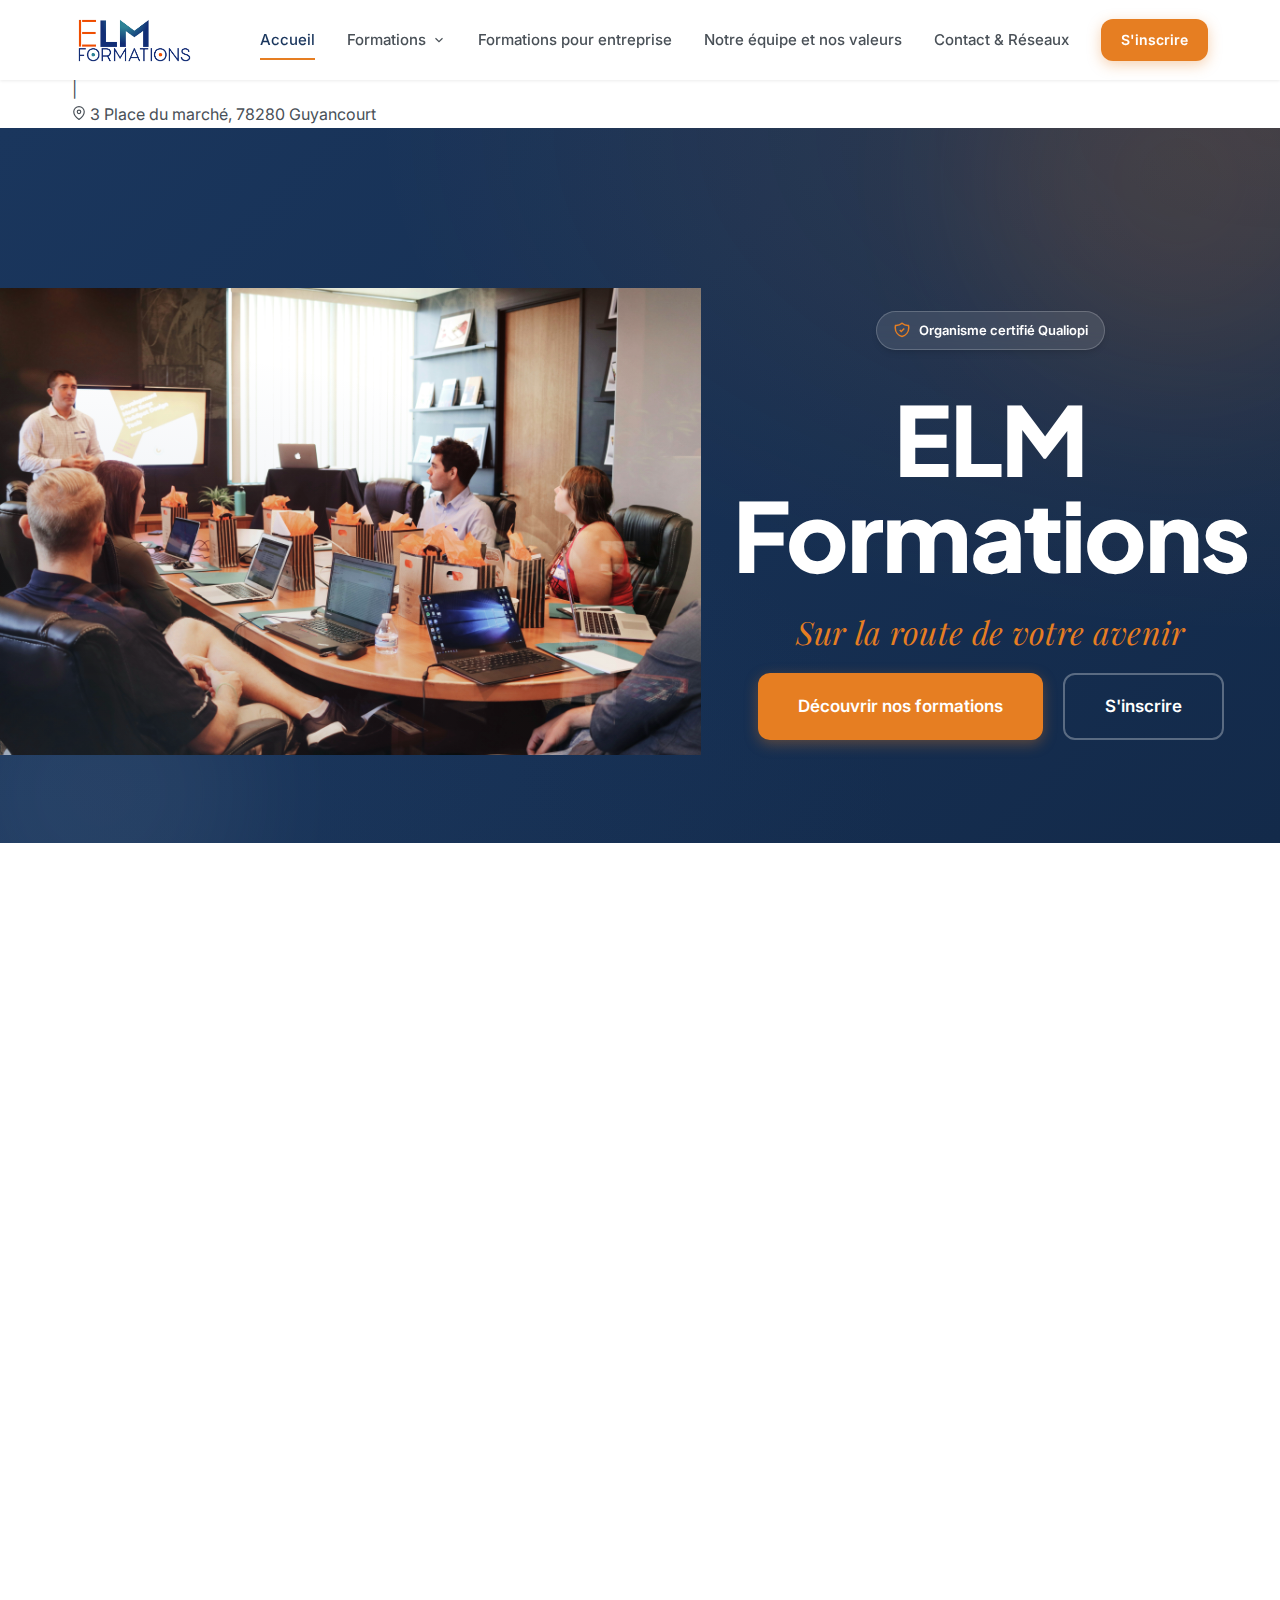
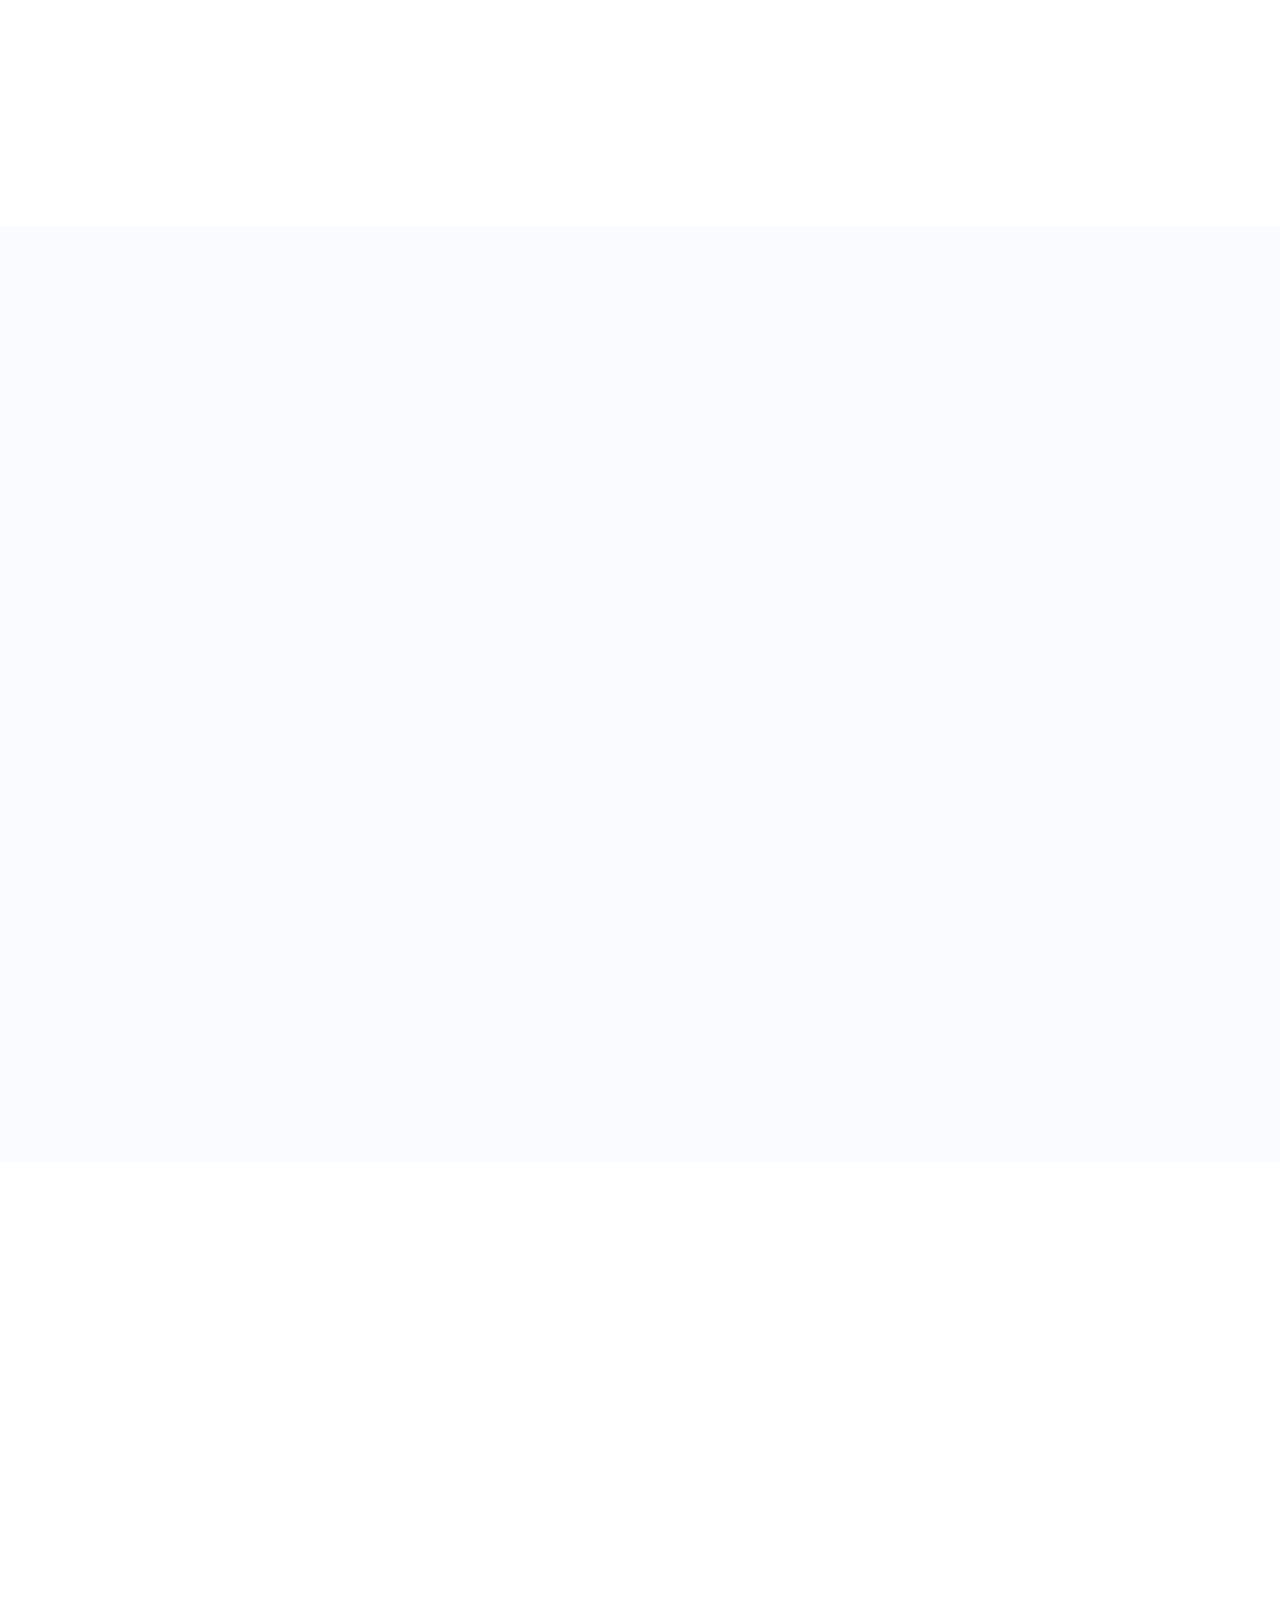
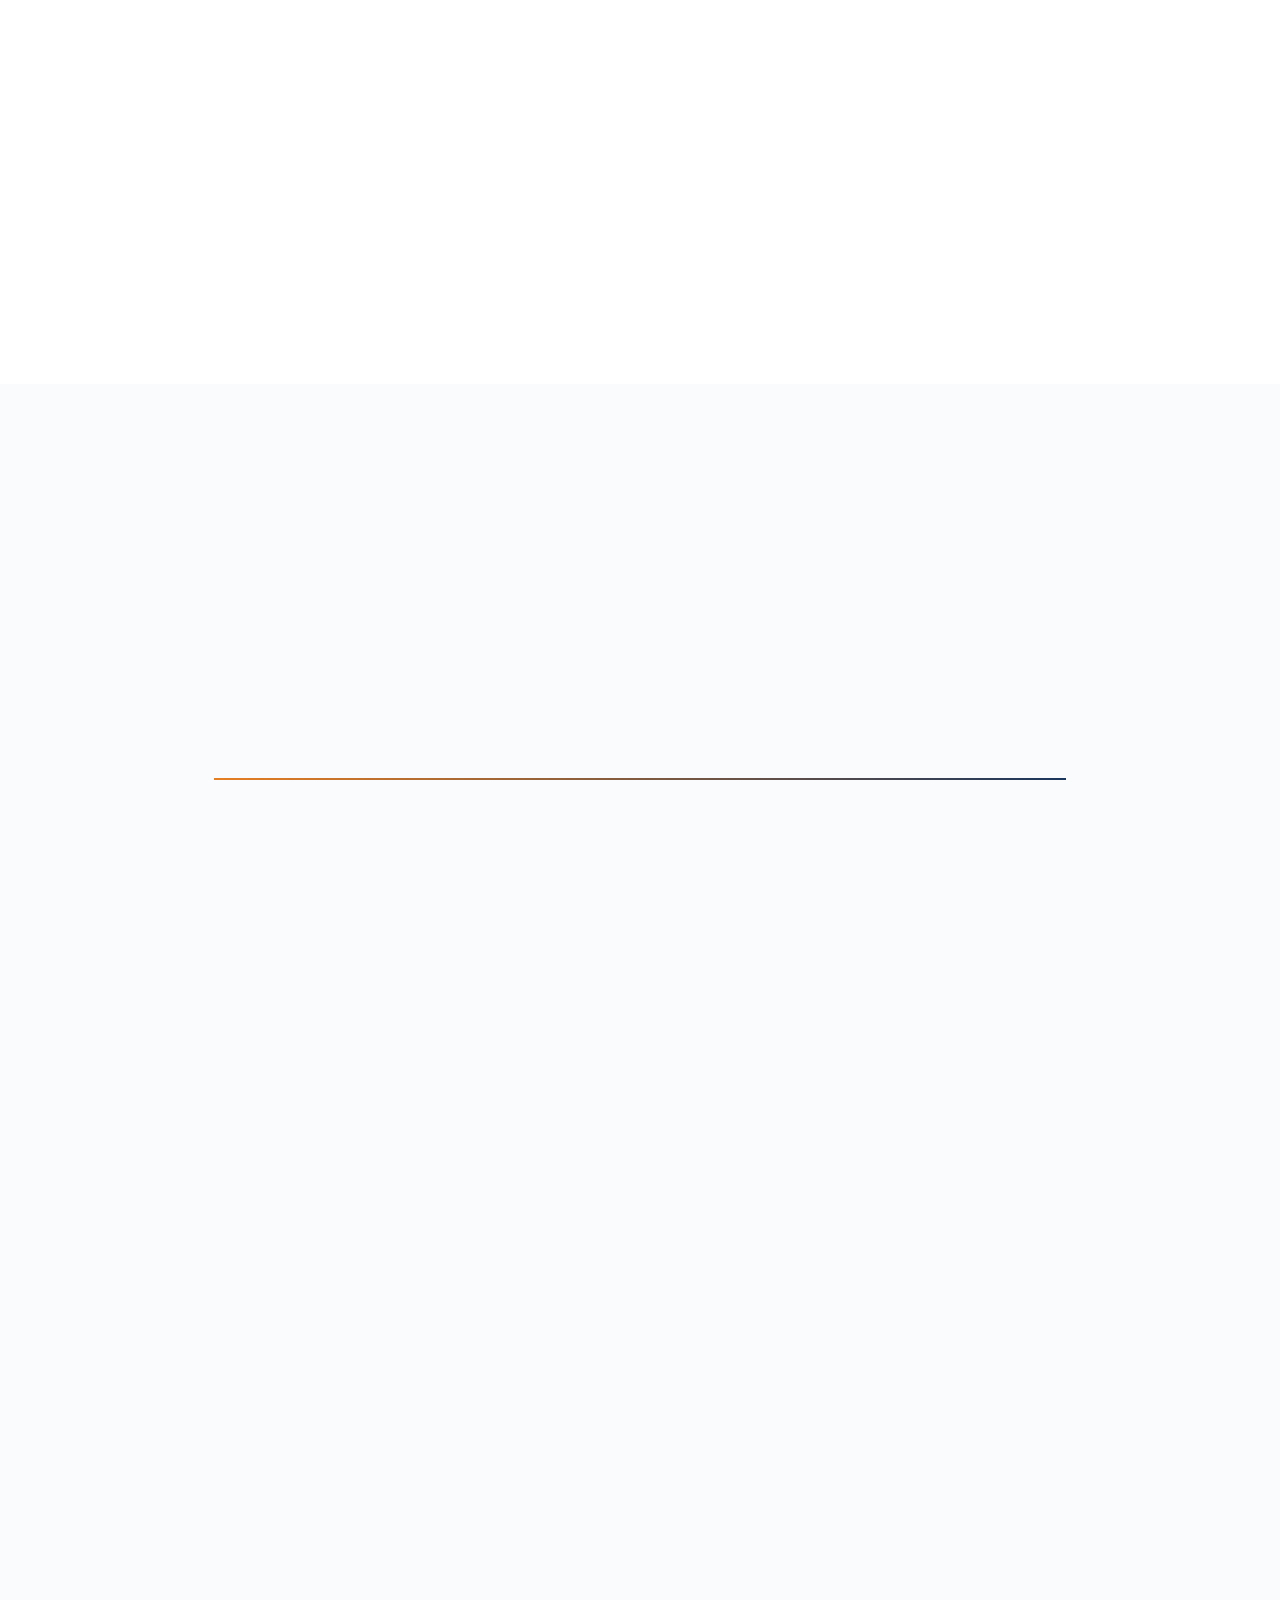
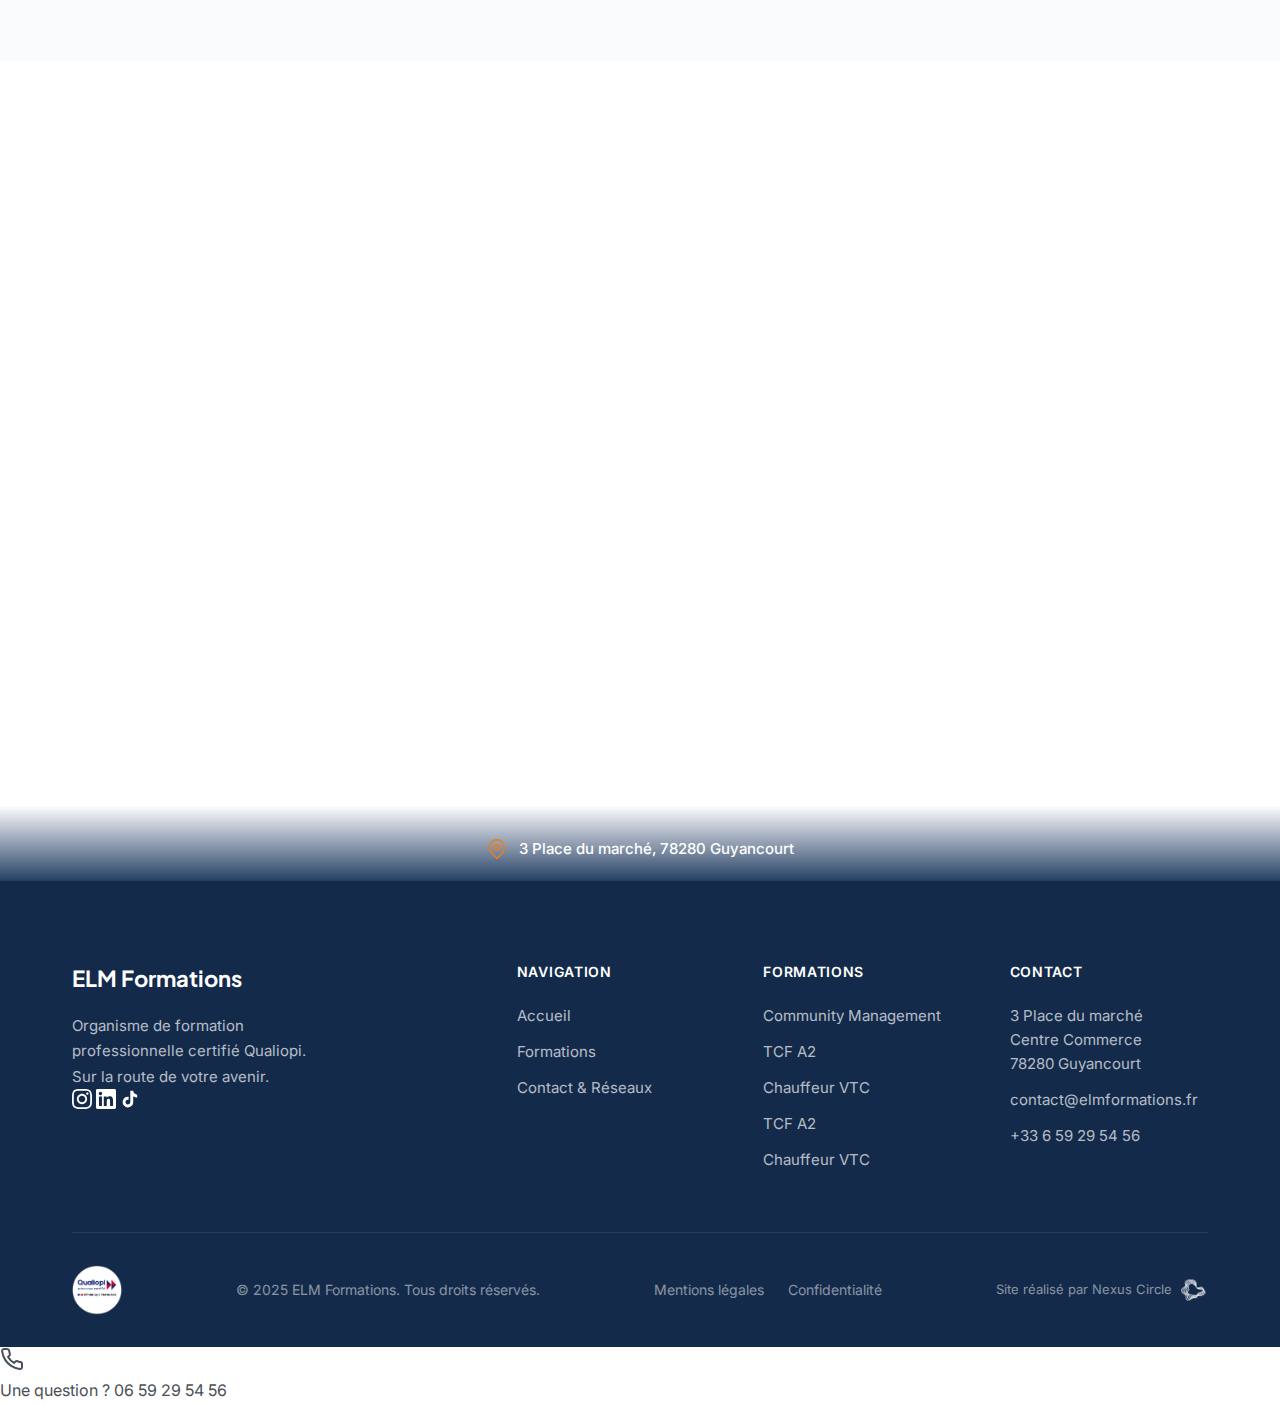
<file: index.html>
<!DOCTYPE html>
<html lang="fr">
<head>
    <meta charset="UTF-8">
    <meta name="viewport" content="width=device-width, initial-scale=1.0">
    
    <!-- SEO Meta Tags -->
    <title>Formation Sécurité Routière à Guyancourt (78) | ELM Formations - Certifié Qualiopi</title>
    <meta name="description" content="ELM Formations, expert en formation professionnelle certifié Qualiopi à Guyancourt (Yvelines). Formations certifiantes en présentiel. Plus de 10 ans d'expérience. Éligibles aux financements.">
    <meta name="keywords" content="formation professionnelle Guyancourt, centre formation Yvelines, formation taxi 78, formation secrétaire Île-de-France, community management Guyancourt, Qualiopi, formation certifiante">
    <meta name="author" content="ELM Formations">
    <meta name="robots" content="index, follow">
    <meta name="geo.region" content="FR-78">
    <meta name="geo.placename" content="Guyancourt">
    <meta name="geo.position" content="48.7654;2.0766">
    <meta name="ICBM" content="48.7654, 2.0766">
    
    <!-- Canonical -->
    <link rel="canonical" href="https://elmformations.fr/">
    
    <!-- Open Graph -->
    <meta property="og:title" content="ELM Formations - Centre de Formation Professionnelle à Guyancourt (78)">
    <meta property="og:description" content="Organisme certifié Qualiopi. Formations Community Management, TCF A2 et Chauffeur VTC en présentiel à Guyancourt, Yvelines.">
    <meta property="og:type" content="website">
    <meta property="og:url" content="https://elmformations.fr/">
    <meta property="og:locale" content="fr_FR">
    <meta property="og:site_name" content="ELM Formations">
    
    <!-- Twitter Card -->
    <meta name="twitter:card" content="summary_large_image">
    <meta name="twitter:title" content="ELM Formations - Formation Professionnelle Guyancourt">
    <meta name="twitter:description" content="Centre de formation certifié Qualiopi à Guyancourt (78). Formations Taxi, Secrétaire, Community Management.">
    
    <!-- Fonts -->
    <link rel="preconnect" href="https://fonts.googleapis.com">
    <link rel="preconnect" href="https://fonts.gstatic.com" crossorigin>
    <link href="https://fonts.googleapis.com/css2?family=Cinzel:wght@400;500;600&family=Inter:wght@400;500;600;700&family=Playfair+Display:ital,wght@1,400;1,500&family=Plus+Jakarta+Sans:wght@500;600;700;800&display=swap" rel="stylesheet">
    <link rel="stylesheet" href="css/style.css?v=22">
    
    <!-- Schema.org JSON-LD - LocalBusiness + EducationalOrganization -->
    <script type="application/ld+json">
    {
        "@context": "https://schema.org",
        "@type": ["LocalBusiness", "EducationalOrganization"],
        "@id": "https://elmformations.fr/#organization",
        "name": "ELM Formations",
        "description": "Expert en formation à la sécurité routière certifié Qualiopi à Guyancourt. Spécialisé dans les métiers du transport et de la route depuis plus de 10 ans.",
        "url": "https://elmformations.fr",
        "telephone": "+33659295456",
        "email": "contact@elmformations.fr",
        "address": {
            "@type": "PostalAddress",
            "streetAddress": "3 Place du marché, Centre Commerce",
            "addressLocality": "Guyancourt",
            "postalCode": "78280",
            "addressRegion": "Île-de-France",
            "addressCountry": "FR"
        },
        "geo": {
            "@type": "GeoCoordinates",
            "latitude": 48.7654,
            "longitude": 2.0766
        },
        "areaServed": [
            {
                "@type": "City",
                "name": "Guyancourt"
            },
            {
                "@type": "AdministrativeArea",
                "name": "Yvelines"
            },
            {
                "@type": "AdministrativeArea",
                "name": "Île-de-France"
            }
        ],
        "hasCredential": {
            "@type": "EducationalOccupationalCredential",
            "credentialCategory": "Certification Qualiopi",
            "name": "Qualiopi - Processus certifié"
        },
        "makesOffer": [
            {
                "@type": "Offer",
                "itemOffered": {
                    "@type": "Course",
                    "name": "Formation Chauffeur VTC",
                    "description": "Formation complète de préparation à l'examen VTC",
                    "provider": {"@id": "https://elmformations.fr/#organization"}
                }
            },
            {
                "@type": "Offer",
                "itemOffered": {
                    "@type": "Course",
                    "name": "Formation TCF A2",
                    "description": "Préparation certifiante au TCF pour certifier le niveau A2 en français",
                    "provider": {"@id": "https://elmformations.fr/#organization"}
                }
            },
            {
                "@type": "Offer",
                "itemOffered": {
                    "@type": "Course",
                    "name": "Formation Community Management",
                    "description": "Formation au marketing digital et à la gestion des réseaux sociaux",
                    "provider": {"@id": "https://elmformations.fr/#organization"}
                }
            }
        ],
        "sameAs": []
    }
    </script>
</head>
<body>
    <!-- Top Bar -->
    <div class="top-bar">
        <div class="container top-bar-content">
            <div class="top-bar-item">
                <svg width="14" height="14" viewBox="0 0 24 24" fill="none" stroke="currentColor" stroke-width="2">
                    <path d="M22 16.92v3a2 2 0 01-2.18 2 19.79 19.79 0 01-8.63-3.07 19.5 19.5 0 01-6-6 19.79 19.79 0 01-3.07-8.67A2 2 0 014.11 2h3a2 2 0 012 1.72 12.84 12.84 0 00.7 2.81 2 2 0 01-.45 2.11L8.09 9.91a16 16 0 006 6l1.27-1.27a2 2 0 012.11-.45 12.84 12.84 0 002.81.7A2 2 0 0122 16.92z"/>
                </svg>
                <a href="tel:+33659295456">06 59 29 54 56</a>
            </div>
            <span class="top-bar-separator">|</span>
            <div class="top-bar-item">
                <svg width="14" height="14" viewBox="0 0 24 24" fill="none" stroke="currentColor" stroke-width="2">
                    <path d="M4 4h16c1.1 0 2 .9 2 2v12c0 1.1-.9 2-2 2H4c-1.1 0-2-.9-2-2V6c0-1.1.9-2 2-2z"/>
                    <polyline points="22,6 12,13 2,6"/>
                </svg>
                <a href="mailto:contact@elmformations.fr">contact@elmformations.fr</a>
            </div>
            <span class="top-bar-separator">|</span>
            <div class="top-bar-item">
                <svg width="14" height="14" viewBox="0 0 24 24" fill="none" stroke="currentColor" stroke-width="2">
                    <path d="M21 10c0 7-9 13-9 13s-9-6-9-13a9 9 0 0118 0z"/>
                    <circle cx="12" cy="10" r="3"/>
                </svg>
                <a href="https://maps.google.com/?q=3+Place+du+marché,+78280+Guyancourt" target="_blank" rel="noopener noreferrer">3 Place du marché, 78280 Guyancourt</a>
            </div>
        </div>
    </div>

    <!-- Header -->
    <header class="header" id="header">
        <nav class="nav container">
            <a href="index.html" class="logo">
                <img src="Images/Logo-ELM.png" alt="ELM Formations" class="logo-img">
            </a>
            <div class="nav-menu" id="nav-menu">
                <div class="nav-dropdown">
                    <a href="index.html" class="nav-link nav-dropdown-toggle active">Accueil</a>
                    <div class="nav-mega-menu nav-mega-single">
                        <a href="index.html" class="nav-mega-item">
                            <div class="nav-page-preview">
                                <div class="preview-header">
                                    <div class="preview-logo"></div>
                                    <div class="preview-nav-items">
                                        <span></span><span></span><span></span>
                                    </div>
                                </div>
                                <div class="preview-hero preview-hero-accueil">
                                    <div class="preview-badge"></div>
                                    <div class="preview-title-large">ELM Formations</div>
                                    <div class="preview-subtitle"></div>
                                    <div class="preview-buttons">
                                        <span class="preview-btn-primary"></span>
                                        <span class="preview-btn-secondary"></span>
                                    </div>
                                </div>
                                <div class="preview-section">
                                    <div class="preview-cards-row">
                                        <div class="preview-card-mini"></div>
                                        <div class="preview-card-mini"></div>
                                        <div class="preview-card-mini"></div>
                                    </div>
                                </div>
                            </div>
                            <div class="nav-mega-info">
                                <span class="nav-mega-title">Page d'accueil</span>
                                <span class="nav-mega-desc">Découvrir ELM Formations</span>
                            </div>
                        </a>
                    </div>
                </div>
                <div class="nav-dropdown">
                    <span class="nav-link nav-dropdown-toggle">
                        Formations
                        <svg width="14" height="14" viewBox="0 0 24 24" fill="none" stroke="currentColor" stroke-width="2">
                            <polyline points="6 9 12 15 18 9"/>
                        </svg>
                    </span>
                    <div class="nav-dropdown-menu">
                        <a href="formation-community.html" class="nav-dropdown-item">
                            <span class="nav-dropdown-icon nav-dropdown-icon-community">
                                <svg width="18" height="18" viewBox="0 0 24 24" fill="none" stroke="currentColor" stroke-width="1.5">
                                    <path d="M17 21v-2a4 4 0 00-4-4H5a4 4 0 00-4 4v2"/>
                                    <circle cx="9" cy="7" r="4"/>
                                    <path d="M23 21v-2a4 4 0 00-3-3.87"/>
                                    <path d="M16 3.13a4 4 0 010 7.75"/>
                                </svg>
                            </span>
                            Community Management
                        </a>
                        <a href="formation-tcf-tout-public-a2.html" class="nav-dropdown-item">
                            <span class="nav-dropdown-icon nav-dropdown-icon-community">
                                <svg width="18" height="18" viewBox="0 0 24 24" fill="none" stroke="currentColor" stroke-width="1.5">
                                    <path d="M12 2L2 7l10 5 10-5-10-5z"/>
                                    <path d="M2 17l10 5 10-5M2 12l10 5 10-5"/>
                                </svg>
                            </span>
                            TCF A2
                        </a>
                        <a href="formation-chauffeur-vtc.html" class="nav-dropdown-item">
                            <span class="nav-dropdown-icon nav-dropdown-icon-taxi">
                                <svg width="18" height="18" viewBox="0 0 24 24" fill="none" stroke="currentColor" stroke-width="1.5">
                                    <path d="M5 17h14v-5H5v5z"/>
                                    <path d="M19 12l-1-5H6L5 12"/>
                                    <circle cx="7.5" cy="17" r="1.5"/>
                                    <circle cx="16.5" cy="17" r="1.5"/>
                                </svg>
                            </span>
                            Chauffeur VTC
                        </a>
                    </div>
                </div>
                <div class="nav-dropdown">
                    <a href="formations-professionnelles.html" class="nav-link nav-dropdown-toggle">Formations pour entreprise</a>
                </div>
                <div class="nav-dropdown">
                    <a href="equipe.html" class="nav-link nav-dropdown-toggle">Notre équipe et nos valeurs</a>
                    <div class="nav-mega-menu nav-mega-single">
                        <a href="equipe.html" class="nav-mega-item">
                            <div class="nav-page-preview">
                                <div class="preview-header">
                                    <div class="preview-logo"></div>
                                    <div class="preview-nav-items">
                                        <span></span><span></span><span></span>
                                    </div>
                                </div>
                                <div class="preview-hero preview-hero-equipe">
                                    <div class="preview-badge-light"></div>
                                    <div class="preview-title-medium">Notre Équipe</div>
                                    <div class="preview-subtitle-light"></div>
                                </div>
                                <div class="preview-legitimite-row">
                                    <div class="preview-legitimite-stat"></div>
                                    <div class="preview-legitimite-stat"></div>
                                    <div class="preview-legitimite-stat"></div>
                                </div>
                            </div>
                            <div class="nav-mega-info">
                                <span class="nav-mega-title">Notre équipe et nos valeurs</span>
                                <span class="nav-mega-desc">Formateurs experts passionnés</span>
                            </div>
                        </a>
                    </div>
                </div>
                <div class="nav-dropdown">
                    <a href="contact-form.html" class="nav-link nav-dropdown-toggle">Contact & Réseaux</a>
                    <div class="nav-mega-menu nav-mega-single">
                        <a href="contact-form.html" class="nav-mega-item">
                            <div class="nav-page-preview">
                                <div class="preview-header">
                                    <div class="preview-logo"></div>
                                    <div class="preview-nav-items"><span></span><span></span><span></span></div>
                                </div>
                                <div class="preview-hero preview-hero-contact">
                                    <div class="preview-badge-light"></div>
                                    <div class="preview-title-medium">Contact</div>
                                    <div class="preview-subtitle-light"></div>
                                </div>
                                <div class="preview-section preview-section-light">
                                    <div class="preview-social-icons">
                                        <span class="preview-social-icon"></span>
                                        <span class="preview-social-icon"></span>
                                        <span class="preview-social-icon"></span>
                                    </div>
                                </div>
                            </div>
                            <div class="nav-mega-info"><span class="nav-mega-title">Contact & Réseaux</span><span class="nav-mega-desc">Nous suivre et nous contacter</span></div>
                        </a>
                    </div>
                </div>
                <div class="nav-dropdown">
                    <a href="contact.html" class="btn btn-primary btn-sm nav-dropdown-toggle">S'inscrire</a>
                    <div class="nav-mega-menu nav-mega-single">
                        <a href="contact.html" class="nav-mega-item">
                            <div class="nav-page-preview">
                                <div class="preview-header">
                                    <div class="preview-logo"></div>
                                    <div class="preview-nav-items"><span></span><span></span><span></span></div>
                                </div>
                                <div class="preview-hero preview-hero-inscription">
                                    <div class="preview-badge"></div>
                                    <div class="preview-title-medium">Inscription</div>
                                    <div class="preview-subtitle"></div>
                                </div>
                                <div class="preview-section">
                                    <div class="preview-form">
                                        <div class="preview-form-field"></div>
                                        <div class="preview-form-btn"></div>
                                    </div>
                                </div>
                            </div>
                            <div class="nav-mega-info"><span class="nav-mega-title">S'inscrire</span><span class="nav-mega-desc">Inscription à nos formations</span></div>
                        </a>
                    </div>
                </div>
            </div>
            <button class="nav-toggle" id="nav-toggle" aria-label="Menu">
                <span></span>
                <span></span>
                <span></span>
            </button>
        </nav>
    </header>

    <main>
        <!-- Hero Section -->
        <section class="hero hero-centered hero-with-image">
            <div class="hero-background">
                <img src="Images/campaign-creators-gMsnXqILjp4-unsplash.jpg" alt="Formation professionnelle en salle" class="hero-bg-image">
                <div class="hero-overlay"></div>
            </div>
            <div class="hero-decoration">
                <div class="hero-shape hero-shape-1"></div>
                <div class="hero-shape hero-shape-2"></div>
                <div class="hero-shape hero-shape-3"></div>
            </div>
            <div class="container">
                <div class="hero-center-content">
                    <div class="badge hero-badge">
                        <svg class="badge-icon" viewBox="0 0 24 24" fill="none" stroke="currentColor" stroke-width="2">
                            <path d="M9 12l2 2 4-4m5.618-4.016A11.955 11.955 0 0112 2.944a11.955 11.955 0 01-8.618 3.04A12.02 12.02 0 003 9c0 5.591 3.824 10.29 9 11.622 5.176-1.332 9-6.03 9-11.622 0-1.042-.133-2.052-.382-3.016z"/>
                        </svg>
                        Organisme certifié Qualiopi
                    </div>
                    <h1 class="hero-main-title">ELM Formations</h1>
                    <p class="hero-slogan">Sur la route de votre avenir</p>
                    <div class="hero-cta-centered">
                        <a href="#formations" class="btn btn-primary btn-lg">
                            Découvrir nos formations
                        </a>
                        <a href="contact.html" class="btn btn-outline btn-lg">S'inscrire</a>
                    </div>
                </div>
            </div>
        </section>

        <!-- About Section -->
        <section class="section">
            <div class="container">
                <div class="grid-2">
                    <div class="about-content slide-left">
                        <span class="badge badge-orange">À propos</span>
                        <h2 class="section-title" style="text-align: left; margin-top: 1rem;">Expert en formation à la sécurité routière</h2>
                        <p class="about-text">
                            ELM Formations est un organisme de formation certifié Qualiopi, spécialisé dans l'accompagnement des professionnels et des structures évoluant dans les secteurs de la <strong>mobilité</strong>, de la <strong>sécurité</strong> et de la <strong>gestion d'activité</strong>. Nous concevons et dispensons des parcours de formation complets, alliant exigences réglementaires, compétences opérationnelles et développement des fonctions clés nécessaires au bon fonctionnement et à la valorisation des entreprises, dans les Yvelines et ses environs.
                        </p>
                        <p class="about-text">
                            Notre expertise repose sur une connaissance approfondie des métiers de la sécurité routière. 
                            Nos formateurs, tous issus du terrain, vous accompagnent vers l'obtention de vos certifications professionnelles.
                        </p>
                        <div class="about-features">
                            <div class="about-feature">
                                <div class="about-feature-icon">
                                    <svg width="18" height="18" viewBox="0 0 24 24" fill="none" stroke="currentColor" stroke-width="2">
                                        <polyline points="20 6 9 17 4 12"/>
                                    </svg>
                                </div>
                                <span>Spécialiste de la sécurité routière</span>
                            </div>
                            <div class="about-feature">
                                <div class="about-feature-icon">
                                    <svg width="18" height="18" viewBox="0 0 24 24" fill="none" stroke="currentColor" stroke-width="2">
                                        <polyline points="20 6 9 17 4 12"/>
                                    </svg>
                                </div>
                                <span>Formateurs issus du terrain</span>
                            </div>
                            <div class="about-feature">
                                <div class="about-feature-icon">
                                    <svg width="18" height="18" viewBox="0 0 24 24" fill="none" stroke="currentColor" stroke-width="2">
                                        <polyline points="20 6 9 17 4 12"/>
                                    </svg>
                                </div>
                                <span>Organisme certifié Qualiopi</span>
                            </div>
                            <div class="about-feature">
                                <div class="about-feature-icon">
                                    <svg width="18" height="18" viewBox="0 0 24 24" fill="none" stroke="currentColor" stroke-width="2">
                                        <polyline points="20 6 9 17 4 12"/>
                                    </svg>
                                </div>
                                <span>Accessible aux personnes en situation de handicap</span>
                            </div>
                        </div>
                    </div>
                    <div class="about-visual slide-right">
                        <div class="about-card">
                            <div class="about-card-header">
                                <div class="about-card-icon">
                                    <svg width="28" height="28" viewBox="0 0 24 24" fill="none" stroke="currentColor" stroke-width="2">
                                        <path d="M22 10v6M2 10l10-5 10 5-10 5z"/>
                                        <path d="M6 12v5c3 3 9 3 12 0v-5"/>
                                    </svg>
                                </div>
                                <div>
                                    <p class="about-card-title">ELM Formations</p>
                                    <p class="about-card-subtitle">Expert sécurité routière • Qualiopi</p>
                                </div>
                            </div>
                            <div class="about-card-stats">
                                <div class="about-card-stat">
                                    <svg class="stat-icon" width="24" height="24" viewBox="0 0 24 24" fill="none" stroke="currentColor" stroke-width="2">
                                        <circle cx="12" cy="12" r="10"/>
                                        <polyline points="12 6 12 12 16 14"/>
                                    </svg>
                                    <span class="about-card-stat-number">10+</span>
                                    <span class="about-card-stat-label">Années d'expérience</span>
                                </div>
                                <div class="about-card-stat">
                                    <svg class="stat-icon" width="24" height="24" viewBox="0 0 24 24" fill="none" stroke="currentColor" stroke-width="2">
                                        <path d="M17 21v-2a4 4 0 00-4-4H5a4 4 0 00-4 4v2"/>
                                        <circle cx="9" cy="7" r="4"/>
                                        <path d="M23 21v-2a4 4 0 00-3-3.87M16 3.13a4 4 0 010 7.75"/>
                                    </svg>
                                    <span class="about-card-stat-number">2000+</span>
                                    <span class="about-card-stat-label">Élèves formés</span>
                                </div>
                                <div class="about-card-stat">
                                    <svg class="stat-icon" width="24" height="24" viewBox="0 0 24 24" fill="none" stroke="currentColor" stroke-width="2">
                                        <path d="M19 17h2c.6 0 1-.4 1-1v-3c0-.9-.7-1.7-1.5-1.9L18 10l-2.7-5.4c-.3-.6-1-1-1.7-1H10.4c-.7 0-1.4.4-1.7 1L6 10l-2.5 1.1C2.7 11.3 2 12.1 2 13v3c0 .6.4 1 1 1h2"/>
                                        <circle cx="7" cy="17" r="2"/>
                                        <circle cx="17" cy="17" r="2"/>
                                    </svg>
                                    <span class="about-card-stat-label">Acteurs de la route</span>
                                </div>
                            </div>
                            <div class="about-card-qualiopi">
                                <img src="Images/qualiopi.png" alt="Certification Qualiopi - Processus certifié - République Française" class="qualiopi-logo">
                            </div>
                        </div>
                    </div>
                </div>
            </div>
        </section>

        <!-- Formations Section -->
        <section id="formations" class="section section-gray">
            <div class="container">
                <div class="section-header fade-in">
                    <span class="badge">Nos formations</span>
                    <h2 class="section-title">Formations dédiées à la sécurité routière</h2>
                    <p class="section-subtitle">
                        Des formations certifiantes conçues par des experts.<br>
                        <span class="financement-note">Formations finançables selon conditions</span>
                    </p>
                </div>
                <div class="formations-showcase">
                    <!-- Formation TCF A2 -->
                    <a href="formation-tcf-tout-public-a2.html" class="formation-card formation-card-available formation-card-small fade-in fade-in-delay-1">
                        <div class="formation-card-header">
                            <span class="formation-badge-available">Disponible</span>
                            <span class="formation-number">01</span>
                            <div class="formation-card-icon">
                                <svg width="28" height="28" viewBox="0 0 24 24" fill="none" stroke="currentColor" stroke-width="2">
                                    <path d="M12 2L2 7l10 5 10-5-10-5z"/>
                                    <path d="M2 17l10 5 10-5M2 12l10 5 10-5"/>
                                </svg>
                            </div>
                            <h3>TCF A2</h3>
                        </div>
                        <div class="formation-card-body">
                            <p>Préparez-vous au TCF pour certifier votre niveau A2 en français.</p>
                            <div class="formation-tags">
                                <span class="formation-tag">Certifiante</span>
                                <span class="formation-tag">RS6460</span>
                            </div>
                            <span class="formation-link">
                                En savoir plus
                            </span>
                        </div>
                    </a>
                    <!-- Formation mise en avant - Community Management -->
                    <a href="formation-community.html" class="formation-card formation-card-featured formation-card-large fade-in">
                        <div class="formation-card-header">
                            <span class="formation-badge-available">Disponible</span>
                            <span class="formation-number">★</span>
                            <div class="formation-card-icon">
                                <svg width="32" height="32" viewBox="0 0 24 24" fill="none" stroke="currentColor" stroke-width="2">
                                    <path d="M18 8A6 6 0 006 8c0 7-3 9-3 9h18s-3-2-3-9"/>
                                    <path d="M13.73 21a2 2 0 01-3.46 0"/>
                                    <path d="M2 8c0-2.2.7-4.3 2-6"/>
                                    <path d="M22 8c0-2.2-.7-4.3-2-6"/>
                                </svg>
                            </div>
                            <h3>Community Management</h3>
                        </div>
                        <div class="formation-card-body">
                            <p>Développez votre activité grâce aux réseaux sociaux et au marketing digital. Apprenez à créer du contenu engageant et à gérer votre présence en ligne.</p>
                            <div class="formation-tags">
                                <span class="formation-tag">Certifiante</span>
                                <span class="formation-tag">RS6452</span>
                            </div>
                            <span class="formation-link">
                                Découvrir la formation
                            </span>
                        </div>
                    </a>
                    <!-- Formation Chauffeur VTC -->
                    <a href="formation-chauffeur-vtc.html" class="formation-card formation-card-available formation-card-small fade-in fade-in-delay-2">
                        <div class="formation-card-header">
                            <span class="formation-badge-available">Disponible</span>
                            <span class="formation-number">02</span>
                            <div class="formation-card-icon">
                                <svg width="28" height="28" viewBox="0 0 24 24" fill="none" stroke="currentColor" stroke-width="2">
                                    <path d="M5 17h14v-5H5v5z"/>
                                    <path d="M19 12l-1-5H6L5 12"/>
                                    <circle cx="7.5" cy="17" r="1.5"/>
                                    <circle cx="16.5" cy="17" r="1.5"/>
                                </svg>
                            </div>
                            <h3>Chauffeur VTC</h3>
                        </div>
                        <div class="formation-card-body">
                            <p>Formation complète de préparation à l'examen VTC pour exercer le métier de chauffeur professionnel.</p>
                            <div class="formation-tags">
                                <span class="formation-tag">37h</span>
                                <span class="formation-tag">Présentiel</span>
                            </div>
                            <span class="formation-link">
                                En savoir plus
                            </span>
                        </div>
                    </a>
                </div>
            </div>
        </section>

        <!-- Financement Section -->
        <section class="section">
            <div class="container">
                <div class="section-header fade-in">
                    <span class="badge badge-orange">Financement</span>
                    <h2 class="section-title">Formations 100% finançables</h2>
                    <p class="section-subtitle">
                        Toutes nos formations sont éligibles aux dispositifs de financement. Nous vous accompagnons dans vos démarches.
                    </p>
                </div>
                <div class="financing-grid">
                    <div class="financing-card fade-in">
                        <div class="financing-icon">
                            <svg width="32" height="32" viewBox="0 0 24 24" fill="none" stroke="currentColor" stroke-width="2">
                                <path d="M20 21v-2a4 4 0 00-4-4H8a4 4 0 00-4 4v2"/>
                                <circle cx="12" cy="7" r="4"/>
                            </svg>
                        </div>
                        <h3>CPF</h3>
                        <p>Compte Personnel de Formation</p>
                    </div>
                    <div class="financing-card fade-in fade-in-delay-1">
                        <div class="financing-icon">
                            <svg width="32" height="32" viewBox="0 0 24 24" fill="none" stroke="currentColor" stroke-width="2">
                                <rect x="2" y="7" width="20" height="14" rx="2" ry="2"/>
                                <path d="M16 21V5a2 2 0 00-2-2h-4a2 2 0 00-2 2v16"/>
                            </svg>
                        </div>
                        <h3>OPCO</h3>
                        <p>Opérateurs de Compétences</p>
                    </div>
                    <div class="financing-card fade-in fade-in-delay-2">
                        <div class="financing-icon">
                            <svg width="32" height="32" viewBox="0 0 24 24" fill="none" stroke="currentColor" stroke-width="2">
                                <path d="M21 16V8a2 2 0 00-1-1.73l-7-4a2 2 0 00-2 0l-7 4A2 2 0 003 8v8a2 2 0 001 1.73l7 4a2 2 0 002 0l7-4A2 2 0 0021 16z"/>
                                <polyline points="3.27 6.96 12 12.01 20.73 6.96"/>
                                <line x1="12" y1="22.08" x2="12" y2="12"/>
                            </svg>
                        </div>
                        <h3>France Travail</h3>
                        <p>Aide Individuelle à la Formation</p>
                    </div>
                    <div class="financing-card fade-in fade-in-delay-3">
                        <div class="financing-icon">
                            <svg width="32" height="32" viewBox="0 0 24 24" fill="none" stroke="currentColor" stroke-width="2">
                                <line x1="12" y1="1" x2="12" y2="23"/>
                                <path d="M17 5H9.5a3.5 3.5 0 000 7h5a3.5 3.5 0 010 7H6"/>
                            </svg>
                        </div>
                        <h3>Autofinancement</h3>
                        <p>Paiement en plusieurs fois possible</p>
                    </div>
                </div>
                <div class="financing-cta fade-in">
                    <div class="financing-cta-content">
                        <div class="financing-cta-icon">
                            <svg width="24" height="24" viewBox="0 0 24 24" fill="none" stroke="currentColor" stroke-width="2">
                                <path d="M22 11.08V12a10 10 0 11-5.93-9.14"/>
                                <polyline points="22 4 12 14.01 9 11.01"/>
                            </svg>
                        </div>
                        <div class="financing-cta-text">
                            <strong>Accompagnement personnalisé</strong>
                            <span>Nous vous guidons dans toutes vos démarches de financement, de A à Z.</span>
                        </div>
                    </div>
                    <a href="contact.html" class="btn btn-primary">Étudier mon financement</a>
                </div>
            </div>
        </section>

        <!-- Process Section -->
        <section class="section section-gray">
            <div class="container">
                <div class="section-header fade-in">
                    <span class="badge">Comment ça marche</span>
                    <h2 class="section-title">Votre parcours vers la certification</h2>
                    <p class="section-subtitle">
                        Un processus structuré pour vous accompagner de l'inscription à la réussite.
                    </p>
                </div>
                <div class="process-grid">
                    <div class="process-card scale-in">
                        <span class="process-number">1</span>
                        <h3>Contact</h3>
                        <p>Échangeons sur votre projet et vos besoins</p>
                    </div>
                    <div class="process-card scale-in fade-in-delay-1">
                        <span class="process-number">2</span>
                        <h3>Inscription</h3>
                        <p>Validation du dossier et préparation administrative</p>
                    </div>
                    <div class="process-card scale-in fade-in-delay-2">
                        <span class="process-number">3</span>
                        <h3>Formation</h3>
                        <p>Acquisition des compétences avec nos experts</p>
                    </div>
                    <div class="process-card scale-in fade-in-delay-3">
                        <span class="process-number">4</span>
                        <h3>Certification</h3>
                        <p>Obtention de votre certification reconnue</p>
                    </div>
                </div>
            </div>
        </section>

        <!-- Values Section -->
        <section class="section section-gray">
            <div class="container">
                <div class="section-header fade-in">
                    <span class="badge">Nos valeurs</span>
                    <h2 class="section-title">Ce qui guide notre accompagnement</h2>
                </div>
                <div class="grid-4">
                    <div class="value-card fade-in">
                        <div class="value-icon">
                            <svg width="28" height="28" viewBox="0 0 24 24" fill="none" stroke="currentColor" stroke-width="2">
                                <polygon points="12 2 15.09 8.26 22 9.27 17 14.14 18.18 21.02 12 17.77 5.82 21.02 7 14.14 2 9.27 8.91 8.26 12 2"/>
                            </svg>
                        </div>
                        <h3>Excellence</h3>
                        <p>Des formations conformes aux exigences du marché</p>
                    </div>
                    <div class="value-card fade-in fade-in-delay-1">
                        <div class="value-icon">
                            <svg width="28" height="28" viewBox="0 0 24 24" fill="none" stroke="currentColor" stroke-width="2">
                                <path d="M17 21v-2a4 4 0 00-4-4H5a4 4 0 00-4 4v2"/>
                                <circle cx="9" cy="7" r="4"/>
                                <path d="M23 21v-2a4 4 0 00-3-3.87M16 3.13a4 4 0 010 7.75"/>
                            </svg>
                        </div>
                        <h3>Accompagnement</h3>
                        <p>Un suivi personnalisé tout au long du parcours</p>
                    </div>
                    <div class="value-card fade-in fade-in-delay-2">
                        <div class="value-icon">
                            <svg width="28" height="28" viewBox="0 0 24 24" fill="none" stroke="currentColor" stroke-width="2">
                                <rect x="2" y="3" width="20" height="14" rx="2" ry="2"/>
                                <line x1="8" y1="21" x2="16" y2="21"/>
                                <line x1="12" y1="17" x2="12" y2="21"/>
                            </svg>
                        </div>
                        <h3>Professionnalisme</h3>
                        <p>Des formateurs experts et expérimentés</p>
                    </div>
                    <div class="value-card fade-in fade-in-delay-3">
                        <div class="value-icon">
                            <svg width="28" height="28" viewBox="0 0 24 24" fill="none" stroke="currentColor" stroke-width="2">
                                <path d="M22 11.08V12a10 10 0 11-5.93-9.14"/>
                                <polyline points="22 4 12 14.01 9 11.01"/>
                            </svg>
                        </div>
                        <h3>Engagement</h3>
                        <p>Une implication totale dans votre réussite</p>
                    </div>
                </div>
            </div>
        </section>

        <!-- Accessibilité Section -->
        <section class="section">
            <div class="container">
                <div class="accessibility-box fade-in">
                    <div class="accessibility-icon accessibility-icon-logo">
                        <img src="Images/qualiopi.png" alt="Certification Qualiopi" class="accessibility-qualiopi-img">
                    </div>
                    <div class="accessibility-content">
                        <h3>Accessibilité & Handicap</h3>
                        <p>
                            ELM Formations s'engage à accueillir toutes les personnes en situation de handicap. 
                            Nos locaux sont accessibles aux personnes à mobilité réduite et nous adaptons nos 
                            formations en fonction des besoins spécifiques de chaque apprenant.
                        </p>
                        <p>
                            Un référent handicap est à votre disposition pour étudier vos besoins et mettre en 
                            place les aménagements nécessaires. N'hésitez pas à nous contacter en amont de votre inscription.
                        </p>
                        <a href="contact.html" class="accessibility-link">
                            Contacter notre référent handicap
                        </a>
                    </div>
                </div>
            </div>
        </section>

        <!-- Mini Map -->
        <section class="mini-map-section">
            <div class="mini-map-container">
                <iframe 
                    src="https://www.google.com/maps/embed?pb=!1m18!1m12!1m3!1d2631.5!2d2.0766!3d48.7654!2m3!1f0!2f0!3f0!3m2!1i1024!2i768!4f13.1!3m3!1m2!1s0x47e67dd0373cb5c1%3A0x87e6a4c3c7c55c5a!2s3%20Pl.%20du%20March%C3%A9%2C%2078280%20Guyancourt!5e0!3m2!1sfr!2sfr!4v1702742400000!5m2!1sfr!2sfr" 
                    width="100%" 
                    height="100%" 
                    style="border:0;" 
                    allowfullscreen="" 
                    loading="lazy" 
                    referrerpolicy="no-referrer-when-downgrade"
                    title="Localisation ELM Formations - Guyancourt">
                </iframe>
                <div class="mini-map-overlay">
                    <div class="mini-map-info">
                        <svg width="20" height="20" viewBox="0 0 24 24" fill="none" stroke="currentColor" stroke-width="2">
                            <path d="M21 10c0 7-9 13-9 13s-9-6-9-13a9 9 0 0118 0z"/>
                            <circle cx="12" cy="10" r="3"/>
                        </svg>
                        <span>3 Place du marché, 78280 Guyancourt</span>
                    </div>
                </div>
            </div>
        </section>
    </main>

    <!-- Footer -->
    <footer class="footer">
        <div class="container">
            <div class="footer-grid">
                <div class="footer-brand">
                    <a href="index.html" class="footer-logo">ELM Formations</a>
                    <p>Organisme de formation professionnelle certifié Qualiopi.<br>Sur la route de votre avenir.</p>
                    <div class="footer-social">
                        <a href="https://www.instagram.com/elmformations" target="_blank" rel="noopener noreferrer" aria-label="Instagram">
                            <svg width="20" height="20" viewBox="0 0 24 24" fill="currentColor">
                                <path d="M12 2.163c3.204 0 3.584.012 4.85.07 3.252.148 4.771 1.691 4.919 4.919.058 1.265.069 1.645.069 4.849 0 3.205-.012 3.584-.069 4.849-.149 3.225-1.664 4.771-4.919 4.919-1.266.058-1.644.07-4.85.07-3.204 0-3.584-.012-4.849-.07-3.26-.149-4.771-1.699-4.919-4.92-.058-1.265-.07-1.644-.07-4.849 0-3.204.013-3.583.07-4.849.149-3.227 1.664-4.771 4.919-4.919 1.266-.057 1.645-.069 4.849-.069zm0-2.163c-3.259 0-3.667.014-4.947.072-4.358.2-6.78 2.618-6.98 6.98-.059 1.281-.073 1.689-.073 4.948 0 3.259.014 3.668.072 4.948.2 4.358 2.618 6.78 6.98 6.98 1.281.058 1.689.072 4.948.072 3.259 0 3.668-.014 4.948-.072 4.354-.2 6.782-2.618 6.979-6.98.059-1.28.073-1.689.073-4.948 0-3.259-.014-3.667-.072-4.947-.196-4.354-2.617-6.78-6.979-6.98-1.281-.059-1.69-.073-4.949-.073zm0 5.838c-3.403 0-6.162 2.759-6.162 6.162s2.759 6.163 6.162 6.163 6.162-2.759 6.162-6.163c0-3.403-2.759-6.162-6.162-6.162zm0 10.162c-2.209 0-4-1.79-4-4 0-2.209 1.791-4 4-4s4 1.791 4 4c0 2.21-1.791 4-4 4zm6.406-11.845c-.796 0-1.441.645-1.441 1.44s.645 1.44 1.441 1.44c.795 0 1.439-.645 1.439-1.44s-.644-1.44-1.439-1.44z"/>
                            </svg>
                        </a>
                        <a href="https://www.linkedin.com/in/elm-formations-74a3a5363" target="_blank" rel="noopener noreferrer" aria-label="LinkedIn">
                            <svg width="20" height="20" viewBox="0 0 24 24" fill="currentColor">
                                <path d="M20.447 20.452h-3.554v-5.569c0-1.328-.027-3.037-1.852-3.037-1.853 0-2.136 1.445-2.136 2.939v5.667H9.351V9h3.414v1.561h.046c.477-.9 1.637-1.85 3.37-1.85 3.601 0 4.267 2.37 4.267 5.455v6.286zM5.337 7.433c-1.144 0-2.063-.926-2.063-2.065 0-1.138.92-2.063 2.063-2.063 1.14 0 2.064.925 2.064 2.063 0 1.139-.925 2.065-2.064 2.065zm1.782 13.019H3.555V9h3.564v11.452zM22.225 0H1.771C.792 0 0 .774 0 1.729v20.542C0 23.227.792 24 1.771 24h20.451C23.2 24 24 23.227 24 22.271V1.729C24 .774 23.2 0 22.222 0h.003z"/>
                            </svg>
                        </a>
                        <a href="https://www.tiktok.com/@elm.formations" target="_blank" rel="noopener noreferrer" aria-label="TikTok">
                            <svg width="20" height="20" viewBox="0 0 24 24" fill="currentColor">
                                <path d="M19.59 6.69a4.83 4.83 0 01-3.77-4.25V2h-3.45v13.67a2.89 2.89 0 01-5.2 1.74 2.89 2.89 0 012.31-4.64 2.93 2.93 0 01.88.13V9.4a6.84 6.84 0 00-1-.05A6.33 6.33 0 005 20.1a6.34 6.34 0 0010.86-4.43v-7a8.16 8.16 0 004.77 1.52v-3.4a4.85 4.85 0 01-1-.1z"/>
                            </svg>
                        </a>
                    </div>
                </div>
                <div class="footer-links">
                    <h4>Navigation</h4>
                    <a href="index.html">Accueil</a>
                    <a href="index.html#formations">Formations</a>
                    <a href="contact-form.html">Contact & Réseaux</a>
                </div>
                <div class="footer-links">
                    <h4>Formations</h4>
                    <a href="formation-community.html">Community Management</a>
                    <a href="formation-tcf-tout-public-a2.html">TCF A2</a>
                    <a href="formation-chauffeur-vtc.html">Chauffeur VTC</a>
                    <a href="formation-tcf-tout-public-a2.html">TCF A2</a>
                    <a href="formation-chauffeur-vtc.html">Chauffeur VTC</a>
                </div>
                <div class="footer-links">
                    <h4>Contact</h4>
                    <p>3 Place du marché<br>Centre Commerce<br>78280 Guyancourt</p>
                    <a href="mailto:contact@elmformations.fr">contact@elmformations.fr</a>
                    <a href="tel:+33659295456">+33 6 59 29 54 56</a>
                </div>
            </div>
            <div class="footer-bottom">
                <div class="qualiopi-badge-logo">
                    <img src="Images/qualiopi.png" alt="Certification Qualiopi" class="qualiopi-footer-logo">
                </div>
                <p>© 2025 ELM Formations. Tous droits réservés.</p>
                <div class="footer-legal">
                    <a href="mentions-legales.html">Mentions légales</a>
                    <a href="confidentialite.html">Confidentialité</a>
                </div>
                <a href="https://nexuscircle.fr" target="_blank" rel="noopener noreferrer" class="footer-credit">
                    <span>Site réalisé par Nexus Circle</span>
                    <img src="Images/Logo Nexus Circle.png" alt="Nexus Circle - Agence de Marketing d'Influence" class="footer-credit-logo">
                </a>
            </div>
        </div>
    </footer>

    <!-- Floating CTA Button -->
    <a href="tel:+33659295456" class="floating-cta">
        <div class="floating-cta-icon">
            <svg width="24" height="24" viewBox="0 0 24 24" fill="none" stroke="currentColor" stroke-width="2">
                <path d="M22 16.92v3a2 2 0 01-2.18 2 19.79 19.79 0 01-8.63-3.07 19.5 19.5 0 01-6-6 19.79 19.79 0 01-3.07-8.67A2 2 0 014.11 2h3a2 2 0 012 1.72 12.84 12.84 0 00.7 2.81 2 2 0 01-.45 2.11L8.09 9.91a16 16 0 006 6l1.27-1.27a2 2 0 012.11-.45 12.84 12.84 0 002.81.7A2 2 0 0122 16.92z"/>
            </svg>
        </div>
        <div class="floating-cta-content">
            <span class="floating-cta-label">Une question ?</span>
            <span class="floating-cta-number">06 59 29 54 56</span>
        </div>
    </a>

    <script src="js/main.js"></script>
</body>
</html>
</file>
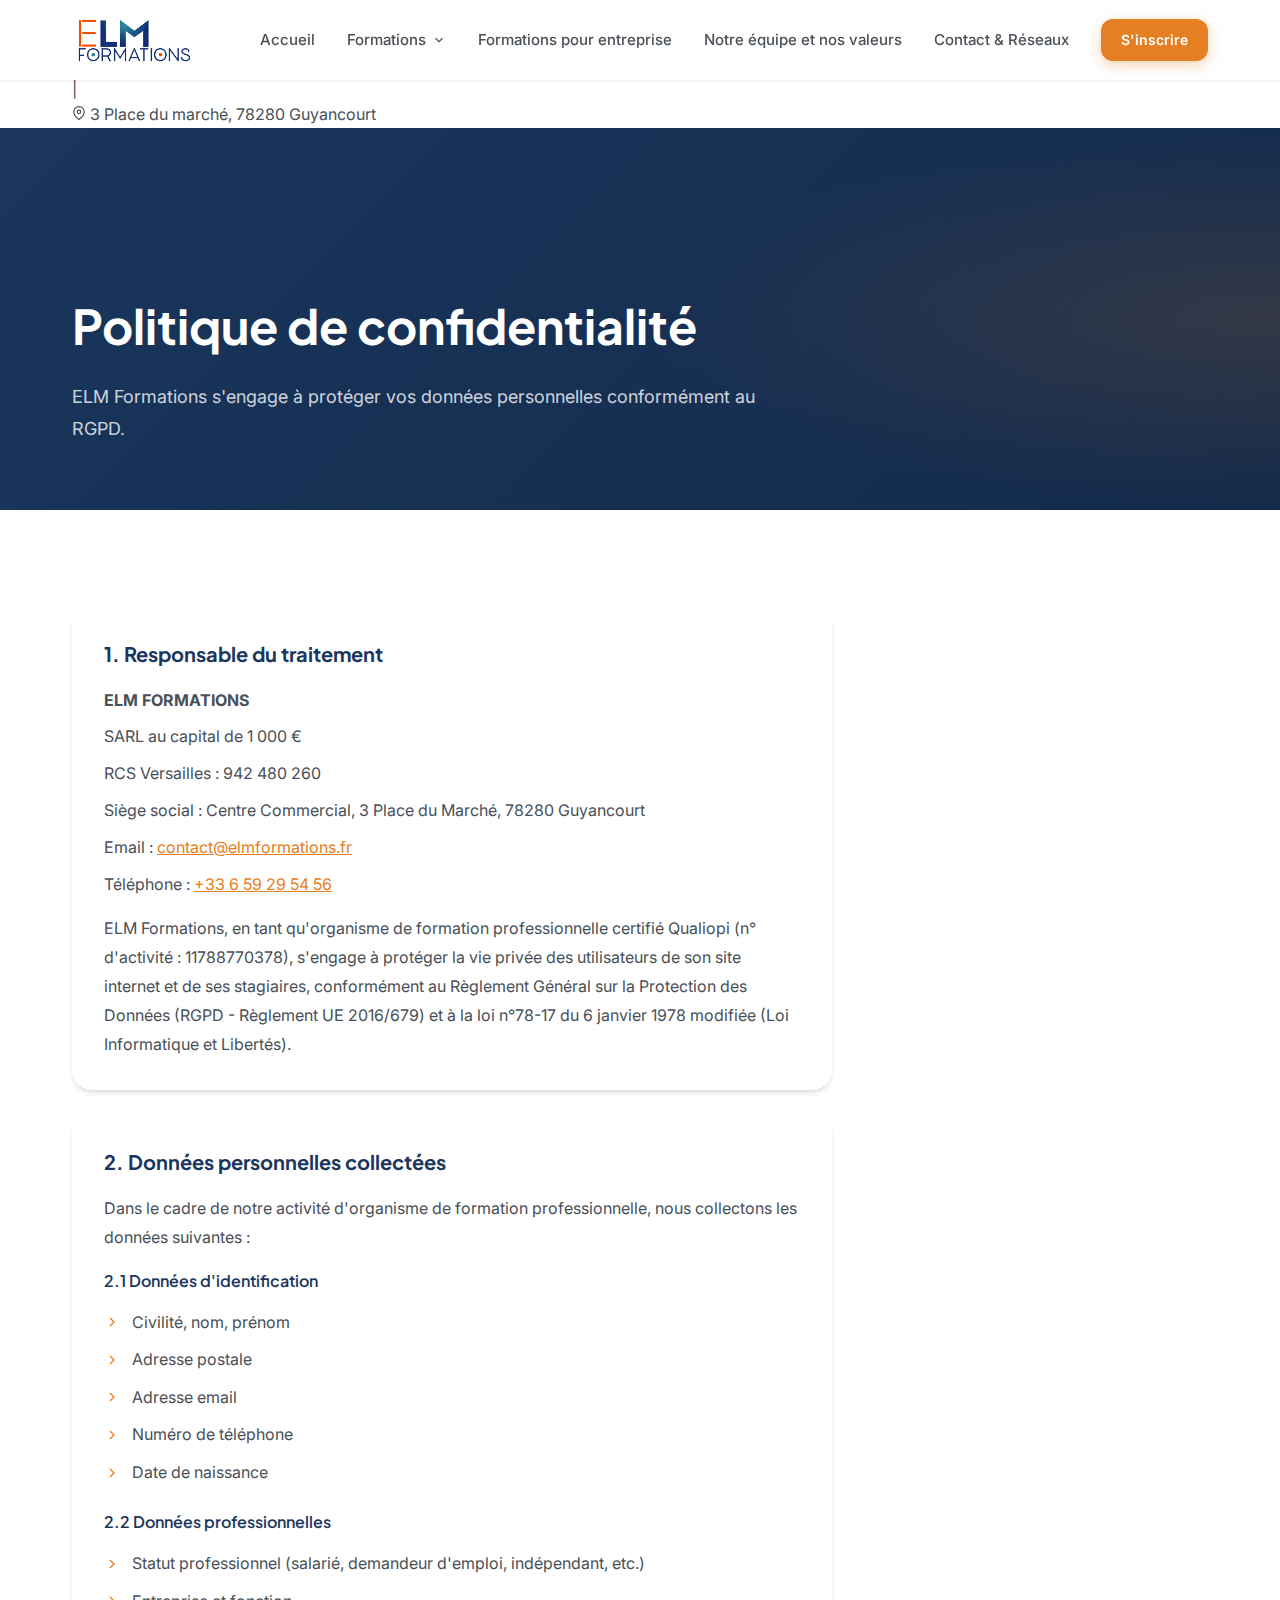
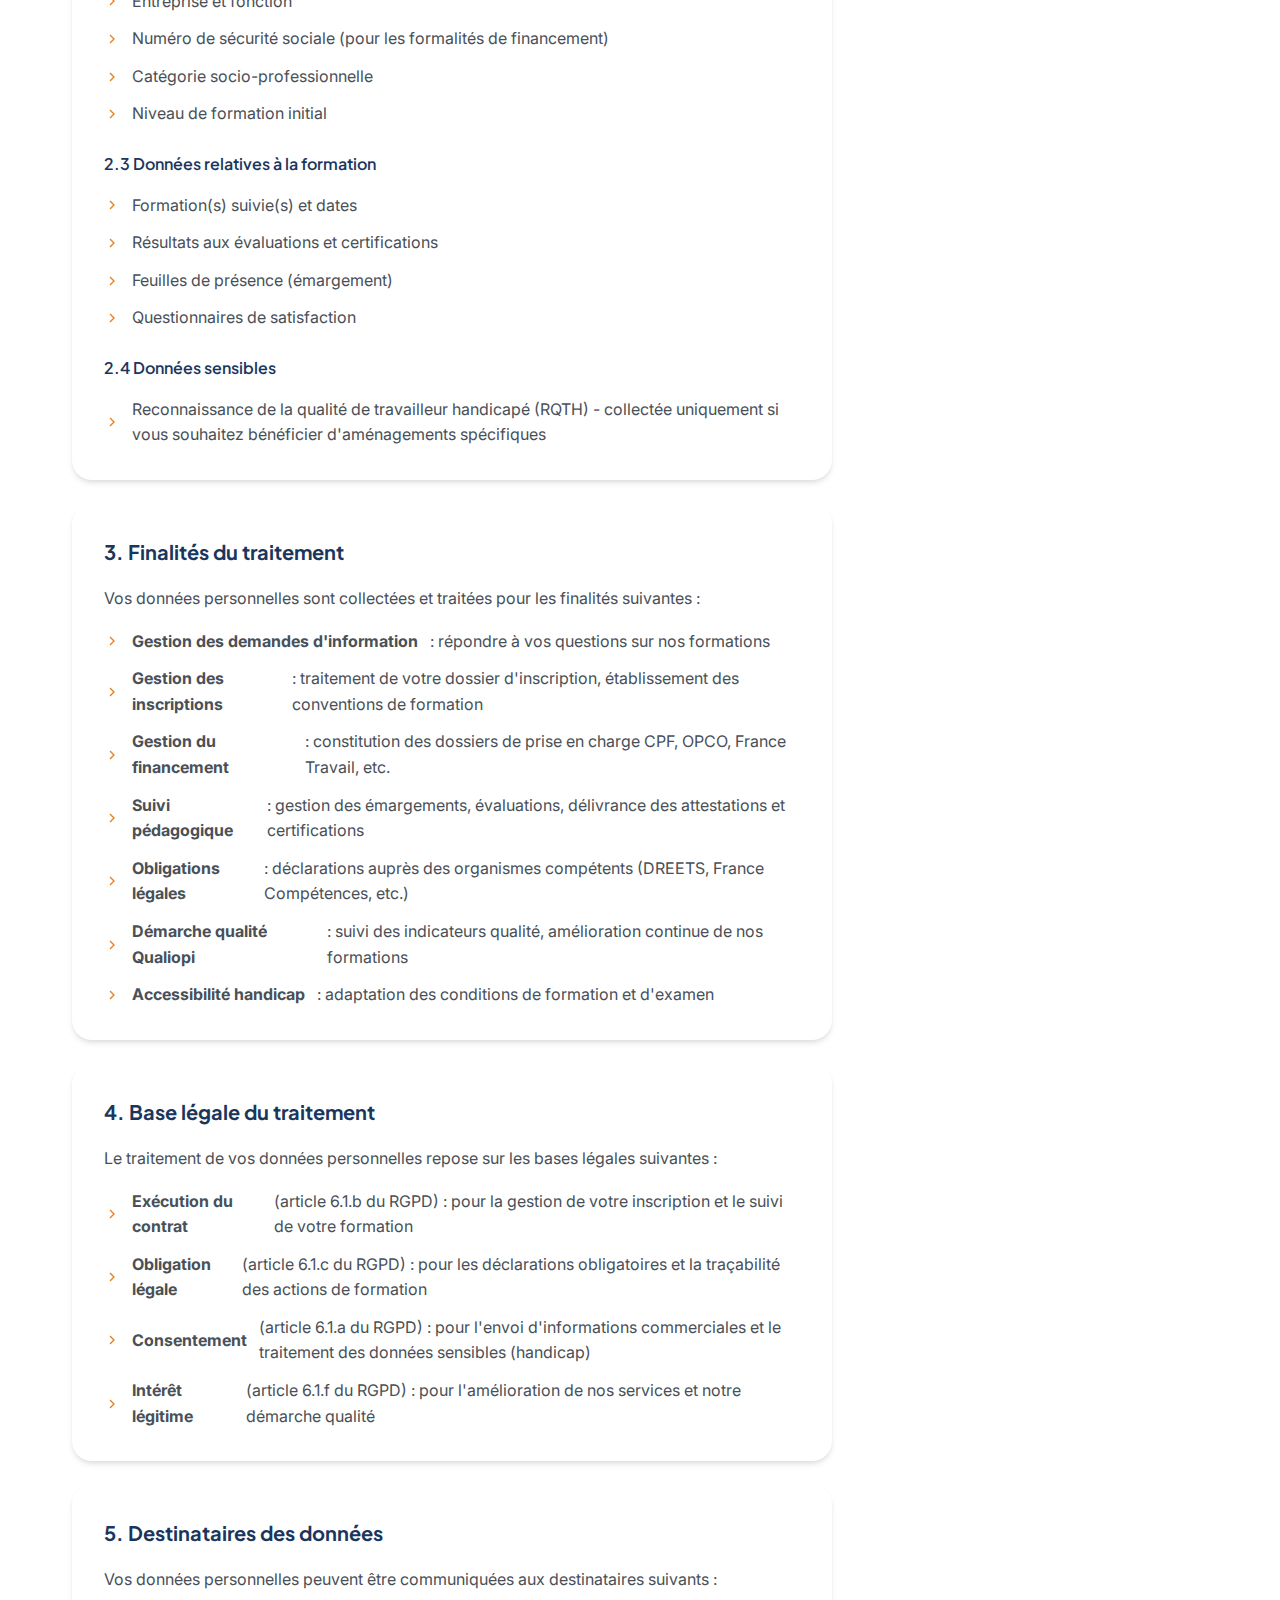
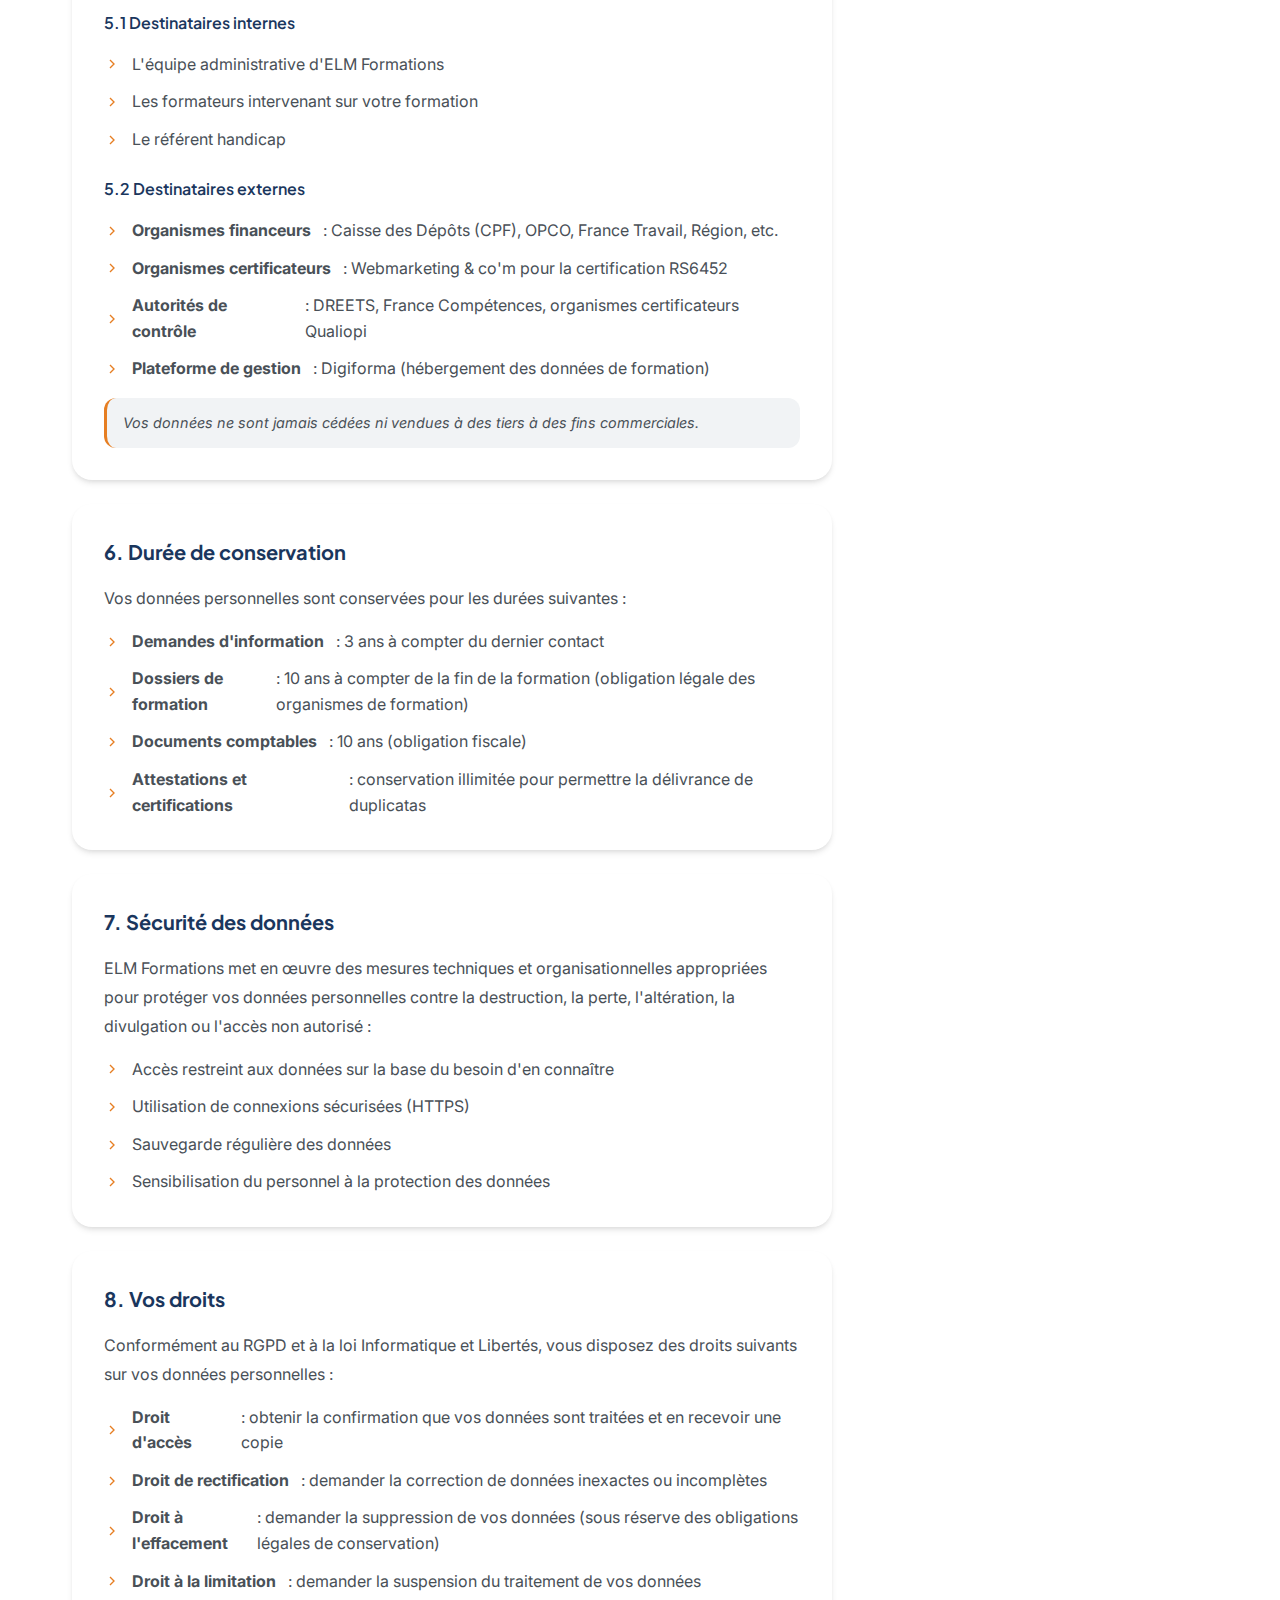
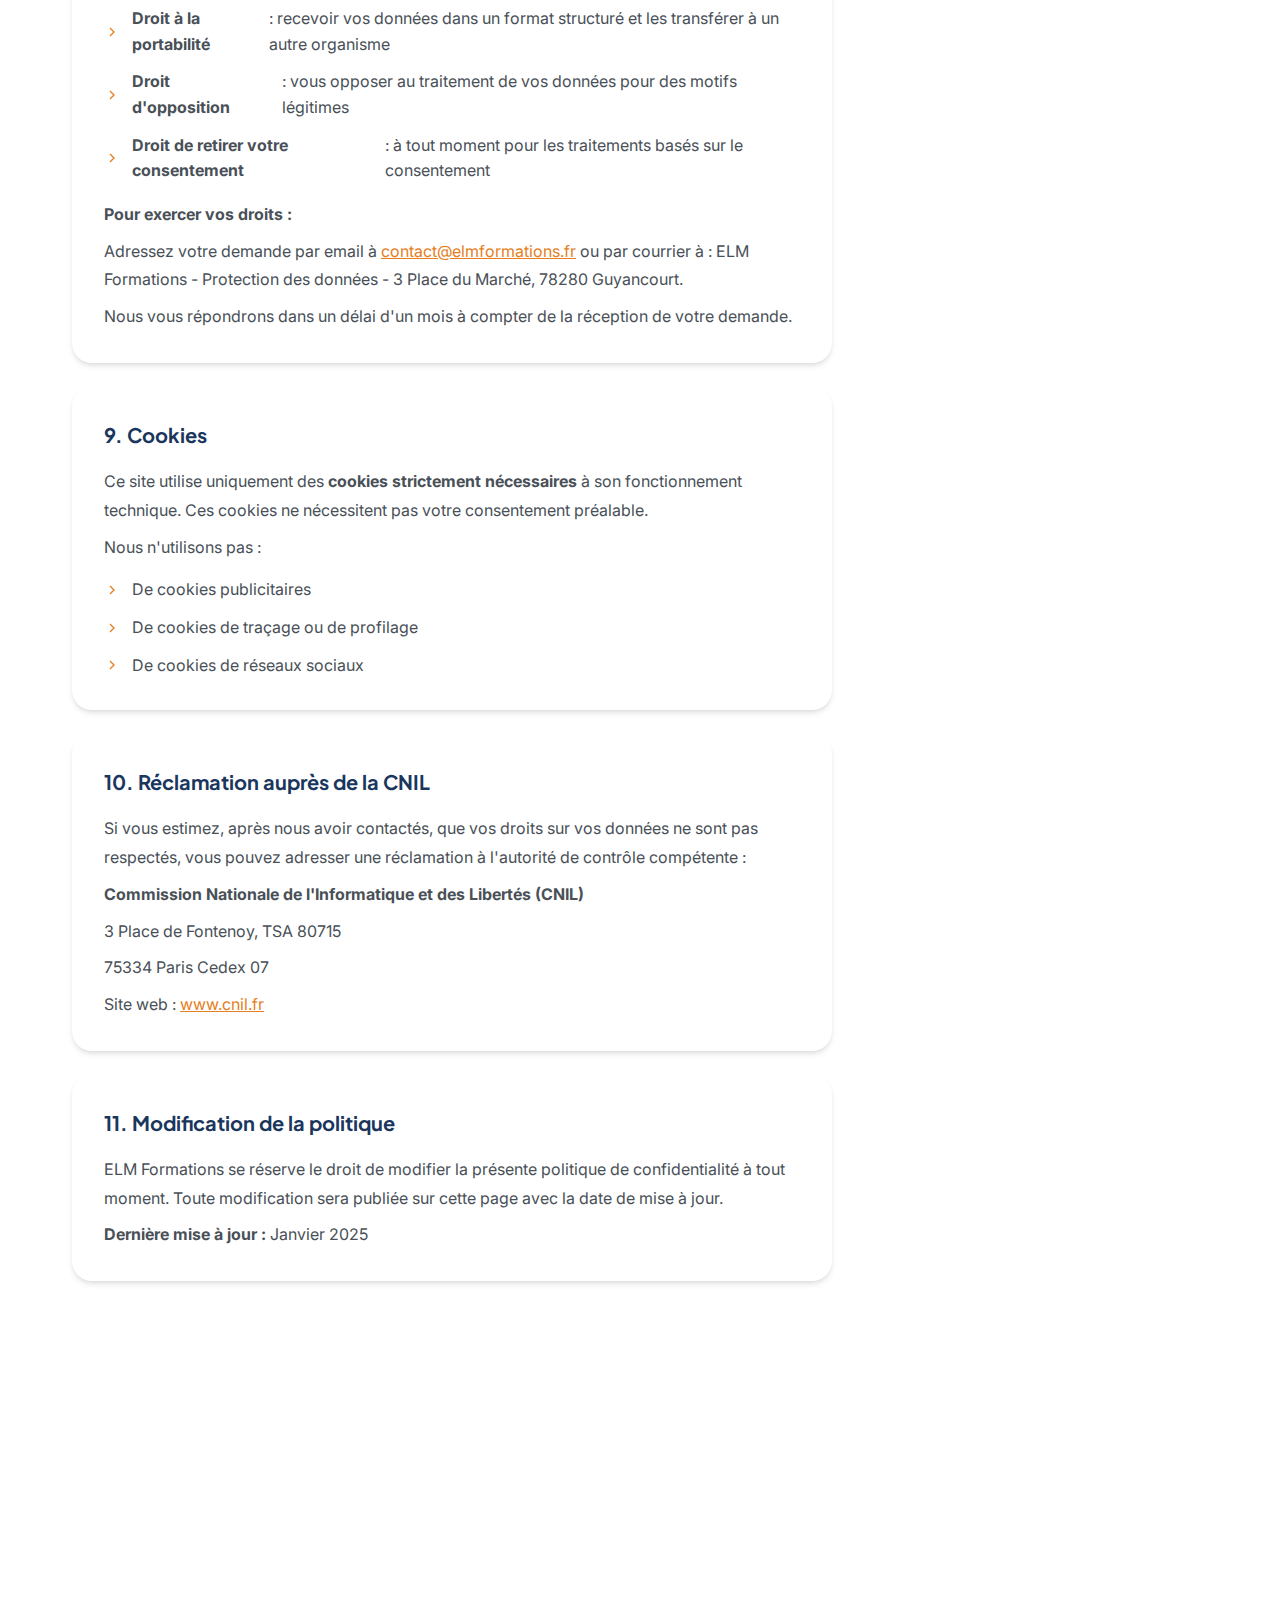
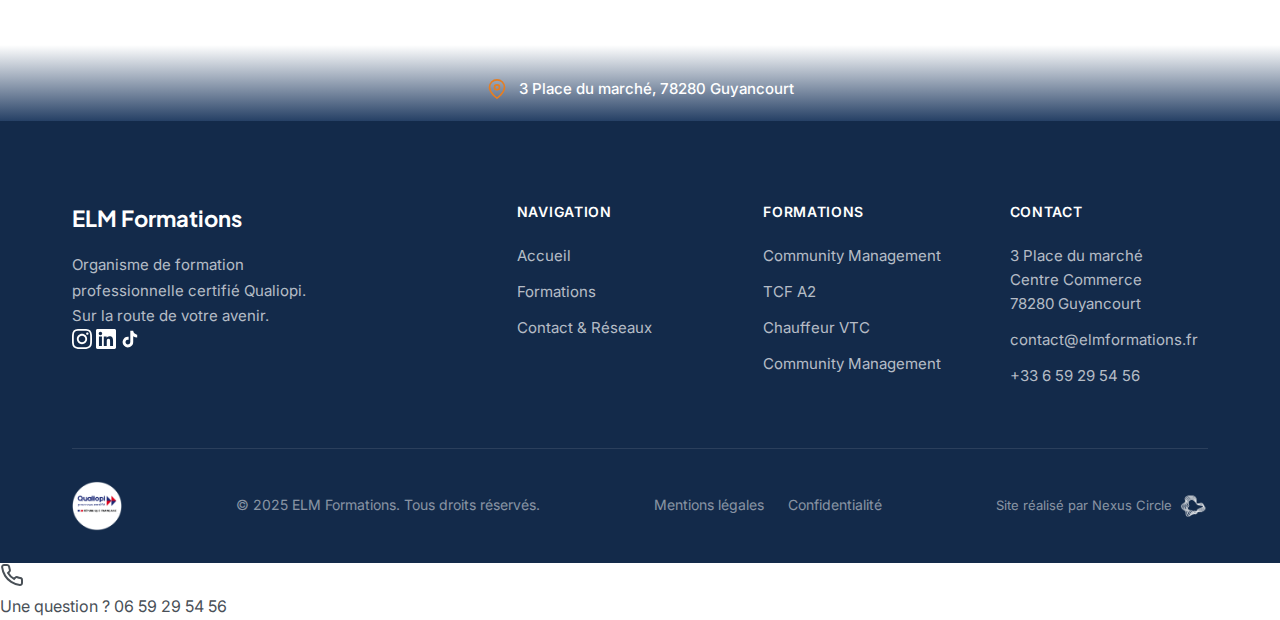
<file: confidentialite.html>
<!DOCTYPE html>
<html lang="fr">
<head>
    <meta charset="UTF-8">
    <meta name="viewport" content="width=device-width, initial-scale=1.0">
    
    <!-- SEO Meta Tags -->
    <title>Politique de Confidentialité | ELM Formations - Centre de Formation Guyancourt</title>
    <meta name="description" content="Politique de confidentialité du site ELM Formations - Protection de vos données personnelles. Organisme certifié Qualiopi.">
    <meta name="robots" content="noindex, follow">
    
    <!-- Canonical -->
    <link rel="canonical" href="https://elmformations.fr/confidentialite.html">
    
    <!-- Fonts -->
    <link rel="preconnect" href="https://fonts.googleapis.com">
    <link rel="preconnect" href="https://fonts.gstatic.com" crossorigin>
    <link href="https://fonts.googleapis.com/css2?family=Cinzel:wght@400;500;600&family=Inter:wght@400;500;600;700&family=Plus+Jakarta+Sans:wght@500;600;700;800&display=swap" rel="stylesheet">
    <link rel="stylesheet" href="css/style.css?v=22">
</head>
<body>
    <!-- Top Bar -->
    <div class="top-bar">
        <div class="container top-bar-content">
            <div class="top-bar-item">
                <svg width="14" height="14" viewBox="0 0 24 24" fill="none" stroke="currentColor" stroke-width="2">
                    <path d="M22 16.92v3a2 2 0 01-2.18 2 19.79 19.79 0 01-8.63-3.07 19.5 19.5 0 01-6-6 19.79 19.79 0 01-3.07-8.67A2 2 0 014.11 2h3a2 2 0 012 1.72 12.84 12.84 0 00.7 2.81 2 2 0 01-.45 2.11L8.09 9.91a16 16 0 006 6l1.27-1.27a2 2 0 012.11-.45 12.84 12.84 0 002.81.7A2 2 0 0122 16.92z"/>
                </svg>
                <a href="tel:+33659295456">06 59 29 54 56</a>
            </div>
            <span class="top-bar-separator">|</span>
            <div class="top-bar-item">
                <svg width="14" height="14" viewBox="0 0 24 24" fill="none" stroke="currentColor" stroke-width="2">
                    <path d="M4 4h16c1.1 0 2 .9 2 2v12c0 1.1-.9 2-2 2H4c-1.1 0-2-.9-2-2V6c0-1.1.9-2 2-2z"/>
                    <polyline points="22,6 12,13 2,6"/>
                </svg>
                <a href="mailto:contact@elmformations.fr">contact@elmformations.fr</a>
            </div>
            <span class="top-bar-separator">|</span>
            <div class="top-bar-item">
                <svg width="14" height="14" viewBox="0 0 24 24" fill="none" stroke="currentColor" stroke-width="2">
                    <path d="M21 10c0 7-9 13-9 13s-9-6-9-13a9 9 0 0118 0z"/>
                    <circle cx="12" cy="10" r="3"/>
                </svg>
                <a href="https://maps.google.com/?q=3+Place+du+marché,+78280+Guyancourt" target="_blank" rel="noopener noreferrer">3 Place du marché, 78280 Guyancourt</a>
            </div>
        </div>
    </div>

    <!-- Header -->
    <header class="header" id="header">
        <nav class="nav container">
            <a href="index.html" class="logo">
                <img src="Images/Logo-ELM.png" alt="ELM Formations" class="logo-img">
            </a>
            <div class="nav-menu" id="nav-menu">
                <a href="index.html" class="nav-link">Accueil</a>
                <div class="nav-dropdown">
                    <span class="nav-link nav-dropdown-toggle">
                        Formations
                        <svg width="14" height="14" viewBox="0 0 24 24" fill="none" stroke="currentColor" stroke-width="2">
                            <polyline points="6 9 12 15 18 9"/>
                        </svg>
                    </span>
                    <div class="nav-dropdown-menu">
                        <a href="formation-community.html" class="nav-dropdown-item">Community Management</a>
                    </div>
                </div>
                <a href="formations-professionnelles.html" class="nav-link">Formations pour entreprise</a>
                <a href="equipe.html" class="nav-link">Notre équipe et nos valeurs</a>
                <div class="nav-dropdown">
                    <a href="contact-form.html" class="nav-link nav-dropdown-toggle">Contact & Réseaux</a>
                    <div class="nav-mega-menu nav-mega-single">
                        <a href="contact-form.html" class="nav-mega-item">
                            <div class="nav-page-preview">
                                <div class="preview-header">
                                    <div class="preview-logo"></div>
                                    <div class="preview-nav-items"><span></span><span></span><span></span></div>
                                </div>
                                <div class="preview-hero preview-hero-contact">
                                    <div class="preview-badge-light"></div>
                                    <div class="preview-title-medium">Contact</div>
                                    <div class="preview-subtitle-light"></div>
                                </div>
                                <div class="preview-section preview-section-light">
                                    <div class="preview-social-icons">
                                        <span class="preview-social-icon"></span>
                                        <span class="preview-social-icon"></span>
                                        <span class="preview-social-icon"></span>
                                    </div>
                                </div>
                            </div>
                            <div class="nav-mega-info"><span class="nav-mega-title">Contact & Réseaux</span><span class="nav-mega-desc">Nous suivre et nous contacter</span></div>
                        </a>
                    </div>
                </div>
                <div class="nav-dropdown">
                    <a href="contact.html" class="btn btn-primary btn-sm nav-dropdown-toggle">S'inscrire</a>
                    <div class="nav-mega-menu nav-mega-single">
                        <a href="contact.html" class="nav-mega-item">
                            <div class="nav-page-preview">
                                <div class="preview-header">
                                    <div class="preview-logo"></div>
                                    <div class="preview-nav-items"><span></span><span></span><span></span></div>
                                </div>
                                <div class="preview-hero preview-hero-inscription">
                                    <div class="preview-badge"></div>
                                    <div class="preview-title-medium">Inscription</div>
                                    <div class="preview-subtitle"></div>
                                </div>
                                <div class="preview-section">
                                    <div class="preview-form">
                                        <div class="preview-form-field"></div>
                                        <div class="preview-form-btn"></div>
                                    </div>
                                </div>
                            </div>
                            <div class="nav-mega-info"><span class="nav-mega-title">S'inscrire</span><span class="nav-mega-desc">Inscription à nos formations</span></div>
                        </a>
                    </div>
                </div>
            </div>
            <button class="nav-toggle" id="nav-toggle" aria-label="Menu">
                <span></span>
                <span></span>
                <span></span>
            </button>
        </nav>
    </header>

    <main>
        <!-- Page Hero -->
        <section class="page-hero">
            <div class="container">
                <div class="page-hero-content">
                    <h1>Politique de confidentialité</h1>
                    <p class="page-hero-text">
                        ELM Formations s'engage à protéger vos données personnelles conformément au RGPD.
                    </p>
                </div>
            </div>
        </section>

        <!-- Content -->
        <section class="section">
            <div class="container">
                <div class="legal-content">
                    <div class="legal-card">
                        <h2>1. Responsable du traitement</h2>
                        <p><strong>ELM FORMATIONS</strong></p>
                        <p>SARL au capital de 1 000 €</p>
                        <p>RCS Versailles : 942 480 260</p>
                        <p>Siège social : Centre Commercial, 3 Place du Marché, 78280 Guyancourt</p>
                        <p>Email : <a href="mailto:contact@elmformations.fr">contact@elmformations.fr</a></p>
                        <p>Téléphone : <a href="tel:+33659295456">+33 6 59 29 54 56</a></p>
                        <p style="margin-top: 1rem;">ELM Formations, en tant qu'organisme de formation professionnelle certifié Qualiopi (n° d'activité : 11788770378), s'engage à protéger la vie privée des utilisateurs de son site internet et de ses stagiaires, conformément au Règlement Général sur la Protection des Données (RGPD - Règlement UE 2016/679) et à la loi n°78-17 du 6 janvier 1978 modifiée (Loi Informatique et Libertés).</p>
                    </div>

                    <div class="legal-card">
                        <h2>2. Données personnelles collectées</h2>
                        <p>Dans le cadre de notre activité d'organisme de formation professionnelle, nous collectons les données suivantes :</p>
                        
                        <h3>2.1 Données d'identification</h3>
                        <ul>
                            <li>
                                <svg width="16" height="16" viewBox="0 0 24 24" fill="none" stroke="currentColor" stroke-width="2">
                                    <polyline points="9,18 15,12 9,6"/>
                                </svg>
                                Civilité, nom, prénom
                            </li>
                            <li>
                                <svg width="16" height="16" viewBox="0 0 24 24" fill="none" stroke="currentColor" stroke-width="2">
                                    <polyline points="9,18 15,12 9,6"/>
                                </svg>
                                Adresse postale
                            </li>
                            <li>
                                <svg width="16" height="16" viewBox="0 0 24 24" fill="none" stroke="currentColor" stroke-width="2">
                                    <polyline points="9,18 15,12 9,6"/>
                                </svg>
                                Adresse email
                            </li>
                            <li>
                                <svg width="16" height="16" viewBox="0 0 24 24" fill="none" stroke="currentColor" stroke-width="2">
                                    <polyline points="9,18 15,12 9,6"/>
                                </svg>
                                Numéro de téléphone
                            </li>
                            <li>
                                <svg width="16" height="16" viewBox="0 0 24 24" fill="none" stroke="currentColor" stroke-width="2">
                                    <polyline points="9,18 15,12 9,6"/>
                                </svg>
                                Date de naissance
                            </li>
                        </ul>
                        
                        <h3>2.2 Données professionnelles</h3>
                        <ul>
                            <li>
                                <svg width="16" height="16" viewBox="0 0 24 24" fill="none" stroke="currentColor" stroke-width="2">
                                    <polyline points="9,18 15,12 9,6"/>
                                </svg>
                                Statut professionnel (salarié, demandeur d'emploi, indépendant, etc.)
                            </li>
                            <li>
                                <svg width="16" height="16" viewBox="0 0 24 24" fill="none" stroke="currentColor" stroke-width="2">
                                    <polyline points="9,18 15,12 9,6"/>
                                </svg>
                                Entreprise et fonction
                            </li>
                            <li>
                                <svg width="16" height="16" viewBox="0 0 24 24" fill="none" stroke="currentColor" stroke-width="2">
                                    <polyline points="9,18 15,12 9,6"/>
                                </svg>
                                Numéro de sécurité sociale (pour les formalités de financement)
                            </li>
                            <li>
                                <svg width="16" height="16" viewBox="0 0 24 24" fill="none" stroke="currentColor" stroke-width="2">
                                    <polyline points="9,18 15,12 9,6"/>
                                </svg>
                                Catégorie socio-professionnelle
                            </li>
                            <li>
                                <svg width="16" height="16" viewBox="0 0 24 24" fill="none" stroke="currentColor" stroke-width="2">
                                    <polyline points="9,18 15,12 9,6"/>
                                </svg>
                                Niveau de formation initial
                            </li>
                        </ul>
                        
                        <h3>2.3 Données relatives à la formation</h3>
                        <ul>
                            <li>
                                <svg width="16" height="16" viewBox="0 0 24 24" fill="none" stroke="currentColor" stroke-width="2">
                                    <polyline points="9,18 15,12 9,6"/>
                                </svg>
                                Formation(s) suivie(s) et dates
                            </li>
                            <li>
                                <svg width="16" height="16" viewBox="0 0 24 24" fill="none" stroke="currentColor" stroke-width="2">
                                    <polyline points="9,18 15,12 9,6"/>
                                </svg>
                                Résultats aux évaluations et certifications
                            </li>
                            <li>
                                <svg width="16" height="16" viewBox="0 0 24 24" fill="none" stroke="currentColor" stroke-width="2">
                                    <polyline points="9,18 15,12 9,6"/>
                                </svg>
                                Feuilles de présence (émargement)
                            </li>
                            <li>
                                <svg width="16" height="16" viewBox="0 0 24 24" fill="none" stroke="currentColor" stroke-width="2">
                                    <polyline points="9,18 15,12 9,6"/>
                                </svg>
                                Questionnaires de satisfaction
                            </li>
                        </ul>
                        
                        <h3>2.4 Données sensibles</h3>
                        <ul>
                            <li>
                                <svg width="16" height="16" viewBox="0 0 24 24" fill="none" stroke="currentColor" stroke-width="2">
                                    <polyline points="9,18 15,12 9,6"/>
                                </svg>
                                Reconnaissance de la qualité de travailleur handicapé (RQTH) - collectée uniquement si vous souhaitez bénéficier d'aménagements spécifiques
                            </li>
                        </ul>
                    </div>

                    <div class="legal-card">
                        <h2>3. Finalités du traitement</h2>
                        <p>Vos données personnelles sont collectées et traitées pour les finalités suivantes :</p>
                        <ul>
                            <li>
                                <svg width="16" height="16" viewBox="0 0 24 24" fill="none" stroke="currentColor" stroke-width="2">
                                    <polyline points="9,18 15,12 9,6"/>
                                </svg>
                                <strong>Gestion des demandes d'information</strong> : répondre à vos questions sur nos formations
                            </li>
                            <li>
                                <svg width="16" height="16" viewBox="0 0 24 24" fill="none" stroke="currentColor" stroke-width="2">
                                    <polyline points="9,18 15,12 9,6"/>
                                </svg>
                                <strong>Gestion des inscriptions</strong> : traitement de votre dossier d'inscription, établissement des conventions de formation
                            </li>
                            <li>
                                <svg width="16" height="16" viewBox="0 0 24 24" fill="none" stroke="currentColor" stroke-width="2">
                                    <polyline points="9,18 15,12 9,6"/>
                                </svg>
                                <strong>Gestion du financement</strong> : constitution des dossiers de prise en charge CPF, OPCO, France Travail, etc.
                            </li>
                            <li>
                                <svg width="16" height="16" viewBox="0 0 24 24" fill="none" stroke="currentColor" stroke-width="2">
                                    <polyline points="9,18 15,12 9,6"/>
                                </svg>
                                <strong>Suivi pédagogique</strong> : gestion des émargements, évaluations, délivrance des attestations et certifications
                            </li>
                            <li>
                                <svg width="16" height="16" viewBox="0 0 24 24" fill="none" stroke="currentColor" stroke-width="2">
                                    <polyline points="9,18 15,12 9,6"/>
                                </svg>
                                <strong>Obligations légales</strong> : déclarations auprès des organismes compétents (DREETS, France Compétences, etc.)
                            </li>
                            <li>
                                <svg width="16" height="16" viewBox="0 0 24 24" fill="none" stroke="currentColor" stroke-width="2">
                                    <polyline points="9,18 15,12 9,6"/>
                                </svg>
                                <strong>Démarche qualité Qualiopi</strong> : suivi des indicateurs qualité, amélioration continue de nos formations
                            </li>
                            <li>
                                <svg width="16" height="16" viewBox="0 0 24 24" fill="none" stroke="currentColor" stroke-width="2">
                                    <polyline points="9,18 15,12 9,6"/>
                                </svg>
                                <strong>Accessibilité handicap</strong> : adaptation des conditions de formation et d'examen
                            </li>
                        </ul>
                    </div>

                    <div class="legal-card">
                        <h2>4. Base légale du traitement</h2>
                        <p>Le traitement de vos données personnelles repose sur les bases légales suivantes :</p>
                        <ul>
                            <li>
                                <svg width="16" height="16" viewBox="0 0 24 24" fill="none" stroke="currentColor" stroke-width="2">
                                    <polyline points="9,18 15,12 9,6"/>
                                </svg>
                                <strong>Exécution du contrat</strong> (article 6.1.b du RGPD) : pour la gestion de votre inscription et le suivi de votre formation
                            </li>
                            <li>
                                <svg width="16" height="16" viewBox="0 0 24 24" fill="none" stroke="currentColor" stroke-width="2">
                                    <polyline points="9,18 15,12 9,6"/>
                                </svg>
                                <strong>Obligation légale</strong> (article 6.1.c du RGPD) : pour les déclarations obligatoires et la traçabilité des actions de formation
                            </li>
                            <li>
                                <svg width="16" height="16" viewBox="0 0 24 24" fill="none" stroke="currentColor" stroke-width="2">
                                    <polyline points="9,18 15,12 9,6"/>
                                </svg>
                                <strong>Consentement</strong> (article 6.1.a du RGPD) : pour l'envoi d'informations commerciales et le traitement des données sensibles (handicap)
                            </li>
                            <li>
                                <svg width="16" height="16" viewBox="0 0 24 24" fill="none" stroke="currentColor" stroke-width="2">
                                    <polyline points="9,18 15,12 9,6"/>
                                </svg>
                                <strong>Intérêt légitime</strong> (article 6.1.f du RGPD) : pour l'amélioration de nos services et notre démarche qualité
                            </li>
                        </ul>
                    </div>

                    <div class="legal-card">
                        <h2>5. Destinataires des données</h2>
                        <p>Vos données personnelles peuvent être communiquées aux destinataires suivants :</p>
                        
                        <h3>5.1 Destinataires internes</h3>
                        <ul>
                            <li>
                                <svg width="16" height="16" viewBox="0 0 24 24" fill="none" stroke="currentColor" stroke-width="2">
                                    <polyline points="9,18 15,12 9,6"/>
                                </svg>
                                L'équipe administrative d'ELM Formations
                            </li>
                            <li>
                                <svg width="16" height="16" viewBox="0 0 24 24" fill="none" stroke="currentColor" stroke-width="2">
                                    <polyline points="9,18 15,12 9,6"/>
                                </svg>
                                Les formateurs intervenant sur votre formation
                            </li>
                            <li>
                                <svg width="16" height="16" viewBox="0 0 24 24" fill="none" stroke="currentColor" stroke-width="2">
                                    <polyline points="9,18 15,12 9,6"/>
                                </svg>
                                Le référent handicap
                            </li>
                        </ul>
                        
                        <h3>5.2 Destinataires externes</h3>
                        <ul>
                            <li>
                                <svg width="16" height="16" viewBox="0 0 24 24" fill="none" stroke="currentColor" stroke-width="2">
                                    <polyline points="9,18 15,12 9,6"/>
                                </svg>
                                <strong>Organismes financeurs</strong> : Caisse des Dépôts (CPF), OPCO, France Travail, Région, etc.
                            </li>
                            <li>
                                <svg width="16" height="16" viewBox="0 0 24 24" fill="none" stroke="currentColor" stroke-width="2">
                                    <polyline points="9,18 15,12 9,6"/>
                                </svg>
                                <strong>Organismes certificateurs</strong> : Webmarketing & co'm pour la certification RS6452
                            </li>
                            <li>
                                <svg width="16" height="16" viewBox="0 0 24 24" fill="none" stroke="currentColor" stroke-width="2">
                                    <polyline points="9,18 15,12 9,6"/>
                                </svg>
                                <strong>Autorités de contrôle</strong> : DREETS, France Compétences, organismes certificateurs Qualiopi
                            </li>
                            <li>
                                <svg width="16" height="16" viewBox="0 0 24 24" fill="none" stroke="currentColor" stroke-width="2">
                                    <polyline points="9,18 15,12 9,6"/>
                                </svg>
                                <strong>Plateforme de gestion</strong> : Digiforma (hébergement des données de formation)
                            </li>
                        </ul>
                        <p class="legal-note" style="margin-top: 1rem;">Vos données ne sont jamais cédées ni vendues à des tiers à des fins commerciales.</p>
                    </div>

                    <div class="legal-card">
                        <h2>6. Durée de conservation</h2>
                        <p>Vos données personnelles sont conservées pour les durées suivantes :</p>
                        <ul>
                            <li>
                                <svg width="16" height="16" viewBox="0 0 24 24" fill="none" stroke="currentColor" stroke-width="2">
                                    <polyline points="9,18 15,12 9,6"/>
                                </svg>
                                <strong>Demandes d'information</strong> : 3 ans à compter du dernier contact
                            </li>
                            <li>
                                <svg width="16" height="16" viewBox="0 0 24 24" fill="none" stroke="currentColor" stroke-width="2">
                                    <polyline points="9,18 15,12 9,6"/>
                                </svg>
                                <strong>Dossiers de formation</strong> : 10 ans à compter de la fin de la formation (obligation légale des organismes de formation)
                            </li>
                            <li>
                                <svg width="16" height="16" viewBox="0 0 24 24" fill="none" stroke="currentColor" stroke-width="2">
                                    <polyline points="9,18 15,12 9,6"/>
                                </svg>
                                <strong>Documents comptables</strong> : 10 ans (obligation fiscale)
                            </li>
                            <li>
                                <svg width="16" height="16" viewBox="0 0 24 24" fill="none" stroke="currentColor" stroke-width="2">
                                    <polyline points="9,18 15,12 9,6"/>
                                </svg>
                                <strong>Attestations et certifications</strong> : conservation illimitée pour permettre la délivrance de duplicatas
                            </li>
                        </ul>
                    </div>

                    <div class="legal-card">
                        <h2>7. Sécurité des données</h2>
                        <p>ELM Formations met en œuvre des mesures techniques et organisationnelles appropriées pour protéger vos données personnelles contre la destruction, la perte, l'altération, la divulgation ou l'accès non autorisé :</p>
                        <ul>
                            <li>
                                <svg width="16" height="16" viewBox="0 0 24 24" fill="none" stroke="currentColor" stroke-width="2">
                                    <polyline points="9,18 15,12 9,6"/>
                                </svg>
                                Accès restreint aux données sur la base du besoin d'en connaître
                            </li>
                            <li>
                                <svg width="16" height="16" viewBox="0 0 24 24" fill="none" stroke="currentColor" stroke-width="2">
                                    <polyline points="9,18 15,12 9,6"/>
                                </svg>
                                Utilisation de connexions sécurisées (HTTPS)
                            </li>
                            <li>
                                <svg width="16" height="16" viewBox="0 0 24 24" fill="none" stroke="currentColor" stroke-width="2">
                                    <polyline points="9,18 15,12 9,6"/>
                                </svg>
                                Sauvegarde régulière des données
                            </li>
                            <li>
                                <svg width="16" height="16" viewBox="0 0 24 24" fill="none" stroke="currentColor" stroke-width="2">
                                    <polyline points="9,18 15,12 9,6"/>
                                </svg>
                                Sensibilisation du personnel à la protection des données
                            </li>
                        </ul>
                    </div>

                    <div class="legal-card">
                        <h2>8. Vos droits</h2>
                        <p>Conformément au RGPD et à la loi Informatique et Libertés, vous disposez des droits suivants sur vos données personnelles :</p>
                        <ul>
                            <li>
                                <svg width="16" height="16" viewBox="0 0 24 24" fill="none" stroke="currentColor" stroke-width="2">
                                    <polyline points="9,18 15,12 9,6"/>
                                </svg>
                                <strong>Droit d'accès</strong> : obtenir la confirmation que vos données sont traitées et en recevoir une copie
                            </li>
                            <li>
                                <svg width="16" height="16" viewBox="0 0 24 24" fill="none" stroke="currentColor" stroke-width="2">
                                    <polyline points="9,18 15,12 9,6"/>
                                </svg>
                                <strong>Droit de rectification</strong> : demander la correction de données inexactes ou incomplètes
                            </li>
                            <li>
                                <svg width="16" height="16" viewBox="0 0 24 24" fill="none" stroke="currentColor" stroke-width="2">
                                    <polyline points="9,18 15,12 9,6"/>
                                </svg>
                                <strong>Droit à l'effacement</strong> : demander la suppression de vos données (sous réserve des obligations légales de conservation)
                            </li>
                            <li>
                                <svg width="16" height="16" viewBox="0 0 24 24" fill="none" stroke="currentColor" stroke-width="2">
                                    <polyline points="9,18 15,12 9,6"/>
                                </svg>
                                <strong>Droit à la limitation</strong> : demander la suspension du traitement de vos données
                            </li>
                            <li>
                                <svg width="16" height="16" viewBox="0 0 24 24" fill="none" stroke="currentColor" stroke-width="2">
                                    <polyline points="9,18 15,12 9,6"/>
                                </svg>
                                <strong>Droit à la portabilité</strong> : recevoir vos données dans un format structuré et les transférer à un autre organisme
                            </li>
                            <li>
                                <svg width="16" height="16" viewBox="0 0 24 24" fill="none" stroke="currentColor" stroke-width="2">
                                    <polyline points="9,18 15,12 9,6"/>
                                </svg>
                                <strong>Droit d'opposition</strong> : vous opposer au traitement de vos données pour des motifs légitimes
                            </li>
                            <li>
                                <svg width="16" height="16" viewBox="0 0 24 24" fill="none" stroke="currentColor" stroke-width="2">
                                    <polyline points="9,18 15,12 9,6"/>
                                </svg>
                                <strong>Droit de retirer votre consentement</strong> : à tout moment pour les traitements basés sur le consentement
                            </li>
                        </ul>
                        <p style="margin-top: 1rem;"><strong>Pour exercer vos droits :</strong></p>
                        <p>Adressez votre demande par email à <a href="mailto:contact@elmformations.fr">contact@elmformations.fr</a> ou par courrier à : ELM Formations - Protection des données - 3 Place du Marché, 78280 Guyancourt.</p>
                        <p>Nous vous répondrons dans un délai d'un mois à compter de la réception de votre demande.</p>
                    </div>

                    <div class="legal-card">
                        <h2>9. Cookies</h2>
                        <p>Ce site utilise uniquement des <strong>cookies strictement nécessaires</strong> à son fonctionnement technique. Ces cookies ne nécessitent pas votre consentement préalable.</p>
                        <p>Nous n'utilisons pas :</p>
                        <ul>
                            <li>
                                <svg width="16" height="16" viewBox="0 0 24 24" fill="none" stroke="currentColor" stroke-width="2">
                                    <polyline points="9,18 15,12 9,6"/>
                                </svg>
                                De cookies publicitaires
                            </li>
                            <li>
                                <svg width="16" height="16" viewBox="0 0 24 24" fill="none" stroke="currentColor" stroke-width="2">
                                    <polyline points="9,18 15,12 9,6"/>
                                </svg>
                                De cookies de traçage ou de profilage
                            </li>
                            <li>
                                <svg width="16" height="16" viewBox="0 0 24 24" fill="none" stroke="currentColor" stroke-width="2">
                                    <polyline points="9,18 15,12 9,6"/>
                                </svg>
                                De cookies de réseaux sociaux
                            </li>
                        </ul>
                    </div>

                    <div class="legal-card">
                        <h2>10. Réclamation auprès de la CNIL</h2>
                        <p>Si vous estimez, après nous avoir contactés, que vos droits sur vos données ne sont pas respectés, vous pouvez adresser une réclamation à l'autorité de contrôle compétente :</p>
                        <p><strong>Commission Nationale de l'Informatique et des Libertés (CNIL)</strong></p>
                        <p>3 Place de Fontenoy, TSA 80715</p>
                        <p>75334 Paris Cedex 07</p>
                        <p>Site web : <a href="https://www.cnil.fr" target="_blank" rel="noopener noreferrer">www.cnil.fr</a></p>
                    </div>

                    <div class="legal-card">
                        <h2>11. Modification de la politique</h2>
                        <p>ELM Formations se réserve le droit de modifier la présente politique de confidentialité à tout moment. Toute modification sera publiée sur cette page avec la date de mise à jour.</p>
                        <p><strong>Dernière mise à jour :</strong> Janvier 2025</p>
                    </div>
                </div>
            </div>
        </section>

        <!-- Mini Map -->
        <section class="mini-map-section">
            <div class="mini-map-container">
                <iframe 
                    src="https://www.google.com/maps/embed?pb=!1m18!1m12!1m3!1d2631.5!2d2.0766!3d48.7654!2m3!1f0!2f0!3f0!3m2!1i1024!2i768!4f13.1!3m3!1m2!1s0x47e67dd0373cb5c1%3A0x87e6a4c3c7c55c5a!2s3%20Pl.%20du%20March%C3%A9%2C%2078280%20Guyancourt!5e0!3m2!1sfr!2sfr!4v1702742400000!5m2!1sfr!2sfr" 
                    width="100%" 
                    height="100%" 
                    style="border:0;" 
                    allowfullscreen="" 
                    loading="lazy" 
                    referrerpolicy="no-referrer-when-downgrade"
                    title="Localisation ELM Formations - Guyancourt">
                </iframe>
                <div class="mini-map-overlay">
                    <div class="mini-map-info">
                        <svg width="20" height="20" viewBox="0 0 24 24" fill="none" stroke="currentColor" stroke-width="2">
                            <path d="M21 10c0 7-9 13-9 13s-9-6-9-13a9 9 0 0118 0z"/>
                            <circle cx="12" cy="10" r="3"/>
                        </svg>
                        <span>3 Place du marché, 78280 Guyancourt</span>
                    </div>
                </div>
            </div>
        </section>
    </main>

    <!-- Footer -->
    <footer class="footer">
        <div class="container">
            <div class="footer-grid">
                <div class="footer-brand">
                    <a href="index.html" class="footer-logo">ELM Formations</a>
                    <p>Organisme de formation professionnelle certifié Qualiopi.<br>Sur la route de votre avenir.</p>
                    <div class="footer-social">
                        <a href="https://www.instagram.com/elmformations" target="_blank" rel="noopener noreferrer" aria-label="Instagram">
                            <svg width="20" height="20" viewBox="0 0 24 24" fill="currentColor">
                                <path d="M12 2.163c3.204 0 3.584.012 4.85.07 3.252.148 4.771 1.691 4.919 4.919.058 1.265.069 1.645.069 4.849 0 3.205-.012 3.584-.069 4.849-.149 3.225-1.664 4.771-4.919 4.919-1.266.058-1.644.07-4.85.07-3.204 0-3.584-.012-4.849-.07-3.26-.149-4.771-1.699-4.919-4.92-.058-1.265-.07-1.644-.07-4.849 0-3.204.013-3.583.07-4.849.149-3.227 1.664-4.771 4.919-4.919 1.266-.057 1.645-.069 4.849-.069zm0-2.163c-3.259 0-3.667.014-4.947.072-4.358.2-6.78 2.618-6.98 6.98-.059 1.281-.073 1.689-.073 4.948 0 3.259.014 3.668.072 4.948.2 4.358 2.618 6.78 6.98 6.98 1.281.058 1.689.072 4.948.072 3.259 0 3.668-.014 4.948-.072 4.354-.2 6.782-2.618 6.979-6.98.059-1.28.073-1.689.073-4.948 0-3.259-.014-3.667-.072-4.947-.196-4.354-2.617-6.78-6.979-6.98-1.281-.059-1.69-.073-4.949-.073zm0 5.838c-3.403 0-6.162 2.759-6.162 6.162s2.759 6.163 6.162 6.163 6.162-2.759 6.162-6.163c0-3.403-2.759-6.162-6.162-6.162zm0 10.162c-2.209 0-4-1.79-4-4 0-2.209 1.791-4 4-4s4 1.791 4 4c0 2.21-1.791 4-4 4zm6.406-11.845c-.796 0-1.441.645-1.441 1.44s.645 1.44 1.441 1.44c.795 0 1.439-.645 1.439-1.44s-.644-1.44-1.439-1.44z"/>
                            </svg>
                        </a>
                        <a href="https://www.linkedin.com/in/elm-formations-74a3a5363" target="_blank" rel="noopener noreferrer" aria-label="LinkedIn">
                            <svg width="20" height="20" viewBox="0 0 24 24" fill="currentColor">
                                <path d="M20.447 20.452h-3.554v-5.569c0-1.328-.027-3.037-1.852-3.037-1.853 0-2.136 1.445-2.136 2.939v5.667H9.351V9h3.414v1.561h.046c.477-.9 1.637-1.85 3.37-1.85 3.601 0 4.267 2.37 4.267 5.455v6.286zM5.337 7.433c-1.144 0-2.063-.926-2.063-2.065 0-1.138.92-2.063 2.063-2.063 1.14 0 2.064.925 2.064 2.063 0 1.139-.925 2.065-2.064 2.065zm1.782 13.019H3.555V9h3.564v11.452zM22.225 0H1.771C.792 0 0 .774 0 1.729v20.542C0 23.227.792 24 1.771 24h20.451C23.2 24 24 23.227 24 22.271V1.729C24 .774 23.2 0 22.222 0h.003z"/>
                            </svg>
                        </a>
                        <a href="https://www.tiktok.com/@elm.formations" target="_blank" rel="noopener noreferrer" aria-label="TikTok">
                            <svg width="20" height="20" viewBox="0 0 24 24" fill="currentColor">
                                <path d="M19.59 6.69a4.83 4.83 0 01-3.77-4.25V2h-3.45v13.67a2.89 2.89 0 01-5.2 1.74 2.89 2.89 0 012.31-4.64 2.93 2.93 0 01.88.13V9.4a6.84 6.84 0 00-1-.05A6.33 6.33 0 005 20.1a6.34 6.34 0 0010.86-4.43v-7a8.16 8.16 0 004.77 1.52v-3.4a4.85 4.85 0 01-1-.1z"/>
                            </svg>
                        </a>
                    </div>
                </div>
                <div class="footer-links">
                    <h4>Navigation</h4>
                    <a href="index.html">Accueil</a>
                    <a href="index.html#formations">Formations</a>
                    <a href="contact-form.html">Contact & Réseaux</a>
                </div>
                <div class="footer-links">
                    <h4>Formations</h4>
                    <a href="formation-community.html">Community Management</a>
                    <a href="formation-tcf-tout-public-a2.html">TCF A2</a>
                    <a href="formation-chauffeur-vtc.html">Chauffeur VTC</a>
                    <a href="formation-community.html">Community Management</a>
                </div>
                <div class="footer-links">
                    <h4>Contact</h4>
                    <p>3 Place du marché<br>Centre Commerce<br>78280 Guyancourt</p>
                    <a href="mailto:contact@elmformations.fr">contact@elmformations.fr</a>
                    <a href="tel:+33659295456">+33 6 59 29 54 56</a>
                </div>
            </div>
            <div class="footer-bottom">
                <div class="qualiopi-badge-logo">
                    <img src="Images/qualiopi.png" alt="Certification Qualiopi" class="qualiopi-footer-logo">
                </div>
                <p>© 2025 ELM Formations. Tous droits réservés.</p>
                <div class="footer-legal">
                    <a href="mentions-legales.html">Mentions légales</a>
                    <a href="confidentialite.html">Confidentialité</a>
                </div>
                <a href="https://nexuscircle.fr" target="_blank" rel="noopener noreferrer" class="footer-credit">
                    <span>Site réalisé par Nexus Circle</span>
                    <img src="Images/Logo Nexus Circle.png" alt="Nexus Circle - Agence de Marketing d'Influence" class="footer-credit-logo">
                </a>
            </div>
        </div>
    </footer>

    <!-- Floating CTA Button -->
    <a href="tel:+33659295456" class="floating-cta">
        <div class="floating-cta-icon">
            <svg width="24" height="24" viewBox="0 0 24 24" fill="none" stroke="currentColor" stroke-width="2">
                <path d="M22 16.92v3a2 2 0 01-2.18 2 19.79 19.79 0 01-8.63-3.07 19.5 19.5 0 01-6-6 19.79 19.79 0 01-3.07-8.67A2 2 0 014.11 2h3a2 2 0 012 1.72 12.84 12.84 0 00.7 2.81 2 2 0 01-.45 2.11L8.09 9.91a16 16 0 006 6l1.27-1.27a2 2 0 012.11-.45 12.84 12.84 0 002.81.7A2 2 0 0122 16.92z"/>
            </svg>
        </div>
        <div class="floating-cta-content">
            <span class="floating-cta-label">Une question ?</span>
            <span class="floating-cta-number">06 59 29 54 56</span>
        </div>
    </a>

    <script src="js/main.js"></script>
</body>
</html>
</file>
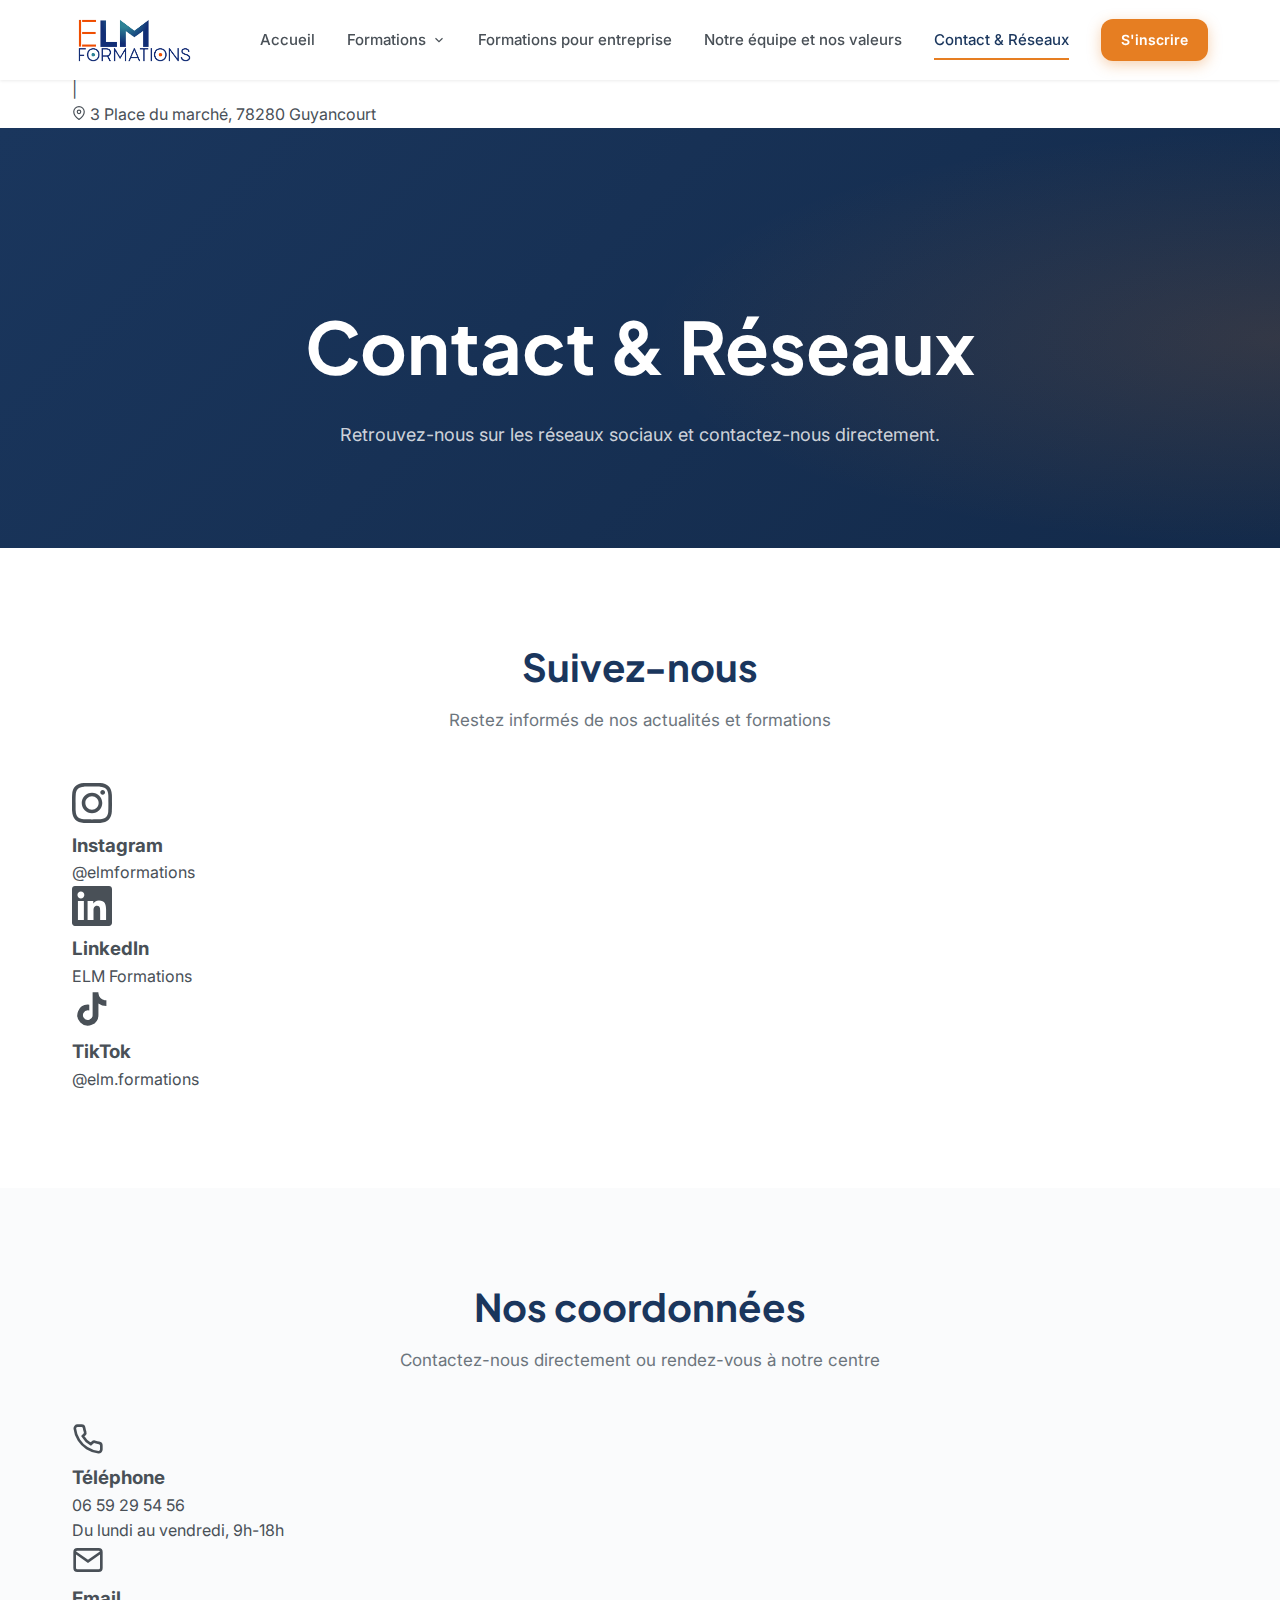
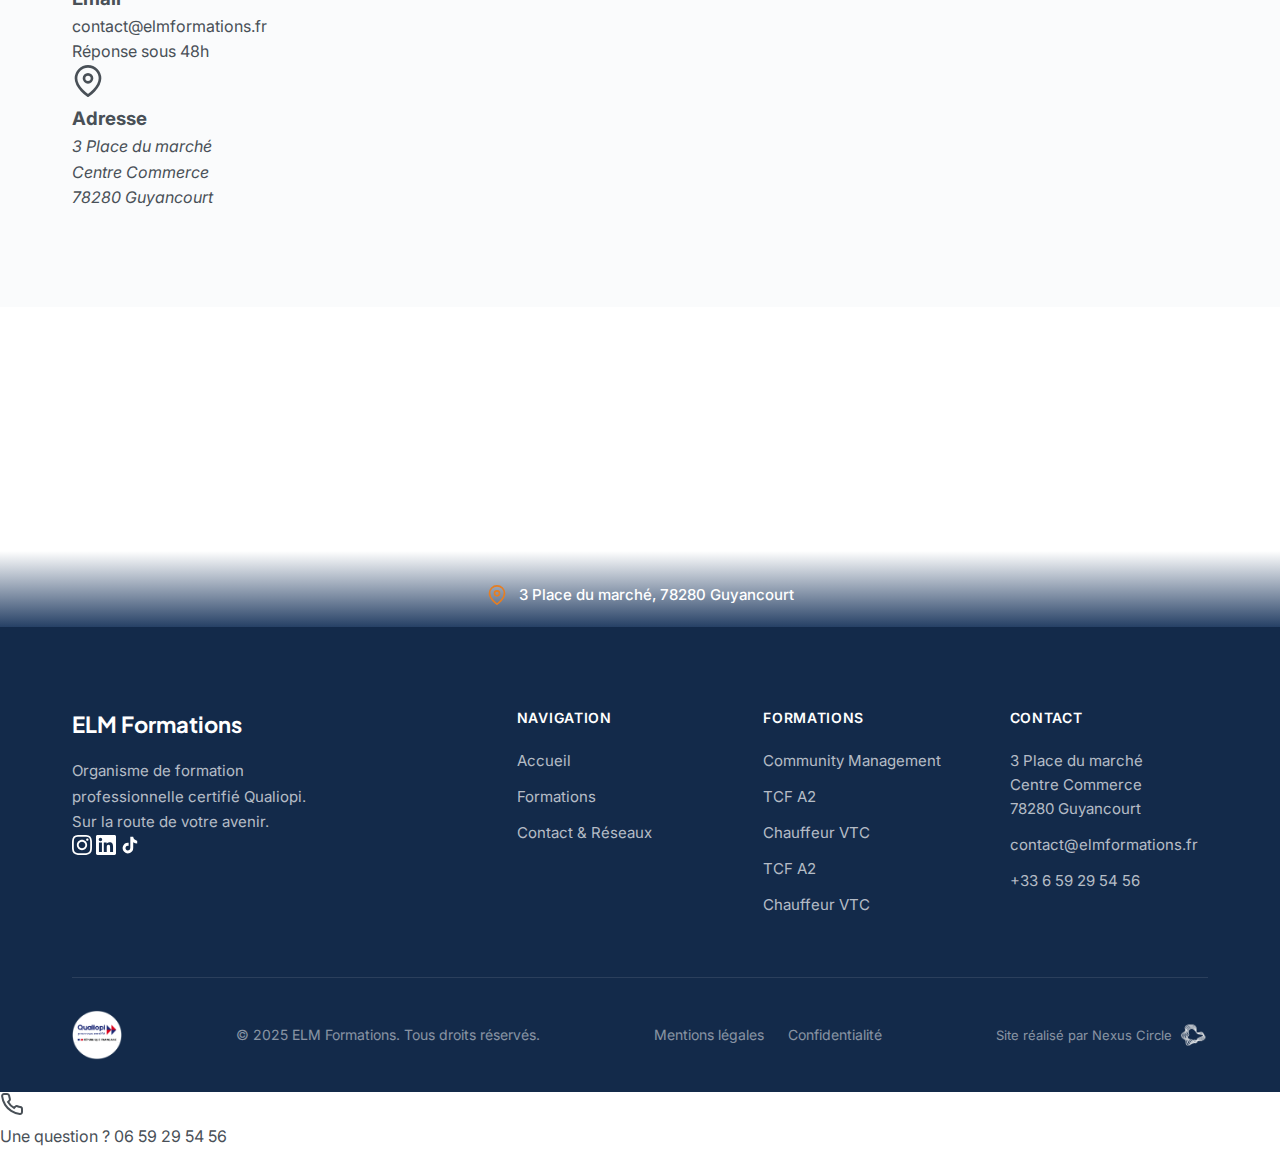
<file: contact-form.html>
<!DOCTYPE html>
<html lang="fr">
<head>
    <meta charset="UTF-8">
    <meta name="viewport" content="width=device-width, initial-scale=1.0">
    
    <!-- SEO Meta Tags -->
    <title>Contact ELM Formations Guyancourt (78) | Centre de Formation Yvelines</title>
    <meta name="description" content="Contactez ELM Formations à Guyancourt (78). Centre de formation certifié Qualiopi. Posez vos questions sur nos formations.">
    <meta name="keywords" content="contact formation Guyancourt, centre formation Yvelines, ELM Formations contact, formation professionnelle 78">
    <meta name="robots" content="index, follow">
    <meta name="geo.region" content="FR-78">
    <meta name="geo.placename" content="Guyancourt">
    
    <!-- Canonical -->
    <link rel="canonical" href="https://elmformations.fr/contact-form.html">
    
    <!-- Open Graph -->
    <meta property="og:title" content="Contact - ELM Formations Guyancourt">
    <meta property="og:description" content="Contactez notre centre de formation à Guyancourt. Formations Taxi, Secrétaire, Community Management. Certifié Qualiopi.">
    <meta property="og:type" content="website">
    <meta property="og:url" content="https://elmformations.fr/contact-form.html">
    <meta property="og:locale" content="fr_FR">
    
    <!-- Fonts -->
    <link rel="preconnect" href="https://fonts.googleapis.com">
    <link rel="preconnect" href="https://fonts.gstatic.com" crossorigin>
    <link href="https://fonts.googleapis.com/css2?family=Cinzel:wght@400;500;600&family=Inter:wght@400;500;600;700&family=Plus+Jakarta+Sans:wght@500;600;700;800&display=swap" rel="stylesheet">
    <link rel="stylesheet" href="css/style.css?v=22">
    
    <!-- Schema.org JSON-LD - ContactPage -->
    <script type="application/ld+json">
    {
        "@context": "https://schema.org",
        "@type": "ContactPage",
        "name": "Contact ELM Formations",
        "description": "Page de contact du centre de formation ELM Formations à Guyancourt",
        "mainEntity": {
            "@type": "LocalBusiness",
            "name": "ELM Formations",
            "telephone": "+33659295456",
            "email": "contact@elmformations.fr",
            "address": {
                "@type": "PostalAddress",
                "streetAddress": "3 Place du marché, Centre Commerce",
                "addressLocality": "Guyancourt",
                "postalCode": "78280",
                "addressRegion": "Yvelines",
                "addressCountry": "FR"
            },
            "geo": {
                "@type": "GeoCoordinates",
                "latitude": 48.7654,
                "longitude": 2.0766
            },
            "openingHours": "Mo-Fr 09:00-18:00"
        }
    }
    </script>
</head>
<body>
    <!-- Top Bar -->
    <div class="top-bar">
        <div class="container top-bar-content">
            <div class="top-bar-item">
                <svg width="14" height="14" viewBox="0 0 24 24" fill="none" stroke="currentColor" stroke-width="2">
                    <path d="M22 16.92v3a2 2 0 01-2.18 2 19.79 19.79 0 01-8.63-3.07 19.5 19.5 0 01-6-6 19.79 19.79 0 01-3.07-8.67A2 2 0 014.11 2h3a2 2 0 012 1.72 12.84 12.84 0 00.7 2.81 2 2 0 01-.45 2.11L8.09 9.91a16 16 0 006 6l1.27-1.27a2 2 0 012.11-.45 12.84 12.84 0 002.81.7A2 2 0 0122 16.92z"/>
                </svg>
                <a href="tel:+33659295456">06 59 29 54 56</a>
            </div>
            <span class="top-bar-separator">|</span>
            <div class="top-bar-item">
                <svg width="14" height="14" viewBox="0 0 24 24" fill="none" stroke="currentColor" stroke-width="2">
                    <path d="M4 4h16c1.1 0 2 .9 2 2v12c0 1.1-.9 2-2 2H4c-1.1 0-2-.9-2-2V6c0-1.1.9-2 2-2z"/>
                    <polyline points="22,6 12,13 2,6"/>
                </svg>
                <a href="mailto:contact@elmformations.fr">contact@elmformations.fr</a>
            </div>
            <span class="top-bar-separator">|</span>
            <div class="top-bar-item">
                <svg width="14" height="14" viewBox="0 0 24 24" fill="none" stroke="currentColor" stroke-width="2">
                    <path d="M21 10c0 7-9 13-9 13s-9-6-9-13a9 9 0 0118 0z"/>
                    <circle cx="12" cy="10" r="3"/>
                </svg>
                <a href="https://maps.google.com/?q=3+Place+du+marché,+78280+Guyancourt" target="_blank" rel="noopener noreferrer">3 Place du marché, 78280 Guyancourt</a>
            </div>
        </div>
    </div>

    <!-- Header -->
    <header class="header" id="header">
        <nav class="nav container">
            <a href="index.html" class="logo">
                <img src="Images/Logo-ELM.png" alt="ELM Formations" class="logo-img">
            </a>
            <div class="nav-menu" id="nav-menu">
                <div class="nav-dropdown">
                    <a href="index.html" class="nav-link nav-dropdown-toggle">Accueil</a>
                    <div class="nav-mega-menu nav-mega-single">
                        <a href="index.html" class="nav-mega-item">
                            <div class="nav-page-preview">
                                <div class="preview-header">
                                    <div class="preview-logo"></div>
                                    <div class="preview-nav-items"><span></span><span></span><span></span></div>
                                </div>
                                <div class="preview-hero preview-hero-accueil">
                                    <div class="preview-badge"></div>
                                    <div class="preview-title-large">ELM Formations</div>
                                    <div class="preview-subtitle"></div>
                                    <div class="preview-buttons"><span class="preview-btn-primary"></span><span class="preview-btn-secondary"></span></div>
                                </div>
                                <div class="preview-section">
                                    <div class="preview-cards-row"><div class="preview-card-mini"></div><div class="preview-card-mini"></div><div class="preview-card-mini"></div></div>
                                </div>
                            </div>
                            <div class="nav-mega-info"><span class="nav-mega-title">Page d'accueil</span><span class="nav-mega-desc">Découvrir ELM Formations</span></div>
                        </a>
                    </div>
                </div>
                <div class="nav-dropdown">
                    <span class="nav-link nav-dropdown-toggle">
                        Formations
                        <svg width="14" height="14" viewBox="0 0 24 24" fill="none" stroke="currentColor" stroke-width="2">
                            <polyline points="6 9 12 15 18 9"/>
                        </svg>
                    </span>
                    <div class="nav-dropdown-menu">
                        <a href="formation-community.html" class="nav-dropdown-item">
                            <span class="nav-dropdown-icon nav-dropdown-icon-community">
                                <svg width="18" height="18" viewBox="0 0 24 24" fill="none" stroke="currentColor" stroke-width="1.5">
                                    <path d="M17 21v-2a4 4 0 00-4-4H5a4 4 0 00-4 4v2"/>
                                    <circle cx="9" cy="7" r="4"/>
                                    <path d="M23 21v-2a4 4 0 00-3-3.87"/>
                                    <path d="M16 3.13a4 4 0 010 7.75"/>
                                </svg>
                            </span>
                            Community Management
                        </a>
                        <a href="formation-tcf-tout-public-a2.html" class="nav-dropdown-item">
                            <span class="nav-dropdown-icon nav-dropdown-icon-community">
                                <svg width="18" height="18" viewBox="0 0 24 24" fill="none" stroke="currentColor" stroke-width="1.5">
                                    <path d="M12 2L2 7l10 5 10-5-10-5z"/>
                                    <path d="M2 17l10 5 10-5M2 12l10 5 10-5"/>
                                </svg>
                            </span>
                            TCF A2
                        </a>
                        <a href="formation-chauffeur-vtc.html" class="nav-dropdown-item">
                            <span class="nav-dropdown-icon nav-dropdown-icon-taxi">
                                <svg width="18" height="18" viewBox="0 0 24 24" fill="none" stroke="currentColor" stroke-width="1.5">
                                    <path d="M5 17h14v-5H5v5z"/>
                                    <path d="M19 12l-1-5H6L5 12"/>
                                    <circle cx="7.5" cy="17" r="1.5"/>
                                    <circle cx="16.5" cy="17" r="1.5"/>
                                </svg>
                            </span>
                            Chauffeur VTC
                        </a>
                    </div>
                </div>
                <div class="nav-dropdown">
                    <a href="formations-professionnelles.html" class="nav-link nav-dropdown-toggle">Formations pour entreprise</a>
                </div>
                <div class="nav-dropdown">
                    <a href="equipe.html" class="nav-link nav-dropdown-toggle">Notre équipe et nos valeurs</a>
                    <div class="nav-mega-menu nav-mega-single">
                        <a href="equipe.html" class="nav-mega-item">
                            <div class="nav-page-preview">
                                <div class="preview-header">
                                    <div class="preview-logo"></div>
                                    <div class="preview-nav-items"><span></span><span></span><span></span></div>
                                </div>
                                <div class="preview-hero preview-hero-equipe">
                                    <div class="preview-badge-light"></div>
                                    <div class="preview-title-medium">Notre Équipe</div>
                                    <div class="preview-subtitle-light"></div>
                                </div>
                                <div class="preview-legitimite-row">
                                    <div class="preview-legitimite-stat"></div>
                                    <div class="preview-legitimite-stat"></div>
                                    <div class="preview-legitimite-stat"></div>
                                </div>
                            </div>
                            <div class="nav-mega-info"><span class="nav-mega-title">Notre équipe et nos valeurs</span><span class="nav-mega-desc">Formateurs experts passionnés</span></div>
                        </a>
                    </div>
                </div>
                <div class="nav-dropdown">
                    <a href="contact-form.html" class="nav-link nav-dropdown-toggle active">Contact & Réseaux</a>
                    <div class="nav-mega-menu nav-mega-single">
                        <a href="contact-form.html" class="nav-mega-item">
                            <div class="nav-page-preview">
                                <div class="preview-header">
                                    <div class="preview-logo"></div>
                                    <div class="preview-nav-items"><span></span><span></span><span></span></div>
                                </div>
                                <div class="preview-hero preview-hero-contact">
                                    <div class="preview-badge-light"></div>
                                    <div class="preview-title-medium">Contact</div>
                                    <div class="preview-subtitle-light"></div>
                                </div>
                                <div class="preview-section preview-section-light">
                                    <div class="preview-social-icons">
                                        <span class="preview-social-icon"></span>
                                        <span class="preview-social-icon"></span>
                                        <span class="preview-social-icon"></span>
                                    </div>
                                </div>
                            </div>
                            <div class="nav-mega-info"><span class="nav-mega-title">Contact & Réseaux</span><span class="nav-mega-desc">Nous suivre et nous contacter</span></div>
                        </a>
                    </div>
                </div>
                <div class="nav-dropdown">
                    <a href="contact.html" class="btn btn-primary btn-sm nav-dropdown-toggle">S'inscrire</a>
                    <div class="nav-mega-menu nav-mega-single">
                        <a href="contact.html" class="nav-mega-item">
                            <div class="nav-page-preview">
                                <div class="preview-header">
                                    <div class="preview-logo"></div>
                                    <div class="preview-nav-items"><span></span><span></span><span></span></div>
                                </div>
                                <div class="preview-hero preview-hero-inscription">
                                    <div class="preview-badge"></div>
                                    <div class="preview-title-medium">Inscription</div>
                                    <div class="preview-subtitle"></div>
                                </div>
                                <div class="preview-section">
                                    <div class="preview-form">
                                        <div class="preview-form-field"></div>
                                        <div class="preview-form-btn"></div>
                                    </div>
                                </div>
                            </div>
                            <div class="nav-mega-info"><span class="nav-mega-title">S'inscrire</span><span class="nav-mega-desc">Inscription à nos formations</span></div>
                        </a>
                    </div>
                </div>
            </div>
            <button class="nav-toggle" id="nav-toggle" aria-label="Menu">
                <span></span>
                <span></span>
                <span></span>
            </button>
        </nav>
    </header>

    <main>
        <!-- Page Hero -->
        <section class="page-hero page-hero-large">
            <div class="container">
                <div class="page-hero-content" style="text-align: center; margin: 0 auto; width: 100%;">
                    <h1>Contact & Réseaux</h1>
                    <p class="page-hero-text" style="text-align: center; max-width: 600px; margin: 0 auto;">
                        Retrouvez-nous sur les réseaux sociaux et contactez-nous directement.
                    </p>
                </div>
            </div>
        </section>

        <!-- Réseaux Sociaux Section -->
        <section class="section">
            <div class="container">
                <div class="contact-social-centered">
                    <h2 class="section-title" style="text-align: center;">Suivez-nous</h2>
                    <p class="section-subtitle" style="text-align: center; margin-bottom: 3rem;">Restez informés de nos actualités et formations</p>
                    
                    <div class="social-cards-grid">
                        <a href="https://www.instagram.com/elmformations" target="_blank" rel="noopener noreferrer" class="social-card social-card-instagram">
                            <div class="social-card-icon">
                                <svg width="40" height="40" viewBox="0 0 24 24" fill="currentColor">
                                    <path d="M12 2.163c3.204 0 3.584.012 4.85.07 3.252.148 4.771 1.691 4.919 4.919.058 1.265.069 1.645.069 4.849 0 3.205-.012 3.584-.069 4.849-.149 3.225-1.664 4.771-4.919 4.919-1.266.058-1.644.07-4.85.07-3.204 0-3.584-.012-4.849-.07-3.26-.149-4.771-1.699-4.919-4.92-.058-1.265-.07-1.644-.07-4.849 0-3.204.013-3.583.07-4.849.149-3.227 1.664-4.771 4.919-4.919 1.266-.057 1.645-.069 4.849-.069zm0-2.163c-3.259 0-3.667.014-4.947.072-4.358.2-6.78 2.618-6.98 6.98-.059 1.281-.073 1.689-.073 4.948 0 3.259.014 3.668.072 4.948.2 4.358 2.618 6.78 6.98 6.98 1.281.058 1.689.072 4.948.072 3.259 0 3.668-.014 4.948-.072 4.354-.2 6.782-2.618 6.979-6.98.059-1.28.073-1.689.073-4.948 0-3.259-.014-3.667-.072-4.947-.196-4.354-2.617-6.78-6.979-6.98-1.281-.059-1.69-.073-4.949-.073zm0 5.838c-3.403 0-6.162 2.759-6.162 6.162s2.759 6.163 6.162 6.163 6.162-2.759 6.162-6.163c0-3.403-2.759-6.162-6.162-6.162zm0 10.162c-2.209 0-4-1.79-4-4 0-2.209 1.791-4 4-4s4 1.791 4 4c0 2.21-1.791 4-4 4zm6.406-11.845c-.796 0-1.441.645-1.441 1.44s.645 1.44 1.441 1.44c.795 0 1.439-.645 1.439-1.44s-.644-1.44-1.439-1.44z"/>
                                </svg>
                            </div>
                            <h3>Instagram</h3>
                            <p>@elmformations</p>
                        </a>
                        
                        <a href="https://www.linkedin.com/in/elm-formations-74a3a5363" target="_blank" rel="noopener noreferrer" class="social-card social-card-linkedin">
                            <div class="social-card-icon">
                                <svg width="40" height="40" viewBox="0 0 24 24" fill="currentColor">
                                    <path d="M20.447 20.452h-3.554v-5.569c0-1.328-.027-3.037-1.852-3.037-1.853 0-2.136 1.445-2.136 2.939v5.667H9.351V9h3.414v1.561h.046c.477-.9 1.637-1.85 3.37-1.85 3.601 0 4.267 2.37 4.267 5.455v6.286zM5.337 7.433c-1.144 0-2.063-.926-2.063-2.065 0-1.138.92-2.063 2.063-2.063 1.14 0 2.064.925 2.064 2.063 0 1.139-.925 2.065-2.064 2.065zm1.782 13.019H3.555V9h3.564v11.452zM22.225 0H1.771C.792 0 0 .774 0 1.729v20.542C0 23.227.792 24 1.771 24h20.451C23.2 24 24 23.227 24 22.271V1.729C24 .774 23.2 0 22.222 0h.003z"/>
                                </svg>
                            </div>
                            <h3>LinkedIn</h3>
                            <p>ELM Formations</p>
                        </a>
                        
                        <a href="https://www.tiktok.com/@elm.formations" target="_blank" rel="noopener noreferrer" class="social-card social-card-tiktok">
                            <div class="social-card-icon">
                                <svg width="40" height="40" viewBox="0 0 24 24" fill="currentColor">
                                    <path d="M19.59 6.69a4.83 4.83 0 01-3.77-4.25V2h-3.45v13.67a2.89 2.89 0 01-5.2 1.74 2.89 2.89 0 012.31-4.64 2.93 2.93 0 01.88.13V9.4a6.84 6.84 0 00-1-.05A6.33 6.33 0 005 20.1a6.34 6.34 0 0010.86-4.43v-7a8.16 8.16 0 004.77 1.52v-3.4a4.85 4.85 0 01-1-.1z"/>
                                </svg>
                            </div>
                            <h3>TikTok</h3>
                            <p>@elm.formations</p>
                        </a>
                    </div>
                </div>
            </div>
        </section>

        <!-- Coordonnées Section -->
        <section class="section section-gray">
            <div class="container">
                <div class="contact-info-centered">
                    <h2 class="section-title" style="text-align: center;">Nos coordonnées</h2>
                    <p class="section-subtitle" style="text-align: center; margin-bottom: 3rem;">Contactez-nous directement ou rendez-vous à notre centre</p>
                    
                    <div class="contact-cards-row">
                        <div class="contact-card-big">
                            <div class="contact-card-icon">
                                <svg width="32" height="32" viewBox="0 0 24 24" fill="none" stroke="currentColor" stroke-width="2">
                                    <path d="M22 16.92v3a2 2 0 01-2.18 2 19.79 19.79 0 01-8.63-3.07 19.5 19.5 0 01-6-6 19.79 19.79 0 01-3.07-8.67A2 2 0 014.11 2h3a2 2 0 012 1.72 12.84 12.84 0 00.7 2.81 2 2 0 01-.45 2.11L8.09 9.91a16 16 0 006 6l1.27-1.27a2 2 0 012.11-.45 12.84 12.84 0 002.81.7A2 2 0 0122 16.92z"/>
                                </svg>
                            </div>
                            <h3>Téléphone</h3>
                            <a href="tel:+33659295456" class="contact-card-value">06 59 29 54 56</a>
                            <p class="contact-card-sub">Du lundi au vendredi, 9h-18h</p>
                        </div>
                        
                        <div class="contact-card-big">
                            <div class="contact-card-icon">
                                <svg width="32" height="32" viewBox="0 0 24 24" fill="none" stroke="currentColor" stroke-width="2">
                                    <path d="M4 4h16c1.1 0 2 .9 2 2v12c0 1.1-.9 2-2 2H4c-1.1 0-2-.9-2-2V6c0-1.1.9-2 2-2z"/>
                                    <polyline points="22,6 12,13 2,6"/>
                                </svg>
                            </div>
                            <h3>Email</h3>
                            <a href="mailto:contact@elmformations.fr" class="contact-card-value">contact@elmformations.fr</a>
                            <p class="contact-card-sub">Réponse sous 48h</p>
                        </div>
                        
                        <div class="contact-card-big">
                            <div class="contact-card-icon">
                                <svg width="32" height="32" viewBox="0 0 24 24" fill="none" stroke="currentColor" stroke-width="2">
                                    <path d="M21 10c0 7-9 13-9 13s-9-6-9-13a9 9 0 0118 0z"/>
                                    <circle cx="12" cy="10" r="3"/>
                                </svg>
                            </div>
                            <h3>Adresse</h3>
                            <address class="contact-card-value">3 Place du marché<br>Centre Commerce<br>78280 Guyancourt</address>
                        </div>
                    </div>
                </div>
            </div>
        </section>

        <!-- Mini Map -->
        <section class="mini-map-section">
            <div class="mini-map-container">
                <iframe 
                    src="https://www.google.com/maps/embed?pb=!1m18!1m12!1m3!1d2631.5!2d2.0766!3d48.7654!2m3!1f0!2f0!3f0!3m2!1i1024!2i768!4f13.1!3m3!1m2!1s0x47e67dd0373cb5c1%3A0x87e6a4c3c7c55c5a!2s3%20Pl.%20du%20March%C3%A9%2C%2078280%20Guyancourt!5e0!3m2!1sfr!2sfr!4v1702742400000!5m2!1sfr!2sfr" 
                    width="100%" 
                    height="100%" 
                    style="border:0;" 
                    allowfullscreen="" 
                    loading="lazy" 
                    referrerpolicy="no-referrer-when-downgrade"
                    title="Localisation ELM Formations - Guyancourt">
                </iframe>
                <div class="mini-map-overlay">
                    <div class="mini-map-info">
                        <svg width="20" height="20" viewBox="0 0 24 24" fill="none" stroke="currentColor" stroke-width="2">
                            <path d="M21 10c0 7-9 13-9 13s-9-6-9-13a9 9 0 0118 0z"/>
                            <circle cx="12" cy="10" r="3"/>
                        </svg>
                        <span>3 Place du marché, 78280 Guyancourt</span>
                    </div>
                </div>
            </div>
        </section>
    </main>

    <!-- Footer -->
    <footer class="footer">
        <div class="container">
            <div class="footer-grid">
                <div class="footer-brand">
                    <a href="index.html" class="footer-logo">ELM Formations</a>
                    <p>Organisme de formation professionnelle certifié Qualiopi.<br>Sur la route de votre avenir.</p>
                    <div class="footer-social">
                        <a href="https://www.instagram.com/elmformations" target="_blank" rel="noopener noreferrer" aria-label="Instagram">
                            <svg width="20" height="20" viewBox="0 0 24 24" fill="currentColor">
                                <path d="M12 2.163c3.204 0 3.584.012 4.85.07 3.252.148 4.771 1.691 4.919 4.919.058 1.265.069 1.645.069 4.849 0 3.205-.012 3.584-.069 4.849-.149 3.225-1.664 4.771-4.919 4.919-1.266.058-1.644.07-4.85.07-3.204 0-3.584-.012-4.849-.07-3.26-.149-4.771-1.699-4.919-4.92-.058-1.265-.07-1.644-.07-4.849 0-3.204.013-3.583.07-4.849.149-3.227 1.664-4.771 4.919-4.919 1.266-.057 1.645-.069 4.849-.069zm0-2.163c-3.259 0-3.667.014-4.947.072-4.358.2-6.78 2.618-6.98 6.98-.059 1.281-.073 1.689-.073 4.948 0 3.259.014 3.668.072 4.948.2 4.358 2.618 6.78 6.98 6.98 1.281.058 1.689.072 4.948.072 3.259 0 3.668-.014 4.948-.072 4.354-.2 6.782-2.618 6.979-6.98.059-1.28.073-1.689.073-4.948 0-3.259-.014-3.667-.072-4.947-.196-4.354-2.617-6.78-6.979-6.98-1.281-.059-1.69-.073-4.949-.073zm0 5.838c-3.403 0-6.162 2.759-6.162 6.162s2.759 6.163 6.162 6.163 6.162-2.759 6.162-6.163c0-3.403-2.759-6.162-6.162-6.162zm0 10.162c-2.209 0-4-1.79-4-4 0-2.209 1.791-4 4-4s4 1.791 4 4c0 2.21-1.791 4-4 4zm6.406-11.845c-.796 0-1.441.645-1.441 1.44s.645 1.44 1.441 1.44c.795 0 1.439-.645 1.439-1.44s-.644-1.44-1.439-1.44z"/>
                            </svg>
                        </a>
                        <a href="https://www.linkedin.com/in/elm-formations-74a3a5363" target="_blank" rel="noopener noreferrer" aria-label="LinkedIn">
                            <svg width="20" height="20" viewBox="0 0 24 24" fill="currentColor">
                                <path d="M20.447 20.452h-3.554v-5.569c0-1.328-.027-3.037-1.852-3.037-1.853 0-2.136 1.445-2.136 2.939v5.667H9.351V9h3.414v1.561h.046c.477-.9 1.637-1.85 3.37-1.85 3.601 0 4.267 2.37 4.267 5.455v6.286zM5.337 7.433c-1.144 0-2.063-.926-2.063-2.065 0-1.138.92-2.063 2.063-2.063 1.14 0 2.064.925 2.064 2.063 0 1.139-.925 2.065-2.064 2.065zm1.782 13.019H3.555V9h3.564v11.452zM22.225 0H1.771C.792 0 0 .774 0 1.729v20.542C0 23.227.792 24 1.771 24h20.451C23.2 24 24 23.227 24 22.271V1.729C24 .774 23.2 0 22.222 0h.003z"/>
                            </svg>
                        </a>
                        <a href="https://www.tiktok.com/@elm.formations" target="_blank" rel="noopener noreferrer" aria-label="TikTok">
                            <svg width="20" height="20" viewBox="0 0 24 24" fill="currentColor">
                                <path d="M19.59 6.69a4.83 4.83 0 01-3.77-4.25V2h-3.45v13.67a2.89 2.89 0 01-5.2 1.74 2.89 2.89 0 012.31-4.64 2.93 2.93 0 01.88.13V9.4a6.84 6.84 0 00-1-.05A6.33 6.33 0 005 20.1a6.34 6.34 0 0010.86-4.43v-7a8.16 8.16 0 004.77 1.52v-3.4a4.85 4.85 0 01-1-.1z"/>
                            </svg>
                        </a>
                    </div>
                </div>
                <div class="footer-links">
                    <h4>Navigation</h4>
                    <a href="index.html">Accueil</a>
                    <a href="index.html#formations">Formations</a>
                    <a href="contact-form.html">Contact & Réseaux</a>
                </div>
                <div class="footer-links">
                    <h4>Formations</h4>
                    <a href="formation-community.html">Community Management</a>
                    <a href="formation-tcf-tout-public-a2.html">TCF A2</a>
                    <a href="formation-chauffeur-vtc.html">Chauffeur VTC</a>
                    <a href="formation-tcf-tout-public-a2.html">TCF A2</a>
                    <a href="formation-chauffeur-vtc.html">Chauffeur VTC</a>
                </div>
                <div class="footer-links">
                    <h4>Contact</h4>
                    <p>3 Place du marché<br>Centre Commerce<br>78280 Guyancourt</p>
                    <a href="mailto:contact@elmformations.fr">contact@elmformations.fr</a>
                    <a href="tel:+33659295456">+33 6 59 29 54 56</a>
                </div>
            </div>
            <div class="footer-bottom">
                <div class="qualiopi-badge-logo">
                    <img src="Images/qualiopi.png" alt="Certification Qualiopi" class="qualiopi-footer-logo">
                </div>
                <p>© 2025 ELM Formations. Tous droits réservés.</p>
                <div class="footer-legal">
                    <a href="mentions-legales.html">Mentions légales</a>
                    <a href="confidentialite.html">Confidentialité</a>
                </div>
                <a href="https://nexuscircle.fr" target="_blank" rel="noopener noreferrer" class="footer-credit">
                    <span>Site réalisé par Nexus Circle</span>
                    <img src="Images/Logo Nexus Circle.png" alt="Nexus Circle - Agence de Marketing d'Influence" class="footer-credit-logo">
                </a>
            </div>
        </div>
    </footer>

    <!-- Floating CTA Button -->
    <a href="tel:+33659295456" class="floating-cta">
        <div class="floating-cta-icon">
            <svg width="24" height="24" viewBox="0 0 24 24" fill="none" stroke="currentColor" stroke-width="2">
                <path d="M22 16.92v3a2 2 0 01-2.18 2 19.79 19.79 0 01-8.63-3.07 19.5 19.5 0 01-6-6 19.79 19.79 0 01-3.07-8.67A2 2 0 014.11 2h3a2 2 0 012 1.72 12.84 12.84 0 00.7 2.81 2 2 0 01-.45 2.11L8.09 9.91a16 16 0 006 6l1.27-1.27a2 2 0 012.11-.45 12.84 12.84 0 002.81.7A2 2 0 0122 16.92z"/>
            </svg>
        </div>
        <div class="floating-cta-content">
            <span class="floating-cta-label">Une question ?</span>
            <span class="floating-cta-number">06 59 29 54 56</span>
        </div>
    </a>

    <script src="js/main.js"></script>
</body>
</html>
</file>
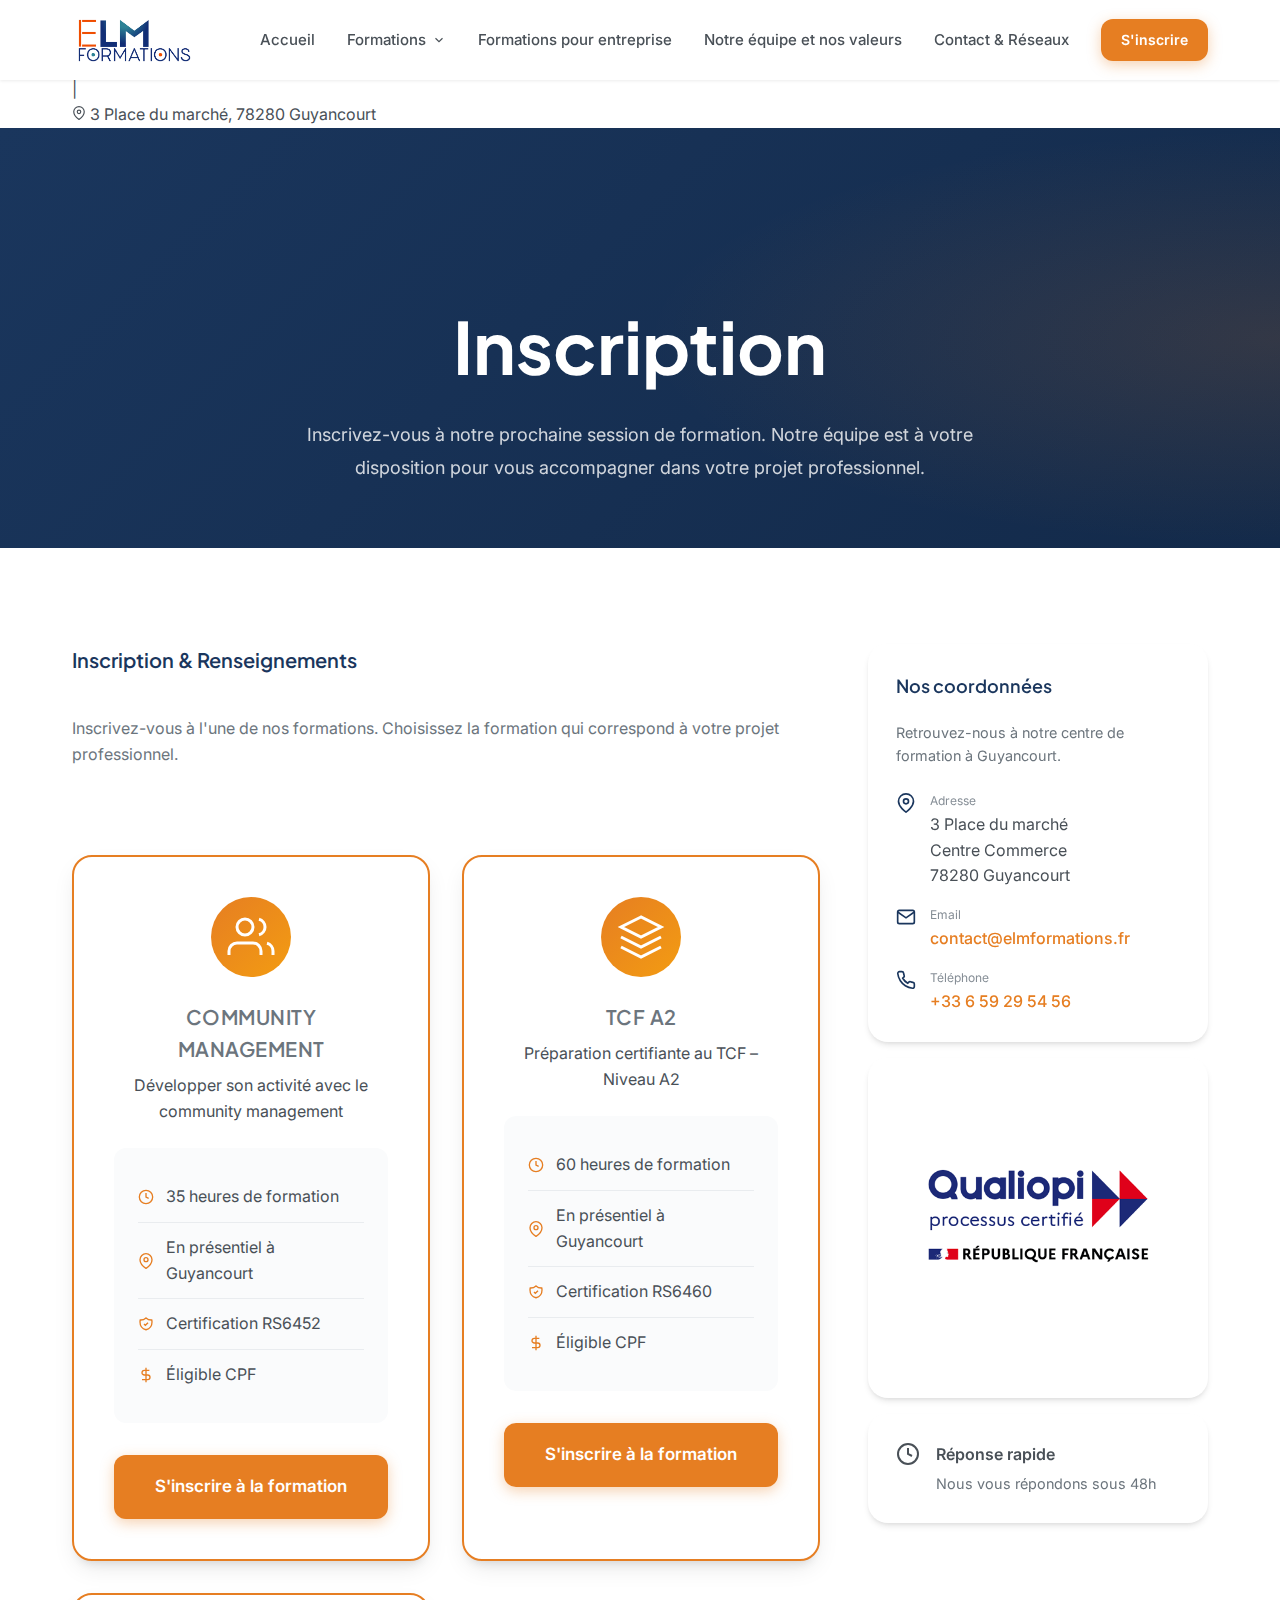
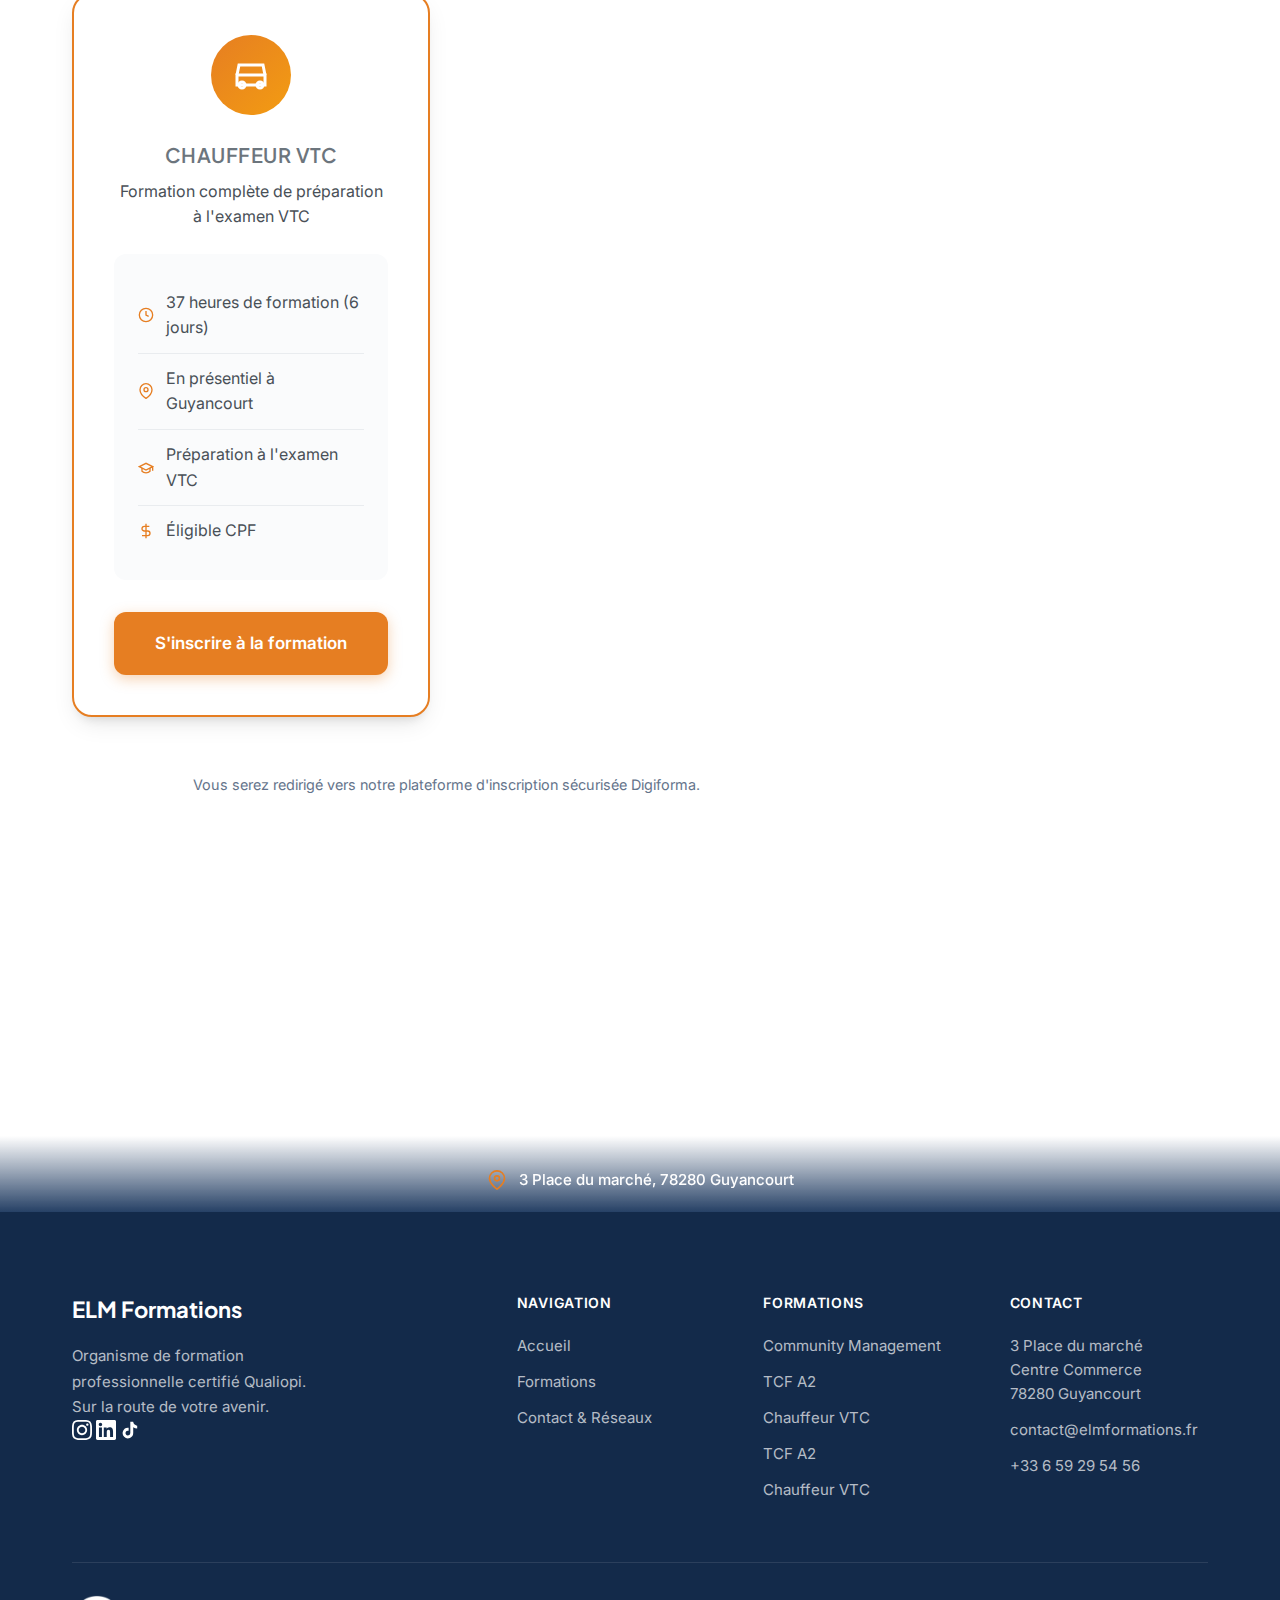
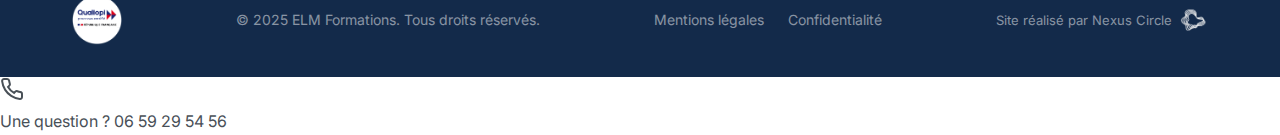
<file: contact.html>
<!DOCTYPE html>
<html lang="fr">
<head>
    <meta charset="UTF-8">
    <meta name="viewport" content="width=device-width, initial-scale=1.0">
    
    <!-- SEO Meta Tags -->
    <title>Inscription ELM Formations Guyancourt (78) | Centre de Formation Yvelines</title>
    <meta name="description" content="Contactez ELM Formations à Guyancourt (78). Centre de formation certifié Qualiopi. Demandez des informations sur nos formations Taxi, Secrétaire, Community Management.">
    <meta name="keywords" content="contact formation Guyancourt, centre formation Yvelines, ELM Formations contact, formation professionnelle 78">
    <meta name="robots" content="index, follow">
    <meta name="geo.region" content="FR-78">
    <meta name="geo.placename" content="Guyancourt">
    
    <!-- Canonical -->
    <link rel="canonical" href="https://elmformations.fr/contact.html">
    
    <!-- Open Graph -->
    <meta property="og:title" content="Contact - ELM Formations Guyancourt">
    <meta property="og:description" content="Contactez notre centre de formation à Guyancourt. Formations Taxi, Secrétaire, Community Management. Certifié Qualiopi.">
    <meta property="og:type" content="website">
    <meta property="og:url" content="https://elmformations.fr/contact.html">
    <meta property="og:locale" content="fr_FR">
    
    <!-- Fonts -->
    <link rel="preconnect" href="https://fonts.googleapis.com">
    <link rel="preconnect" href="https://fonts.gstatic.com" crossorigin>
    <link href="https://fonts.googleapis.com/css2?family=Cinzel:wght@400;500;600&family=Inter:wght@400;500;600;700&family=Plus+Jakarta+Sans:wght@500;600;700;800&display=swap" rel="stylesheet">
    <link rel="stylesheet" href="css/style.css?v=22">
    
    <!-- Schema.org JSON-LD - ContactPage -->
    <script type="application/ld+json">
    {
        "@context": "https://schema.org",
        "@type": "ContactPage",
        "name": "Contact ELM Formations",
        "description": "Page de contact du centre de formation ELM Formations à Guyancourt",
        "mainEntity": {
            "@type": "LocalBusiness",
            "name": "ELM Formations",
            "telephone": "+33659295456",
            "email": "contact@elmformations.fr",
            "address": {
                "@type": "PostalAddress",
                "streetAddress": "3 Place du marché, Centre Commerce",
                "addressLocality": "Guyancourt",
                "postalCode": "78280",
                "addressRegion": "Yvelines",
                "addressCountry": "FR"
            },
            "geo": {
                "@type": "GeoCoordinates",
                "latitude": 48.7654,
                "longitude": 2.0766
            },
            "openingHours": "Mo-Fr 09:00-18:00"
        }
    }
    </script>
</head>
<body>
    <!-- Top Bar -->
    <div class="top-bar">
        <div class="container top-bar-content">
            <div class="top-bar-item">
                <svg width="14" height="14" viewBox="0 0 24 24" fill="none" stroke="currentColor" stroke-width="2">
                    <path d="M22 16.92v3a2 2 0 01-2.18 2 19.79 19.79 0 01-8.63-3.07 19.5 19.5 0 01-6-6 19.79 19.79 0 01-3.07-8.67A2 2 0 014.11 2h3a2 2 0 012 1.72 12.84 12.84 0 00.7 2.81 2 2 0 01-.45 2.11L8.09 9.91a16 16 0 006 6l1.27-1.27a2 2 0 012.11-.45 12.84 12.84 0 002.81.7A2 2 0 0122 16.92z"/>
                </svg>
                <a href="tel:+33659295456">06 59 29 54 56</a>
            </div>
            <span class="top-bar-separator">|</span>
            <div class="top-bar-item">
                <svg width="14" height="14" viewBox="0 0 24 24" fill="none" stroke="currentColor" stroke-width="2">
                    <path d="M4 4h16c1.1 0 2 .9 2 2v12c0 1.1-.9 2-2 2H4c-1.1 0-2-.9-2-2V6c0-1.1.9-2 2-2z"/>
                    <polyline points="22,6 12,13 2,6"/>
                </svg>
                <a href="mailto:contact@elmformations.fr">contact@elmformations.fr</a>
            </div>
            <span class="top-bar-separator">|</span>
            <div class="top-bar-item">
                <svg width="14" height="14" viewBox="0 0 24 24" fill="none" stroke="currentColor" stroke-width="2">
                    <path d="M21 10c0 7-9 13-9 13s-9-6-9-13a9 9 0 0118 0z"/>
                    <circle cx="12" cy="10" r="3"/>
                </svg>
                <a href="https://maps.google.com/?q=3+Place+du+marché,+78280+Guyancourt" target="_blank" rel="noopener noreferrer">3 Place du marché, 78280 Guyancourt</a>
            </div>
        </div>
    </div>

    <!-- Header -->
    <header class="header" id="header">
        <nav class="nav container">
            <a href="index.html" class="logo">
                <img src="Images/Logo-ELM.png" alt="ELM Formations" class="logo-img">
            </a>
            <div class="nav-menu" id="nav-menu">
                <div class="nav-dropdown">
                    <a href="index.html" class="nav-link nav-dropdown-toggle">Accueil</a>
                    <div class="nav-mega-menu nav-mega-single">
                        <a href="index.html" class="nav-mega-item">
                            <div class="nav-page-preview">
                                <div class="preview-header">
                                    <div class="preview-logo"></div>
                                    <div class="preview-nav-items"><span></span><span></span><span></span></div>
                                </div>
                                <div class="preview-hero preview-hero-accueil">
                                    <div class="preview-badge"></div>
                                    <div class="preview-title-large">ELM Formations</div>
                                    <div class="preview-subtitle"></div>
                                    <div class="preview-buttons"><span class="preview-btn-primary"></span><span class="preview-btn-secondary"></span></div>
                                </div>
                                <div class="preview-section">
                                    <div class="preview-cards-row"><div class="preview-card-mini"></div><div class="preview-card-mini"></div><div class="preview-card-mini"></div></div>
                                </div>
                            </div>
                            <div class="nav-mega-info"><span class="nav-mega-title">Page d'accueil</span><span class="nav-mega-desc">Découvrir ELM Formations</span></div>
                        </a>
                    </div>
                </div>
                <div class="nav-dropdown">
                    <span class="nav-link nav-dropdown-toggle">
                        Formations
                        <svg width="14" height="14" viewBox="0 0 24 24" fill="none" stroke="currentColor" stroke-width="2">
                            <polyline points="6 9 12 15 18 9"/>
                        </svg>
                    </span>
                    <div class="nav-dropdown-menu">
                        <a href="formation-community.html" class="nav-dropdown-item">
                            <span class="nav-dropdown-icon nav-dropdown-icon-community">
                                <svg width="18" height="18" viewBox="0 0 24 24" fill="none" stroke="currentColor" stroke-width="1.5">
                                    <path d="M17 21v-2a4 4 0 00-4-4H5a4 4 0 00-4 4v2"/>
                                    <circle cx="9" cy="7" r="4"/>
                                    <path d="M23 21v-2a4 4 0 00-3-3.87"/>
                                    <path d="M16 3.13a4 4 0 010 7.75"/>
                                </svg>
                            </span>
                            Community Management
                        </a>
                        <a href="formation-tcf-tout-public-a2.html" class="nav-dropdown-item">
                            <span class="nav-dropdown-icon nav-dropdown-icon-community">
                                <svg width="18" height="18" viewBox="0 0 24 24" fill="none" stroke="currentColor" stroke-width="1.5">
                                    <path d="M12 2L2 7l10 5 10-5-10-5z"/>
                                    <path d="M2 17l10 5 10-5M2 12l10 5 10-5"/>
                                </svg>
                            </span>
                            TCF A2
                        </a>
                        <a href="formation-chauffeur-vtc.html" class="nav-dropdown-item">
                            <span class="nav-dropdown-icon nav-dropdown-icon-taxi">
                                <svg width="18" height="18" viewBox="0 0 24 24" fill="none" stroke="currentColor" stroke-width="1.5">
                                    <path d="M5 17h14v-5H5v5z"/>
                                    <path d="M19 12l-1-5H6L5 12"/>
                                    <circle cx="7.5" cy="17" r="1.5"/>
                                    <circle cx="16.5" cy="17" r="1.5"/>
                                </svg>
                            </span>
                            Chauffeur VTC
                        </a>
                    </div>
                </div>
                <div class="nav-dropdown">
                    <a href="formations-professionnelles.html" class="nav-link nav-dropdown-toggle">Formations pour entreprise</a>
                </div>
                <div class="nav-dropdown">
                    <a href="equipe.html" class="nav-link nav-dropdown-toggle">Notre équipe et nos valeurs</a>
                    <div class="nav-mega-menu nav-mega-single">
                        <a href="equipe.html" class="nav-mega-item">
                            <div class="nav-page-preview">
                                <div class="preview-header">
                                    <div class="preview-logo"></div>
                                    <div class="preview-nav-items"><span></span><span></span><span></span></div>
                                </div>
                                <div class="preview-hero preview-hero-equipe">
                                    <div class="preview-badge-light"></div>
                                    <div class="preview-title-medium">Notre Équipe</div>
                                    <div class="preview-subtitle-light"></div>
                                </div>
                                <div class="preview-legitimite-row">
                                    <div class="preview-legitimite-stat"></div>
                                    <div class="preview-legitimite-stat"></div>
                                    <div class="preview-legitimite-stat"></div>
                                </div>
                            </div>
                            <div class="nav-mega-info"><span class="nav-mega-title">Notre équipe et nos valeurs</span><span class="nav-mega-desc">Formateurs experts passionnés</span></div>
                        </a>
                    </div>
                </div>
                <div class="nav-dropdown">
                    <a href="contact-form.html" class="nav-link nav-dropdown-toggle">Contact & Réseaux</a>
                    <div class="nav-mega-menu nav-mega-single">
                        <a href="contact-form.html" class="nav-mega-item">
                            <div class="nav-page-preview">
                                <div class="preview-header">
                                    <div class="preview-logo"></div>
                                    <div class="preview-nav-items"><span></span><span></span><span></span></div>
                                </div>
                                <div class="preview-hero preview-hero-contact">
                                    <div class="preview-badge-light"></div>
                                    <div class="preview-title-medium">Contact</div>
                                    <div class="preview-subtitle-light"></div>
                                </div>
                                <div class="preview-section preview-section-light">
                                    <div class="preview-social-icons">
                                        <span class="preview-social-icon"></span>
                                        <span class="preview-social-icon"></span>
                                        <span class="preview-social-icon"></span>
                                    </div>
                                </div>
                            </div>
                            <div class="nav-mega-info"><span class="nav-mega-title">Contact & Réseaux</span><span class="nav-mega-desc">Nous suivre et nous contacter</span></div>
                        </a>
                    </div>
                </div>
                <div class="nav-dropdown">
                    <a href="contact.html" class="btn btn-primary btn-sm nav-dropdown-toggle active">S'inscrire</a>
                    <div class="nav-mega-menu nav-mega-single">
                        <a href="contact.html" class="nav-mega-item">
                            <div class="nav-page-preview">
                                <div class="preview-header">
                                    <div class="preview-logo"></div>
                                    <div class="preview-nav-items"><span></span><span></span><span></span></div>
                                </div>
                                <div class="preview-hero preview-hero-inscription">
                                    <div class="preview-badge"></div>
                                    <div class="preview-title-medium">Inscription</div>
                                    <div class="preview-subtitle"></div>
                                </div>
                                <div class="preview-section">
                                    <div class="preview-form">
                                        <div class="preview-form-field"></div>
                                        <div class="preview-form-btn"></div>
                                    </div>
                                </div>
                            </div>
                            <div class="nav-mega-info"><span class="nav-mega-title">S'inscrire</span><span class="nav-mega-desc">Inscription à nos formations</span></div>
                        </a>
                    </div>
                </div>
            </div>
            <button class="nav-toggle" id="nav-toggle" aria-label="Menu">
                <span></span>
                <span></span>
                <span></span>
            </button>
        </nav>
    </header>

    <main>
        <!-- Page Hero -->
        <section class="page-hero page-hero-large">
            <div class="container">
                <div class="page-hero-content" style="text-align: center; margin: 0 auto; width: 100%;">
                    <h1>Inscription</h1>
                    <p class="page-hero-text">
                        Inscrivez-vous à notre prochaine session de formation. Notre équipe est à votre disposition 
                        pour vous accompagner dans votre projet professionnel.
                    </p>
                </div>
            </div>
        </section>

        <!-- Contact Section -->
        <section class="section">
            <div class="container">
                <div class="formation-page-grid">
                    <!-- Inscription -->
                    <div class="formation-page-main">
                        <h2 class="contact-section-title">Inscription & Renseignements</h2>
                        <p class="contact-section-subtitle">Inscrivez-vous à l'une de nos formations. Choisissez la formation qui correspond à votre projet professionnel.</p>
                        
                        <div class="inscription-cards-grid" style="display: grid; grid-template-columns: repeat(auto-fit, minmax(300px, 1fr)); gap: 2rem; margin-top: 2rem;">
                            <!-- Formation Community Management -->
                            <div class="inscription-card">
                                <div class="inscription-icon">
                                    <svg width="48" height="48" viewBox="0 0 24 24" fill="none" stroke="currentColor" stroke-width="1.5">
                                        <path d="M17 21v-2a4 4 0 00-4-4H5a4 4 0 00-4 4v2"/>
                                        <circle cx="9" cy="7" r="4"/>
                                        <path d="M23 21v-2a4 4 0 00-3-3.87"/>
                                        <path d="M16 3.13a4 4 0 010 7.75"/>
                                    </svg>
                                </div>
                                <h3>Community Management</h3>
                                <p class="inscription-formation">Développer son activité avec le community management</p>
                                <ul class="inscription-details">
                                    <li>
                                        <svg width="16" height="16" viewBox="0 0 24 24" fill="none" stroke="currentColor" stroke-width="2">
                                            <circle cx="12" cy="12" r="10"/>
                                            <polyline points="12 6 12 12 16 14"/>
                                        </svg>
                                        35 heures de formation
                                    </li>
                                    <li>
                                        <svg width="16" height="16" viewBox="0 0 24 24" fill="none" stroke="currentColor" stroke-width="2">
                                            <path d="M21 10c0 7-9 13-9 13s-9-6-9-13a9 9 0 0118 0z"/>
                                            <circle cx="12" cy="10" r="3"/>
                                        </svg>
                                        En présentiel à Guyancourt
                                    </li>
                                    <li>
                                        <svg width="16" height="16" viewBox="0 0 24 24" fill="none" stroke="currentColor" stroke-width="2">
                                            <path d="M9 12l2 2 4-4m5.618-4.016A11.955 11.955 0 0112 2.944a11.955 11.955 0 01-8.618 3.04A12.02 12.02 0 003 9c0 5.591 3.824 10.29 9 11.622 5.176-1.332 9-6.03 9-11.622 0-1.042-.133-2.052-.382-3.016z"/>
                                        </svg>
                                        Certification RS6452
                                    </li>
                                    <li>
                                        <svg width="16" height="16" viewBox="0 0 24 24" fill="none" stroke="currentColor" stroke-width="2">
                                            <line x1="12" y1="1" x2="12" y2="23"/>
                                            <path d="M17 5H9.5a3.5 3.5 0 000 7h5a3.5 3.5 0 010 7H6"/>
                                        </svg>
                                        Éligible CPF
                                    </li>
                                </ul>
                                <a href="https://app.digiforma.com/guest/8120399674/training_sessions/2671995/register" target="_blank" rel="noopener noreferrer" class="btn btn-primary btn-full btn-lg">
                                    S'inscrire à la formation
                                </a>
                            </div>

                            <!-- Formation TCF A2 -->
                            <div class="inscription-card">
                                <div class="inscription-icon">
                                    <svg width="48" height="48" viewBox="0 0 24 24" fill="none" stroke="currentColor" stroke-width="1.5">
                                        <path d="M12 2L2 7l10 5 10-5-10-5z"/>
                                        <path d="M2 17l10 5 10-5M2 12l10 5 10-5"/>
                                    </svg>
                                </div>
                                <h3>TCF A2</h3>
                                <p class="inscription-formation">Préparation certifiante au TCF – Niveau A2</p>
                                <ul class="inscription-details">
                                    <li>
                                        <svg width="16" height="16" viewBox="0 0 24 24" fill="none" stroke="currentColor" stroke-width="2">
                                            <circle cx="12" cy="12" r="10"/>
                                            <polyline points="12 6 12 12 16 14"/>
                                        </svg>
                                        60 heures de formation
                                    </li>
                                    <li>
                                        <svg width="16" height="16" viewBox="0 0 24 24" fill="none" stroke="currentColor" stroke-width="2">
                                            <path d="M21 10c0 7-9 13-9 13s-9-6-9-13a9 9 0 0118 0z"/>
                                            <circle cx="12" cy="10" r="3"/>
                                        </svg>
                                        En présentiel à Guyancourt
                                    </li>
                                    <li>
                                        <svg width="16" height="16" viewBox="0 0 24 24" fill="none" stroke="currentColor" stroke-width="2">
                                            <path d="M9 12l2 2 4-4m5.618-4.016A11.955 11.955 0 0112 2.944a11.955 11.955 0 01-8.618 3.04A12.02 12.02 0 003 9c0 5.591 3.824 10.29 9 11.622 5.176-1.332 9-6.03 9-11.622 0-1.042-.133-2.052-.382-3.016z"/>
                                        </svg>
                                        Certification RS6460
                                    </li>
                                    <li>
                                        <svg width="16" height="16" viewBox="0 0 24 24" fill="none" stroke="currentColor" stroke-width="2">
                                            <line x1="12" y1="1" x2="12" y2="23"/>
                                            <path d="M17 5H9.5a3.5 3.5 0 000 7h5a3.5 3.5 0 010 7H6"/>
                                        </svg>
                                        Éligible CPF
                                    </li>
                                </ul>
                                <a href="https://app.digiforma.com/guest/8120399674/training_sessions/2696637/register" target="_blank" rel="noopener noreferrer" class="btn btn-primary btn-full btn-lg">
                                    S'inscrire à la formation
                                </a>
                            </div>

                            <!-- Formation Chauffeur VTC -->
                            <div class="inscription-card">
                                <div class="inscription-icon">
                                    <svg width="48" height="48" viewBox="0 0 24 24" fill="none" stroke="currentColor" stroke-width="1.5">
                                        <path d="M5 17h14v-5H5v5z"/>
                                        <path d="M19 12l-1-5H6L5 12"/>
                                        <circle cx="7.5" cy="17" r="1.5"/>
                                        <circle cx="16.5" cy="17" r="1.5"/>
                                    </svg>
                                </div>
                                <h3>Chauffeur VTC</h3>
                                <p class="inscription-formation">Formation complète de préparation à l'examen VTC</p>
                                <ul class="inscription-details">
                                    <li>
                                        <svg width="16" height="16" viewBox="0 0 24 24" fill="none" stroke="currentColor" stroke-width="2">
                                            <circle cx="12" cy="12" r="10"/>
                                            <polyline points="12 6 12 12 16 14"/>
                                        </svg>
                                        37 heures de formation (6 jours)
                                    </li>
                                    <li>
                                        <svg width="16" height="16" viewBox="0 0 24 24" fill="none" stroke="currentColor" stroke-width="2">
                                            <path d="M21 10c0 7-9 13-9 13s-9-6-9-13a9 9 0 0118 0z"/>
                                            <circle cx="12" cy="10" r="3"/>
                                        </svg>
                                        En présentiel à Guyancourt
                                    </li>
                                    <li>
                                        <svg width="16" height="16" viewBox="0 0 24 24" fill="none" stroke="currentColor" stroke-width="2">
                                            <path d="M22 10v6M2 10l10-5 10 5-10 5z"/>
                                            <path d="M6 12v5c3 3 9 3 12 0v-5"/>
                                        </svg>
                                        Préparation à l'examen VTC
                                    </li>
                                    <li>
                                        <svg width="16" height="16" viewBox="0 0 24 24" fill="none" stroke="currentColor" stroke-width="2">
                                            <line x1="12" y1="1" x2="12" y2="23"/>
                                            <path d="M17 5H9.5a3.5 3.5 0 000 7h5a3.5 3.5 0 010 7H6"/>
                                        </svg>
                                        Éligible CPF
                                    </li>
                                </ul>
                                <a href="https://app.digiforma.com/guest/8120399674/training_sessions/2672899/register" target="_blank" rel="noopener noreferrer" class="btn btn-primary btn-full btn-lg">
                                    S'inscrire à la formation
                                </a>
                            </div>
                        </div>
                        <p class="inscription-note" style="margin-top: 2rem; text-align: center; color: #64748b; font-size: 0.9rem;">Vous serez redirigé vers notre plateforme d'inscription sécurisée Digiforma.</p>
                    </div>

                    <!-- Informations -->
                    <div class="formation-page-sidebar">
                        <div class="formation-sidebar-card">
                            <h3>Nos coordonnées</h3>
                            <p style="color: var(--text-light); font-size: 0.9rem; margin-bottom: 1.5rem;">Retrouvez-nous à notre centre de formation à Guyancourt.</p>
                            
                            <div class="sidebar-info">
                                <div class="sidebar-info-item">
                                    <svg width="20" height="20" viewBox="0 0 24 24" fill="none" stroke="currentColor" stroke-width="2">
                                        <path d="M21 10c0 7-9 13-9 13s-9-6-9-13a9 9 0 0118 0z"/>
                                        <circle cx="12" cy="10" r="3"/>
                                    </svg>
                                    <div>
                                        <span class="sidebar-info-label">Adresse</span>
                                        <address style="margin: 0; font-style: normal; color: var(--text);">3 Place du marché<br>Centre Commerce<br>78280 Guyancourt</address>
                                    </div>
                                </div>
                                <div class="sidebar-info-item">
                                    <svg width="20" height="20" viewBox="0 0 24 24" fill="none" stroke="currentColor" stroke-width="2">
                                        <path d="M4 4h16c1.1 0 2 .9 2 2v12c0 1.1-.9 2-2 2H4c-1.1 0-2-.9-2-2V6c0-1.1.9-2 2-2z"/>
                                        <polyline points="22,6 12,13 2,6"/>
                                    </svg>
                                    <div>
                                        <span class="sidebar-info-label">Email</span>
                                        <a href="mailto:contact@elmformations.fr" class="sidebar-info-link">contact@elmformations.fr</a>
                                    </div>
                                </div>
                                <div class="sidebar-info-item">
                                    <svg width="20" height="20" viewBox="0 0 24 24" fill="none" stroke="currentColor" stroke-width="2">
                                        <path d="M22 16.92v3a2 2 0 01-2.18 2 19.79 19.79 0 01-8.63-3.07 19.5 19.5 0 01-6-6 19.79 19.79 0 01-3.07-8.67A2 2 0 014.11 2h3a2 2 0 012 1.72 12.84 12.84 0 00.7 2.81 2 2 0 01-.45 2.11L8.09 9.91a16 16 0 006 6l1.27-1.27a2 2 0 012.11-.45 12.84 12.84 0 002.81.7A2 2 0 0122 16.92z"/>
                                    </svg>
                                    <div>
                                        <span class="sidebar-info-label">Téléphone</span>
                                        <a href="tel:+33659295456" class="sidebar-info-link">+33 6 59 29 54 56</a>
                                    </div>
                                </div>
                            </div>
                        </div>

                        <div class="formation-sidebar-card sidebar-card-qualiopi">
                            <img src="Images/qualiopi.png" alt="Certification Qualiopi - Processus certifié" class="qualiopi-sidebar-logo">
                        </div>

                        <div class="formation-sidebar-card">
                            <div style="display: flex; align-items: flex-start; gap: 1rem;">
                                <div style="flex-shrink: 0;">
                                    <svg width="24" height="24" viewBox="0 0 24 24" fill="none" stroke="currentColor" stroke-width="2" style="color: var(--primary);">
                                        <circle cx="12" cy="12" r="10"/>
                                        <path d="M12 6v6l4 2"/>
                                    </svg>
                                </div>
                                <div>
                                    <h4 style="margin: 0 0 0.25rem 0; font-size: 1rem; font-weight: 600;">Réponse rapide</h4>
                                    <p style="margin: 0; color: var(--text-light); font-size: 0.9rem;">Nous vous répondons sous 48h</p>
                                </div>
                            </div>
                        </div>
                    </div>
                </div>
            </div>
        </section>

        <!-- Mini Map -->
        <section class="mini-map-section">
            <div class="mini-map-container">
                <iframe 
                    src="https://www.google.com/maps/embed?pb=!1m18!1m12!1m3!1d2631.5!2d2.0766!3d48.7654!2m3!1f0!2f0!3f0!3m2!1i1024!2i768!4f13.1!3m3!1m2!1s0x47e67dd0373cb5c1%3A0x87e6a4c3c7c55c5a!2s3%20Pl.%20du%20March%C3%A9%2C%2078280%20Guyancourt!5e0!3m2!1sfr!2sfr!4v1702742400000!5m2!1sfr!2sfr" 
                    width="100%" 
                    height="100%" 
                    style="border:0;" 
                    allowfullscreen="" 
                    loading="lazy" 
                    referrerpolicy="no-referrer-when-downgrade"
                    title="Localisation ELM Formations - Guyancourt">
                </iframe>
                <div class="mini-map-overlay">
                    <div class="mini-map-info">
                        <svg width="20" height="20" viewBox="0 0 24 24" fill="none" stroke="currentColor" stroke-width="2">
                            <path d="M21 10c0 7-9 13-9 13s-9-6-9-13a9 9 0 0118 0z"/>
                            <circle cx="12" cy="10" r="3"/>
                        </svg>
                        <span>3 Place du marché, 78280 Guyancourt</span>
                    </div>
                </div>
            </div>
        </section>
    </main>

    <!-- Footer -->
    <footer class="footer">
        <div class="container">
            <div class="footer-grid">
                <div class="footer-brand">
                    <a href="index.html" class="footer-logo">ELM Formations</a>
                    <p>Organisme de formation professionnelle certifié Qualiopi.<br>Sur la route de votre avenir.</p>
                    <div class="footer-social">
                        <a href="https://www.instagram.com/elmformations" target="_blank" rel="noopener noreferrer" aria-label="Instagram">
                            <svg width="20" height="20" viewBox="0 0 24 24" fill="currentColor">
                                <path d="M12 2.163c3.204 0 3.584.012 4.85.07 3.252.148 4.771 1.691 4.919 4.919.058 1.265.069 1.645.069 4.849 0 3.205-.012 3.584-.069 4.849-.149 3.225-1.664 4.771-4.919 4.919-1.266.058-1.644.07-4.85.07-3.204 0-3.584-.012-4.849-.07-3.26-.149-4.771-1.699-4.919-4.92-.058-1.265-.07-1.644-.07-4.849 0-3.204.013-3.583.07-4.849.149-3.227 1.664-4.771 4.919-4.919 1.266-.057 1.645-.069 4.849-.069zm0-2.163c-3.259 0-3.667.014-4.947.072-4.358.2-6.78 2.618-6.98 6.98-.059 1.281-.073 1.689-.073 4.948 0 3.259.014 3.668.072 4.948.2 4.358 2.618 6.78 6.98 6.98 1.281.058 1.689.072 4.948.072 3.259 0 3.668-.014 4.948-.072 4.354-.2 6.782-2.618 6.979-6.98.059-1.28.073-1.689.073-4.948 0-3.259-.014-3.667-.072-4.947-.196-4.354-2.617-6.78-6.979-6.98-1.281-.059-1.69-.073-4.949-.073zm0 5.838c-3.403 0-6.162 2.759-6.162 6.162s2.759 6.163 6.162 6.163 6.162-2.759 6.162-6.163c0-3.403-2.759-6.162-6.162-6.162zm0 10.162c-2.209 0-4-1.79-4-4 0-2.209 1.791-4 4-4s4 1.791 4 4c0 2.21-1.791 4-4 4zm6.406-11.845c-.796 0-1.441.645-1.441 1.44s.645 1.44 1.441 1.44c.795 0 1.439-.645 1.439-1.44s-.644-1.44-1.439-1.44z"/>
                            </svg>
                        </a>
                        <a href="https://www.linkedin.com/in/elm-formations-74a3a5363" target="_blank" rel="noopener noreferrer" aria-label="LinkedIn">
                            <svg width="20" height="20" viewBox="0 0 24 24" fill="currentColor">
                                <path d="M20.447 20.452h-3.554v-5.569c0-1.328-.027-3.037-1.852-3.037-1.853 0-2.136 1.445-2.136 2.939v5.667H9.351V9h3.414v1.561h.046c.477-.9 1.637-1.85 3.37-1.85 3.601 0 4.267 2.37 4.267 5.455v6.286zM5.337 7.433c-1.144 0-2.063-.926-2.063-2.065 0-1.138.92-2.063 2.063-2.063 1.14 0 2.064.925 2.064 2.063 0 1.139-.925 2.065-2.064 2.065zm1.782 13.019H3.555V9h3.564v11.452zM22.225 0H1.771C.792 0 0 .774 0 1.729v20.542C0 23.227.792 24 1.771 24h20.451C23.2 24 24 23.227 24 22.271V1.729C24 .774 23.2 0 22.222 0h.003z"/>
                            </svg>
                        </a>
                        <a href="https://www.tiktok.com/@elm.formations" target="_blank" rel="noopener noreferrer" aria-label="TikTok">
                            <svg width="20" height="20" viewBox="0 0 24 24" fill="currentColor">
                                <path d="M19.59 6.69a4.83 4.83 0 01-3.77-4.25V2h-3.45v13.67a2.89 2.89 0 01-5.2 1.74 2.89 2.89 0 012.31-4.64 2.93 2.93 0 01.88.13V9.4a6.84 6.84 0 00-1-.05A6.33 6.33 0 005 20.1a6.34 6.34 0 0010.86-4.43v-7a8.16 8.16 0 004.77 1.52v-3.4a4.85 4.85 0 01-1-.1z"/>
                            </svg>
                        </a>
                    </div>
                </div>
                <div class="footer-links">
                    <h4>Navigation</h4>
                    <a href="index.html">Accueil</a>
                    <a href="index.html#formations">Formations</a>
                    <a href="contact-form.html">Contact & Réseaux</a>
                </div>
                <div class="footer-links">
                    <h4>Formations</h4>
                    <a href="formation-community.html">Community Management</a>
                    <a href="formation-tcf-tout-public-a2.html">TCF A2</a>
                    <a href="formation-chauffeur-vtc.html">Chauffeur VTC</a>
                    <a href="formation-tcf-tout-public-a2.html">TCF A2</a>
                    <a href="formation-chauffeur-vtc.html">Chauffeur VTC</a>
                </div>
                <div class="footer-links">
                    <h4>Contact</h4>
                    <p>3 Place du marché<br>Centre Commerce<br>78280 Guyancourt</p>
                    <a href="mailto:contact@elmformations.fr">contact@elmformations.fr</a>
                    <a href="tel:+33659295456">+33 6 59 29 54 56</a>
                </div>
            </div>
            <div class="footer-bottom">
                <div class="qualiopi-badge-logo">
                    <img src="Images/qualiopi.png" alt="Certification Qualiopi" class="qualiopi-footer-logo">
                </div>
                <p>© 2025 ELM Formations. Tous droits réservés.</p>
                <div class="footer-legal">
                    <a href="mentions-legales.html">Mentions légales</a>
                    <a href="confidentialite.html">Confidentialité</a>
                </div>
                <a href="https://nexuscircle.fr" target="_blank" rel="noopener noreferrer" class="footer-credit">
                    <span>Site réalisé par Nexus Circle</span>
                    <img src="Images/Logo Nexus Circle.png" alt="Nexus Circle - Agence de Marketing d'Influence" class="footer-credit-logo">
                </a>
            </div>
        </div>
    </footer>

    <!-- Floating CTA Button -->
    <a href="tel:+33659295456" class="floating-cta">
        <div class="floating-cta-icon">
            <svg width="24" height="24" viewBox="0 0 24 24" fill="none" stroke="currentColor" stroke-width="2">
                <path d="M22 16.92v3a2 2 0 01-2.18 2 19.79 19.79 0 01-8.63-3.07 19.5 19.5 0 01-6-6 19.79 19.79 0 01-3.07-8.67A2 2 0 014.11 2h3a2 2 0 012 1.72 12.84 12.84 0 00.7 2.81 2 2 0 01-.45 2.11L8.09 9.91a16 16 0 006 6l1.27-1.27a2 2 0 012.11-.45 12.84 12.84 0 002.81.7A2 2 0 0122 16.92z"/>
            </svg>
        </div>
        <div class="floating-cta-content">
            <span class="floating-cta-label">Une question ?</span>
            <span class="floating-cta-number">06 59 29 54 56</span>
        </div>
    </a>

    <script src="js/main.js"></script>
    <script>
        // Pré-sélectionner la formation si paramètre dans l'URL
        document.addEventListener('DOMContentLoaded', function() {
            const urlParams = new URLSearchParams(window.location.search);
            const formation = urlParams.get('formation');
            if (formation) {
                const select = document.getElementById('formation');
                if (select) {
                    select.value = formation;
                }
            }
        });
    </script>
</body>
</html>
</file>
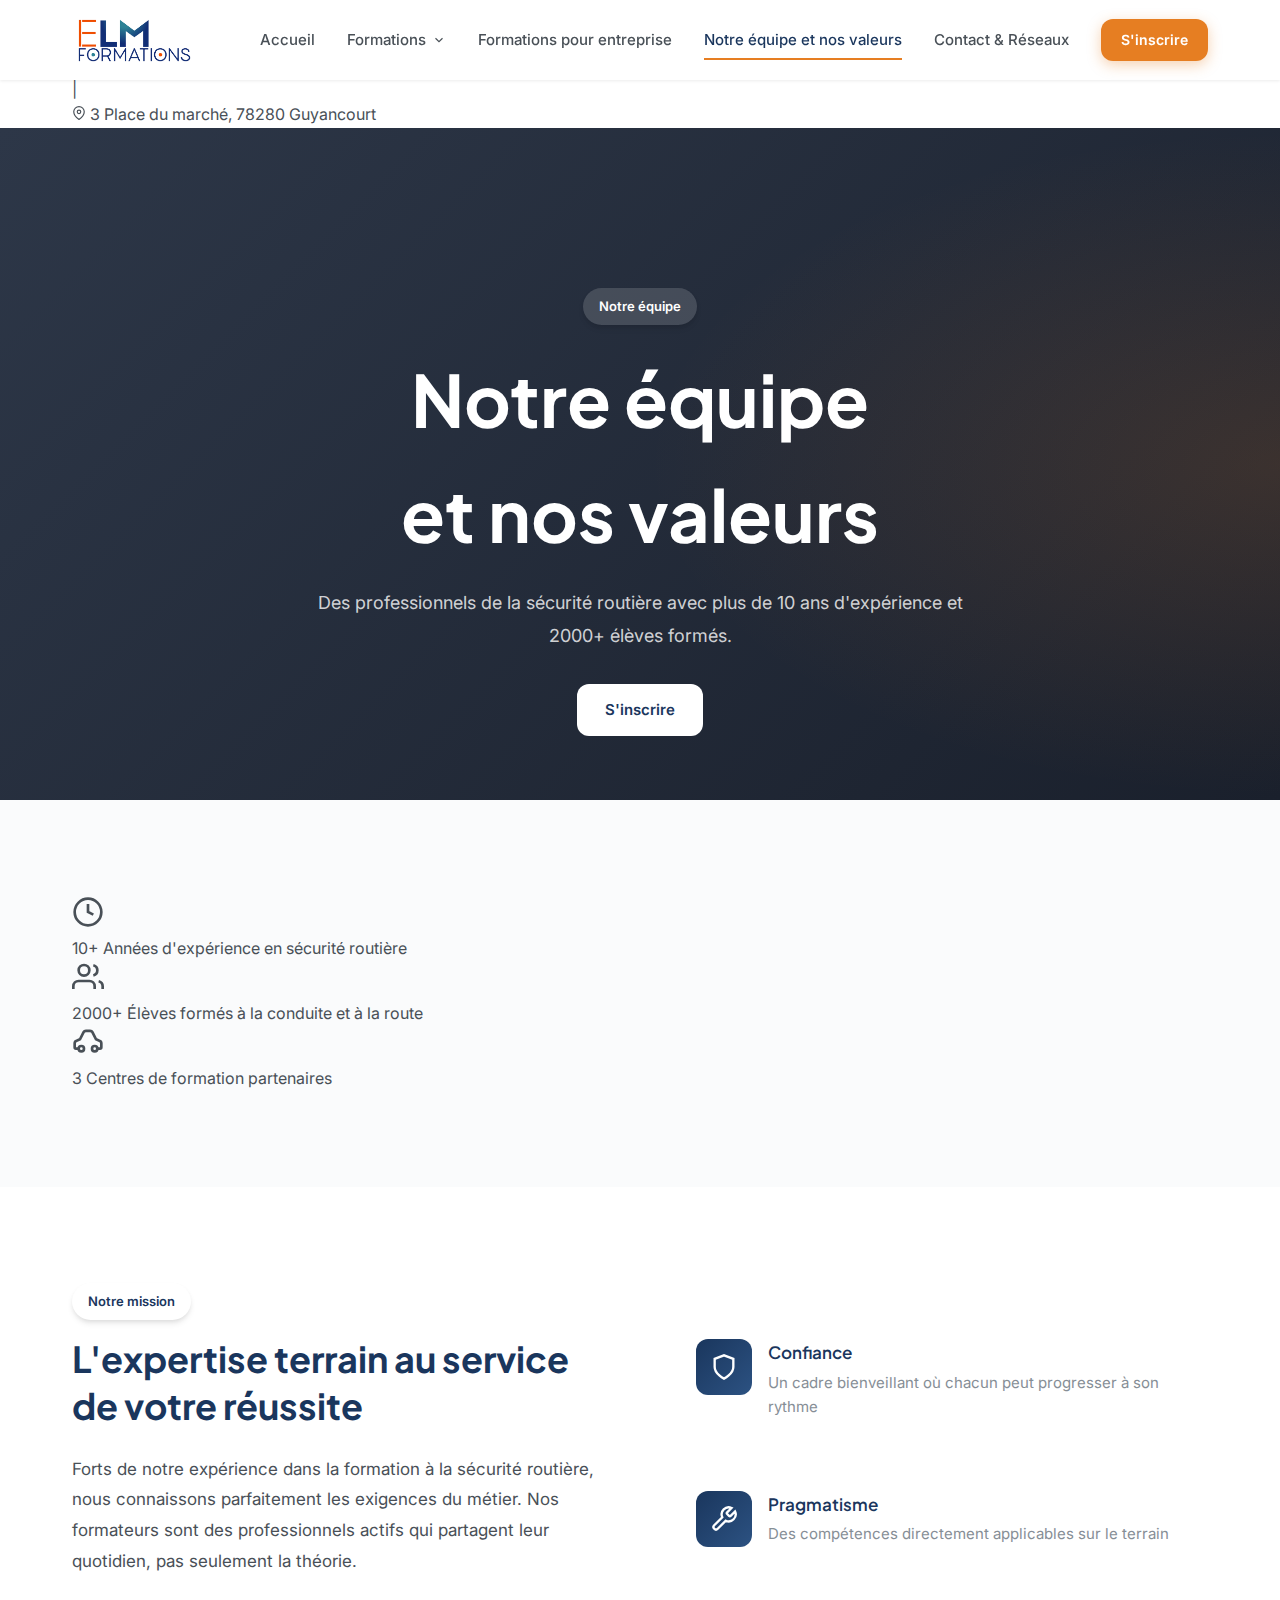
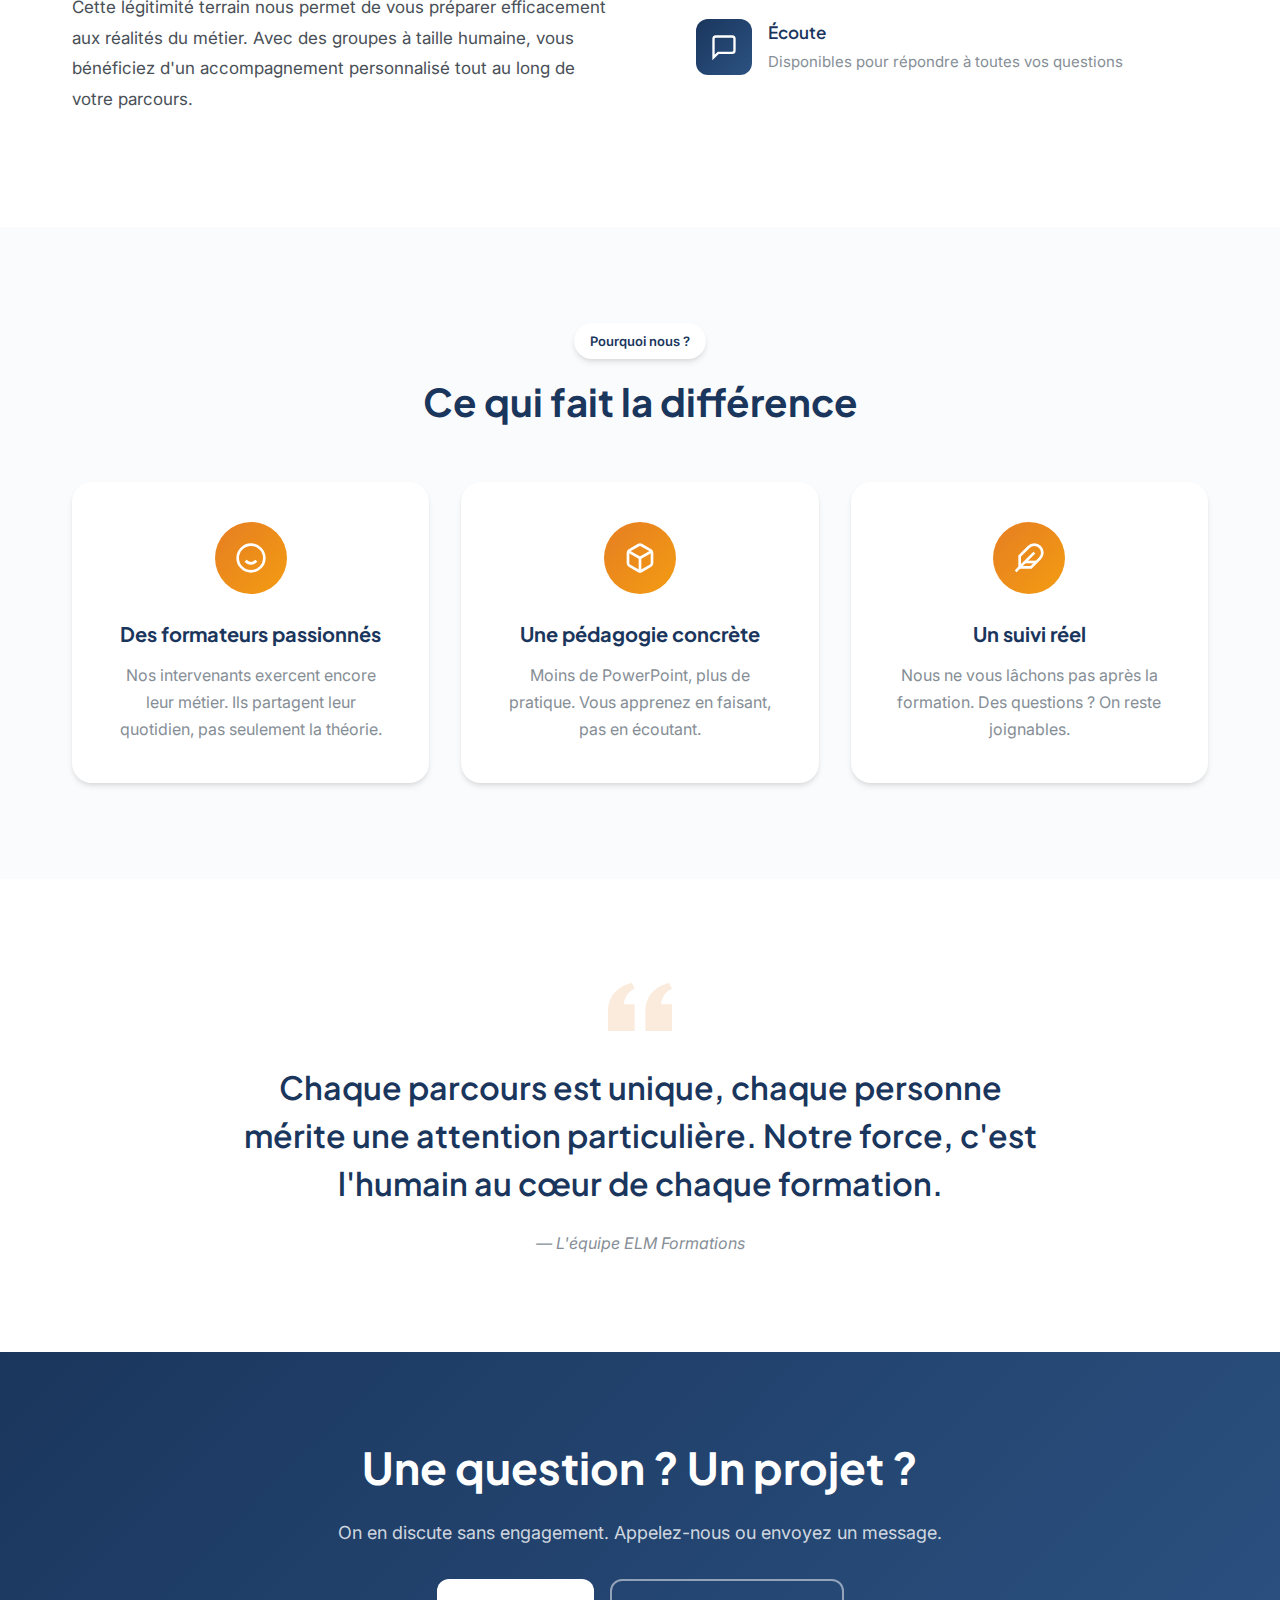
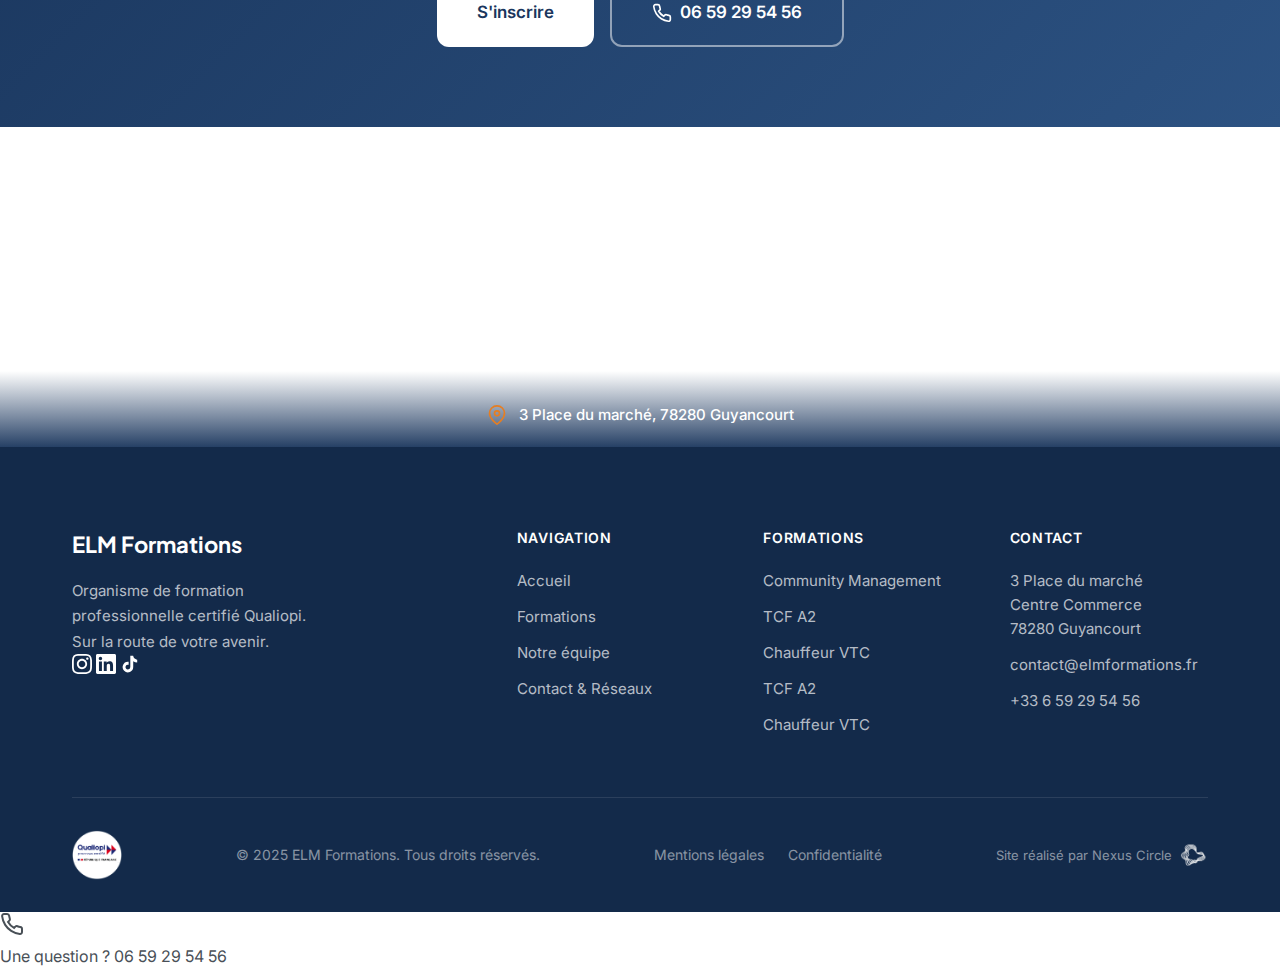
<file: equipe.html>
<!DOCTYPE html>
<html lang="fr">
<head>
    <meta charset="UTF-8">
    <meta name="viewport" content="width=device-width, initial-scale=1.0">
    
    <!-- SEO Meta Tags -->
    <title>Notre Équipe et Nos Valeurs | ELM Formations Guyancourt (78) - Qualiopi</title>
    <meta name="description" content="Découvrez notre équipe de formateurs experts avec plus de 10 ans d'expérience à Guyancourt. ELM Formations, organisme certifié Qualiopi dans les Yvelines.">
    <meta name="robots" content="index, follow">
    
    <!-- Canonical -->
    <link rel="canonical" href="https://elmformations.fr/equipe.html">
    
    <!-- Fonts -->
    <link rel="preconnect" href="https://fonts.googleapis.com">
    <link rel="preconnect" href="https://fonts.gstatic.com" crossorigin>
    <link href="https://fonts.googleapis.com/css2?family=Cinzel:wght@400;500;600&family=Inter:wght@400;500;600;700&family=Playfair+Display:ital,wght@1,400;1,500&family=Plus+Jakarta+Sans:wght@500;600;700;800&display=swap" rel="stylesheet">
    <link rel="stylesheet" href="css/style.css?v=22">
</head>
<body>
    <!-- Top Bar -->
    <div class="top-bar">
        <div class="container top-bar-content">
            <div class="top-bar-item">
                <svg width="14" height="14" viewBox="0 0 24 24" fill="none" stroke="currentColor" stroke-width="2">
                    <path d="M22 16.92v3a2 2 0 01-2.18 2 19.79 19.79 0 01-8.63-3.07 19.5 19.5 0 01-6-6 19.79 19.79 0 01-3.07-8.67A2 2 0 014.11 2h3a2 2 0 012 1.72 12.84 12.84 0 00.7 2.81 2 2 0 01-.45 2.11L8.09 9.91a16 16 0 006 6l1.27-1.27a2 2 0 012.11-.45 12.84 12.84 0 002.81.7A2 2 0 0122 16.92z"/>
                </svg>
                <a href="tel:+33659295456">06 59 29 54 56</a>
            </div>
            <span class="top-bar-separator">|</span>
            <div class="top-bar-item">
                <svg width="14" height="14" viewBox="0 0 24 24" fill="none" stroke="currentColor" stroke-width="2">
                    <path d="M4 4h16c1.1 0 2 .9 2 2v12c0 1.1-.9 2-2 2H4c-1.1 0-2-.9-2-2V6c0-1.1.9-2 2-2z"/>
                    <polyline points="22,6 12,13 2,6"/>
                </svg>
                <a href="mailto:contact@elmformations.fr">contact@elmformations.fr</a>
            </div>
            <span class="top-bar-separator">|</span>
            <div class="top-bar-item">
                <svg width="14" height="14" viewBox="0 0 24 24" fill="none" stroke="currentColor" stroke-width="2">
                    <path d="M21 10c0 7-9 13-9 13s-9-6-9-13a9 9 0 0118 0z"/>
                    <circle cx="12" cy="10" r="3"/>
                </svg>
                <a href="https://maps.google.com/?q=3+Place+du+marché,+78280+Guyancourt" target="_blank" rel="noopener noreferrer">3 Place du marché, 78280 Guyancourt</a>
            </div>
        </div>
    </div>

    <!-- Header -->
    <header class="header" id="header">
        <nav class="nav container">
            <a href="index.html" class="logo">
                <img src="Images/Logo-ELM.png" alt="ELM Formations" class="logo-img">
            </a>
            <div class="nav-menu" id="nav-menu">
                <div class="nav-dropdown">
                    <a href="index.html" class="nav-link nav-dropdown-toggle">Accueil</a>
                    <div class="nav-mega-menu nav-mega-single">
                        <a href="index.html" class="nav-mega-item">
                            <div class="nav-page-preview">
                                <div class="preview-header">
                                    <div class="preview-logo"></div>
                                    <div class="preview-nav-items"><span></span><span></span><span></span></div>
                                </div>
                                <div class="preview-hero preview-hero-accueil">
                                    <div class="preview-badge"></div>
                                    <div class="preview-title-large">ELM Formations</div>
                                    <div class="preview-subtitle"></div>
                                    <div class="preview-buttons"><span class="preview-btn-primary"></span><span class="preview-btn-secondary"></span></div>
                                </div>
                                <div class="preview-section">
                                    <div class="preview-cards-row"><div class="preview-card-mini"></div><div class="preview-card-mini"></div><div class="preview-card-mini"></div></div>
                                </div>
                            </div>
                            <div class="nav-mega-info"><span class="nav-mega-title">Page d'accueil</span><span class="nav-mega-desc">Découvrir ELM Formations</span></div>
                        </a>
                    </div>
                </div>
                <div class="nav-dropdown">
                    <span class="nav-link nav-dropdown-toggle">
                        Formations
                        <svg width="14" height="14" viewBox="0 0 24 24" fill="none" stroke="currentColor" stroke-width="2">
                            <polyline points="6 9 12 15 18 9"/>
                        </svg>
                    </span>
                    <div class="nav-dropdown-menu">
                        <a href="formation-community.html" class="nav-dropdown-item">
                            <span class="nav-dropdown-icon nav-dropdown-icon-community">
                                <svg width="18" height="18" viewBox="0 0 24 24" fill="none" stroke="currentColor" stroke-width="1.5">
                                    <path d="M17 21v-2a4 4 0 00-4-4H5a4 4 0 00-4 4v2"/>
                                    <circle cx="9" cy="7" r="4"/>
                                    <path d="M23 21v-2a4 4 0 00-3-3.87"/>
                                    <path d="M16 3.13a4 4 0 010 7.75"/>
                                </svg>
                            </span>
                            Community Management
                        </a>
                        <a href="formation-tcf-tout-public-a2.html" class="nav-dropdown-item">
                            <span class="nav-dropdown-icon nav-dropdown-icon-community">
                                <svg width="18" height="18" viewBox="0 0 24 24" fill="none" stroke="currentColor" stroke-width="1.5">
                                    <path d="M12 2L2 7l10 5 10-5-10-5z"/>
                                    <path d="M2 17l10 5 10-5M2 12l10 5 10-5"/>
                                </svg>
                            </span>
                            TCF A2
                        </a>
                        <a href="formation-chauffeur-vtc.html" class="nav-dropdown-item">
                            <span class="nav-dropdown-icon nav-dropdown-icon-taxi">
                                <svg width="18" height="18" viewBox="0 0 24 24" fill="none" stroke="currentColor" stroke-width="1.5">
                                    <path d="M5 17h14v-5H5v5z"/>
                                    <path d="M19 12l-1-5H6L5 12"/>
                                    <circle cx="7.5" cy="17" r="1.5"/>
                                    <circle cx="16.5" cy="17" r="1.5"/>
                                </svg>
                            </span>
                            Chauffeur VTC
                        </a>
                    </div>
                </div>
                <div class="nav-dropdown">
                    <a href="formations-professionnelles.html" class="nav-link nav-dropdown-toggle">Formations pour entreprise</a>
                </div>
                <div class="nav-dropdown">
                    <a href="equipe.html" class="nav-link nav-dropdown-toggle active">Notre équipe et nos valeurs</a>
                    <div class="nav-mega-menu nav-mega-single">
                        <a href="equipe.html" class="nav-mega-item">
                            <div class="nav-page-preview">
                                <div class="preview-header">
                                    <div class="preview-logo"></div>
                                    <div class="preview-nav-items"><span></span><span></span><span></span></div>
                                </div>
                                <div class="preview-hero preview-hero-equipe">
                                    <div class="preview-badge-light"></div>
                                    <div class="preview-title-medium">Notre Équipe</div>
                                    <div class="preview-subtitle-light"></div>
                                </div>
                                <div class="preview-legitimite-row">
                                    <div class="preview-legitimite-stat"></div>
                                    <div class="preview-legitimite-stat"></div>
                                    <div class="preview-legitimite-stat"></div>
                                </div>
                            </div>
                            <div class="nav-mega-info"><span class="nav-mega-title">Notre équipe et nos valeurs</span><span class="nav-mega-desc">Formateurs experts passionnés</span></div>
                        </a>
                    </div>
                </div>
                <div class="nav-dropdown">
                    <a href="contact-form.html" class="nav-link nav-dropdown-toggle">Contact & Réseaux</a>
                    <div class="nav-mega-menu nav-mega-single">
                        <a href="contact-form.html" class="nav-mega-item">
                            <div class="nav-page-preview">
                                <div class="preview-header">
                                    <div class="preview-logo"></div>
                                    <div class="preview-nav-items"><span></span><span></span><span></span></div>
                                </div>
                                <div class="preview-hero preview-hero-contact">
                                    <div class="preview-badge-light"></div>
                                    <div class="preview-title-medium">Contact</div>
                                    <div class="preview-subtitle-light"></div>
                                </div>
                                <div class="preview-section preview-section-light">
                                    <div class="preview-social-icons">
                                        <span class="preview-social-icon"></span>
                                        <span class="preview-social-icon"></span>
                                        <span class="preview-social-icon"></span>
                                    </div>
                                </div>
                            </div>
                            <div class="nav-mega-info"><span class="nav-mega-title">Contact & Réseaux</span><span class="nav-mega-desc">Nous suivre et nous contacter</span></div>
                        </a>
                    </div>
                </div>
                <div class="nav-dropdown">
                    <a href="contact.html" class="btn btn-primary btn-sm nav-dropdown-toggle">S'inscrire</a>
                    <div class="nav-mega-menu nav-mega-single">
                        <a href="contact.html" class="nav-mega-item">
                            <div class="nav-page-preview">
                                <div class="preview-header">
                                    <div class="preview-logo"></div>
                                    <div class="preview-nav-items"><span></span><span></span><span></span></div>
                                </div>
                                <div class="preview-hero preview-hero-inscription">
                                    <div class="preview-badge"></div>
                                    <div class="preview-title-medium">Inscription</div>
                                    <div class="preview-subtitle"></div>
                                </div>
                                <div class="preview-section">
                                    <div class="preview-form">
                                        <div class="preview-form-field"></div>
                                        <div class="preview-form-btn"></div>
                                    </div>
                                </div>
                            </div>
                            <div class="nav-mega-info"><span class="nav-mega-title">S'inscrire</span><span class="nav-mega-desc">Inscription à nos formations</span></div>
                        </a>
                    </div>
                </div>
            </div>
            <button class="nav-toggle" id="nav-toggle" aria-label="Menu">
                <span></span>
                <span></span>
                <span></span>
            </button>
        </nav>
    </header>

    <main>
        <!-- Page Hero -->
        <section class="page-hero page-hero-large" style="background: linear-gradient(135deg, #2d3748 0%, #1a202c 100%);">
            <div class="container">
                <div class="page-hero-content page-hero-centered">
                    <span class="badge" style="background: rgba(255,255,255,0.15); color: white;">Notre équipe</span>
                    <h1>Notre équipe<br>et nos valeurs</h1>
                    <p class="page-hero-text">Des professionnels de la sécurité routière avec plus de 10 ans d'expérience et 2000+ élèves formés.</p>
                    <div class="hero-buttons">
                        <a href="contact.html" class="btn btn-white">
                            S'inscrire
                        </a>
                    </div>
                </div>
            </div>
        </section>

        <!-- Légitimité Section -->
        <section class="section section-gray">
            <div class="container">
                <div class="equipe-legitimite-grid">
                    <div class="equipe-legitimite-stat">
                        <div class="equipe-legitimite-icon">
                            <svg width="32" height="32" viewBox="0 0 24 24" fill="none" stroke="currentColor" stroke-width="2">
                                <circle cx="12" cy="12" r="10"/>
                                <polyline points="12 6 12 12 16 14"/>
                            </svg>
                        </div>
                        <span class="equipe-legitimite-number">10+</span>
                        <span class="equipe-legitimite-label">Années d'expérience en sécurité routière</span>
                    </div>
                    <div class="equipe-legitimite-stat">
                        <div class="equipe-legitimite-icon">
                            <svg width="32" height="32" viewBox="0 0 24 24" fill="none" stroke="currentColor" stroke-width="2">
                                <path d="M17 21v-2a4 4 0 00-4-4H5a4 4 0 00-4 4v2"/>
                                <circle cx="9" cy="7" r="4"/>
                                <path d="M23 21v-2a4 4 0 00-3-3.87M16 3.13a4 4 0 010 7.75"/>
                            </svg>
                        </div>
                        <span class="equipe-legitimite-number">2000+</span>
                        <span class="equipe-legitimite-label">Élèves formés à la conduite et à la route</span>
                    </div>
                    <div class="equipe-legitimite-stat">
                        <div class="equipe-legitimite-icon">
                            <svg width="32" height="32" viewBox="0 0 24 24" fill="none" stroke="currentColor" stroke-width="2">
                                <path d="M19 17h2c.6 0 1-.4 1-1v-3c0-.9-.7-1.7-1.5-1.9L18 10l-2.7-5.4c-.3-.6-1-1-1.7-1H10.4c-.7 0-1.4.4-1.7 1L6 10l-2.5 1.1C2.7 11.3 2 12.1 2 13v3c0 .6.4 1 1 1h2"/>
                                <circle cx="7" cy="17" r="2"/>
                                <circle cx="17" cy="17" r="2"/>
                            </svg>
                        </div>
                        <span class="equipe-legitimite-number">3</span>
                        <span class="equipe-legitimite-label">Centres de formation partenaires</span>
                    </div>
                </div>
            </div>
        </section>

        <!-- Mission Section -->
        <section class="section">
            <div class="container">
                <div class="equipe-mission">
                    <div class="equipe-mission-content">
                        <span class="badge">Notre mission</span>
                        <h2>L'expertise terrain au service de votre réussite</h2>
                        <p class="equipe-mission-text">
                            Forts de notre expérience dans la formation à la sécurité routière, nous connaissons 
                            parfaitement les exigences du métier. Nos formateurs sont des professionnels actifs 
                            qui partagent leur quotidien, pas seulement la théorie.
                        </p>
                        <p class="equipe-mission-text">
                            Cette légitimité terrain nous permet de vous préparer efficacement aux réalités 
                            du métier. Avec des groupes à taille humaine, vous bénéficiez d'un accompagnement 
                            personnalisé tout au long de votre parcours.
                        </p>
                    </div>
                    <div class="equipe-mission-highlights">
                        <div class="equipe-mission-highlight">
                            <div class="equipe-mission-icon">
                                <svg width="28" height="28" viewBox="0 0 24 24" fill="none" stroke="currentColor" stroke-width="2">
                                    <path d="M12 22s8-4 8-10V5l-8-3-8 3v7c0 6 8 10 8 10z"/>
                                </svg>
                            </div>
                            <div>
                                <h4>Confiance</h4>
                                <p>Un cadre bienveillant où chacun peut progresser à son rythme</p>
                            </div>
                        </div>
                        <div class="equipe-mission-highlight">
                            <div class="equipe-mission-icon">
                                <svg width="28" height="28" viewBox="0 0 24 24" fill="none" stroke="currentColor" stroke-width="2">
                                    <path d="M14.7 6.3a1 1 0 000 1.4l1.6 1.6a1 1 0 001.4 0l3.77-3.77a6 6 0 01-7.94 7.94l-6.91 6.91a2.12 2.12 0 01-3-3l6.91-6.91a6 6 0 017.94-7.94l-3.76 3.76z"/>
                                </svg>
                            </div>
                            <div>
                                <h4>Pragmatisme</h4>
                                <p>Des compétences directement applicables sur le terrain</p>
                            </div>
                        </div>
                        <div class="equipe-mission-highlight">
                            <div class="equipe-mission-icon">
                                <svg width="28" height="28" viewBox="0 0 24 24" fill="none" stroke="currentColor" stroke-width="2">
                                    <path d="M21 15a2 2 0 01-2 2H7l-4 4V5a2 2 0 012-2h14a2 2 0 012 2z"/>
                                </svg>
                            </div>
                            <div>
                                <h4>Écoute</h4>
                                <p>Disponibles pour répondre à toutes vos questions</p>
                            </div>
                        </div>
                    </div>
                </div>
            </div>
        </section>

        <!-- Why Us Section -->
        <section class="section section-gray">
            <div class="container">
                <div class="section-header">
                    <span class="badge">Pourquoi nous ?</span>
                    <h2 class="section-title">Ce qui fait la différence</h2>
                </div>
                <div class="equipe-why-grid">
                    <div class="equipe-why-card">
                        <div class="equipe-why-icon">
                            <svg width="32" height="32" viewBox="0 0 24 24" fill="none" stroke="currentColor" stroke-width="2">
                                <circle cx="12" cy="12" r="10"/>
                                <path d="M8 14s1.5 2 4 2 4-2 4-2"/>
                                <line x1="9" y1="9" x2="9.01" y2="9"/>
                                <line x1="15" y1="9" x2="15.01" y2="9"/>
                            </svg>
                        </div>
                        <h3>Des formateurs passionnés</h3>
                        <p>Nos intervenants exercent encore leur métier. Ils partagent leur quotidien, pas seulement la théorie.</p>
                    </div>
                    <div class="equipe-why-card">
                        <div class="equipe-why-icon">
                            <svg width="32" height="32" viewBox="0 0 24 24" fill="none" stroke="currentColor" stroke-width="2">
                                <path d="M21 16V8a2 2 0 00-1-1.73l-7-4a2 2 0 00-2 0l-7 4A2 2 0 003 8v8a2 2 0 001 1.73l7 4a2 2 0 002 0l7-4A2 2 0 0021 16z"/>
                                <polyline points="3.27,6.96 12,12.01 20.73,6.96"/>
                                <line x1="12" y1="22.08" x2="12" y2="12"/>
                            </svg>
                        </div>
                        <h3>Une pédagogie concrète</h3>
                        <p>Moins de PowerPoint, plus de pratique. Vous apprenez en faisant, pas en écoutant.</p>
                    </div>
                    <div class="equipe-why-card">
                        <div class="equipe-why-icon">
                            <svg width="32" height="32" viewBox="0 0 24 24" fill="none" stroke="currentColor" stroke-width="2">
                                <path d="M20.24 12.24a6 6 0 00-8.49-8.49L5 10.5V19h8.5z"/>
                                <line x1="16" y1="8" x2="2" y2="22"/>
                                <line x1="17.5" y1="15" x2="9" y2="15"/>
                            </svg>
                        </div>
                        <h3>Un suivi réel</h3>
                        <p>Nous ne vous lâchons pas après la formation. Des questions ? On reste joignables.</p>
                    </div>
                </div>
            </div>
        </section>

        <!-- Quote Section -->
        <section class="section">
            <div class="container">
                <div class="equipe-quote-section">
                    <div class="equipe-big-quote">
                        <svg class="equipe-quote-mark" width="64" height="64" viewBox="0 0 24 24" fill="currentColor">
                            <path d="M14.017 21v-7.391c0-5.704 3.731-9.57 8.983-10.609l.995 2.151c-2.432.917-3.995 3.638-3.995 5.849h4v10h-9.983zm-14.017 0v-7.391c0-5.704 3.748-9.57 9-10.609l.996 2.151c-2.433.917-3.996 3.638-3.996 5.849h3.983v10h-9.983z"/>
                        </svg>
                        <blockquote>
                            Chaque parcours est unique, chaque personne mérite une attention particulière. 
                            Notre force, c'est l'humain au cœur de chaque formation.
                        </blockquote>
                        <p class="equipe-quote-signature">— L'équipe ELM Formations</p>
                    </div>
                </div>
            </div>
        </section>

        <!-- CTA Section -->
        <section class="section equipe-cta-section">
            <div class="container">
                <div class="equipe-cta">
                    <h2>Une question ? Un projet ?</h2>
                    <p>On en discute sans engagement. Appelez-nous ou envoyez un message.</p>
                    <div class="equipe-cta-buttons">
                        <a href="contact.html" class="btn btn-white btn-lg">
                            S'inscrire
                        </a>
                        <a href="tel:+33659295456" class="btn btn-outline-white btn-lg">
                            <svg width="20" height="20" viewBox="0 0 24 24" fill="none" stroke="currentColor" stroke-width="2">
                                <path d="M22 16.92v3a2 2 0 01-2.18 2 19.79 19.79 0 01-8.63-3.07 19.5 19.5 0 01-6-6 19.79 19.79 0 01-3.07-8.67A2 2 0 014.11 2h3a2 2 0 012 1.72 12.84 12.84 0 00.7 2.81 2 2 0 01-.45 2.11L8.09 9.91a16 16 0 006 6l1.27-1.27a2 2 0 012.11-.45 12.84 12.84 0 002.81.7A2 2 0 0122 16.92z"/>
                            </svg>
                            06 59 29 54 56
                        </a>
                    </div>
                </div>
            </div>
        </section>

        <!-- Mini Map -->
        <section class="mini-map-section">
            <div class="mini-map-container">
                <iframe 
                    src="https://www.google.com/maps/embed?pb=!1m18!1m12!1m3!1d2631.5!2d2.0766!3d48.7654!2m3!1f0!2f0!3f0!3m2!1i1024!2i768!4f13.1!3m3!1m2!1s0x47e67dd0373cb5c1%3A0x87e6a4c3c7c55c5a!2s3%20Pl.%20du%20March%C3%A9%2C%2078280%20Guyancourt!5e0!3m2!1sfr!2sfr!4v1702742400000!5m2!1sfr!2sfr" 
                    width="100%" 
                    height="100%" 
                    style="border:0;" 
                    allowfullscreen="" 
                    loading="lazy" 
                    referrerpolicy="no-referrer-when-downgrade"
                    title="Localisation ELM Formations - Guyancourt">
                </iframe>
                <div class="mini-map-overlay">
                    <div class="mini-map-info">
                        <svg width="20" height="20" viewBox="0 0 24 24" fill="none" stroke="currentColor" stroke-width="2">
                            <path d="M21 10c0 7-9 13-9 13s-9-6-9-13a9 9 0 0118 0z"/>
                            <circle cx="12" cy="10" r="3"/>
                        </svg>
                        <span>3 Place du marché, 78280 Guyancourt</span>
                    </div>
                </div>
            </div>
        </section>
    </main>

    <!-- Footer -->
    <footer class="footer">
        <div class="container">
            <div class="footer-grid">
                <div class="footer-brand">
                    <a href="index.html" class="footer-logo">ELM Formations</a>
                    <p>Organisme de formation professionnelle certifié Qualiopi.<br>Sur la route de votre avenir.</p>
                    <div class="footer-social">
                        <a href="https://www.instagram.com/elmformations" target="_blank" rel="noopener noreferrer" aria-label="Instagram">
                            <svg width="20" height="20" viewBox="0 0 24 24" fill="currentColor">
                                <path d="M12 2.163c3.204 0 3.584.012 4.85.07 3.252.148 4.771 1.691 4.919 4.919.058 1.265.069 1.645.069 4.849 0 3.205-.012 3.584-.069 4.849-.149 3.225-1.664 4.771-4.919 4.919-1.266.058-1.644.07-4.85.07-3.204 0-3.584-.012-4.849-.07-3.26-.149-4.771-1.699-4.919-4.92-.058-1.265-.07-1.644-.07-4.849 0-3.204.013-3.583.07-4.849.149-3.227 1.664-4.771 4.919-4.919 1.266-.057 1.645-.069 4.849-.069zm0-2.163c-3.259 0-3.667.014-4.947.072-4.358.2-6.78 2.618-6.98 6.98-.059 1.281-.073 1.689-.073 4.948 0 3.259.014 3.668.072 4.948.2 4.358 2.618 6.78 6.98 6.98 1.281.058 1.689.072 4.948.072 3.259 0 3.668-.014 4.948-.072 4.354-.2 6.782-2.618 6.979-6.98.059-1.28.073-1.689.073-4.948 0-3.259-.014-3.667-.072-4.947-.196-4.354-2.617-6.78-6.979-6.98-1.281-.059-1.69-.073-4.949-.073zm0 5.838c-3.403 0-6.162 2.759-6.162 6.162s2.759 6.163 6.162 6.163 6.162-2.759 6.162-6.163c0-3.403-2.759-6.162-6.162-6.162zm0 10.162c-2.209 0-4-1.79-4-4 0-2.209 1.791-4 4-4s4 1.791 4 4c0 2.21-1.791 4-4 4zm6.406-11.845c-.796 0-1.441.645-1.441 1.44s.645 1.44 1.441 1.44c.795 0 1.439-.645 1.439-1.44s-.644-1.44-1.439-1.44z"/>
                            </svg>
                        </a>
                        <a href="https://www.linkedin.com/in/elm-formations-74a3a5363" target="_blank" rel="noopener noreferrer" aria-label="LinkedIn">
                            <svg width="20" height="20" viewBox="0 0 24 24" fill="currentColor">
                                <path d="M20.447 20.452h-3.554v-5.569c0-1.328-.027-3.037-1.852-3.037-1.853 0-2.136 1.445-2.136 2.939v5.667H9.351V9h3.414v1.561h.046c.477-.9 1.637-1.85 3.37-1.85 3.601 0 4.267 2.37 4.267 5.455v6.286zM5.337 7.433c-1.144 0-2.063-.926-2.063-2.065 0-1.138.92-2.063 2.063-2.063 1.14 0 2.064.925 2.064 2.063 0 1.139-.925 2.065-2.064 2.065zm1.782 13.019H3.555V9h3.564v11.452zM22.225 0H1.771C.792 0 0 .774 0 1.729v20.542C0 23.227.792 24 1.771 24h20.451C23.2 24 24 23.227 24 22.271V1.729C24 .774 23.2 0 22.222 0h.003z"/>
                            </svg>
                        </a>
                        <a href="https://www.tiktok.com/@elm.formations" target="_blank" rel="noopener noreferrer" aria-label="TikTok">
                            <svg width="20" height="20" viewBox="0 0 24 24" fill="currentColor">
                                <path d="M19.59 6.69a4.83 4.83 0 01-3.77-4.25V2h-3.45v13.67a2.89 2.89 0 01-5.2 1.74 2.89 2.89 0 012.31-4.64 2.93 2.93 0 01.88.13V9.4a6.84 6.84 0 00-1-.05A6.33 6.33 0 005 20.1a6.34 6.34 0 0010.86-4.43v-7a8.16 8.16 0 004.77 1.52v-3.4a4.85 4.85 0 01-1-.1z"/>
                            </svg>
                        </a>
                    </div>
                </div>
                <div class="footer-links">
                    <h4>Navigation</h4>
                    <a href="index.html">Accueil</a>
                    <a href="index.html#formations">Formations</a>
                    <a href="equipe.html">Notre équipe</a>
                    <a href="contact-form.html">Contact & Réseaux</a>
                </div>
                <div class="footer-links">
                    <h4>Formations</h4>
                    <a href="formation-community.html">Community Management</a>
                    <a href="formation-tcf-tout-public-a2.html">TCF A2</a>
                    <a href="formation-chauffeur-vtc.html">Chauffeur VTC</a>
                    <a href="formation-tcf-tout-public-a2.html">TCF A2</a>
                    <a href="formation-chauffeur-vtc.html">Chauffeur VTC</a>
                </div>
                <div class="footer-links">
                    <h4>Contact</h4>
                    <p>3 Place du marché<br>Centre Commerce<br>78280 Guyancourt</p>
                    <a href="mailto:contact@elmformations.fr">contact@elmformations.fr</a>
                    <a href="tel:+33659295456">+33 6 59 29 54 56</a>
                </div>
            </div>
            <div class="footer-bottom">
                <div class="qualiopi-badge-logo">
                    <img src="Images/qualiopi.png" alt="Certification Qualiopi" class="qualiopi-footer-logo">
                </div>
                <p>© 2025 ELM Formations. Tous droits réservés.</p>
                <div class="footer-legal">
                    <a href="mentions-legales.html">Mentions légales</a>
                    <a href="confidentialite.html">Confidentialité</a>
                </div>
                <a href="https://nexuscircle.fr" target="_blank" rel="noopener noreferrer" class="footer-credit">
                    <span>Site réalisé par Nexus Circle</span>
                    <img src="Images/Logo Nexus Circle.png" alt="Nexus Circle - Agence de Marketing d'Influence" class="footer-credit-logo">
                </a>
            </div>
        </div>
    </footer>

    <!-- Floating CTA Button -->
    <a href="tel:+33659295456" class="floating-cta">
        <div class="floating-cta-icon">
            <svg width="24" height="24" viewBox="0 0 24 24" fill="none" stroke="currentColor" stroke-width="2">
                <path d="M22 16.92v3a2 2 0 01-2.18 2 19.79 19.79 0 01-8.63-3.07 19.5 19.5 0 01-6-6 19.79 19.79 0 01-3.07-8.67A2 2 0 014.11 2h3a2 2 0 012 1.72 12.84 12.84 0 00.7 2.81 2 2 0 01-.45 2.11L8.09 9.91a16 16 0 006 6l1.27-1.27a2 2 0 012.11-.45 12.84 12.84 0 002.81.7A2 2 0 0122 16.92z"/>
            </svg>
        </div>
        <div class="floating-cta-content">
            <span class="floating-cta-label">Une question ?</span>
            <span class="floating-cta-number">06 59 29 54 56</span>
        </div>
    </a>

    <script src="js/main.js"></script>
</body>
</html>
</file>
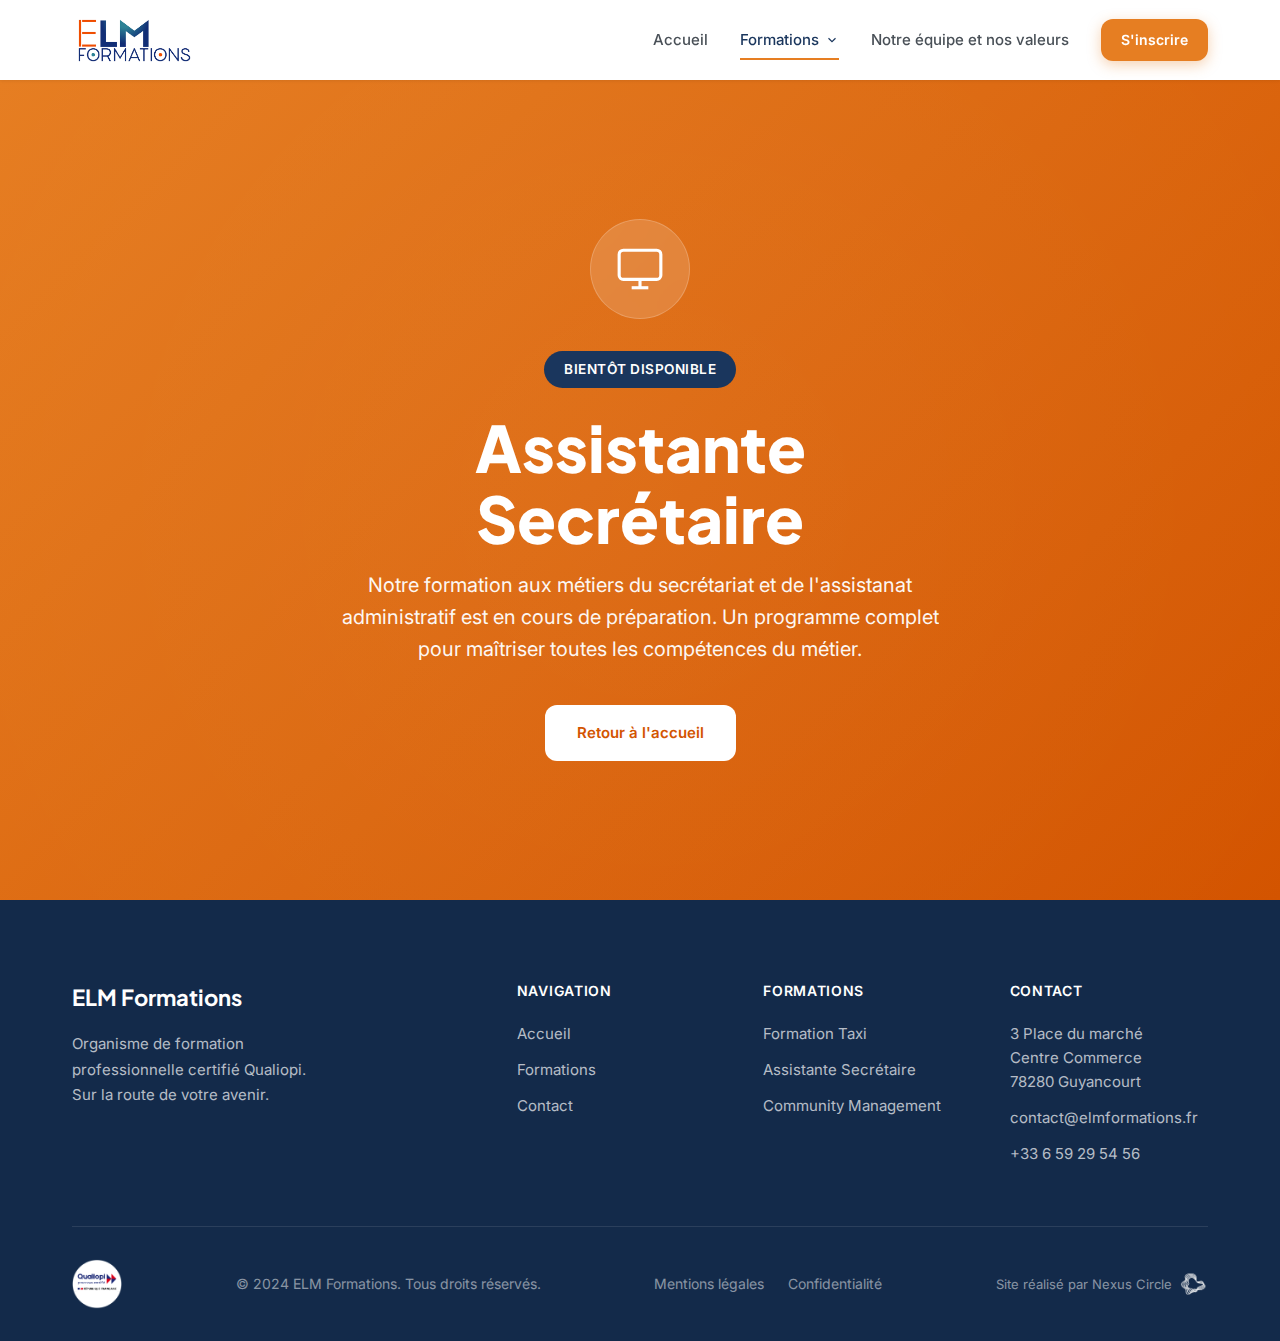
<file: formation-assistante.html>
<!DOCTYPE html>
<html lang="fr">
<head>
    <meta charset="UTF-8">
    <meta name="viewport" content="width=device-width, initial-scale=1.0">
    
    <!-- SEO Meta Tags -->
    <title>Formation Assistante Secrétaire - Bientôt disponible | ELM Formations</title>
    <meta name="description" content="Formation Assistante Secrétaire bientôt disponible chez ELM Formations. Inscrivez-vous à notre liste d'attente pour être informé du lancement.">
    <meta name="robots" content="noindex, nofollow">
    
    <!-- Fonts -->
    <link rel="preconnect" href="https://fonts.googleapis.com">
    <link rel="preconnect" href="https://fonts.gstatic.com" crossorigin>
    <link href="https://fonts.googleapis.com/css2?family=Inter:wght@400;500;600;700&family=Playfair+Display:ital,wght@1,400;1,500&family=Plus+Jakarta+Sans:wght@500;600;700;800&display=swap" rel="stylesheet">
    <link rel="stylesheet" href="css/style.css">
    
    <style>
        .coming-soon-page {
            min-height: 100vh;
            display: flex;
            flex-direction: column;
            padding-top: 80px;
        }
        
        .coming-soon-hero {
            flex: 1;
            display: flex;
            align-items: center;
            justify-content: center;
            background: linear-gradient(135deg, var(--orange) 0%, var(--orange-dark) 100%);
            position: relative;
            overflow: hidden;
            min-height: calc(100vh - 80px);
        }
        
        .coming-soon-hero::before {
            content: '';
            position: absolute;
            top: -50%;
            left: -50%;
            width: 200%;
            height: 200%;
            background: radial-gradient(circle, rgba(255,255,255,0.03) 0%, transparent 50%);
            animation: pulse-slow 8s ease-in-out infinite;
        }
        
        @keyframes pulse-slow {
            0%, 100% { transform: scale(1); opacity: 0.5; }
            50% { transform: scale(1.1); opacity: 1; }
        }
        
        .coming-soon-content {
            text-align: center;
            color: white;
            padding: 2rem;
            position: relative;
            z-index: 1;
            max-width: 700px;
        }
        
        .coming-soon-icon {
            width: 100px;
            height: 100px;
            background: rgba(255,255,255,0.15);
            border-radius: 50%;
            display: flex;
            align-items: center;
            justify-content: center;
            margin: 0 auto 2rem;
            backdrop-filter: blur(10px);
            border: 1px solid rgba(255,255,255,0.2);
        }
        
        .coming-soon-icon svg {
            width: 50px;
            height: 50px;
            stroke: white;
        }
        
        .coming-soon-badge {
            display: inline-block;
            background: var(--navy);
            color: white;
            padding: 0.5rem 1.25rem;
            border-radius: 50px;
            font-size: 0.85rem;
            font-weight: 600;
            text-transform: uppercase;
            letter-spacing: 0.5px;
            margin-bottom: 1.5rem;
        }
        
        .coming-soon-title {
            font-family: 'Plus Jakarta Sans', sans-serif;
            font-size: clamp(2.5rem, 5vw, 4rem);
            font-weight: 800;
            margin-bottom: 1rem;
            line-height: 1.1;
        }
        
        .coming-soon-subtitle {
            font-size: 1.25rem;
            opacity: 0.95;
            margin-bottom: 2.5rem;
            line-height: 1.6;
        }
        
        .coming-soon-info {
            background: rgba(255,255,255,0.1);
            border-radius: 16px;
            padding: 2rem;
            margin-bottom: 2.5rem;
            backdrop-filter: blur(10px);
            border: 1px solid rgba(255,255,255,0.15);
        }
        
        .coming-soon-info p {
            margin: 0;
            font-size: 1rem;
            opacity: 0.9;
            line-height: 1.7;
        }
        
        .coming-soon-buttons {
            display: flex;
            gap: 1rem;
            justify-content: center;
            flex-wrap: wrap;
        }
        
        .coming-soon-buttons .btn {
            padding: 1rem 2rem;
        }
        
        .coming-soon-buttons .btn-white {
            background: white;
            color: var(--orange-dark);
        }
        
        .coming-soon-buttons .btn-white:hover {
            background: var(--off-white);
        }
    </style>
</head>
<body>
    <!-- Header -->
    <header class="header" id="header">
        <nav class="nav container">
            <a href="index.html" class="logo">
                <img src="Images/Logo-ELM.png" alt="ELM Formations" class="logo-img">
            </a>
            <div class="nav-menu" id="nav-menu">
                <div class="nav-dropdown">
                    <a href="index.html" class="nav-link nav-dropdown-toggle">Accueil</a>
                    <div class="nav-mega-menu nav-mega-single">
                        <a href="index.html" class="nav-mega-item">
                            <div class="nav-page-preview">
                                <div class="preview-header">
                                    <div class="preview-logo"></div>
                                    <div class="preview-nav-items"><span></span><span></span><span></span></div>
                                </div>
                                <div class="preview-hero preview-hero-accueil">
                                    <div class="preview-badge"></div>
                                    <div class="preview-title-large">ELM Formations</div>
                                    <div class="preview-subtitle"></div>
                                    <div class="preview-buttons"><span class="preview-btn-primary"></span><span class="preview-btn-secondary"></span></div>
                                </div>
                                <div class="preview-section">
                                    <div class="preview-cards-row"><div class="preview-card-mini"></div><div class="preview-card-mini"></div><div class="preview-card-mini"></div></div>
                                </div>
                            </div>
                            <div class="nav-mega-info"><span class="nav-mega-title">Page d'accueil</span><span class="nav-mega-desc">Découvrir ELM Formations</span></div>
                        </a>
                    </div>
                </div>
                <div class="nav-dropdown">
                    <span class="nav-link nav-dropdown-toggle active">
                        Formations
                        <svg width="14" height="14" viewBox="0 0 24 24" fill="none" stroke="currentColor" stroke-width="2">
                            <polyline points="6 9 12 15 18 9"/>
                        </svg>
                    </span>
                    <div class="nav-dropdown-menu">
                        <a href="formation-taxi.html" class="nav-dropdown-item">
                            <span class="nav-dropdown-icon nav-dropdown-icon-taxi">
                                <svg width="18" height="18" viewBox="0 0 24 24" fill="none" stroke="currentColor" stroke-width="1.5">
                                    <path d="M5 17h14v-5H5v5z"/>
                                    <path d="M19 12l-1-5H6L5 12"/>
                                    <circle cx="7.5" cy="17" r="1.5"/>
                                    <circle cx="16.5" cy="17" r="1.5"/>
                                </svg>
                            </span>
                            Formation Taxi
                        </a>
                        <a href="formation-assistante.html" class="nav-dropdown-item">
                            <span class="nav-dropdown-icon nav-dropdown-icon-assistante">
                                <svg width="18" height="18" viewBox="0 0 24 24" fill="none" stroke="currentColor" stroke-width="1.5">
                                    <rect x="2" y="3" width="20" height="14" rx="2"/>
                                    <line x1="8" y1="21" x2="16" y2="21"/>
                                    <line x1="12" y1="17" x2="12" y2="21"/>
                                </svg>
                            </span>
                            Assistante Secrétaire
                        </a>
                        <a href="formation-community.html" class="nav-dropdown-item">
                            <span class="nav-dropdown-icon nav-dropdown-icon-community">
                                <svg width="18" height="18" viewBox="0 0 24 24" fill="none" stroke="currentColor" stroke-width="1.5">
                                    <path d="M17 21v-2a4 4 0 00-4-4H5a4 4 0 00-4 4v2"/>
                                    <circle cx="9" cy="7" r="4"/>
                                    <path d="M23 21v-2a4 4 0 00-3-3.87"/>
                                    <path d="M16 3.13a4 4 0 010 7.75"/>
                                </svg>
                            </span>
                            Community Management
                        </a>
                    </div>
                </div>
                <div class="nav-dropdown">
                    <a href="equipe.html" class="nav-link nav-dropdown-toggle">Notre équipe et nos valeurs</a>
                    <div class="nav-mega-menu nav-mega-single">
                        <a href="equipe.html" class="nav-mega-item">
                            <div class="nav-page-preview">
                                <div class="preview-header">
                                    <div class="preview-logo"></div>
                                    <div class="preview-nav-items"><span></span><span></span><span></span></div>
                                </div>
                                <div class="preview-hero preview-hero-equipe">
                                    <div class="preview-badge-light"></div>
                                    <div class="preview-title-medium">Notre Équipe</div>
                                    <div class="preview-subtitle-light"></div>
                                </div>
                                <div class="preview-section preview-section-light">
                                    <div class="preview-stats-row">
                                        <div class="preview-stat"><span class="preview-stat-label"></span></div>
                                        <div class="preview-stat"><span class="preview-stat-label"></span></div>
                                        <div class="preview-stat"><span class="preview-stat-label"></span></div>
                                    </div>
                                </div>
                            </div>
                            <div class="nav-mega-info"><span class="nav-mega-title">Notre équipe et nos valeurs</span><span class="nav-mega-desc">Formateurs experts passionnés</span></div>
                        </a>
                    </div>
                </div>
                <a href="contact.html" class="btn btn-primary btn-sm">
                    S'inscrire
                </a>
            </div>
            <button class="nav-toggle" id="nav-toggle" aria-label="Menu">
                <span></span>
                <span></span>
                <span></span>
            </button>
        </nav>
    </header>

    <div class="coming-soon-page">
        <div class="coming-soon-hero">
            <div class="coming-soon-content">
                <div class="coming-soon-icon">
                    <svg viewBox="0 0 24 24" fill="none" stroke="currentColor" stroke-width="1.5">
                        <rect x="2" y="3" width="20" height="14" rx="2"/>
                        <line x1="8" y1="21" x2="16" y2="21"/>
                        <line x1="12" y1="17" x2="12" y2="21"/>
                    </svg>
                </div>
                <span class="coming-soon-badge">Bientôt disponible</span>
                <h1 class="coming-soon-title">Assistante<br>Secrétaire</h1>
                <p class="coming-soon-subtitle">Notre formation aux métiers du secrétariat et de l'assistanat administratif est en cours de préparation. Un programme complet pour maîtriser toutes les compétences du métier.</p>
                
                <div class="coming-soon-buttons">
                    <a href="index.html" class="btn btn-white">
                        Retour à l'accueil
                    </a>
                </div>
            </div>
        </div>
    </div>

    <!-- Footer -->
    <footer class="footer">
        <div class="container">
            <div class="footer-grid">
                <div class="footer-brand">
                    <a href="index.html" class="footer-logo">ELM Formations</a>
                    <p>Organisme de formation professionnelle certifié Qualiopi.<br>Sur la route de votre avenir.</p>
                </div>
                <div class="footer-links">
                    <h4>Navigation</h4>
                    <a href="index.html">Accueil</a>
                    <a href="formation-community.html">Formations</a>
                    <a href="contact-form.html">Contact</a>
                </div>
                <div class="footer-links">
                    <h4>Formations</h4>
                    <a href="formation-taxi.html">Formation Taxi</a>
                    <a href="formation-assistante.html">Assistante Secrétaire</a>
                    <a href="formation-community.html">Community Management</a>
                </div>
                <div class="footer-links">
                    <h4>Contact</h4>
                    <p>3 Place du marché<br>Centre Commerce<br>78280 Guyancourt</p>
                    <a href="mailto:contact@elmformations.fr">contact@elmformations.fr</a>
                    <a href="tel:+33659295456">+33 6 59 29 54 56</a>
                </div>
            </div>
            <div class="footer-bottom">
                <div class="qualiopi-badge-logo">
                    <img src="Images/qualiopi.png" alt="Certification Qualiopi" class="qualiopi-footer-logo">
                </div>
                <p>© 2024 ELM Formations. Tous droits réservés.</p>
                <div class="footer-legal">
                    <a href="mentions-legales.html">Mentions légales</a>
                    <a href="confidentialite.html">Confidentialité</a>
                </div>
                <a href="https://nexuscircle.fr" target="_blank" rel="noopener noreferrer" class="footer-credit">
                    <span>Site réalisé par Nexus Circle</span>
                    <img src="Images/Logo Nexus Circle.png" alt="Nexus Circle - Agence de Marketing d'Influence" class="footer-credit-logo">
                </a>
            </div>
        </div>
    </footer>

    <script src="js/main.js"></script>
</body>
</html>
</file>
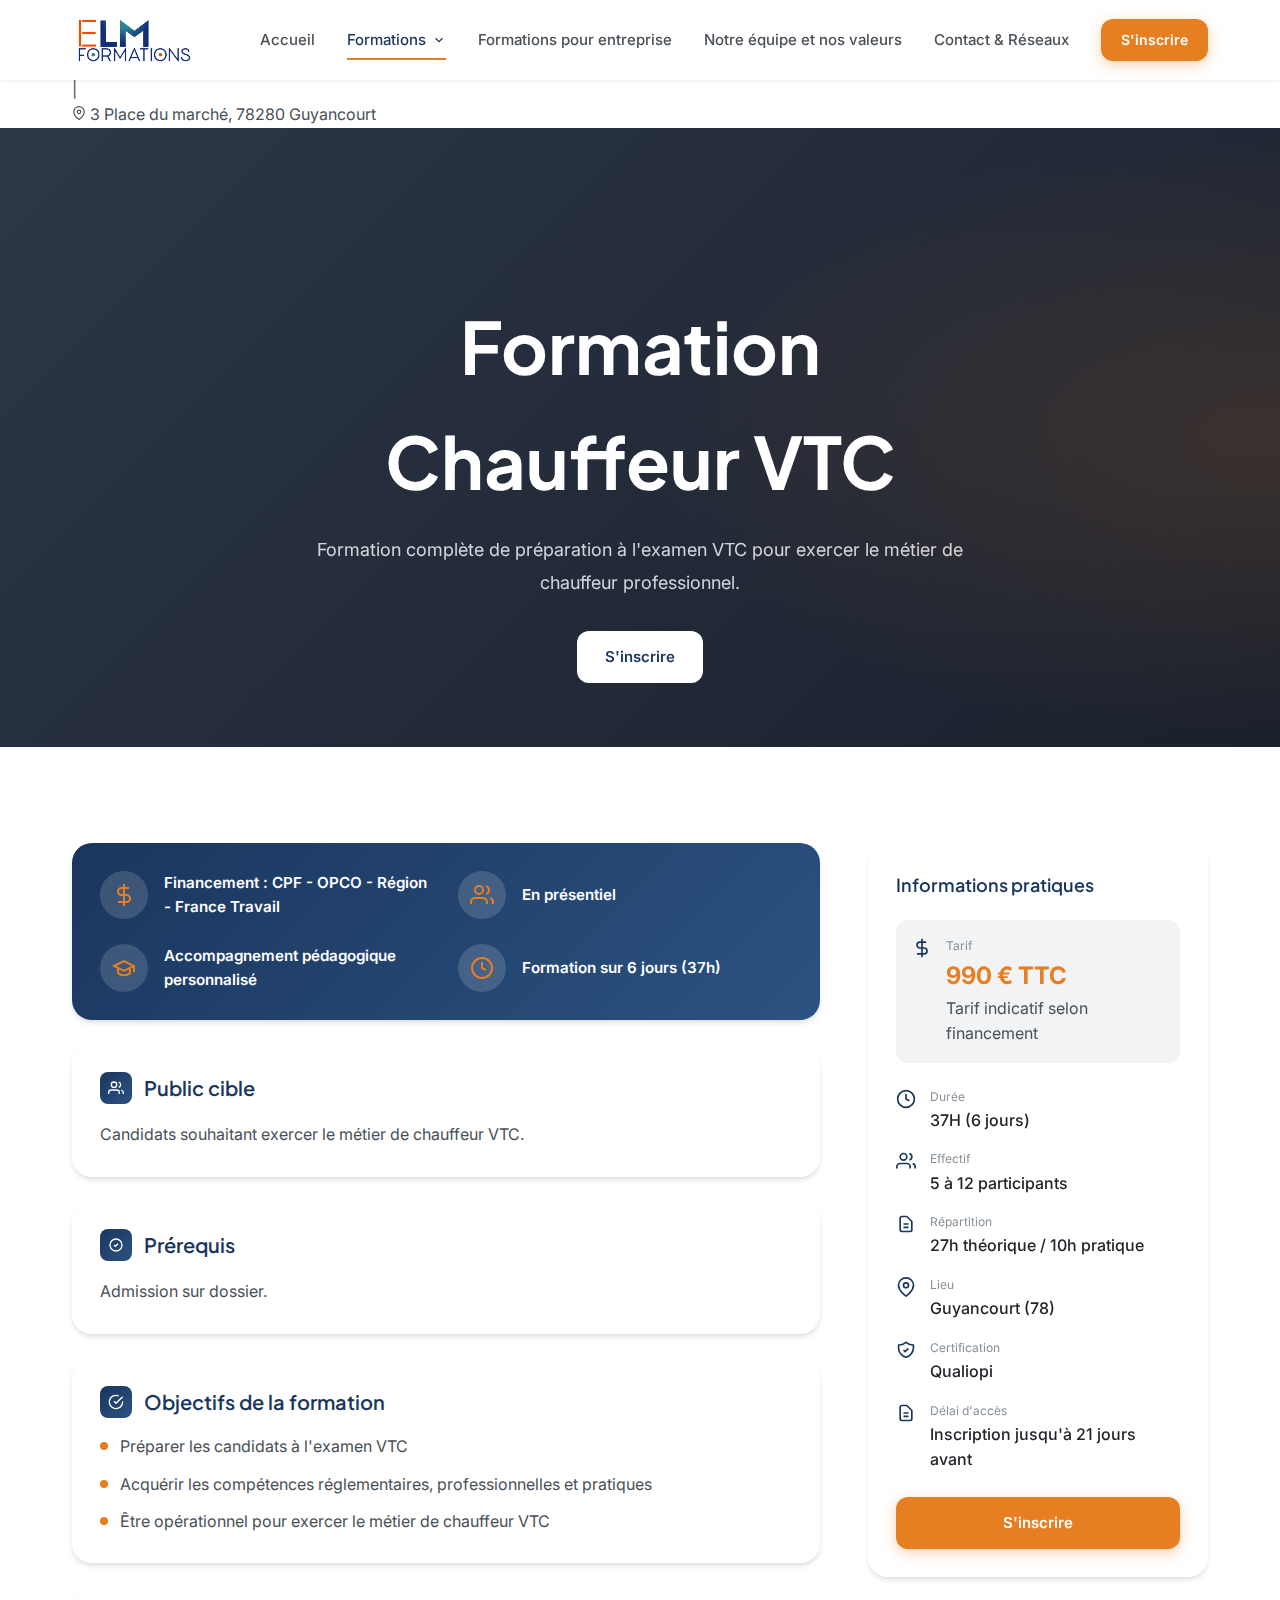
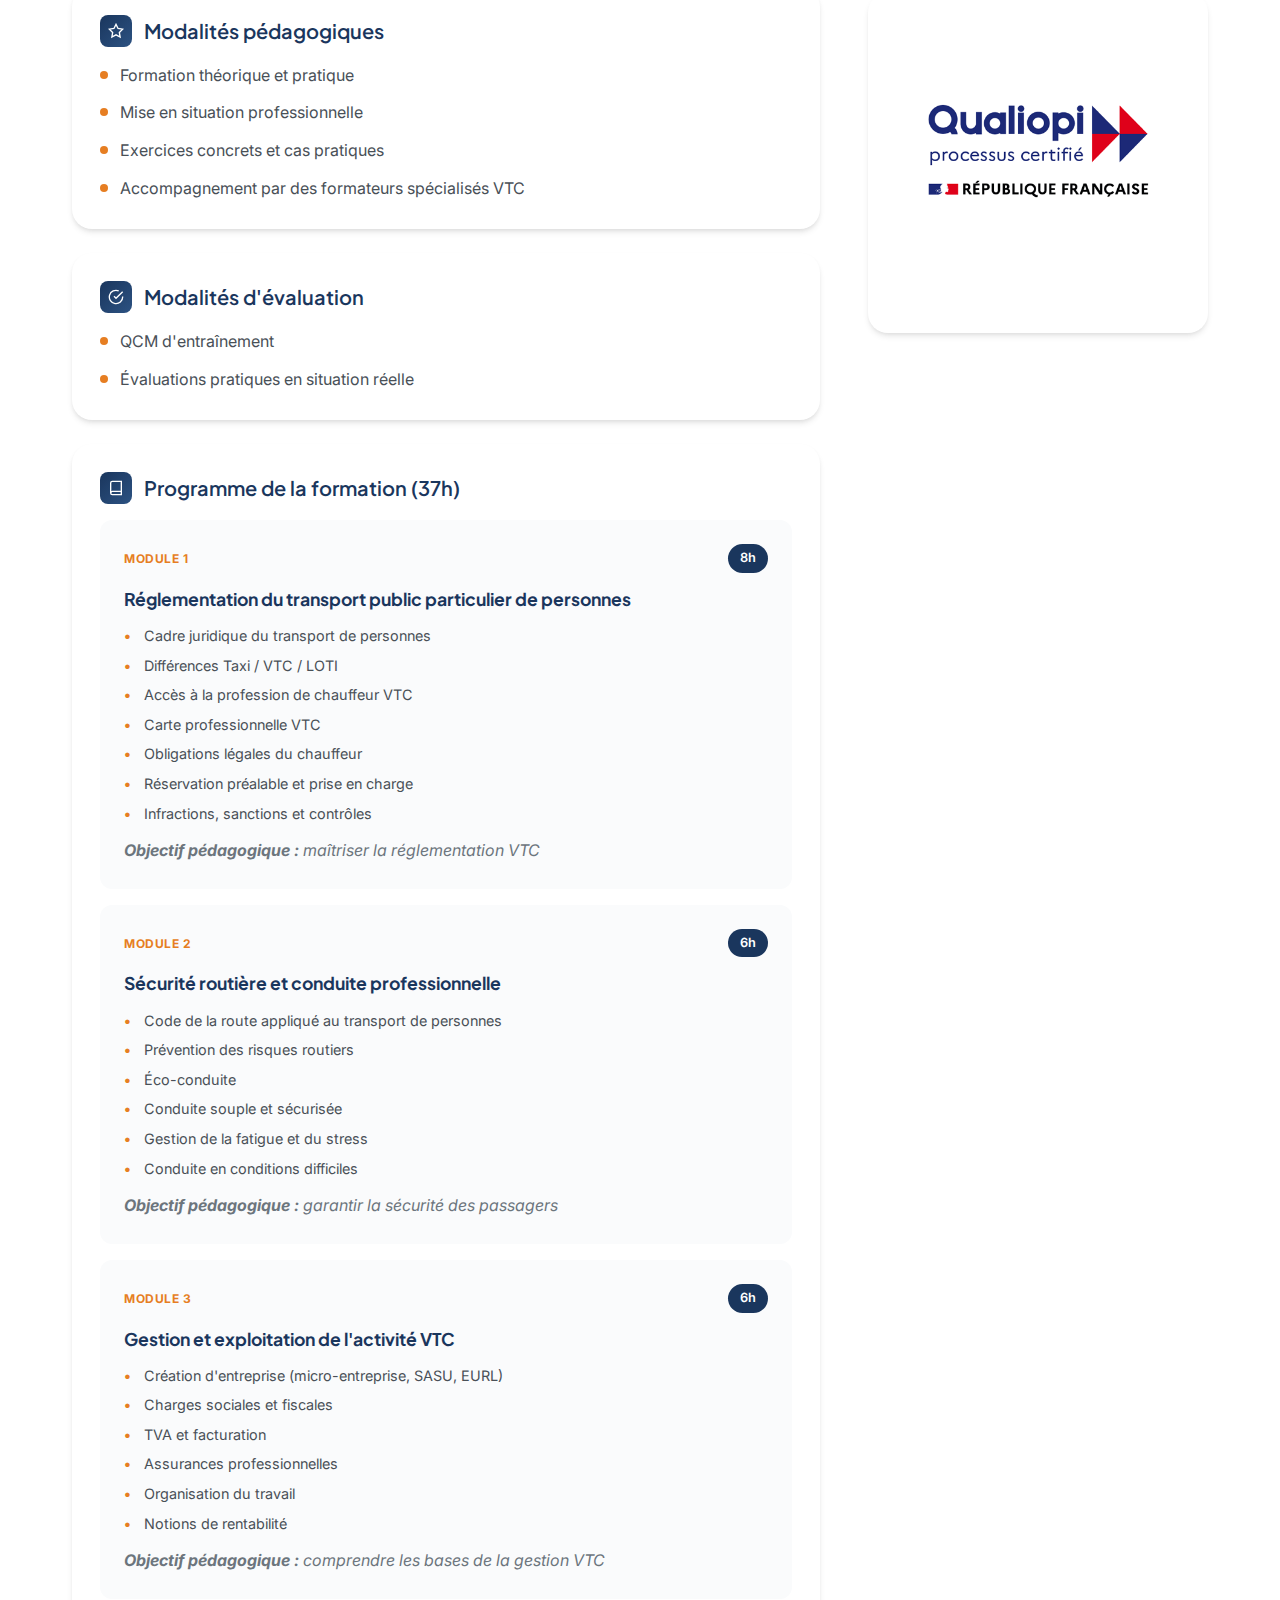
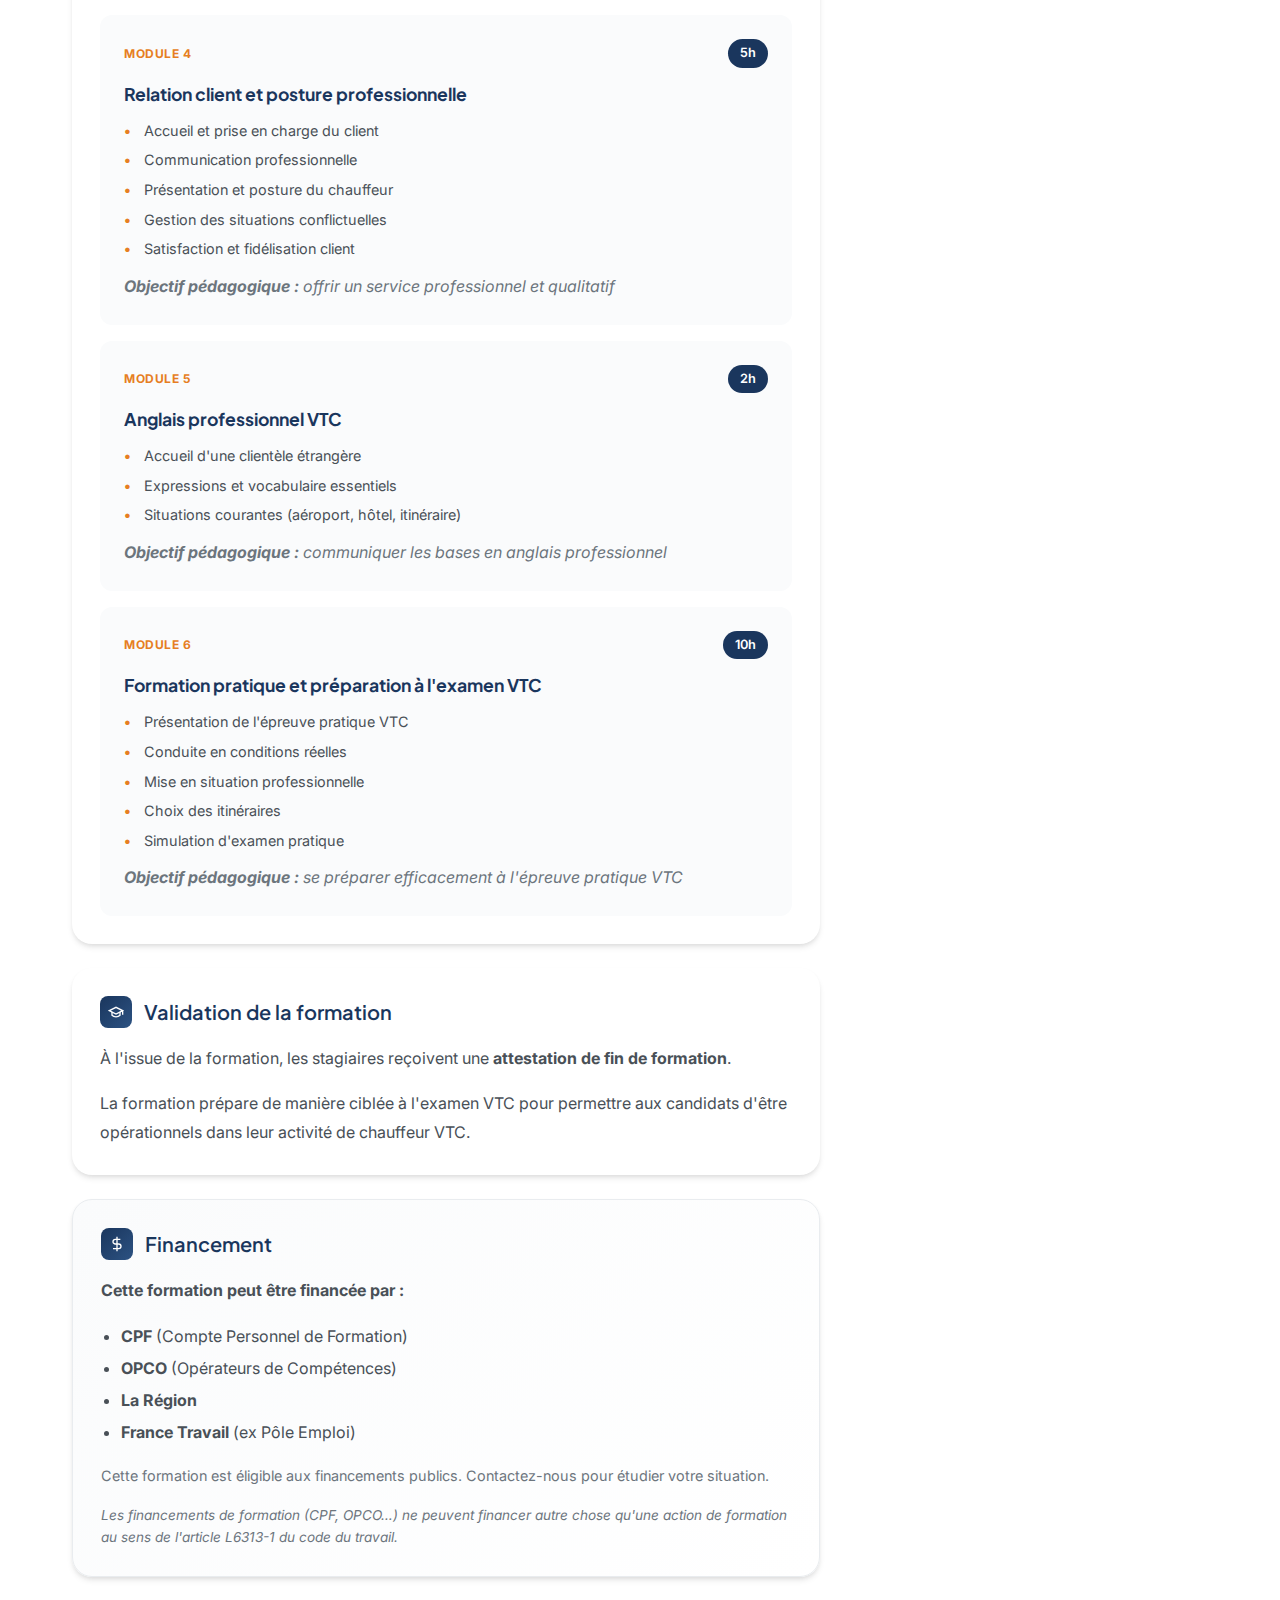
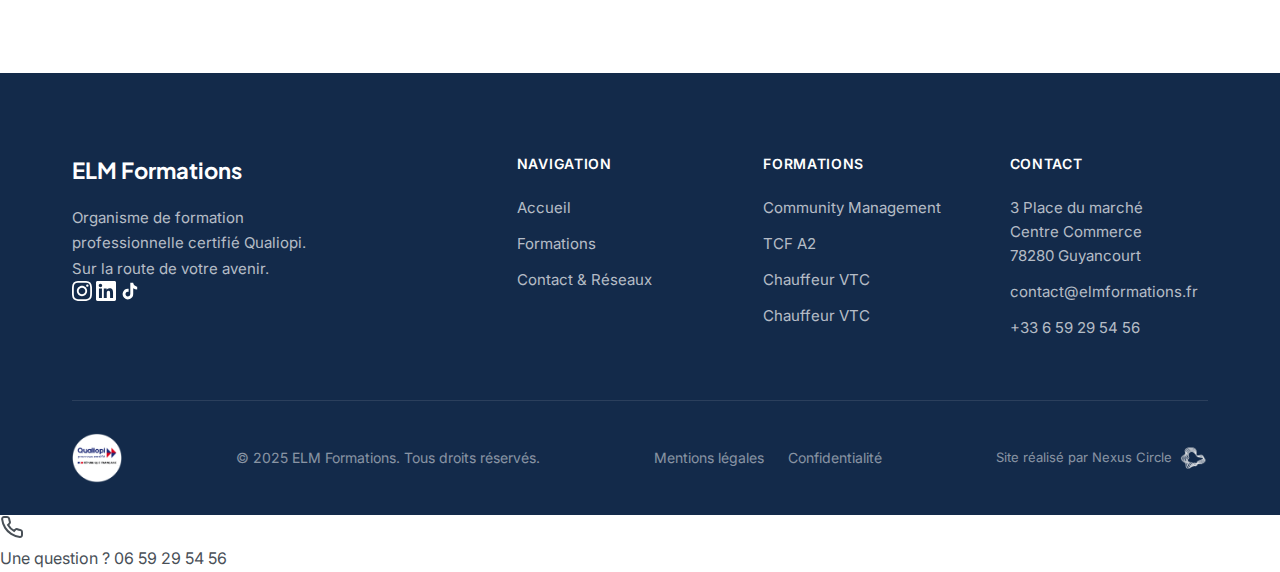
<file: formation-chauffeur-vtc.html>
<!DOCTYPE html>
<html lang="fr">
<head>
    <meta charset="UTF-8">
    <meta name="viewport" content="width=device-width, initial-scale=1.0">
    
    <!-- SEO Meta Tags -->
    <title>Formation Chauffeur VTC | Préparation à l'examen VTC - ELM Formations Guyancourt</title>
    <meta name="description" content="Formation complète de préparation à l'examen VTC à Guyancourt (78). 37H en présentiel. Organisme certifié Qualiopi. Tarif : 990 € TTC.">
    <meta name="keywords" content="formation chauffeur VTC Guyancourt, préparation examen VTC 78, formation VTC Yvelines, chauffeur VTC Île-de-France, formation Qualiopi">
    <meta name="robots" content="index, follow">
    <meta name="geo.region" content="FR-78">
    <meta name="geo.placename" content="Guyancourt">
    
    <!-- Canonical -->
    <link rel="canonical" href="https://elmformations.fr/formation-chauffeur-vtc.html">
    
    <!-- Open Graph -->
    <meta property="og:title" content="Formation Chauffeur VTC à Guyancourt (78) - ELM Formations">
    <meta property="og:description" content="Formation complète de préparation à l'examen VTC pour exercer le métier de chauffeur professionnel. 37H en présentiel à Guyancourt. Qualiopi.">
    <meta property="og:type" content="website">
    <meta property="og:url" content="https://elmformations.fr/formation-chauffeur-vtc.html">
    <meta property="og:locale" content="fr_FR">
    
    <!-- Fonts -->
    <link rel="preconnect" href="https://fonts.googleapis.com">
    <link rel="preconnect" href="https://fonts.gstatic.com" crossorigin>
    <link href="https://fonts.googleapis.com/css2?family=Cinzel:wght@400;500;600&family=Inter:wght@400;500;600;700&family=Playfair+Display:ital,wght@1,400;1,500&family=Plus+Jakarta+Sans:wght@500;600;700;800&display=swap" rel="stylesheet">
    <link rel="stylesheet" href="css/style.css?v=22">
    
    <!-- Schema.org JSON-LD - Course -->
    <script type="application/ld+json">
    {
        "@context": "https://schema.org",
        "@type": "Course",
        "name": "Formation Chauffeur VTC",
        "description": "Formation complète de préparation à l'examen VTC pour exercer le métier de chauffeur professionnel.",
        "provider": {
            "@type": "EducationalOrganization",
            "name": "ELM Formations",
            "address": {
                "@type": "PostalAddress",
                "streetAddress": "3 Place du marché, Centre Commerce",
                "addressLocality": "Guyancourt",
                "postalCode": "78280",
                "addressRegion": "Yvelines",
                "addressCountry": "FR"
            }
        },
        "courseMode": "présentiel",
        "educationalCredentialAwarded": "Attestation de fin de formation - Préparation à l'examen VTC",
        "occupationalCategory": "Candidats souhaitant exercer le métier de chauffeur VTC",
        "areaServed": {
            "@type": "AdministrativeArea",
            "name": "Yvelines, Île-de-France"
        },
        "hasCourseInstance": {
            "@type": "CourseInstance",
            "courseMode": "présentiel",
            "duration": "PT37H",
            "location": {
                "@type": "Place",
                "name": "ELM Formations - Guyancourt",
                "address": {
                    "@type": "PostalAddress",
                    "streetAddress": "3 Place du marché",
                    "addressLocality": "Guyancourt",
                    "postalCode": "78280"
                }
            }
        }
    }
    </script>
</head>
<body>
    <!-- Top Bar -->
    <div class="top-bar">
        <div class="container top-bar-content">
            <div class="top-bar-item">
                <svg width="14" height="14" viewBox="0 0 24 24" fill="none" stroke="currentColor" stroke-width="2">
                    <path d="M22 16.92v3a2 2 0 01-2.18 2 19.79 19.79 0 01-8.63-3.07 19.5 19.5 0 01-6-6 19.79 19.79 0 01-3.07-8.67A2 2 0 014.11 2h3a2 2 0 012 1.72 12.84 12.84 0 00.7 2.81 2 2 0 01-.45 2.11L8.09 9.91a16 16 0 006 6l1.27-1.27a2 2 0 012.11-.45 12.84 12.84 0 002.81.7A2 2 0 0122 16.92z"/>
                </svg>
                <a href="tel:+33659295456">06 59 29 54 56</a>
            </div>
            <span class="top-bar-separator">|</span>
            <div class="top-bar-item">
                <svg width="14" height="14" viewBox="0 0 24 24" fill="none" stroke="currentColor" stroke-width="2">
                    <path d="M4 4h16c1.1 0 2 .9 2 2v12c0 1.1-.9 2-2 2H4c-1.1 0-2-.9-2-2V6c0-1.1.9-2 2-2z"/>
                    <polyline points="22,6 12,13 2,6"/>
                </svg>
                <a href="mailto:contact@elmformations.fr">contact@elmformations.fr</a>
            </div>
            <span class="top-bar-separator">|</span>
            <div class="top-bar-item">
                <svg width="14" height="14" viewBox="0 0 24 24" fill="none" stroke="currentColor" stroke-width="2">
                    <path d="M21 10c0 7-9 13-9 13s-9-6-9-13a9 9 0 0118 0z"/>
                    <circle cx="12" cy="10" r="3"/>
                </svg>
                <a href="https://maps.google.com/?q=3+Place+du+marché,+78280+Guyancourt" target="_blank" rel="noopener noreferrer">3 Place du marché, 78280 Guyancourt</a>
            </div>
        </div>
    </div>

    <!-- Header -->
    <header class="header" id="header">
        <nav class="nav container">
            <a href="index.html" class="logo">
                <img src="Images/Logo-ELM.png" alt="ELM Formations" class="logo-img">
            </a>
            <div class="nav-menu" id="nav-menu">
                <div class="nav-dropdown">
                    <a href="index.html" class="nav-link nav-dropdown-toggle">Accueil</a>
                    <div class="nav-mega-menu nav-mega-single">
                        <a href="index.html" class="nav-mega-item">
                            <div class="nav-page-preview">
                                <div class="preview-header">
                                    <div class="preview-logo"></div>
                                    <div class="preview-nav-items"><span></span><span></span><span></span></div>
                                </div>
                                <div class="preview-hero preview-hero-accueil">
                                    <div class="preview-badge"></div>
                                    <div class="preview-title-large">ELM Formations</div>
                                    <div class="preview-subtitle"></div>
                                    <div class="preview-buttons"><span class="preview-btn-primary"></span><span class="preview-btn-secondary"></span></div>
                                </div>
                                <div class="preview-section">
                                    <div class="preview-cards-row"><div class="preview-card-mini"></div><div class="preview-card-mini"></div><div class="preview-card-mini"></div></div>
                                </div>
                            </div>
                            <div class="nav-mega-info"><span class="nav-mega-title">Page d'accueil</span><span class="nav-mega-desc">Découvrir ELM Formations</span></div>
                        </a>
                    </div>
                </div>
                <div class="nav-dropdown">
                    <span class="nav-link nav-dropdown-toggle active">
                        Formations
                        <svg width="14" height="14" viewBox="0 0 24 24" fill="none" stroke="currentColor" stroke-width="2">
                            <polyline points="6 9 12 15 18 9"/>
                        </svg>
                    </span>
                    <div class="nav-dropdown-menu">
                        <a href="formation-community.html" class="nav-dropdown-item">
                            <span class="nav-dropdown-icon nav-dropdown-icon-community">
                                <svg width="18" height="18" viewBox="0 0 24 24" fill="none" stroke="currentColor" stroke-width="1.5">
                                    <path d="M17 21v-2a4 4 0 00-4-4H5a4 4 0 00-4 4v2"/>
                                    <circle cx="9" cy="7" r="4"/>
                                    <path d="M23 21v-2a4 4 0 00-3-3.87"/>
                                    <path d="M16 3.13a4 4 0 010 7.75"/>
                                </svg>
                            </span>
                            Community Management
                        </a>
                        <a href="formation-tcf-tout-public-a2.html" class="nav-dropdown-item">
                            <span class="nav-dropdown-icon nav-dropdown-icon-community">
                                <svg width="18" height="18" viewBox="0 0 24 24" fill="none" stroke="currentColor" stroke-width="1.5">
                                    <path d="M12 2L2 7l10 5 10-5-10-5z"/>
                                    <path d="M2 17l10 5 10-5M2 12l10 5 10-5"/>
                                </svg>
                            </span>
                            TCF A2
                        </a>
                        <a href="formation-chauffeur-vtc.html" class="nav-dropdown-item">
                            <span class="nav-dropdown-icon nav-dropdown-icon-taxi">
                                <svg width="18" height="18" viewBox="0 0 24 24" fill="none" stroke="currentColor" stroke-width="1.5">
                                    <path d="M5 17h14v-5H5v5z"/>
                                    <path d="M19 12l-1-5H6L5 12"/>
                                    <circle cx="7.5" cy="17" r="1.5"/>
                                    <circle cx="16.5" cy="17" r="1.5"/>
                                </svg>
                            </span>
                            Chauffeur VTC
                        </a>
                    </div>
                </div>
                <div class="nav-dropdown">
                    <a href="formations-professionnelles.html" class="nav-link nav-dropdown-toggle">Formations pour entreprise</a>
                </div>
                <div class="nav-dropdown">
                    <a href="equipe.html" class="nav-link nav-dropdown-toggle">Notre équipe et nos valeurs</a>
                    <div class="nav-mega-menu nav-mega-single">
                        <a href="equipe.html" class="nav-mega-item">
                            <div class="nav-page-preview">
                                <div class="preview-header">
                                    <div class="preview-logo"></div>
                                    <div class="preview-nav-items"><span></span><span></span><span></span></div>
                                </div>
                                <div class="preview-hero preview-hero-equipe">
                                    <div class="preview-badge-light"></div>
                                    <div class="preview-title-medium">Notre Équipe</div>
                                    <div class="preview-subtitle-light"></div>
                                </div>
                                <div class="preview-legitimite-row">
                                    <div class="preview-legitimite-stat"></div>
                                    <div class="preview-legitimite-stat"></div>
                                    <div class="preview-legitimite-stat"></div>
                                </div>
                            </div>
                            <div class="nav-mega-info"><span class="nav-mega-title">Notre équipe et nos valeurs</span><span class="nav-mega-desc">Formateurs experts passionnés</span></div>
                        </a>
                    </div>
                </div>
                <div class="nav-dropdown">
                    <a href="contact-form.html" class="nav-link nav-dropdown-toggle">Contact & Réseaux</a>
                    <div class="nav-mega-menu nav-mega-single">
                        <a href="contact-form.html" class="nav-mega-item">
                            <div class="nav-page-preview">
                                <div class="preview-header">
                                    <div class="preview-logo"></div>
                                    <div class="preview-nav-items"><span></span><span></span><span></span></div>
                                </div>
                                <div class="preview-hero preview-hero-contact">
                                    <div class="preview-badge-light"></div>
                                    <div class="preview-title-medium">Contact</div>
                                    <div class="preview-subtitle-light"></div>
                                </div>
                                <div class="preview-section preview-section-light">
                                    <div class="preview-social-icons">
                                        <span class="preview-social-icon"></span>
                                        <span class="preview-social-icon"></span>
                                        <span class="preview-social-icon"></span>
                                    </div>
                                </div>
                            </div>
                            <div class="nav-mega-info"><span class="nav-mega-title">Contact & Réseaux</span><span class="nav-mega-desc">Nous suivre et nous contacter</span></div>
                        </a>
                    </div>
                </div>
                <div class="nav-dropdown">
                    <a href="contact.html" class="btn btn-primary btn-sm nav-dropdown-toggle">S'inscrire</a>
                    <div class="nav-mega-menu nav-mega-single">
                        <a href="contact.html" class="nav-mega-item">
                            <div class="nav-page-preview">
                                <div class="preview-header">
                                    <div class="preview-logo"></div>
                                    <div class="preview-nav-items"><span></span><span></span><span></span></div>
                                </div>
                                <div class="preview-hero preview-hero-inscription">
                                    <div class="preview-badge"></div>
                                    <div class="preview-title-medium">Inscription</div>
                                    <div class="preview-subtitle"></div>
                                </div>
                                <div class="preview-section">
                                    <div class="preview-form">
                                        <div class="preview-form-field"></div>
                                        <div class="preview-form-btn"></div>
                                    </div>
                                </div>
                            </div>
                            <div class="nav-mega-info"><span class="nav-mega-title">S'inscrire</span><span class="nav-mega-desc">Inscription à nos formations</span></div>
                        </a>
                    </div>
                </div>
            </div>
            <button class="nav-toggle" id="nav-toggle" aria-label="Menu">
                <span></span>
                <span></span>
                <span></span>
            </button>
        </nav>
    </header>

    <main>
        <!-- Page Hero -->
        <section class="page-hero page-hero-large" style="background: linear-gradient(135deg, #2d3748 0%, #1a202c 100%);">
            <div class="container">
                <div class="page-hero-content page-hero-centered">
                    <h1 class="formation-title-responsive">Formation Chauffeur VTC</h1>
                    <p class="page-hero-text">Formation complète de préparation à l'examen VTC pour exercer le métier de chauffeur professionnel.</p>
                    <div class="hero-buttons">
                        <a href="https://app.digiforma.com/guest/8120399674/training_sessions/2672899/register" class="btn btn-white" target="_blank" rel="noopener noreferrer">
                            S'inscrire
                        </a>
                    </div>
                </div>
            </div>
        </section>

        <!-- Formation Content -->
        <section class="section">
            <div class="container">
                <div class="formation-page-grid">
                    <div class="formation-page-main">
                        <!-- Points forts -->
                        <div class="detail-card detail-card-features">
                            <div class="features-grid">
                                <div class="feature-item">
                                    <div class="feature-icon">
                                        <svg width="24" height="24" viewBox="0 0 24 24" fill="none" stroke="currentColor" stroke-width="2">
                                            <line x1="12" y1="1" x2="12" y2="23"/>
                                            <path d="M17 5H9.5a3.5 3.5 0 000 7h5a3.5 3.5 0 010 7H6"/>
                                        </svg>
                                    </div>
                                    <span>Financement : CPF - OPCO - Région - France Travail</span>
                                </div>
                                <div class="feature-item">
                                    <div class="feature-icon">
                                        <svg width="24" height="24" viewBox="0 0 24 24" fill="none" stroke="currentColor" stroke-width="2">
                                            <path d="M17 21v-2a4 4 0 00-4-4H5a4 4 0 00-4 4v2"/>
                                            <circle cx="9" cy="7" r="4"/>
                                            <path d="M23 21v-2a4 4 0 00-3-3.87M16 3.13a4 4 0 010 7.75"/>
                                        </svg>
                                    </div>
                                    <span>En présentiel</span>
                                </div>
                                <div class="feature-item">
                                    <div class="feature-icon">
                                        <svg width="24" height="24" viewBox="0 0 24 24" fill="none" stroke="currentColor" stroke-width="2">
                                            <path d="M22 10v6M2 10l10-5 10 5-10 5z"/>
                                            <path d="M6 12v5c3 3 9 3 12 0v-5"/>
                                        </svg>
                                    </div>
                                    <span>Accompagnement pédagogique personnalisé</span>
                                </div>
                                <div class="feature-item">
                                    <div class="feature-icon">
                                        <svg width="24" height="24" viewBox="0 0 24 24" fill="none" stroke="currentColor" stroke-width="2">
                                            <circle cx="12" cy="12" r="10"/>
                                            <path d="M12 6v6l4 2"/>
                                        </svg>
                                    </div>
                                    <span>Formation sur 6 jours (37h)</span>
                                </div>
                            </div>
                        </div>

                        <div class="detail-card">
                            <h2>
                                <span class="detail-card-icon">
                                    <svg width="16" height="16" viewBox="0 0 24 24" fill="none" stroke="currentColor" stroke-width="2">
                                        <path d="M17 21v-2a4 4 0 00-4-4H5a4 4 0 00-4 4v2"/>
                                        <circle cx="9" cy="7" r="4"/>
                                        <path d="M23 21v-2a4 4 0 00-3-3.87M16 3.13a4 4 0 010 7.75"/>
                                    </svg>
                                </span>
                                Public cible
                            </h2>
                            <p style="color: var(--text); line-height: 1.8;">
                                Candidats souhaitant exercer le métier de chauffeur VTC.
                            </p>
                        </div>

                        <div class="detail-card">
                            <h2>
                                <span class="detail-card-icon">
                                    <svg width="16" height="16" viewBox="0 0 24 24" fill="none" stroke="currentColor" stroke-width="2">
                                        <path d="M9 12l2 2 4-4"/>
                                        <path d="M21 12a9 9 0 11-18 0 9 9 0 0118 0z"/>
                                    </svg>
                                </span>
                                Prérequis
                            </h2>
                            <p style="color: var(--text); line-height: 1.8;">
                                Admission sur dossier.
                            </p>
                        </div>

                        <div class="detail-card">
                            <h2>
                                <span class="detail-card-icon">
                                    <svg width="16" height="16" viewBox="0 0 24 24" fill="none" stroke="currentColor" stroke-width="2">
                                        <path d="M22 11.08V12a10 10 0 11-5.93-9.14"/>
                                        <polyline points="22,4 12,14.01 9,11.01"/>
                                    </svg>
                                </span>
                                Objectifs de la formation
                            </h2>
                            <ul class="detail-list">
                                <li>Préparer les candidats à l'examen VTC</li>
                                <li>Acquérir les compétences réglementaires, professionnelles et pratiques</li>
                                <li>Être opérationnel pour exercer le métier de chauffeur VTC</li>
                            </ul>
                        </div>

                        <div class="detail-card">
                            <h2>
                                <span class="detail-card-icon">
                                    <svg width="16" height="16" viewBox="0 0 24 24" fill="none" stroke="currentColor" stroke-width="2">
                                        <polygon points="12 2 15.09 8.26 22 9.27 17 14.14 18.18 21.02 12 17.77 5.82 21.02 7 14.14 2 9.27 8.91 8.26 12 2"/>
                                    </svg>
                                </span>
                                Modalités pédagogiques
                            </h2>
                            <ul class="detail-list">
                                <li>Formation théorique et pratique</li>
                                <li>Mise en situation professionnelle</li>
                                <li>Exercices concrets et cas pratiques</li>
                                <li>Accompagnement par des formateurs spécialisés VTC</li>
                            </ul>
                        </div>

                        <div class="detail-card">
                            <h2>
                                <span class="detail-card-icon">
                                    <svg width="16" height="16" viewBox="0 0 24 24" fill="none" stroke="currentColor" stroke-width="2">
                                        <path d="M22 11.08V12a10 10 0 11-5.93-9.14"/>
                                        <polyline points="22,4 12,14.01 9,11.01"/>
                                    </svg>
                                </span>
                                Modalités d'évaluation
                            </h2>
                            <ul class="detail-list">
                                <li>QCM d'entraînement</li>
                                <li>Évaluations pratiques en situation réelle</li>
                            </ul>
                        </div>

                        <!-- Programme détaillé -->
                        <div class="detail-card detail-card-programme">
                            <h2>
                                <span class="detail-card-icon">
                                    <svg width="16" height="16" viewBox="0 0 24 24" fill="none" stroke="currentColor" stroke-width="2">
                                        <path d="M4 19.5A2.5 2.5 0 016.5 17H20"/>
                                        <path d="M6.5 2H20v20H6.5A2.5 2.5 0 014 19.5v-15A2.5 2.5 0 016.5 2z"/>
                                    </svg>
                                </span>
                                Programme de la formation (37h)
                            </h2>
                            
                            <div class="programme-module">
                                <div class="programme-module-header">
                                    <span class="programme-module-number">Module 1</span>
                                    <span class="programme-module-duration">8h</span>
                                </div>
                                <h4>Réglementation du transport public particulier de personnes</h4>
                                <ul>
                                    <li>Cadre juridique du transport de personnes</li>
                                    <li>Différences Taxi / VTC / LOTI</li>
                                    <li>Accès à la profession de chauffeur VTC</li>
                                    <li>Carte professionnelle VTC</li>
                                    <li>Obligations légales du chauffeur</li>
                                    <li>Réservation préalable et prise en charge</li>
                                    <li>Infractions, sanctions et contrôles</li>
                                </ul>
                                <p style="margin-top: 0.75rem; font-style: italic; color: var(--text-light);"><strong>Objectif pédagogique :</strong> maîtriser la réglementation VTC</p>
                            </div>

                            <div class="programme-module">
                                <div class="programme-module-header">
                                    <span class="programme-module-number">Module 2</span>
                                    <span class="programme-module-duration">6h</span>
                                </div>
                                <h4>Sécurité routière et conduite professionnelle</h4>
                                <ul>
                                    <li>Code de la route appliqué au transport de personnes</li>
                                    <li>Prévention des risques routiers</li>
                                    <li>Éco-conduite</li>
                                    <li>Conduite souple et sécurisée</li>
                                    <li>Gestion de la fatigue et du stress</li>
                                    <li>Conduite en conditions difficiles</li>
                                </ul>
                                <p style="margin-top: 0.75rem; font-style: italic; color: var(--text-light);"><strong>Objectif pédagogique :</strong> garantir la sécurité des passagers</p>
                            </div>

                            <div class="programme-module">
                                <div class="programme-module-header">
                                    <span class="programme-module-number">Module 3</span>
                                    <span class="programme-module-duration">6h</span>
                                </div>
                                <h4>Gestion et exploitation de l'activité VTC</h4>
                                <ul>
                                    <li>Création d'entreprise (micro-entreprise, SASU, EURL)</li>
                                    <li>Charges sociales et fiscales</li>
                                    <li>TVA et facturation</li>
                                    <li>Assurances professionnelles</li>
                                    <li>Organisation du travail</li>
                                    <li>Notions de rentabilité</li>
                                </ul>
                                <p style="margin-top: 0.75rem; font-style: italic; color: var(--text-light);"><strong>Objectif pédagogique :</strong> comprendre les bases de la gestion VTC</p>
                            </div>

                            <div class="programme-module">
                                <div class="programme-module-header">
                                    <span class="programme-module-number">Module 4</span>
                                    <span class="programme-module-duration">5h</span>
                                </div>
                                <h4>Relation client et posture professionnelle</h4>
                                <ul>
                                    <li>Accueil et prise en charge du client</li>
                                    <li>Communication professionnelle</li>
                                    <li>Présentation et posture du chauffeur</li>
                                    <li>Gestion des situations conflictuelles</li>
                                    <li>Satisfaction et fidélisation client</li>
                                </ul>
                                <p style="margin-top: 0.75rem; font-style: italic; color: var(--text-light);"><strong>Objectif pédagogique :</strong> offrir un service professionnel et qualitatif</p>
                            </div>

                            <div class="programme-module">
                                <div class="programme-module-header">
                                    <span class="programme-module-number">Module 5</span>
                                    <span class="programme-module-duration">2h</span>
                                </div>
                                <h4>Anglais professionnel VTC</h4>
                                <ul>
                                    <li>Accueil d'une clientèle étrangère</li>
                                    <li>Expressions et vocabulaire essentiels</li>
                                    <li>Situations courantes (aéroport, hôtel, itinéraire)</li>
                                </ul>
                                <p style="margin-top: 0.75rem; font-style: italic; color: var(--text-light);"><strong>Objectif pédagogique :</strong> communiquer les bases en anglais professionnel</p>
                            </div>

                            <div class="programme-module">
                                <div class="programme-module-header">
                                    <span class="programme-module-number">Module 6</span>
                                    <span class="programme-module-duration">10h</span>
                                </div>
                                <h4>Formation pratique et préparation à l'examen VTC</h4>
                                <ul>
                                    <li>Présentation de l'épreuve pratique VTC</li>
                                    <li>Conduite en conditions réelles</li>
                                    <li>Mise en situation professionnelle</li>
                                    <li>Choix des itinéraires</li>
                                    <li>Simulation d'examen pratique</li>
                                </ul>
                                <p style="margin-top: 0.75rem; font-style: italic; color: var(--text-light);"><strong>Objectif pédagogique :</strong> se préparer efficacement à l'épreuve pratique VTC</p>
                            </div>
                        </div>

                        <!-- Assistance pédagogique -->
                        <div class="detail-card">
                            <h2>
                                <span class="detail-card-icon">
                                    <svg width="16" height="16" viewBox="0 0 24 24" fill="none" stroke="currentColor" stroke-width="2">
                                        <path d="M22 10v6M2 10l10-5 10 5-10 5z"/>
                                        <path d="M6 12v5c3 3 9 3 12 0v-5"/>
                                    </svg>
                                </span>
                                Validation de la formation
                            </h2>
                            <p style="color: var(--text); line-height: 1.8; margin-bottom: 1rem;">
                                À l'issue de la formation, les stagiaires reçoivent une <strong>attestation de fin de formation</strong>.
                            </p>
                            <p style="color: var(--text); line-height: 1.8;">
                                La formation prépare de manière ciblée à l'examen VTC pour permettre aux candidats d'être opérationnels dans leur activité de chauffeur VTC.
                            </p>
                        </div>

                        <!-- Bloc Financement -->
                        <div class="detail-card detail-card-highlight">
                            <h2>
                                <span class="detail-card-icon">
                                    <svg width="16" height="16" viewBox="0 0 24 24" fill="none" stroke="currentColor" stroke-width="2">
                                        <line x1="12" y1="1" x2="12" y2="23"/>
                                        <path d="M17 5H9.5a3.5 3.5 0 000 7h5a3.5 3.5 0 010 7H6"/>
                                    </svg>
                                </span>
                                Financement
                            </h2>
                            <p style="color: var(--text); line-height: 1.8; margin-bottom: 1rem;">
                                <strong>Cette formation peut être financée par :</strong>
                            </p>
                            <ul style="color: var(--text); line-height: 2; margin-bottom: 1rem; padding-left: 1.25rem;">
                                <li><strong>CPF</strong> (Compte Personnel de Formation)</li>
                                <li><strong>OPCO</strong> (Opérateurs de Compétences)</li>
                                <li><strong>La Région</strong></li>
                                <li><strong>France Travail</strong> (ex Pôle Emploi)</li>
                            </ul>
                            <p style="color: var(--text-light); font-size: 0.9rem; line-height: 1.7;">
                                Cette formation est éligible aux financements publics. Contactez-nous pour étudier votre situation.
                            </p>
                            <p style="color: var(--text-light); font-size: 0.85rem; line-height: 1.6; margin-top: 1rem; font-style: italic;">
                                Les financements de formation (CPF, OPCO…) ne peuvent financer autre chose qu'une action de formation au sens de l'article L6313-1 du code du travail.
                            </p>
                        </div>
                    </div>

                    <div class="formation-page-sidebar">
                        <div class="formation-sidebar-card">
                            <h3>Informations pratiques</h3>
                            <div class="sidebar-info">
                                <div class="sidebar-info-item sidebar-info-price">
                                    <svg width="20" height="20" viewBox="0 0 24 24" fill="none" stroke="currentColor" stroke-width="2">
                                        <line x1="12" y1="1" x2="12" y2="23"/>
                                        <path d="M17 5H9.5a3.5 3.5 0 000 7h5a3.5 3.5 0 010 7H6"/>
                                    </svg>
                                    <div>
                                        <span class="sidebar-info-label">Tarif</span>
                                        <span class="sidebar-info-value sidebar-price">990 € TTC</span>
                                        <span class="sidebar-info-note">Tarif indicatif selon financement</span>
                                    </div>
                                </div>
                                <div class="sidebar-info-item">
                                    <svg width="20" height="20" viewBox="0 0 24 24" fill="none" stroke="currentColor" stroke-width="2">
                                        <circle cx="12" cy="12" r="10"/>
                                        <polyline points="12 6 12 12 16 14"/>
                                    </svg>
                                    <div>
                                        <span class="sidebar-info-label">Durée</span>
                                        <span class="sidebar-info-value">37H (6 jours)</span>
                                    </div>
                                </div>
                                <div class="sidebar-info-item">
                                    <svg width="20" height="20" viewBox="0 0 24 24" fill="none" stroke="currentColor" stroke-width="2">
                                        <path d="M17 21v-2a4 4 0 00-4-4H5a4 4 0 00-4 4v2"/>
                                        <circle cx="9" cy="7" r="4"/>
                                        <path d="M23 21v-2a4 4 0 00-3-3.87M16 3.13a4 4 0 010 7.75"/>
                                    </svg>
                                    <div>
                                        <span class="sidebar-info-label">Effectif</span>
                                        <span class="sidebar-info-value">5 à 12 participants</span>
                                    </div>
                                </div>
                                <div class="sidebar-info-item">
                                    <svg width="20" height="20" viewBox="0 0 24 24" fill="none" stroke="currentColor" stroke-width="2">
                                        <path d="M9 12h6M9 16h6M17 21H7a2 2 0 01-2-2V5a2 2 0 012-2h5.586a1 1 0 01.707.293l5.414 5.414a1 1 0 01.293.707V19a2 2 0 01-2 2z"/>
                                    </svg>
                                    <div>
                                        <span class="sidebar-info-label">Répartition</span>
                                        <span class="sidebar-info-value">27h théorique / 10h pratique</span>
                                    </div>
                                </div>
                                <div class="sidebar-info-item">
                                    <svg width="20" height="20" viewBox="0 0 24 24" fill="none" stroke="currentColor" stroke-width="2">
                                        <path d="M21 10c0 7-9 13-9 13s-9-6-9-13a9 9 0 0118 0z"/>
                                        <circle cx="12" cy="10" r="3"/>
                                    </svg>
                                    <div>
                                        <span class="sidebar-info-label">Lieu</span>
                                        <span class="sidebar-info-value">Guyancourt (78)</span>
                                    </div>
                                </div>
                                <div class="sidebar-info-item">
                                    <svg width="20" height="20" viewBox="0 0 24 24" fill="none" stroke="currentColor" stroke-width="2">
                                        <path d="M9 12l2 2 4-4m5.618-4.016A11.955 11.955 0 0112 2.944a11.955 11.955 0 01-8.618 3.04A12.02 12.02 0 003 9c0 5.591 3.824 10.29 9 11.622 5.176-1.332 9-6.03 9-11.622 0-1.042-.133-2.052-.382-3.016z"/>
                                    </svg>
                                    <div>
                                        <span class="sidebar-info-label">Certification</span>
                                        <span class="sidebar-info-value">Qualiopi</span>
                                    </div>
                                </div>
                                <div class="sidebar-info-item">
                                    <svg width="20" height="20" viewBox="0 0 24 24" fill="none" stroke="currentColor" stroke-width="2">
                                        <path d="M9 12h6M9 16h6M17 21H7a2 2 0 01-2-2V5a2 2 0 012-2h5.586a1 1 0 01.707.293l5.414 5.414a1 1 0 01.293.707V19a2 2 0 01-2 2z"/>
                                    </svg>
                                    <div>
                                        <span class="sidebar-info-label">Délai d'accès</span>
                                        <span class="sidebar-info-value">Inscription jusqu'à 21 jours avant</span>
                                    </div>
                                </div>
                            </div>
                            <a href="https://app.digiforma.com/guest/8120399674/training_sessions/2672899/register" class="btn btn-primary btn-full" style="margin-top: 1.5rem;" target="_blank" rel="noopener noreferrer">
                                S'inscrire
                            </a>
                        </div>

                        <div class="formation-sidebar-card sidebar-card-qualiopi">
                            <img src="Images/qualiopi.png" alt="Certification Qualiopi - Processus certifié" class="qualiopi-sidebar-logo">
                        </div>
                    </div>
                </div>
            </div>
        </section>

    </main>

    <!-- Footer -->
    <footer class="footer">
        <div class="container">
            <div class="footer-grid">
                <div class="footer-brand">
                    <a href="index.html" class="footer-logo">ELM Formations</a>
                    <p>Organisme de formation professionnelle certifié Qualiopi.<br>Sur la route de votre avenir.</p>
                    <div class="footer-social">
                        <a href="https://www.instagram.com/elmformations" target="_blank" rel="noopener noreferrer" aria-label="Instagram">
                            <svg width="20" height="20" viewBox="0 0 24 24" fill="currentColor">
                                <path d="M12 2.163c3.204 0 3.584.012 4.85.07 3.252.148 4.771 1.691 4.919 4.919.058 1.265.069 1.645.069 4.849 0 3.205-.012 3.584-.069 4.849-.149 3.225-1.664 4.771-4.919 4.919-1.266.058-1.644.07-4.85.07-3.204 0-3.584-.012-4.849-.07-3.26-.149-4.771-1.699-4.919-4.92-.058-1.265-.07-1.644-.07-4.849 0-3.204.013-3.583.07-4.849.149-3.227 1.664-4.771 4.919-4.919 1.266-.057 1.645-.069 4.849-.069zm0-2.163c-3.259 0-3.667.014-4.947.072-4.358.2-6.78 2.618-6.98 6.98-.059 1.281-.073 1.689-.073 4.948 0 3.259.014 3.668.072 4.948.2 4.358 2.618 6.78 6.98 6.98 1.281.058 1.689.072 4.948.072 3.259 0 3.668-.014 4.948-.072 4.354-.2 6.782-2.618 6.979-6.98.059-1.28.073-1.689.073-4.948 0-3.259-.014-3.667-.072-4.947-.196-4.354-2.617-6.78-6.979-6.98-1.281-.059-1.69-.073-4.949-.073zm0 5.838c-3.403 0-6.162 2.759-6.162 6.162s2.759 6.163 6.162 6.163 6.162-2.759 6.162-6.163c0-3.403-2.759-6.162-6.162-6.162zm0 10.162c-2.209 0-4-1.79-4-4 0-2.209 1.791-4 4-4s4 1.791 4 4c0 2.21-1.791 4-4 4zm6.406-11.845c-.796 0-1.441.645-1.441 1.44s.645 1.44 1.441 1.44c.795 0 1.439-.645 1.439-1.44s-.644-1.44-1.439-1.44z"/>
                            </svg>
                        </a>
                        <a href="https://www.linkedin.com/in/elm-formations-74a3a5363" target="_blank" rel="noopener noreferrer" aria-label="LinkedIn">
                            <svg width="20" height="20" viewBox="0 0 24 24" fill="currentColor">
                                <path d="M20.447 20.452h-3.554v-5.569c0-1.328-.027-3.037-1.852-3.037-1.853 0-2.136 1.445-2.136 2.939v5.667H9.351V9h3.414v1.561h.046c.477-.9 1.637-1.85 3.37-1.85 3.601 0 4.267 2.37 4.267 5.455v6.286zM5.337 7.433c-1.144 0-2.063-.926-2.063-2.065 0-1.138.92-2.063 2.063-2.063 1.14 0 2.064.925 2.064 2.063 0 1.139-.925 2.065-2.064 2.065zm1.782 13.019H3.555V9h3.564v11.452zM22.225 0H1.771C.792 0 0 .774 0 1.729v20.542C0 23.227.792 24 1.771 24h20.451C23.2 24 24 23.227 24 22.271V1.729C24 .774 23.2 0 22.222 0h.003z"/>
                            </svg>
                        </a>
                        <a href="https://www.tiktok.com/@elm.formations" target="_blank" rel="noopener noreferrer" aria-label="TikTok">
                            <svg width="20" height="20" viewBox="0 0 24 24" fill="currentColor">
                                <path d="M19.59 6.69a4.83 4.83 0 01-3.77-4.25V2h-3.45v13.67a2.89 2.89 0 01-5.2 1.74 2.89 2.89 0 012.31-4.64 2.93 2.93 0 01.88.13V9.4a6.84 6.84 0 00-1-.05A6.33 6.33 0 005 20.1a6.34 6.34 0 0010.86-4.43v-7a8.16 8.16 0 004.77 1.52v-3.4a4.85 4.85 0 01-1-.1z"/>
                            </svg>
                        </a>
                    </div>
                </div>
                <div class="footer-links">
                    <h4>Navigation</h4>
                    <a href="index.html">Accueil</a>
                    <a href="index.html#formations">Formations</a>
                    <a href="contact-form.html">Contact & Réseaux</a>
                </div>
                <div class="footer-links">
                    <h4>Formations</h4>
                    <a href="formation-community.html">Community Management</a>
                    <a href="formation-tcf-tout-public-a2.html">TCF A2</a>
                    <a href="formation-chauffeur-vtc.html">Chauffeur VTC</a>
                    <a href="formation-chauffeur-vtc.html">Chauffeur VTC</a>
                </div>
                <div class="footer-links">
                    <h4>Contact</h4>
                    <p>3 Place du marché<br>Centre Commerce<br>78280 Guyancourt</p>
                    <a href="mailto:contact@elmformations.fr">contact@elmformations.fr</a>
                    <a href="tel:+33659295456">+33 6 59 29 54 56</a>
                </div>
            </div>
            <div class="footer-bottom">
                <div class="qualiopi-badge-logo">
                    <img src="Images/qualiopi.png" alt="Certification Qualiopi" class="qualiopi-footer-logo">
                </div>
                <p>© 2025 ELM Formations. Tous droits réservés.</p>
                <div class="footer-legal">
                    <a href="mentions-legales.html">Mentions légales</a>
                    <a href="confidentialite.html">Confidentialité</a>
                </div>
                <a href="https://nexuscircle.fr" target="_blank" rel="noopener noreferrer" class="footer-credit">
                    <span>Site réalisé par Nexus Circle</span>
                    <img src="Images/Logo Nexus Circle.png" alt="Nexus Circle - Agence de Marketing d'Influence" class="footer-credit-logo">
                </a>
            </div>
        </div>
    </footer>

    <!-- Floating CTA Button -->
    <a href="tel:+33659295456" class="floating-cta">
        <div class="floating-cta-icon">
            <svg width="24" height="24" viewBox="0 0 24 24" fill="none" stroke="currentColor" stroke-width="2">
                <path d="M22 16.92v3a2 2 0 01-2.18 2 19.79 19.79 0 01-8.63-3.07 19.5 19.5 0 01-6-6 19.79 19.79 0 01-3.07-8.67A2 2 0 014.11 2h3a2 2 0 012 1.72 12.84 12.84 0 00.7 2.81 2 2 0 01-.45 2.11L8.09 9.91a16 16 0 006 6l1.27-1.27a2 2 0 012.11-.45 12.84 12.84 0 002.81.7A2 2 0 0122 16.92z"/>
            </svg>
        </div>
        <div class="floating-cta-content">
            <span class="floating-cta-label">Une question ?</span>
            <span class="floating-cta-number">06 59 29 54 56</span>
        </div>
    </a>

    <script src="js/main.js"></script>
</body>
</html>
</file>
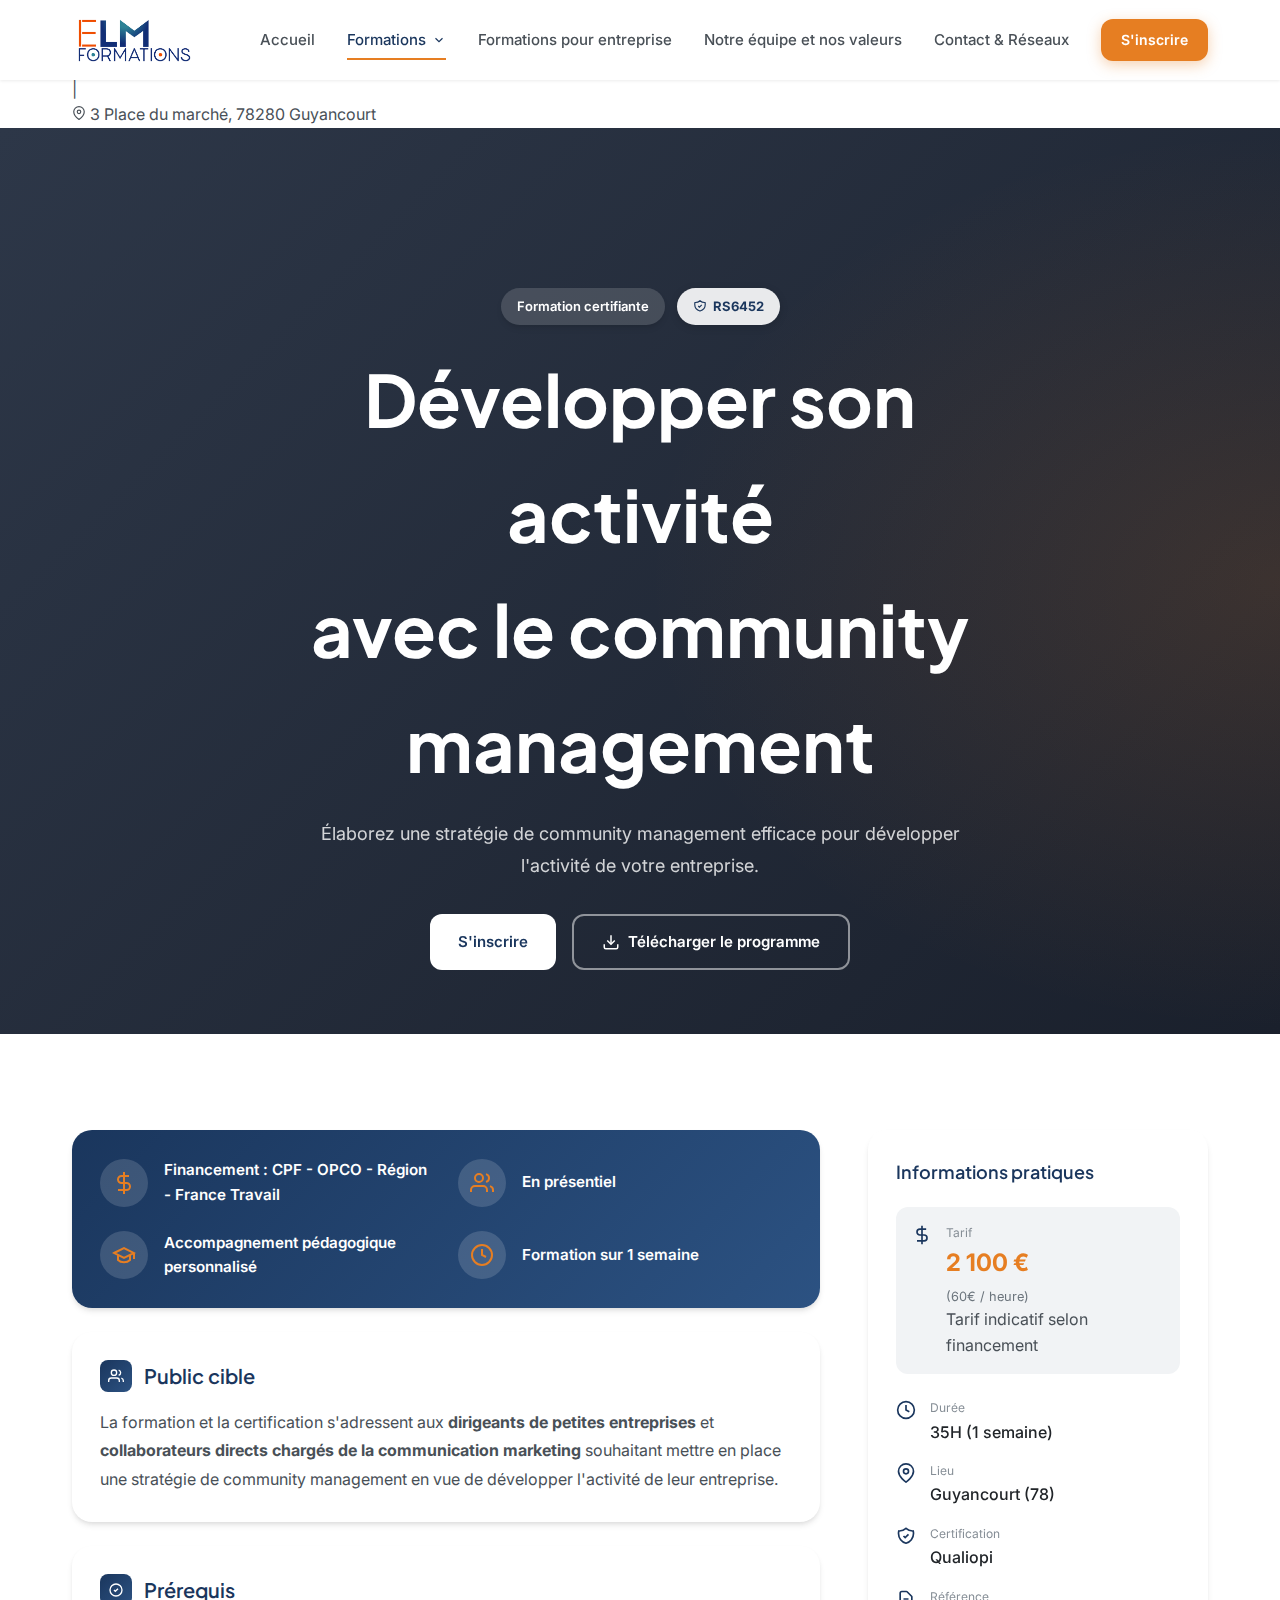
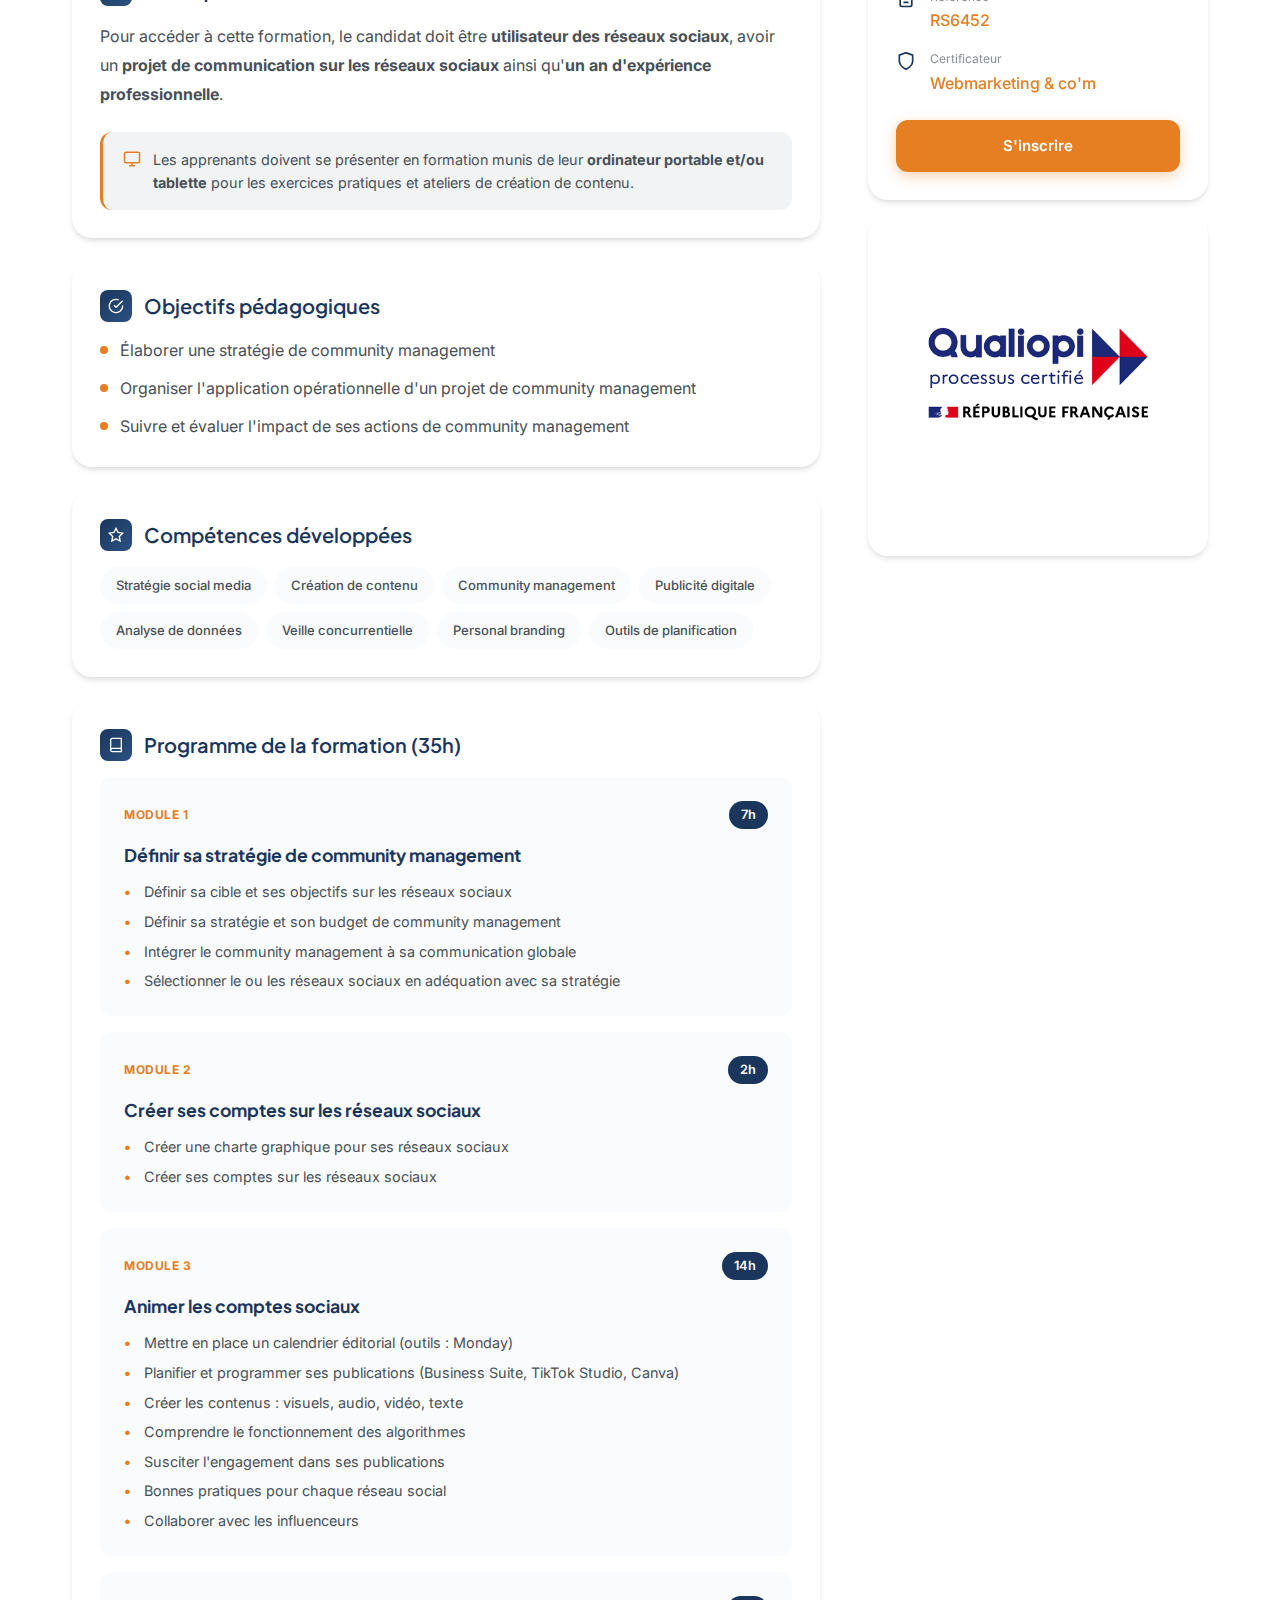
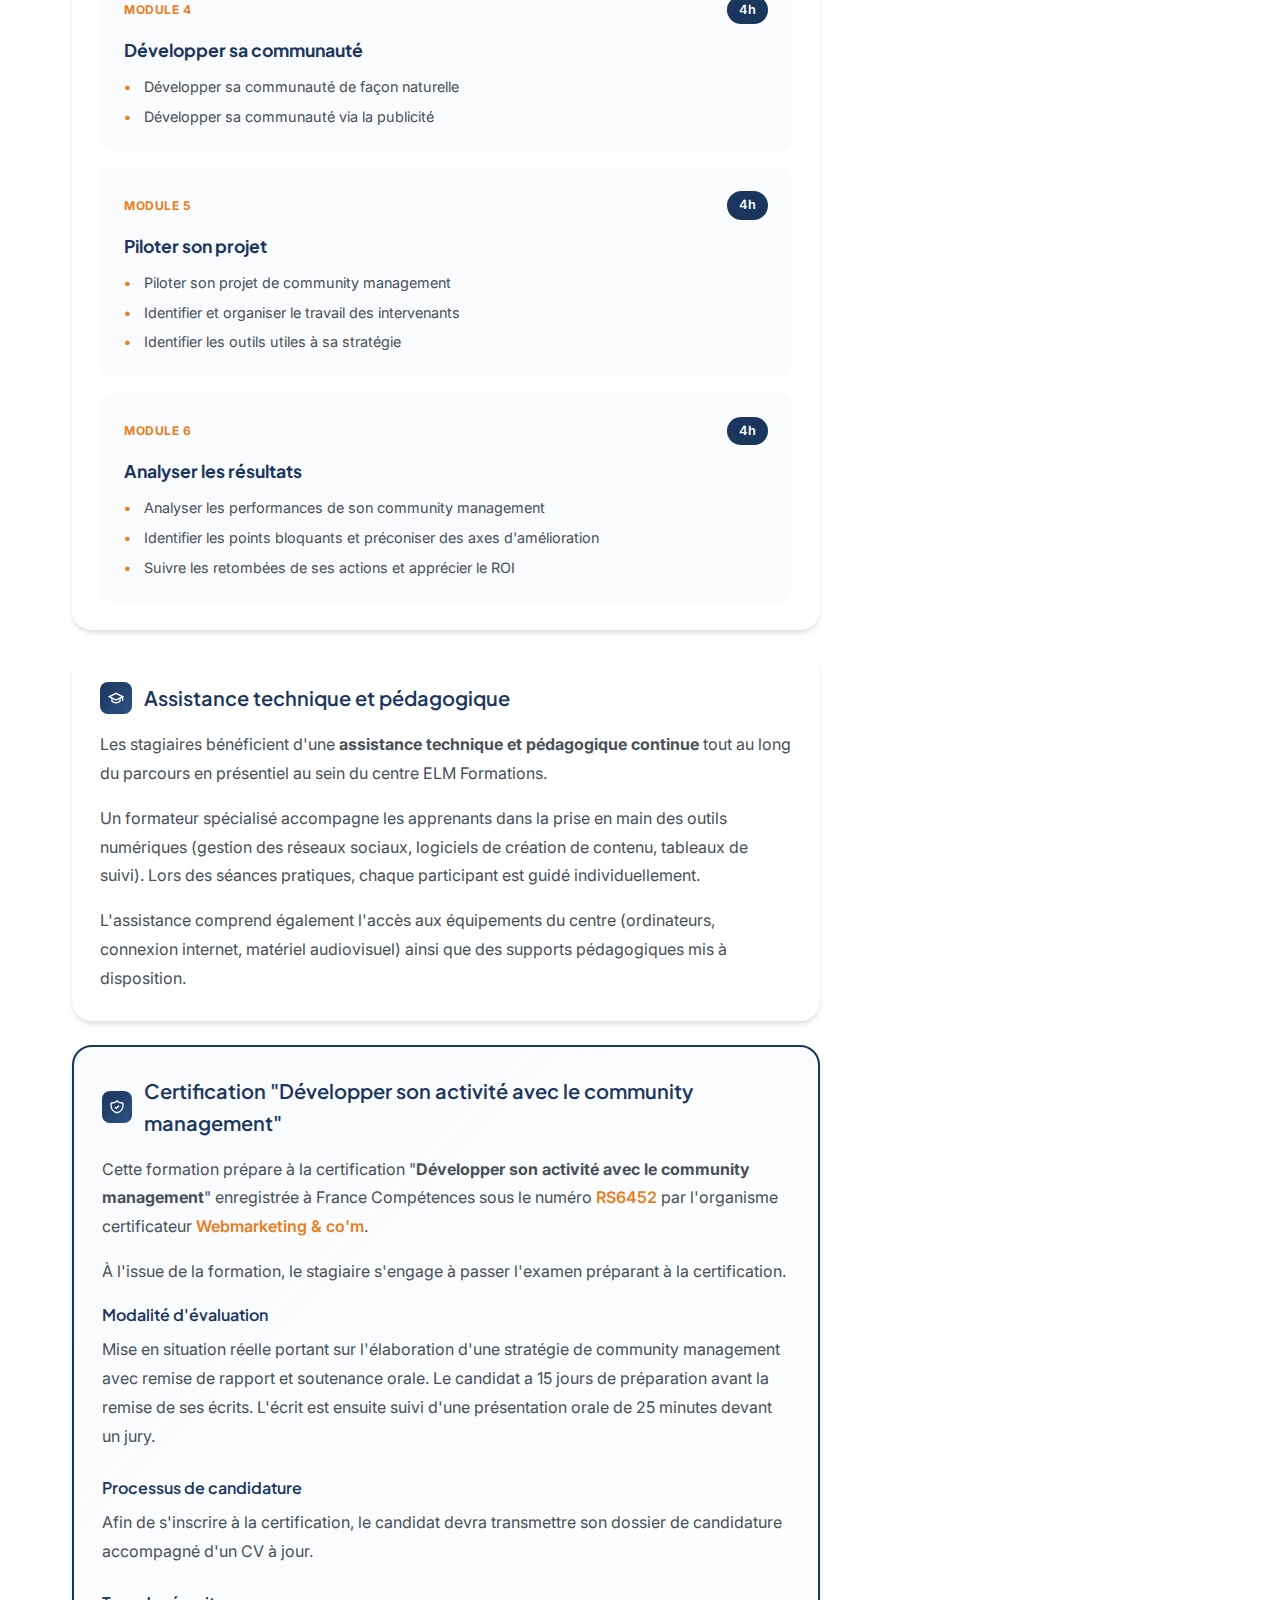
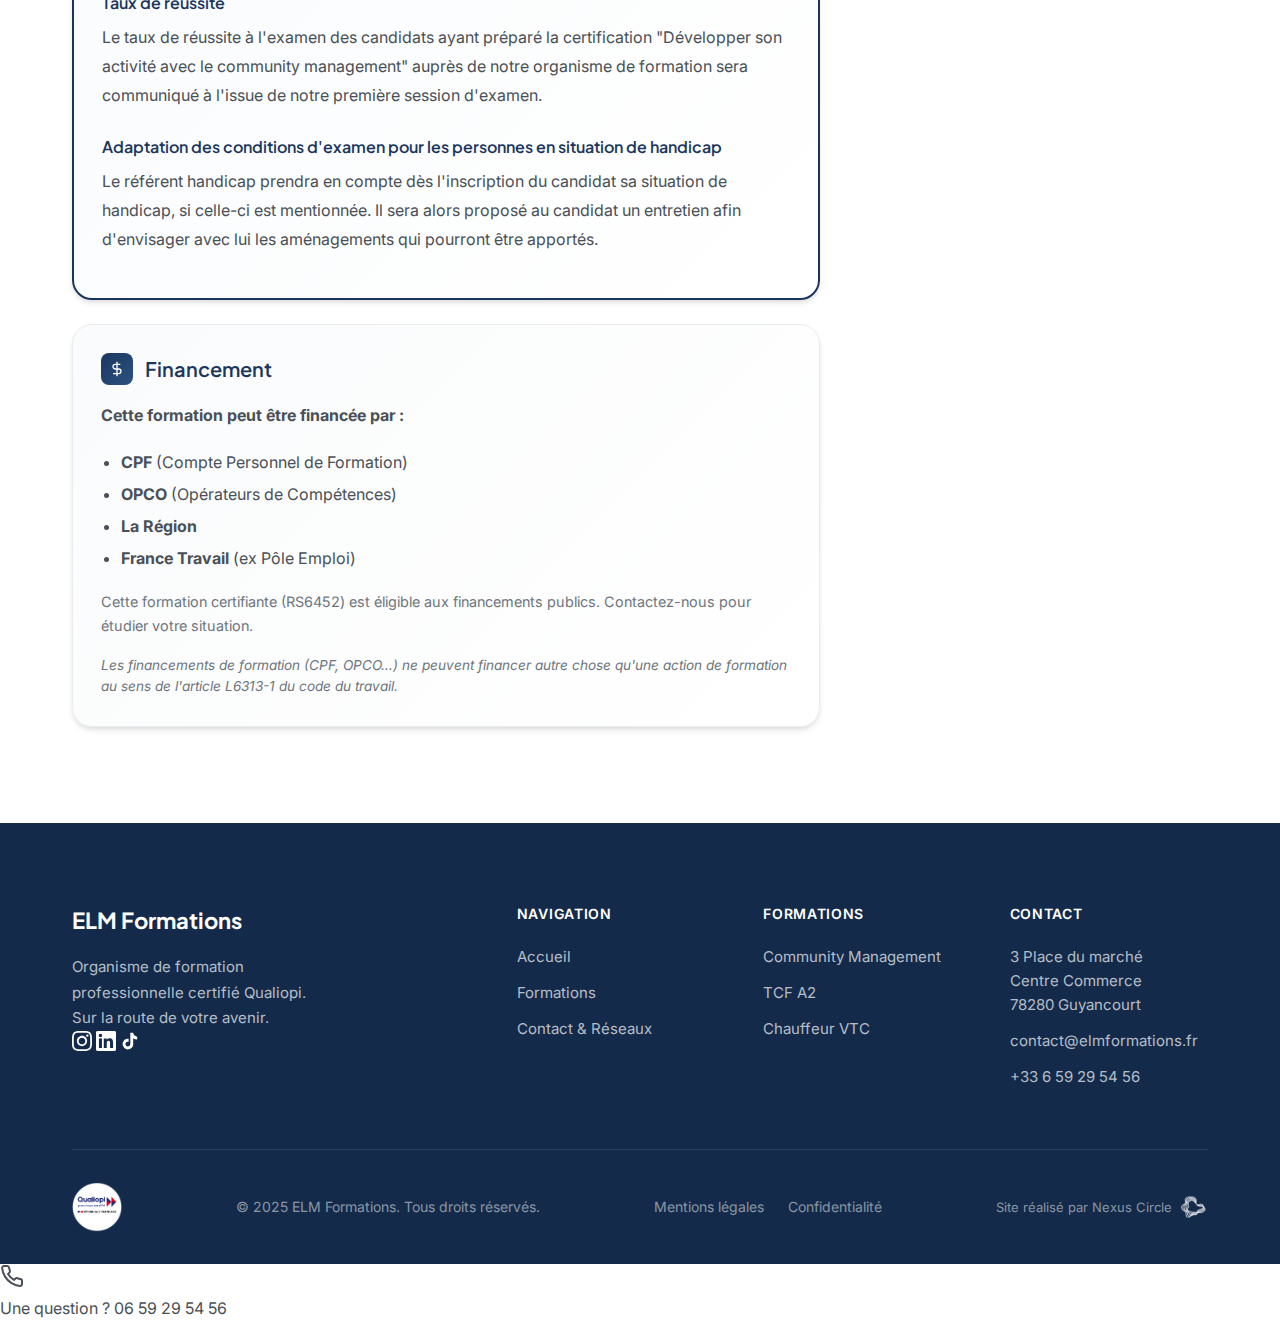
<file: formation-community.html>
<!DOCTYPE html>
<html lang="fr">
<head>
    <meta charset="UTF-8">
    <meta name="viewport" content="width=device-width, initial-scale=1.0">
    
    <!-- SEO Meta Tags -->
    <title>Développer son activité avec le community management | Formation RS6452 - ELM Formations Guyancourt</title>
    <meta name="description" content="Formation certifiante RS6452 - Développer son activité avec le community management à Guyancourt (78). Éligible CPF. Organisme certifié Qualiopi. 35H en présentiel.">
    <meta name="keywords" content="formation community management Guyancourt, formation réseaux sociaux 78, marketing digital Yvelines, social media manager Île-de-France, RS6452, formation Qualiopi">
    <meta name="robots" content="index, follow">
    <meta name="geo.region" content="FR-78">
    <meta name="geo.placename" content="Guyancourt">
    
    <!-- Canonical -->
    <link rel="canonical" href="https://elmformations.fr/formation-community.html">
    
    <!-- Open Graph -->
    <meta property="og:title" content="Formation Community Management à Guyancourt (78) - ELM Formations">
    <meta property="og:description" content="Apprenez le community management et le marketing digital. Formation certifiante RS6452 en présentiel à Guyancourt. Qualiopi.">
    <meta property="og:type" content="website">
    <meta property="og:url" content="https://elmformations.fr/formation-community.html">
    <meta property="og:locale" content="fr_FR">
    
    <!-- Fonts -->
    <link rel="preconnect" href="https://fonts.googleapis.com">
    <link rel="preconnect" href="https://fonts.gstatic.com" crossorigin>
    <link href="https://fonts.googleapis.com/css2?family=Cinzel:wght@400;500;600&family=Inter:wght@400;500;600;700&family=Playfair+Display:ital,wght@1,400;1,500&family=Plus+Jakarta+Sans:wght@500;600;700;800&display=swap" rel="stylesheet">
    <link rel="stylesheet" href="css/style.css?v=22">
    
    <!-- Schema.org JSON-LD - Course -->
    <script type="application/ld+json">
    {
        "@context": "https://schema.org",
        "@type": "Course",
        "name": "Développer son activité avec le community management",
        "description": "Formation certifiante RS6452 pour élaborer une stratégie de community management, organiser l'application opérationnelle d'un projet et suivre/évaluer l'impact des actions.",
        "provider": {
            "@type": "EducationalOrganization",
            "name": "ELM Formations",
            "address": {
                "@type": "PostalAddress",
                "streetAddress": "3 Place du marché, Centre Commerce",
                "addressLocality": "Guyancourt",
                "postalCode": "78280",
                "addressRegion": "Yvelines",
                "addressCountry": "FR"
            }
        },
        "courseMode": "présentiel",
        "educationalCredentialAwarded": "Certification RS6452 - Développer son activité avec le community management",
        "occupationalCategory": "Dirigeant de petite entreprise, Responsable communication marketing",
        "areaServed": {
            "@type": "AdministrativeArea",
            "name": "Yvelines, Île-de-France"
        },
        "hasCourseInstance": {
            "@type": "CourseInstance",
            "courseMode": "présentiel",
            "duration": "PT35H",
            "location": {
                "@type": "Place",
                "name": "ELM Formations - Guyancourt",
                "address": {
                    "@type": "PostalAddress",
                    "streetAddress": "3 Place du marché",
                    "addressLocality": "Guyancourt",
                    "postalCode": "78280"
                }
            }
        }
    }
    </script>
</head>
<body>
    <!-- Top Bar -->
    <div class="top-bar">
        <div class="container top-bar-content">
            <div class="top-bar-item">
                <svg width="14" height="14" viewBox="0 0 24 24" fill="none" stroke="currentColor" stroke-width="2">
                    <path d="M22 16.92v3a2 2 0 01-2.18 2 19.79 19.79 0 01-8.63-3.07 19.5 19.5 0 01-6-6 19.79 19.79 0 01-3.07-8.67A2 2 0 014.11 2h3a2 2 0 012 1.72 12.84 12.84 0 00.7 2.81 2 2 0 01-.45 2.11L8.09 9.91a16 16 0 006 6l1.27-1.27a2 2 0 012.11-.45 12.84 12.84 0 002.81.7A2 2 0 0122 16.92z"/>
                </svg>
                <a href="tel:+33659295456">06 59 29 54 56</a>
            </div>
            <span class="top-bar-separator">|</span>
            <div class="top-bar-item">
                <svg width="14" height="14" viewBox="0 0 24 24" fill="none" stroke="currentColor" stroke-width="2">
                    <path d="M4 4h16c1.1 0 2 .9 2 2v12c0 1.1-.9 2-2 2H4c-1.1 0-2-.9-2-2V6c0-1.1.9-2 2-2z"/>
                    <polyline points="22,6 12,13 2,6"/>
                </svg>
                <a href="mailto:contact@elmformations.fr">contact@elmformations.fr</a>
            </div>
            <span class="top-bar-separator">|</span>
            <div class="top-bar-item">
                <svg width="14" height="14" viewBox="0 0 24 24" fill="none" stroke="currentColor" stroke-width="2">
                    <path d="M21 10c0 7-9 13-9 13s-9-6-9-13a9 9 0 0118 0z"/>
                    <circle cx="12" cy="10" r="3"/>
                </svg>
                <a href="https://maps.google.com/?q=3+Place+du+marché,+78280+Guyancourt" target="_blank" rel="noopener noreferrer">3 Place du marché, 78280 Guyancourt</a>
            </div>
        </div>
    </div>

    <!-- Header -->
    <header class="header" id="header">
        <nav class="nav container">
            <a href="index.html" class="logo">
                <img src="Images/Logo-ELM.png" alt="ELM Formations" class="logo-img">
            </a>
            <div class="nav-menu" id="nav-menu">
                <div class="nav-dropdown">
                    <a href="index.html" class="nav-link nav-dropdown-toggle">Accueil</a>
                    <div class="nav-mega-menu nav-mega-single">
                        <a href="index.html" class="nav-mega-item">
                            <div class="nav-page-preview">
                                <div class="preview-header">
                                    <div class="preview-logo"></div>
                                    <div class="preview-nav-items"><span></span><span></span><span></span></div>
                                </div>
                                <div class="preview-hero preview-hero-accueil">
                                    <div class="preview-badge"></div>
                                    <div class="preview-title-large">ELM Formations</div>
                                    <div class="preview-subtitle"></div>
                                    <div class="preview-buttons"><span class="preview-btn-primary"></span><span class="preview-btn-secondary"></span></div>
                                </div>
                                <div class="preview-section">
                                    <div class="preview-cards-row"><div class="preview-card-mini"></div><div class="preview-card-mini"></div><div class="preview-card-mini"></div></div>
                                </div>
                            </div>
                            <div class="nav-mega-info"><span class="nav-mega-title">Page d'accueil</span><span class="nav-mega-desc">Découvrir ELM Formations</span></div>
                        </a>
                    </div>
                </div>
                <div class="nav-dropdown">
                    <span class="nav-link nav-dropdown-toggle active">
                        Formations
                        <svg width="14" height="14" viewBox="0 0 24 24" fill="none" stroke="currentColor" stroke-width="2">
                            <polyline points="6 9 12 15 18 9"/>
                        </svg>
                    </span>
                    <div class="nav-dropdown-menu">
                        <a href="formation-community.html" class="nav-dropdown-item">
                            <span class="nav-dropdown-icon nav-dropdown-icon-community">
                                <svg width="18" height="18" viewBox="0 0 24 24" fill="none" stroke="currentColor" stroke-width="1.5">
                                    <path d="M17 21v-2a4 4 0 00-4-4H5a4 4 0 00-4 4v2"/>
                                    <circle cx="9" cy="7" r="4"/>
                                    <path d="M23 21v-2a4 4 0 00-3-3.87"/>
                                    <path d="M16 3.13a4 4 0 010 7.75"/>
                                </svg>
                            </span>
                            Community Management
                        </a>
                        <a href="formation-tcf-tout-public-a2.html" class="nav-dropdown-item">
                            <span class="nav-dropdown-icon nav-dropdown-icon-community">
                                <svg width="18" height="18" viewBox="0 0 24 24" fill="none" stroke="currentColor" stroke-width="1.5">
                                    <path d="M12 2L2 7l10 5 10-5-10-5z"/>
                                    <path d="M2 17l10 5 10-5M2 12l10 5 10-5"/>
                                </svg>
                            </span>
                            TCF A2
                        </a>
                        <a href="formation-chauffeur-vtc.html" class="nav-dropdown-item">
                            <span class="nav-dropdown-icon nav-dropdown-icon-taxi">
                                <svg width="18" height="18" viewBox="0 0 24 24" fill="none" stroke="currentColor" stroke-width="1.5">
                                    <path d="M5 17h14v-5H5v5z"/>
                                    <path d="M19 12l-1-5H6L5 12"/>
                                    <circle cx="7.5" cy="17" r="1.5"/>
                                    <circle cx="16.5" cy="17" r="1.5"/>
                                </svg>
                            </span>
                            Chauffeur VTC
                        </a>
                    </div>
                </div>
                <div class="nav-dropdown">
                    <a href="formations-professionnelles.html" class="nav-link nav-dropdown-toggle">Formations pour entreprise</a>
                </div>
                <div class="nav-dropdown">
                    <a href="equipe.html" class="nav-link nav-dropdown-toggle">Notre équipe et nos valeurs</a>
                    <div class="nav-mega-menu nav-mega-single">
                        <a href="equipe.html" class="nav-mega-item">
                            <div class="nav-page-preview">
                                <div class="preview-header">
                                    <div class="preview-logo"></div>
                                    <div class="preview-nav-items"><span></span><span></span><span></span></div>
                                </div>
                                <div class="preview-hero preview-hero-equipe">
                                    <div class="preview-badge-light"></div>
                                    <div class="preview-title-medium">Notre Équipe</div>
                                    <div class="preview-subtitle-light"></div>
                                </div>
                                <div class="preview-legitimite-row">
                                    <div class="preview-legitimite-stat"></div>
                                    <div class="preview-legitimite-stat"></div>
                                    <div class="preview-legitimite-stat"></div>
                                </div>
                            </div>
                            <div class="nav-mega-info"><span class="nav-mega-title">Notre équipe et nos valeurs</span><span class="nav-mega-desc">Formateurs experts passionnés</span></div>
                        </a>
                    </div>
                </div>
                <div class="nav-dropdown">
                    <a href="contact-form.html" class="nav-link nav-dropdown-toggle">Contact & Réseaux</a>
                    <div class="nav-mega-menu nav-mega-single">
                        <a href="contact-form.html" class="nav-mega-item">
                            <div class="nav-page-preview">
                                <div class="preview-header">
                                    <div class="preview-logo"></div>
                                    <div class="preview-nav-items"><span></span><span></span><span></span></div>
                                </div>
                                <div class="preview-hero preview-hero-contact">
                                    <div class="preview-badge-light"></div>
                                    <div class="preview-title-medium">Contact</div>
                                    <div class="preview-subtitle-light"></div>
                                </div>
                                <div class="preview-section preview-section-light">
                                    <div class="preview-social-icons">
                                        <span class="preview-social-icon"></span>
                                        <span class="preview-social-icon"></span>
                                        <span class="preview-social-icon"></span>
                                    </div>
                                </div>
                            </div>
                            <div class="nav-mega-info"><span class="nav-mega-title">Contact & Réseaux</span><span class="nav-mega-desc">Nous suivre et nous contacter</span></div>
                        </a>
                    </div>
                </div>
                <div class="nav-dropdown">
                    <a href="contact.html" class="btn btn-primary btn-sm nav-dropdown-toggle">S'inscrire</a>
                    <div class="nav-mega-menu nav-mega-single">
                        <a href="contact.html" class="nav-mega-item">
                            <div class="nav-page-preview">
                                <div class="preview-header">
                                    <div class="preview-logo"></div>
                                    <div class="preview-nav-items"><span></span><span></span><span></span></div>
                                </div>
                                <div class="preview-hero preview-hero-inscription">
                                    <div class="preview-badge"></div>
                                    <div class="preview-title-medium">Inscription</div>
                                    <div class="preview-subtitle"></div>
                                </div>
                                <div class="preview-section">
                                    <div class="preview-form">
                                        <div class="preview-form-field"></div>
                                        <div class="preview-form-btn"></div>
                                    </div>
                                </div>
                            </div>
                            <div class="nav-mega-info"><span class="nav-mega-title">S'inscrire</span><span class="nav-mega-desc">Inscription à nos formations</span></div>
                        </a>
                    </div>
                </div>
            </div>
            <button class="nav-toggle" id="nav-toggle" aria-label="Menu">
                <span></span>
                <span></span>
                <span></span>
            </button>
        </nav>
    </header>

    <main>
        <!-- Page Hero -->
        <section class="page-hero page-hero-large" style="background: linear-gradient(135deg, #2d3748 0%, #1a202c 100%);">
            <div class="container">
                <div class="page-hero-content page-hero-centered">
                    <div class="hero-badges">
                        <span class="badge" style="background: rgba(255,255,255,0.15); color: white;">Formation certifiante</span>
                        <a href="https://www.francecompetences.fr/recherche/rs/6452/" target="_blank" rel="noopener noreferrer" class="badge badge-rs" style="background: rgba(255,255,255,0.9); color: #1a365d;">
                            <svg width="14" height="14" viewBox="0 0 24 24" fill="none" stroke="currentColor" stroke-width="2">
                                <path d="M9 12l2 2 4-4m5.618-4.016A11.955 11.955 0 0112 2.944a11.955 11.955 0 01-8.618 3.04A12.02 12.02 0 003 9c0 5.591 3.824 10.29 9 11.622 5.176-1.332 9-6.03 9-11.622 0-1.042-.133-2.052-.382-3.016z"/>
                            </svg>
                            RS6452
                        </a>
                    </div>
                    <h1 class="formation-title-responsive">Développer son activité<br>avec le community management</h1>
                    <p class="page-hero-text">Élaborez une stratégie de community management efficace pour développer l'activité de votre entreprise.</p>
                    <div class="hero-buttons">
                        <a href="contact.html?formation=community" class="btn btn-white">
                            S'inscrire
                        </a>
                        <a href="programme-community-management.pdf" class="btn btn-outline-white" target="_blank">
                            <svg width="18" height="18" viewBox="0 0 24 24" fill="none" stroke="currentColor" stroke-width="2">
                                <path d="M21 15v4a2 2 0 01-2 2H5a2 2 0 01-2-2v-4"/>
                                <polyline points="7 10 12 15 17 10"/>
                                <line x1="12" y1="15" x2="12" y2="3"/>
                            </svg>
                            Télécharger le programme
                        </a>
                    </div>
                </div>
            </div>
        </section>

        <!-- Formation Content -->
        <section class="section">
            <div class="container">
                <div class="formation-page-grid">
                    <div class="formation-page-main">
                        <!-- Points forts -->
                        <div class="detail-card detail-card-features">
                            <div class="features-grid">
                                <div class="feature-item">
                                    <div class="feature-icon">
                                        <svg width="24" height="24" viewBox="0 0 24 24" fill="none" stroke="currentColor" stroke-width="2">
                                            <line x1="12" y1="1" x2="12" y2="23"/>
                                            <path d="M17 5H9.5a3.5 3.5 0 000 7h5a3.5 3.5 0 010 7H6"/>
                                        </svg>
                                    </div>
                                    <span>Financement : CPF - OPCO - Région - France Travail</span>
                                </div>
                                <div class="feature-item">
                                    <div class="feature-icon">
                                        <svg width="24" height="24" viewBox="0 0 24 24" fill="none" stroke="currentColor" stroke-width="2">
                                            <path d="M17 21v-2a4 4 0 00-4-4H5a4 4 0 00-4 4v2"/>
                                            <circle cx="9" cy="7" r="4"/>
                                            <path d="M23 21v-2a4 4 0 00-3-3.87M16 3.13a4 4 0 010 7.75"/>
                                        </svg>
                                    </div>
                                    <span>En présentiel</span>
                                </div>
                                <div class="feature-item">
                                    <div class="feature-icon">
                                        <svg width="24" height="24" viewBox="0 0 24 24" fill="none" stroke="currentColor" stroke-width="2">
                                            <path d="M22 10v6M2 10l10-5 10 5-10 5z"/>
                                            <path d="M6 12v5c3 3 9 3 12 0v-5"/>
                                        </svg>
                                    </div>
                                    <span>Accompagnement pédagogique personnalisé</span>
                                </div>
                                <div class="feature-item">
                                    <div class="feature-icon">
                                        <svg width="24" height="24" viewBox="0 0 24 24" fill="none" stroke="currentColor" stroke-width="2">
                                            <circle cx="12" cy="12" r="10"/>
                                            <path d="M12 6v6l4 2"/>
                                        </svg>
                                    </div>
                                    <span>Formation sur 1 semaine</span>
                                </div>
                            </div>
                        </div>

                        <div class="detail-card">
                            <h2>
                                <span class="detail-card-icon">
                                    <svg width="16" height="16" viewBox="0 0 24 24" fill="none" stroke="currentColor" stroke-width="2">
                                        <path d="M17 21v-2a4 4 0 00-4-4H5a4 4 0 00-4 4v2"/>
                                        <circle cx="9" cy="7" r="4"/>
                                        <path d="M23 21v-2a4 4 0 00-3-3.87M16 3.13a4 4 0 010 7.75"/>
                                    </svg>
                                </span>
                                Public cible
                            </h2>
                            <p style="color: var(--text); line-height: 1.8;">
                                La formation et la certification s'adressent aux <strong>dirigeants de petites entreprises</strong> et <strong>collaborateurs directs chargés de la communication marketing</strong> souhaitant mettre en place une stratégie de community management en vue de développer l'activité de leur entreprise.
                            </p>
                        </div>

                        <div class="detail-card">
                            <h2>
                                <span class="detail-card-icon">
                                    <svg width="16" height="16" viewBox="0 0 24 24" fill="none" stroke="currentColor" stroke-width="2">
                                        <path d="M9 12l2 2 4-4"/>
                                        <path d="M21 12a9 9 0 11-18 0 9 9 0 0118 0z"/>
                                    </svg>
                                </span>
                                Prérequis
                            </h2>
                            <p style="color: var(--text); line-height: 1.8; margin-bottom: 1rem;">
                                Pour accéder à cette formation, le candidat doit être <strong>utilisateur des réseaux sociaux</strong>, avoir un <strong>projet de communication sur les réseaux sociaux</strong> ainsi qu'<strong>un an d'expérience professionnelle</strong>.
                            </p>
                            <div class="prerequis-note">
                                <svg width="18" height="18" viewBox="0 0 24 24" fill="none" stroke="currentColor" stroke-width="2">
                                    <rect x="2" y="3" width="20" height="14" rx="2"/>
                                    <line x1="8" y1="21" x2="16" y2="21"/>
                                    <line x1="12" y1="17" x2="12" y2="21"/>
                                </svg>
                                <span>Les apprenants doivent se présenter en formation munis de leur <strong>ordinateur portable et/ou tablette</strong> pour les exercices pratiques et ateliers de création de contenu.</span>
                            </div>
                        </div>

                        <div class="detail-card">
                            <h2>
                                <span class="detail-card-icon">
                                    <svg width="16" height="16" viewBox="0 0 24 24" fill="none" stroke="currentColor" stroke-width="2">
                                        <path d="M22 11.08V12a10 10 0 11-5.93-9.14"/>
                                        <polyline points="22,4 12,14.01 9,11.01"/>
                                    </svg>
                                </span>
                                Objectifs pédagogiques
                            </h2>
                            <ul class="detail-list">
                                <li>Élaborer une stratégie de community management</li>
                                <li>Organiser l'application opérationnelle d'un projet de community management</li>
                                <li>Suivre et évaluer l'impact de ses actions de community management</li>
                            </ul>
                        </div>

                        <div class="detail-card">
                            <h2>
                                <span class="detail-card-icon">
                                    <svg width="16" height="16" viewBox="0 0 24 24" fill="none" stroke="currentColor" stroke-width="2">
                                        <polygon points="12 2 15.09 8.26 22 9.27 17 14.14 18.18 21.02 12 17.77 5.82 21.02 7 14.14 2 9.27 8.91 8.26 12 2"/>
                                    </svg>
                                </span>
                                Compétences développées
                            </h2>
                            <div class="skills-grid">
                                <span class="skill-tag">Stratégie social media</span>
                                <span class="skill-tag">Création de contenu</span>
                                <span class="skill-tag">Community management</span>
                                <span class="skill-tag">Publicité digitale</span>
                                <span class="skill-tag">Analyse de données</span>
                                <span class="skill-tag">Veille concurrentielle</span>
                                <span class="skill-tag">Personal branding</span>
                                <span class="skill-tag">Outils de planification</span>
                            </div>
                        </div>

                        <!-- Programme détaillé -->
                        <div class="detail-card detail-card-programme">
                            <h2>
                                <span class="detail-card-icon">
                                    <svg width="16" height="16" viewBox="0 0 24 24" fill="none" stroke="currentColor" stroke-width="2">
                                        <path d="M4 19.5A2.5 2.5 0 016.5 17H20"/>
                                        <path d="M6.5 2H20v20H6.5A2.5 2.5 0 014 19.5v-15A2.5 2.5 0 016.5 2z"/>
                                    </svg>
                                </span>
                                Programme de la formation (35h)
                            </h2>
                            
                            <div class="programme-module">
                                <div class="programme-module-header">
                                    <span class="programme-module-number">Module 1</span>
                                    <span class="programme-module-duration">7h</span>
                                </div>
                                <h4>Définir sa stratégie de community management</h4>
                                <ul>
                                    <li>Définir sa cible et ses objectifs sur les réseaux sociaux</li>
                                    <li>Définir sa stratégie et son budget de community management</li>
                                    <li>Intégrer le community management à sa communication globale</li>
                                    <li>Sélectionner le ou les réseaux sociaux en adéquation avec sa stratégie</li>
                                </ul>
                            </div>

                            <div class="programme-module">
                                <div class="programme-module-header">
                                    <span class="programme-module-number">Module 2</span>
                                    <span class="programme-module-duration">2h</span>
                                </div>
                                <h4>Créer ses comptes sur les réseaux sociaux</h4>
                                <ul>
                                    <li>Créer une charte graphique pour ses réseaux sociaux</li>
                                    <li>Créer ses comptes sur les réseaux sociaux</li>
                                </ul>
                            </div>

                            <div class="programme-module">
                                <div class="programme-module-header">
                                    <span class="programme-module-number">Module 3</span>
                                    <span class="programme-module-duration">14h</span>
                                </div>
                                <h4>Animer les comptes sociaux</h4>
                                <ul>
                                    <li>Mettre en place un calendrier éditorial (outils : Monday)</li>
                                    <li>Planifier et programmer ses publications (Business Suite, TikTok Studio, Canva)</li>
                                    <li>Créer les contenus : visuels, audio, vidéo, texte</li>
                                    <li>Comprendre le fonctionnement des algorithmes</li>
                                    <li>Susciter l'engagement dans ses publications</li>
                                    <li>Bonnes pratiques pour chaque réseau social</li>
                                    <li>Collaborer avec les influenceurs</li>
                                </ul>
                            </div>

                            <div class="programme-module">
                                <div class="programme-module-header">
                                    <span class="programme-module-number">Module 4</span>
                                    <span class="programme-module-duration">4h</span>
                                </div>
                                <h4>Développer sa communauté</h4>
                                <ul>
                                    <li>Développer sa communauté de façon naturelle</li>
                                    <li>Développer sa communauté via la publicité</li>
                                </ul>
                            </div>

                            <div class="programme-module">
                                <div class="programme-module-header">
                                    <span class="programme-module-number">Module 5</span>
                                    <span class="programme-module-duration">4h</span>
                                </div>
                                <h4>Piloter son projet</h4>
                                <ul>
                                    <li>Piloter son projet de community management</li>
                                    <li>Identifier et organiser le travail des intervenants</li>
                                    <li>Identifier les outils utiles à sa stratégie</li>
                                </ul>
                            </div>

                            <div class="programme-module">
                                <div class="programme-module-header">
                                    <span class="programme-module-number">Module 6</span>
                                    <span class="programme-module-duration">4h</span>
                                </div>
                                <h4>Analyser les résultats</h4>
                                <ul>
                                    <li>Analyser les performances de son community management</li>
                                    <li>Identifier les points bloquants et préconiser des axes d'amélioration</li>
                                    <li>Suivre les retombées de ses actions et apprécier le ROI</li>
                                </ul>
                            </div>
                        </div>

                        <!-- Assistance pédagogique -->
                        <div class="detail-card">
                            <h2>
                                <span class="detail-card-icon">
                                    <svg width="16" height="16" viewBox="0 0 24 24" fill="none" stroke="currentColor" stroke-width="2">
                                        <path d="M22 10v6M2 10l10-5 10 5-10 5z"/>
                                        <path d="M6 12v5c3 3 9 3 12 0v-5"/>
                                    </svg>
                                </span>
                                Assistance technique et pédagogique
                            </h2>
                            <p style="color: var(--text); line-height: 1.8; margin-bottom: 1rem;">
                                Les stagiaires bénéficient d'une <strong>assistance technique et pédagogique continue</strong> tout au long du parcours en présentiel au sein du centre ELM Formations.
                            </p>
                            <p style="color: var(--text); line-height: 1.8; margin-bottom: 1rem;">
                                Un formateur spécialisé accompagne les apprenants dans la prise en main des outils numériques (gestion des réseaux sociaux, logiciels de création de contenu, tableaux de suivi). Lors des séances pratiques, chaque participant est guidé individuellement.
                            </p>
                            <p style="color: var(--text); line-height: 1.8;">
                                L'assistance comprend également l'accès aux équipements du centre (ordinateurs, connexion internet, matériel audiovisuel) ainsi que des supports pédagogiques mis à disposition.
                            </p>
                        </div>

                        <!-- Bloc Certification obligatoire -->
                        <div class="detail-card detail-card-certification">
                            <h2>
                                <span class="detail-card-icon">
                                    <svg width="16" height="16" viewBox="0 0 24 24" fill="none" stroke="currentColor" stroke-width="2">
                                        <path d="M9 12l2 2 4-4m5.618-4.016A11.955 11.955 0 0112 2.944a11.955 11.955 0 01-8.618 3.04A12.02 12.02 0 003 9c0 5.591 3.824 10.29 9 11.622 5.176-1.332 9-6.03 9-11.622 0-1.042-.133-2.052-.382-3.016z"/>
                                    </svg>
                                </span>
                                Certification "Développer son activité avec le community management"
                            </h2>
                            <div class="certification-content">
                                <p>
                                    Cette formation prépare à la certification "<strong>Développer son activité avec le community management</strong>" enregistrée à France Compétences sous le numéro <a href="https://www.francecompetences.fr/recherche/rs/6452/" target="_blank" rel="noopener noreferrer">RS6452</a> par l'organisme certificateur <a href="https://www.webmarketing-com.com" target="_blank" rel="noopener noreferrer">Webmarketing & co'm</a>.
                                </p>
                                <p>
                                    À l'issue de la formation, le stagiaire s'engage à passer l'examen préparant à la certification.
                                </p>
                                
                                <h4>Modalité d'évaluation</h4>
                                <p>
                                    Mise en situation réelle portant sur l'élaboration d'une stratégie de community management avec remise de rapport et soutenance orale. Le candidat a 15 jours de préparation avant la remise de ses écrits. L'écrit est ensuite suivi d'une présentation orale de 25 minutes devant un jury.
                                </p>
                                
                                <h4>Processus de candidature</h4>
                                <p>
                                    Afin de s'inscrire à la certification, le candidat devra transmettre son dossier de candidature accompagné d'un CV à jour.
                                </p>
                                
                                <h4>Taux de réussite</h4>
                                <p>
                                    Le taux de réussite à l'examen des candidats ayant préparé la certification "Développer son activité avec le community management" auprès de notre organisme de formation sera communiqué à l'issue de notre première session d'examen.
                                </p>
                                
                                <h4>Adaptation des conditions d'examen pour les personnes en situation de handicap</h4>
                                <p>
                                    Le référent handicap prendra en compte dès l'inscription du candidat sa situation de handicap, si celle-ci est mentionnée. Il sera alors proposé au candidat un entretien afin d'envisager avec lui les aménagements qui pourront être apportés.
                                </p>
                            </div>
                        </div>

                        <!-- Bloc Financement -->
                        <div class="detail-card detail-card-highlight">
                            <h2>
                                <span class="detail-card-icon">
                                    <svg width="16" height="16" viewBox="0 0 24 24" fill="none" stroke="currentColor" stroke-width="2">
                                        <line x1="12" y1="1" x2="12" y2="23"/>
                                        <path d="M17 5H9.5a3.5 3.5 0 000 7h5a3.5 3.5 0 010 7H6"/>
                                    </svg>
                                </span>
                                Financement
                            </h2>
                            <p style="color: var(--text); line-height: 1.8; margin-bottom: 1rem;">
                                <strong>Cette formation peut être financée par :</strong>
                            </p>
                            <ul style="color: var(--text); line-height: 2; margin-bottom: 1rem; padding-left: 1.25rem;">
                                <li><strong>CPF</strong> (Compte Personnel de Formation)</li>
                                <li><strong>OPCO</strong> (Opérateurs de Compétences)</li>
                                <li><strong>La Région</strong></li>
                                <li><strong>France Travail</strong> (ex Pôle Emploi)</li>
                            </ul>
                            <p style="color: var(--text-light); font-size: 0.9rem; line-height: 1.7;">
                                Cette formation certifiante (RS6452) est éligible aux financements publics. Contactez-nous pour étudier votre situation.
                            </p>
                            <p style="color: var(--text-light); font-size: 0.85rem; line-height: 1.6; margin-top: 1rem; font-style: italic;">
                                Les financements de formation (CPF, OPCO…) ne peuvent financer autre chose qu'une action de formation au sens de l'article L6313-1 du code du travail.
                            </p>
                        </div>
                    </div>

                    <div class="formation-page-sidebar">
                        <div class="formation-sidebar-card">
                            <h3>Informations pratiques</h3>
                            <div class="sidebar-info">
                                <div class="sidebar-info-item sidebar-info-price">
                                    <svg width="20" height="20" viewBox="0 0 24 24" fill="none" stroke="currentColor" stroke-width="2">
                                        <line x1="12" y1="1" x2="12" y2="23"/>
                                        <path d="M17 5H9.5a3.5 3.5 0 000 7h5a3.5 3.5 0 010 7H6"/>
                                    </svg>
                                    <div>
                                        <span class="sidebar-info-label">Tarif</span>
                                        <span class="sidebar-info-value sidebar-price">2 100 €</span>
                                        <span class="sidebar-info-sub">(60€ / heure)</span>
                                        <span class="sidebar-info-note">Tarif indicatif selon financement</span>
                                    </div>
                                </div>
                                <div class="sidebar-info-item">
                                    <svg width="20" height="20" viewBox="0 0 24 24" fill="none" stroke="currentColor" stroke-width="2">
                                        <circle cx="12" cy="12" r="10"/>
                                        <polyline points="12 6 12 12 16 14"/>
                                    </svg>
                                    <div>
                                        <span class="sidebar-info-label">Durée</span>
                                        <span class="sidebar-info-value">35H (1 semaine)</span>
                                    </div>
                                </div>
                                <div class="sidebar-info-item">
                                    <svg width="20" height="20" viewBox="0 0 24 24" fill="none" stroke="currentColor" stroke-width="2">
                                        <path d="M21 10c0 7-9 13-9 13s-9-6-9-13a9 9 0 0118 0z"/>
                                        <circle cx="12" cy="10" r="3"/>
                                    </svg>
                                    <div>
                                        <span class="sidebar-info-label">Lieu</span>
                                        <span class="sidebar-info-value">Guyancourt (78)</span>
                                    </div>
                                </div>
                                <div class="sidebar-info-item">
                                    <svg width="20" height="20" viewBox="0 0 24 24" fill="none" stroke="currentColor" stroke-width="2">
                                        <path d="M9 12l2 2 4-4m5.618-4.016A11.955 11.955 0 0112 2.944a11.955 11.955 0 01-8.618 3.04A12.02 12.02 0 003 9c0 5.591 3.824 10.29 9 11.622 5.176-1.332 9-6.03 9-11.622 0-1.042-.133-2.052-.382-3.016z"/>
                                    </svg>
                                    <div>
                                        <span class="sidebar-info-label">Certification</span>
                                        <span class="sidebar-info-value">Qualiopi</span>
                                    </div>
                                </div>
                                <div class="sidebar-info-item">
                                    <svg width="20" height="20" viewBox="0 0 24 24" fill="none" stroke="currentColor" stroke-width="2">
                                        <path d="M9 12h6M9 16h6M17 21H7a2 2 0 01-2-2V5a2 2 0 012-2h5.586a1 1 0 01.707.293l5.414 5.414a1 1 0 01.293.707V19a2 2 0 01-2 2z"/>
                                    </svg>
                                    <div>
                                        <span class="sidebar-info-label">Référence</span>
                                        <a href="https://www.francecompetences.fr/recherche/rs/6452/" target="_blank" rel="noopener noreferrer" class="sidebar-info-link">RS6452</a>
                                    </div>
                                </div>
                                <div class="sidebar-info-item">
                                    <svg width="20" height="20" viewBox="0 0 24 24" fill="none" stroke="currentColor" stroke-width="2">
                                        <path d="M12 22s8-4 8-10V5l-8-3-8 3v7c0 6 8 10 8 10z"/>
                                    </svg>
                                    <div>
                                        <span class="sidebar-info-label">Certificateur</span>
                                        <a href="https://www.webmarketing-com.com" target="_blank" rel="noopener noreferrer" class="sidebar-info-link">Webmarketing & co'm</a>
                                    </div>
                                </div>
                            </div>
                            <a href="contact.html?formation=community" class="btn btn-primary btn-full" style="margin-top: 1.5rem;">
                                S'inscrire
                            </a>
                        </div>

                        <div class="formation-sidebar-card sidebar-card-qualiopi">
                            <img src="Images/qualiopi.png" alt="Certification Qualiopi - Processus certifié" class="qualiopi-sidebar-logo">
                        </div>
                    </div>
                </div>
            </div>
        </section>

    </main>

    <!-- Footer -->
    <footer class="footer">
        <div class="container">
            <div class="footer-grid">
                <div class="footer-brand">
                    <a href="index.html" class="footer-logo">ELM Formations</a>
                    <p>Organisme de formation professionnelle certifié Qualiopi.<br>Sur la route de votre avenir.</p>
                    <div class="footer-social">
                        <a href="https://www.instagram.com/elmformations" target="_blank" rel="noopener noreferrer" aria-label="Instagram">
                            <svg width="20" height="20" viewBox="0 0 24 24" fill="currentColor">
                                <path d="M12 2.163c3.204 0 3.584.012 4.85.07 3.252.148 4.771 1.691 4.919 4.919.058 1.265.069 1.645.069 4.849 0 3.205-.012 3.584-.069 4.849-.149 3.225-1.664 4.771-4.919 4.919-1.266.058-1.644.07-4.85.07-3.204 0-3.584-.012-4.849-.07-3.26-.149-4.771-1.699-4.919-4.92-.058-1.265-.07-1.644-.07-4.849 0-3.204.013-3.583.07-4.849.149-3.227 1.664-4.771 4.919-4.919 1.266-.057 1.645-.069 4.849-.069zm0-2.163c-3.259 0-3.667.014-4.947.072-4.358.2-6.78 2.618-6.98 6.98-.059 1.281-.073 1.689-.073 4.948 0 3.259.014 3.668.072 4.948.2 4.358 2.618 6.78 6.98 6.98 1.281.058 1.689.072 4.948.072 3.259 0 3.668-.014 4.948-.072 4.354-.2 6.782-2.618 6.979-6.98.059-1.28.073-1.689.073-4.948 0-3.259-.014-3.667-.072-4.947-.196-4.354-2.617-6.78-6.979-6.98-1.281-.059-1.69-.073-4.949-.073zm0 5.838c-3.403 0-6.162 2.759-6.162 6.162s2.759 6.163 6.162 6.163 6.162-2.759 6.162-6.163c0-3.403-2.759-6.162-6.162-6.162zm0 10.162c-2.209 0-4-1.79-4-4 0-2.209 1.791-4 4-4s4 1.791 4 4c0 2.21-1.791 4-4 4zm6.406-11.845c-.796 0-1.441.645-1.441 1.44s.645 1.44 1.441 1.44c.795 0 1.439-.645 1.439-1.44s-.644-1.44-1.439-1.44z"/>
                            </svg>
                        </a>
                        <a href="https://www.linkedin.com/in/elm-formations-74a3a5363" target="_blank" rel="noopener noreferrer" aria-label="LinkedIn">
                            <svg width="20" height="20" viewBox="0 0 24 24" fill="currentColor">
                                <path d="M20.447 20.452h-3.554v-5.569c0-1.328-.027-3.037-1.852-3.037-1.853 0-2.136 1.445-2.136 2.939v5.667H9.351V9h3.414v1.561h.046c.477-.9 1.637-1.85 3.37-1.85 3.601 0 4.267 2.37 4.267 5.455v6.286zM5.337 7.433c-1.144 0-2.063-.926-2.063-2.065 0-1.138.92-2.063 2.063-2.063 1.14 0 2.064.925 2.064 2.063 0 1.139-.925 2.065-2.064 2.065zm1.782 13.019H3.555V9h3.564v11.452zM22.225 0H1.771C.792 0 0 .774 0 1.729v20.542C0 23.227.792 24 1.771 24h20.451C23.2 24 24 23.227 24 22.271V1.729C24 .774 23.2 0 22.222 0h.003z"/>
                            </svg>
                        </a>
                        <a href="https://www.tiktok.com/@elm.formations" target="_blank" rel="noopener noreferrer" aria-label="TikTok">
                            <svg width="20" height="20" viewBox="0 0 24 24" fill="currentColor">
                                <path d="M19.59 6.69a4.83 4.83 0 01-3.77-4.25V2h-3.45v13.67a2.89 2.89 0 01-5.2 1.74 2.89 2.89 0 012.31-4.64 2.93 2.93 0 01.88.13V9.4a6.84 6.84 0 00-1-.05A6.33 6.33 0 005 20.1a6.34 6.34 0 0010.86-4.43v-7a8.16 8.16 0 004.77 1.52v-3.4a4.85 4.85 0 01-1-.1z"/>
                            </svg>
                        </a>
                    </div>
                </div>
                <div class="footer-links">
                    <h4>Navigation</h4>
                    <a href="index.html">Accueil</a>
                    <a href="index.html#formations">Formations</a>
                    <a href="contact-form.html">Contact & Réseaux</a>
                </div>
                <div class="footer-links">
                    <h4>Formations</h4>
                    <a href="formation-community.html">Community Management</a>
                    <a href="formation-tcf-tout-public-a2.html">TCF A2</a>
                    <a href="formation-chauffeur-vtc.html">Chauffeur VTC</a>
                </div>
                <div class="footer-links">
                    <h4>Contact</h4>
                    <p>3 Place du marché<br>Centre Commerce<br>78280 Guyancourt</p>
                    <a href="mailto:contact@elmformations.fr">contact@elmformations.fr</a>
                    <a href="tel:+33659295456">+33 6 59 29 54 56</a>
                </div>
            </div>
            <div class="footer-bottom">
                <div class="qualiopi-badge-logo">
                    <img src="Images/qualiopi.png" alt="Certification Qualiopi" class="qualiopi-footer-logo">
                </div>
                <p>© 2025 ELM Formations. Tous droits réservés.</p>
                <div class="footer-legal">
                    <a href="mentions-legales.html">Mentions légales</a>
                    <a href="confidentialite.html">Confidentialité</a>
                </div>
                <a href="https://nexuscircle.fr" target="_blank" rel="noopener noreferrer" class="footer-credit">
                    <span>Site réalisé par Nexus Circle</span>
                    <img src="Images/Logo Nexus Circle.png" alt="Nexus Circle - Agence de Marketing d'Influence" class="footer-credit-logo">
                </a>
            </div>
        </div>
    </footer>

    <!-- Floating CTA Button -->
    <a href="tel:+33659295456" class="floating-cta">
        <div class="floating-cta-icon">
            <svg width="24" height="24" viewBox="0 0 24 24" fill="none" stroke="currentColor" stroke-width="2">
                <path d="M22 16.92v3a2 2 0 01-2.18 2 19.79 19.79 0 01-8.63-3.07 19.5 19.5 0 01-6-6 19.79 19.79 0 01-3.07-8.67A2 2 0 014.11 2h3a2 2 0 012 1.72 12.84 12.84 0 00.7 2.81 2 2 0 01-.45 2.11L8.09 9.91a16 16 0 006 6l1.27-1.27a2 2 0 012.11-.45 12.84 12.84 0 002.81.7A2 2 0 0122 16.92z"/>
            </svg>
        </div>
        <div class="floating-cta-content">
            <span class="floating-cta-label">Une question ?</span>
            <span class="floating-cta-number">06 59 29 54 56</span>
        </div>
    </a>

    <script src="js/main.js"></script>
</body>
</html>
</file>
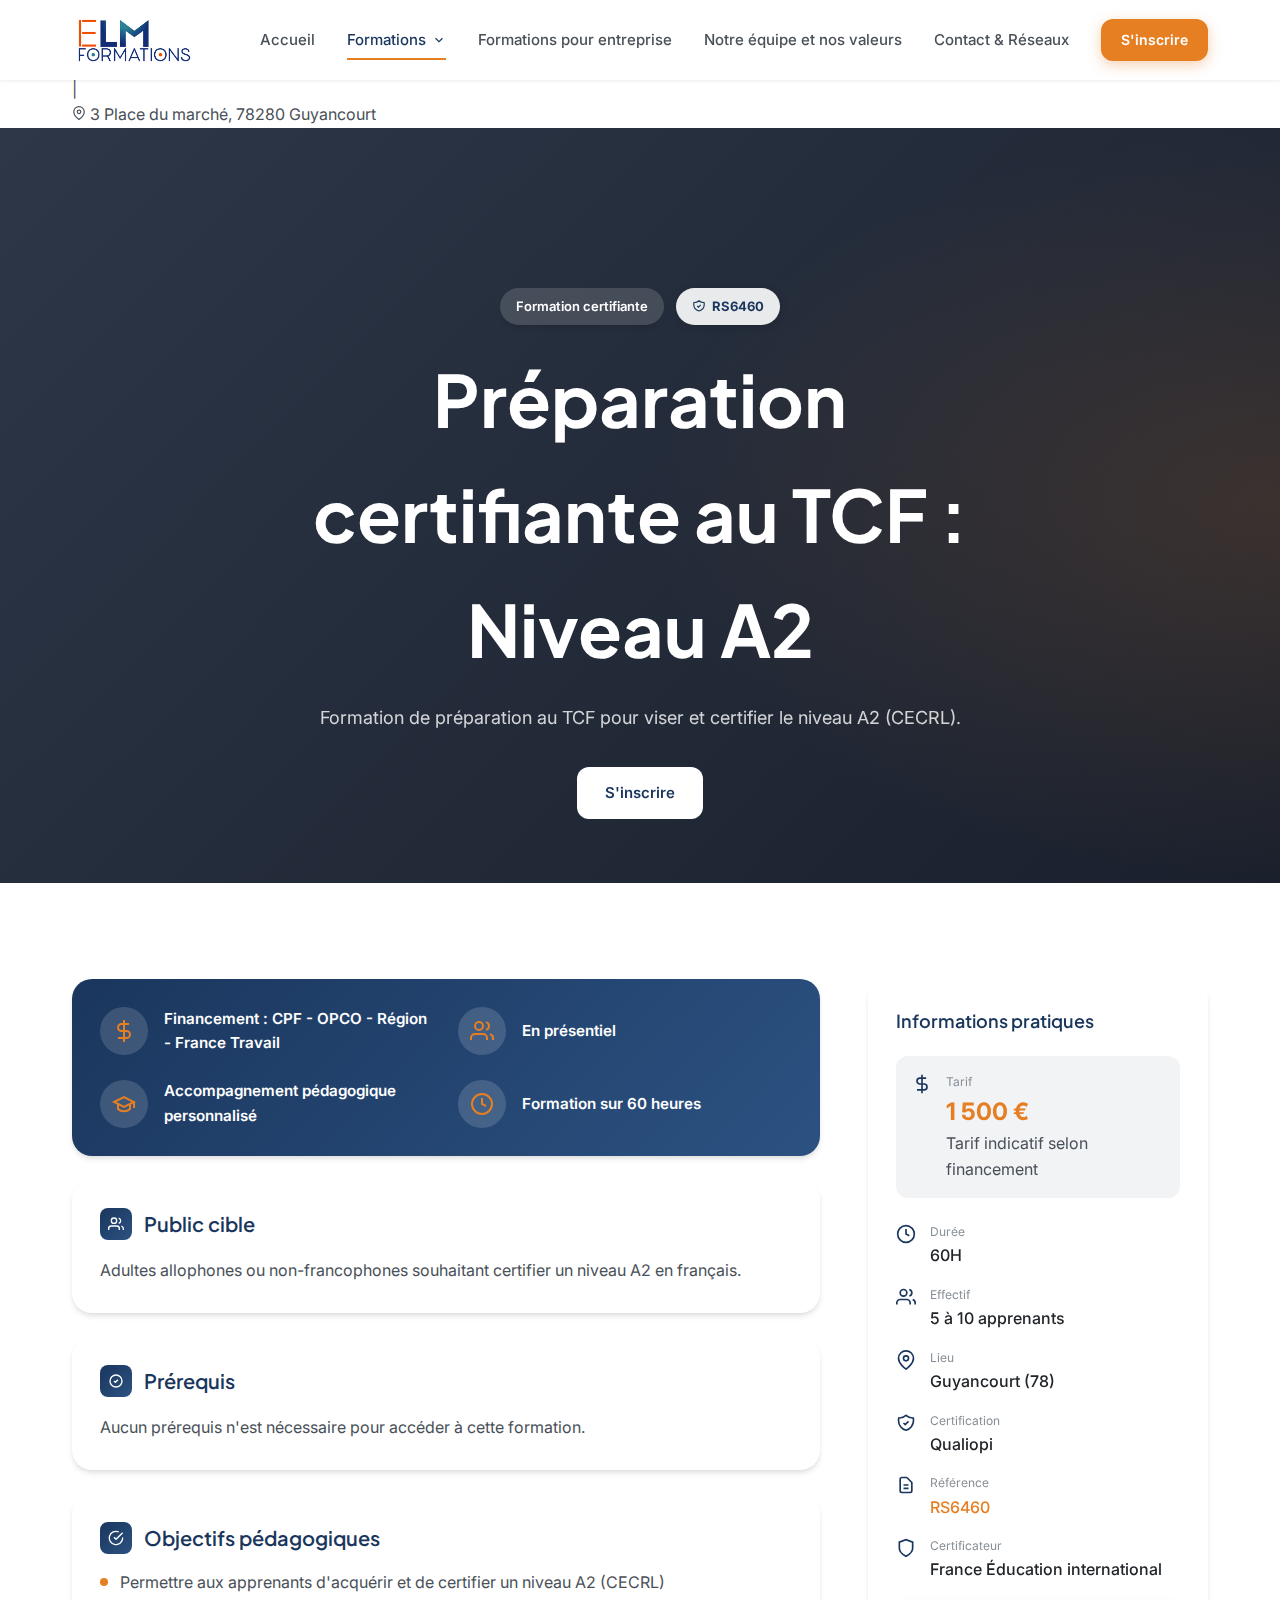
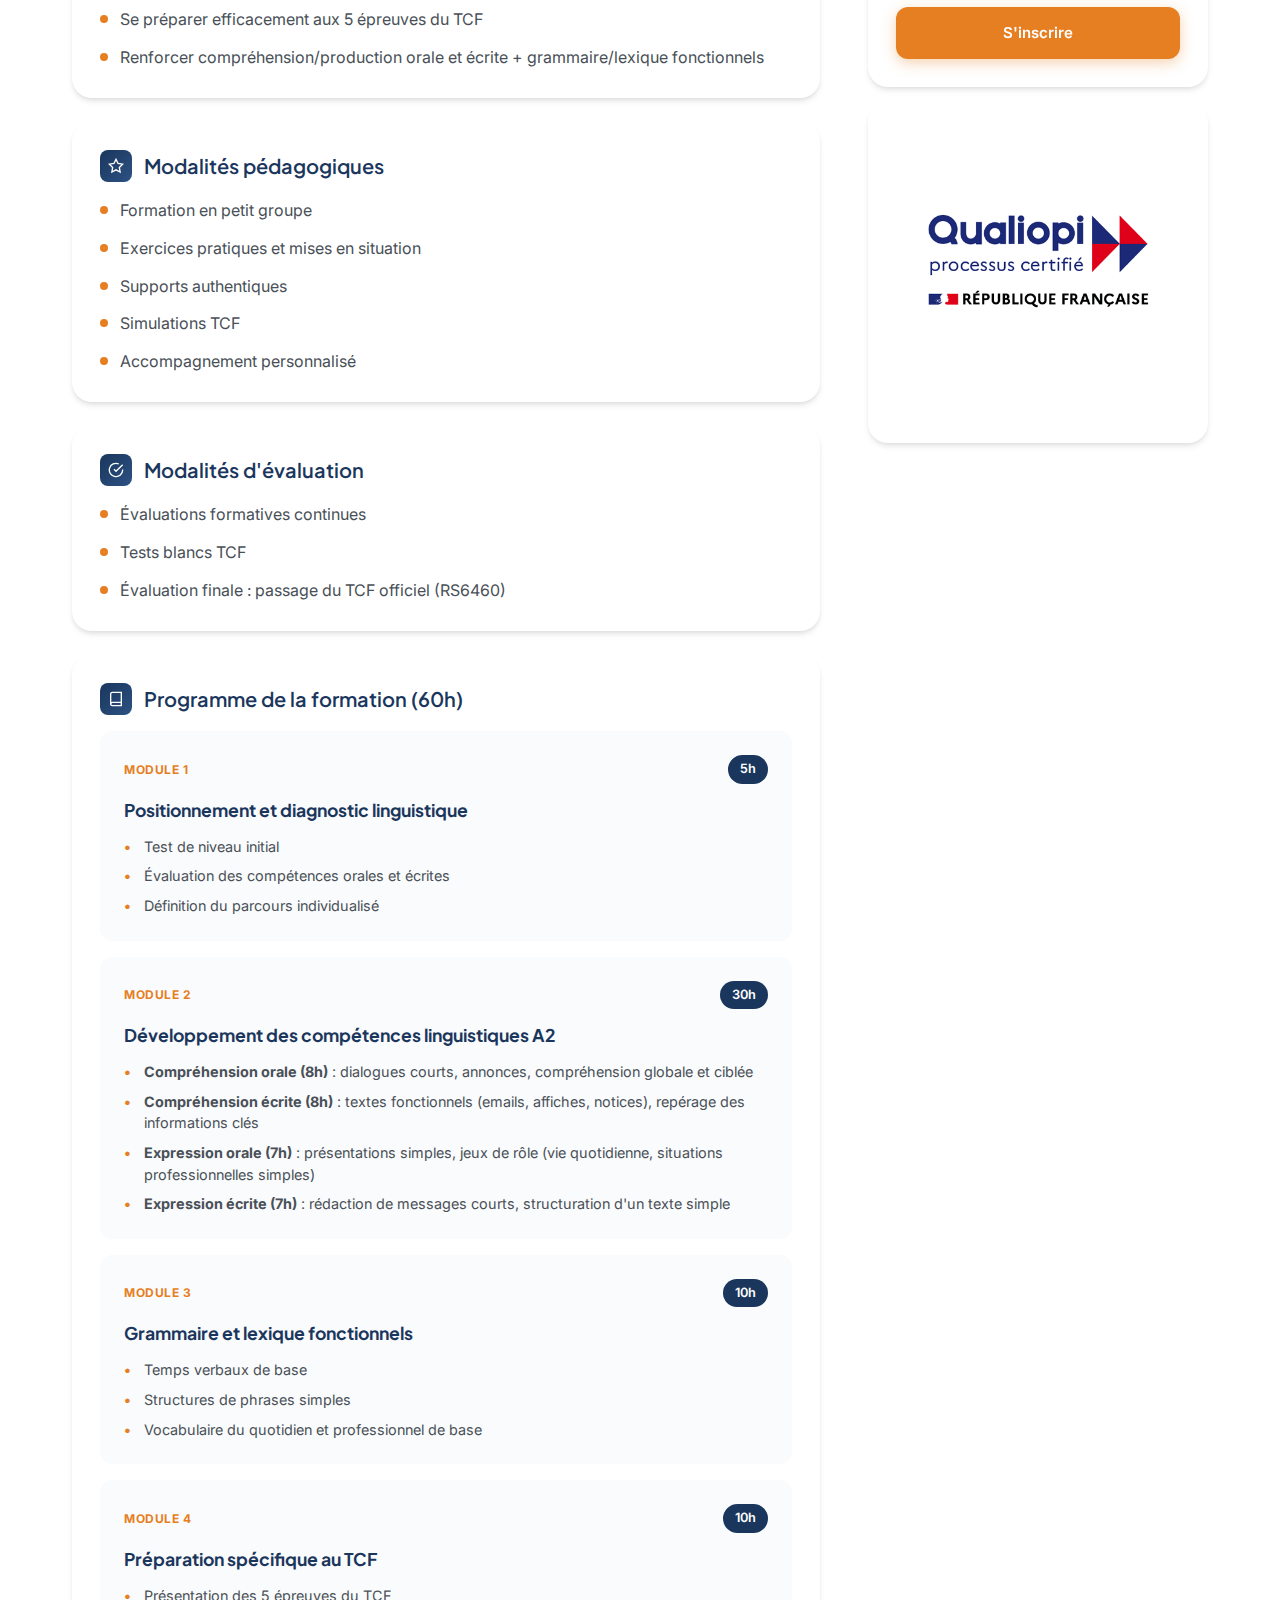
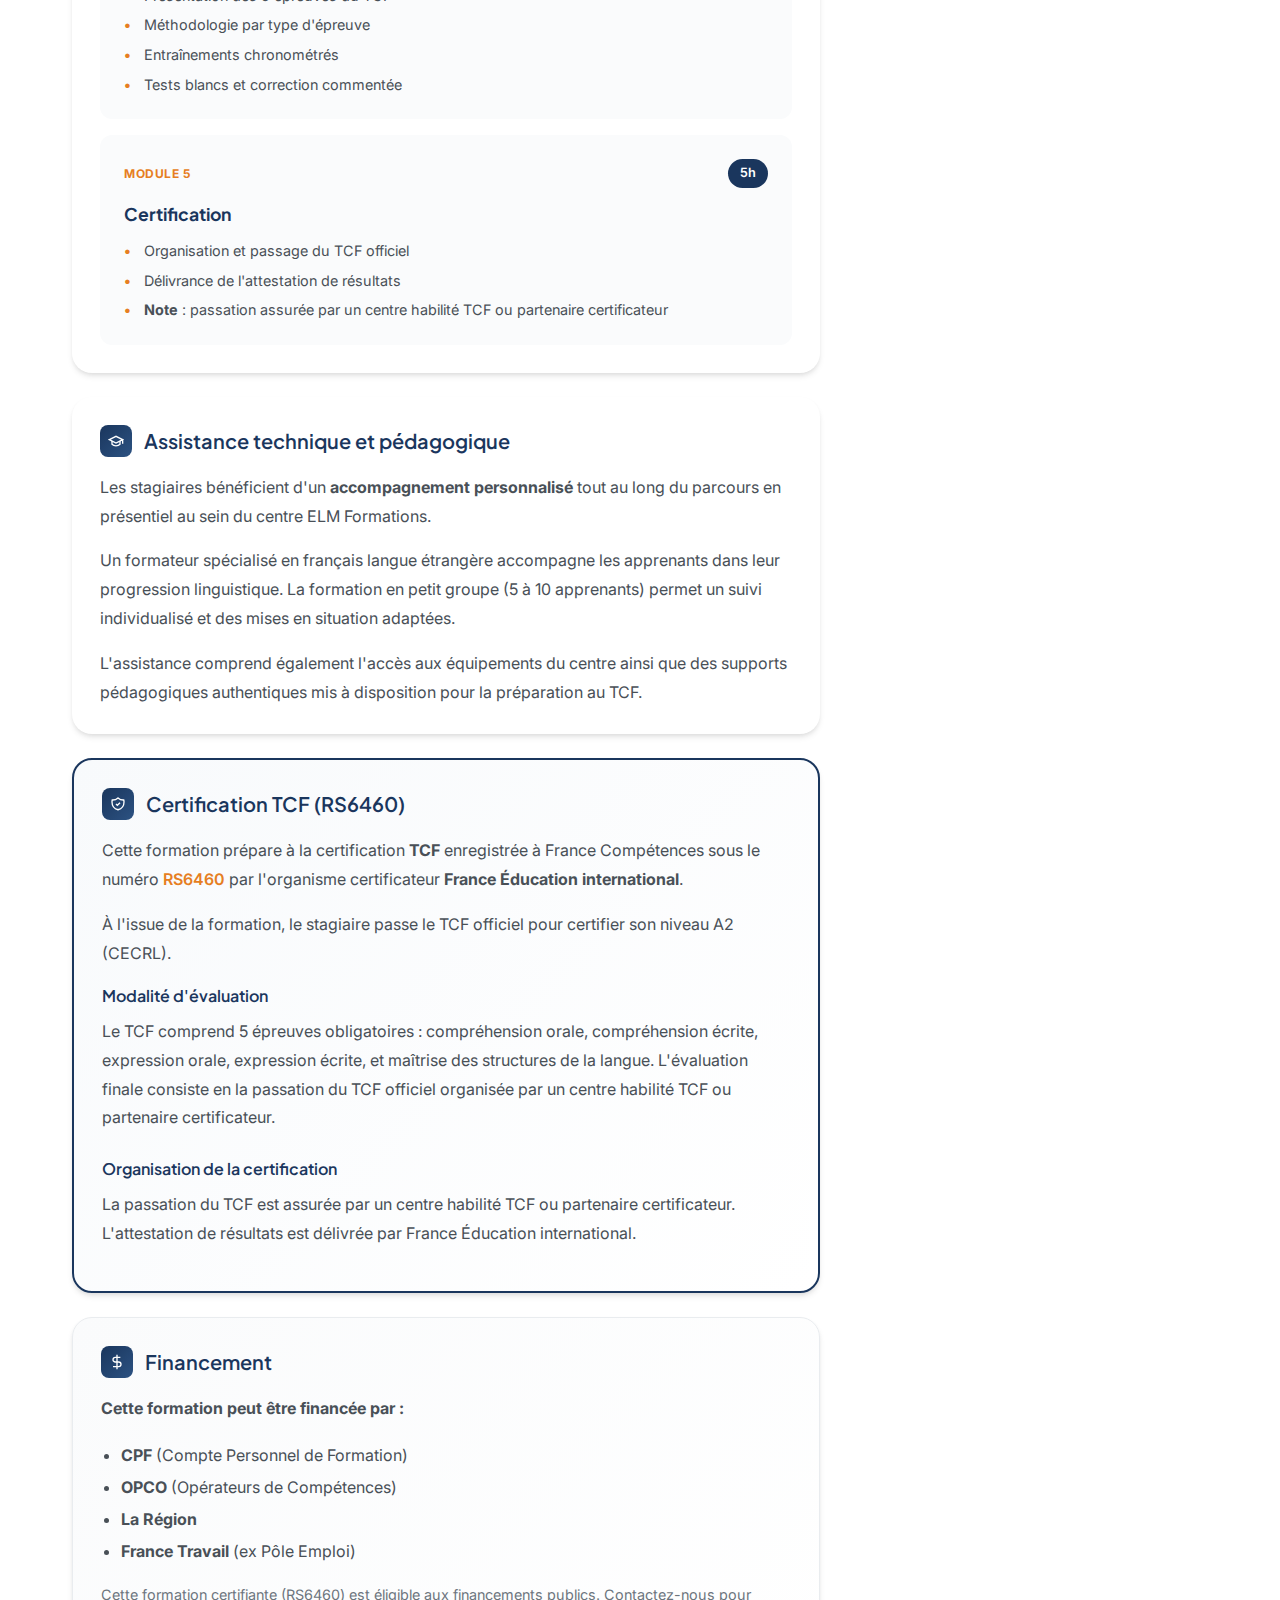
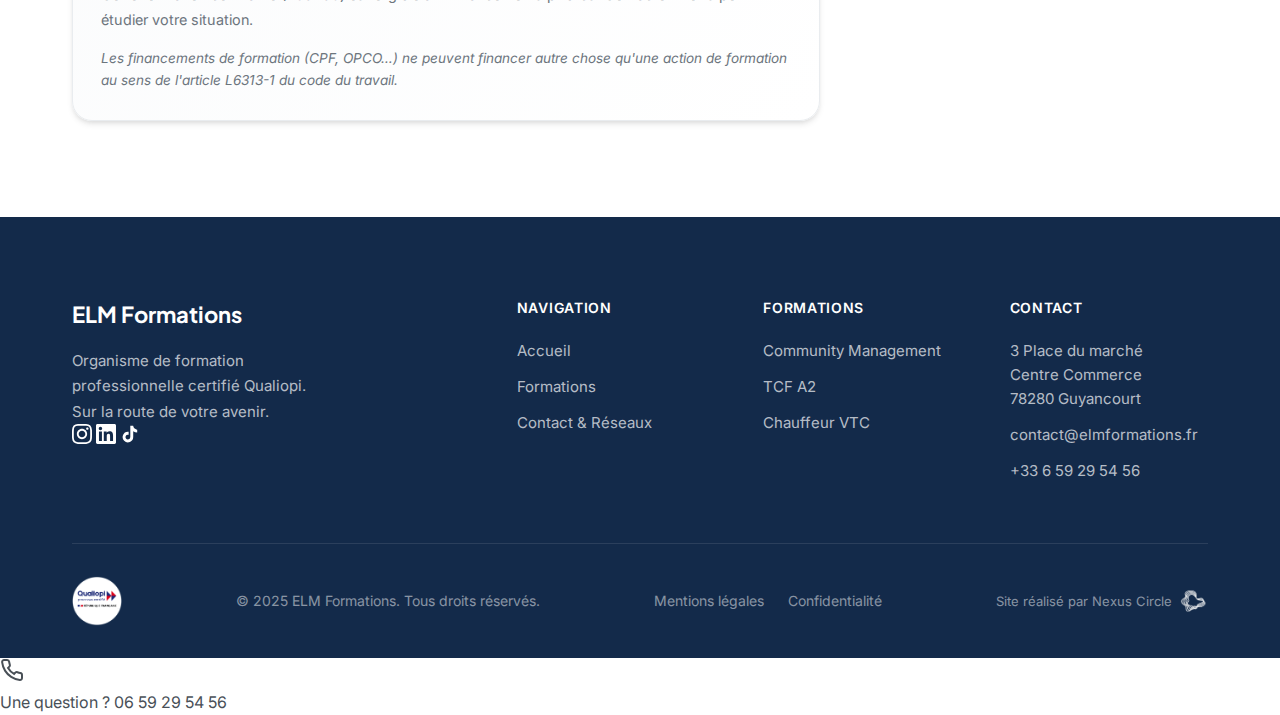
<file: formation-tcf-tout-public-a2.html>
<!DOCTYPE html>
<html lang="fr">
<head>
    <meta charset="UTF-8">
    <meta name="viewport" content="width=device-width, initial-scale=1.0">
    
    <!-- SEO Meta Tags -->
    <title>Préparation certifiante au TCF : Niveau A2 | Formation RS6460 - ELM Formations Guyancourt</title>
    <meta name="description" content="Formation certifiante RS6460 - Préparation au TCF niveau A2 à Guyancourt (78). Éligible CPF. Organisme certifié Qualiopi. 60H en présentiel.">
    <meta name="keywords" content="formation TCF Guyancourt, préparation TCF A2 78, certification français langue étrangère Yvelines, TCF RS6460 Île-de-France, formation Qualiopi">
    <meta name="robots" content="index, follow">
    <meta name="geo.region" content="FR-78">
    <meta name="geo.placename" content="Guyancourt">
    
    <!-- Canonical -->
    <link rel="canonical" href="https://elmformations.fr/formation-tcf-tout-public-a2.html">
    
    <!-- Open Graph -->
    <meta property="og:title" content="Formation Préparation TCF A2 à Guyancourt (78) - ELM Formations">
    <meta property="og:description" content="Préparez-vous au TCF pour certifier votre niveau A2 en français. Formation certifiante RS6460 en présentiel à Guyancourt. Qualiopi.">
    <meta property="og:type" content="website">
    <meta property="og:url" content="https://elmformations.fr/formation-tcf-tout-public-a2.html">
    <meta property="og:locale" content="fr_FR">
    
    <!-- Fonts -->
    <link rel="preconnect" href="https://fonts.googleapis.com">
    <link rel="preconnect" href="https://fonts.gstatic.com" crossorigin>
    <link href="https://fonts.googleapis.com/css2?family=Cinzel:wght@400;500;600&family=Inter:wght@400;500;600;700&family=Playfair+Display:ital,wght@1,400;1,500&family=Plus+Jakarta+Sans:wght@500;600;700;800&display=swap" rel="stylesheet">
    <link rel="stylesheet" href="css/style.css?v=22">
    
    <!-- Schema.org JSON-LD - Course -->
    <script type="application/ld+json">
    {
        "@context": "https://schema.org",
        "@type": "Course",
        "name": "Préparation certifiante au TCF : Niveau A2",
        "description": "Formation certifiante RS6460 pour préparer et certifier le niveau A2 (CECRL) en français langue étrangère via le TCF.",
        "provider": {
            "@type": "EducationalOrganization",
            "name": "ELM Formations",
            "address": {
                "@type": "PostalAddress",
                "streetAddress": "3 Place du marché, Centre Commerce",
                "addressLocality": "Guyancourt",
                "postalCode": "78280",
                "addressRegion": "Yvelines",
                "addressCountry": "FR"
            }
        },
        "courseMode": "présentiel",
        "educationalCredentialAwarded": "Certification TCF (RS6460) - Niveau A2",
        "occupationalCategory": "Adultes allophones ou non-francophones souhaitant certifier un niveau A2 en français",
        "areaServed": {
            "@type": "AdministrativeArea",
            "name": "Yvelines, Île-de-France"
        },
        "hasCourseInstance": {
            "@type": "CourseInstance",
            "courseMode": "présentiel",
            "duration": "PT60H",
            "location": {
                "@type": "Place",
                "name": "ELM Formations - Guyancourt",
                "address": {
                    "@type": "PostalAddress",
                    "streetAddress": "3 Place du marché",
                    "addressLocality": "Guyancourt",
                    "postalCode": "78280"
                }
            }
        }
    }
    </script>
</head>
<body>
    <!-- Top Bar -->
    <div class="top-bar">
        <div class="container top-bar-content">
            <div class="top-bar-item">
                <svg width="14" height="14" viewBox="0 0 24 24" fill="none" stroke="currentColor" stroke-width="2">
                    <path d="M22 16.92v3a2 2 0 01-2.18 2 19.79 19.79 0 01-8.63-3.07 19.5 19.5 0 01-6-6 19.79 19.79 0 01-3.07-8.67A2 2 0 014.11 2h3a2 2 0 012 1.72 12.84 12.84 0 00.7 2.81 2 2 0 01-.45 2.11L8.09 9.91a16 16 0 006 6l1.27-1.27a2 2 0 012.11-.45 12.84 12.84 0 002.81.7A2 2 0 0122 16.92z"/>
                </svg>
                <a href="tel:+33659295456">06 59 29 54 56</a>
            </div>
            <span class="top-bar-separator">|</span>
            <div class="top-bar-item">
                <svg width="14" height="14" viewBox="0 0 24 24" fill="none" stroke="currentColor" stroke-width="2">
                    <path d="M4 4h16c1.1 0 2 .9 2 2v12c0 1.1-.9 2-2 2H4c-1.1 0-2-.9-2-2V6c0-1.1.9-2 2-2z"/>
                    <polyline points="22,6 12,13 2,6"/>
                </svg>
                <a href="mailto:contact@elmformations.fr">contact@elmformations.fr</a>
            </div>
            <span class="top-bar-separator">|</span>
            <div class="top-bar-item">
                <svg width="14" height="14" viewBox="0 0 24 24" fill="none" stroke="currentColor" stroke-width="2">
                    <path d="M21 10c0 7-9 13-9 13s-9-6-9-13a9 9 0 0118 0z"/>
                    <circle cx="12" cy="10" r="3"/>
                </svg>
                <a href="https://maps.google.com/?q=3+Place+du+marché,+78280+Guyancourt" target="_blank" rel="noopener noreferrer">3 Place du marché, 78280 Guyancourt</a>
            </div>
        </div>
    </div>

    <!-- Header -->
    <header class="header" id="header">
        <nav class="nav container">
            <a href="index.html" class="logo">
                <img src="Images/Logo-ELM.png" alt="ELM Formations" class="logo-img">
            </a>
            <div class="nav-menu" id="nav-menu">
                <div class="nav-dropdown">
                    <a href="index.html" class="nav-link nav-dropdown-toggle">Accueil</a>
                    <div class="nav-mega-menu nav-mega-single">
                        <a href="index.html" class="nav-mega-item">
                            <div class="nav-page-preview">
                                <div class="preview-header">
                                    <div class="preview-logo"></div>
                                    <div class="preview-nav-items"><span></span><span></span><span></span></div>
                                </div>
                                <div class="preview-hero preview-hero-accueil">
                                    <div class="preview-badge"></div>
                                    <div class="preview-title-large">ELM Formations</div>
                                    <div class="preview-subtitle"></div>
                                    <div class="preview-buttons"><span class="preview-btn-primary"></span><span class="preview-btn-secondary"></span></div>
                                </div>
                                <div class="preview-section">
                                    <div class="preview-cards-row"><div class="preview-card-mini"></div><div class="preview-card-mini"></div><div class="preview-card-mini"></div></div>
                                </div>
                            </div>
                            <div class="nav-mega-info"><span class="nav-mega-title">Page d'accueil</span><span class="nav-mega-desc">Découvrir ELM Formations</span></div>
                        </a>
                    </div>
                </div>
                <div class="nav-dropdown">
                    <span class="nav-link nav-dropdown-toggle active">
                        Formations
                        <svg width="14" height="14" viewBox="0 0 24 24" fill="none" stroke="currentColor" stroke-width="2">
                            <polyline points="6 9 12 15 18 9"/>
                        </svg>
                    </span>
                    <div class="nav-dropdown-menu">
                        <a href="formation-community.html" class="nav-dropdown-item">
                            <span class="nav-dropdown-icon nav-dropdown-icon-community">
                                <svg width="18" height="18" viewBox="0 0 24 24" fill="none" stroke="currentColor" stroke-width="1.5">
                                    <path d="M17 21v-2a4 4 0 00-4-4H5a4 4 0 00-4 4v2"/>
                                    <circle cx="9" cy="7" r="4"/>
                                    <path d="M23 21v-2a4 4 0 00-3-3.87"/>
                                    <path d="M16 3.13a4 4 0 010 7.75"/>
                                </svg>
                            </span>
                            Community Management
                        </a>
                        <a href="formation-tcf-tout-public-a2.html" class="nav-dropdown-item">
                            <span class="nav-dropdown-icon nav-dropdown-icon-community">
                                <svg width="18" height="18" viewBox="0 0 24 24" fill="none" stroke="currentColor" stroke-width="1.5">
                                    <path d="M12 2L2 7l10 5 10-5-10-5z"/>
                                    <path d="M2 17l10 5 10-5M2 12l10 5 10-5"/>
                                </svg>
                            </span>
                            TCF A2
                        </a>
                        <a href="formation-chauffeur-vtc.html" class="nav-dropdown-item">
                            <span class="nav-dropdown-icon nav-dropdown-icon-taxi">
                                <svg width="18" height="18" viewBox="0 0 24 24" fill="none" stroke="currentColor" stroke-width="1.5">
                                    <path d="M5 17h14v-5H5v5z"/>
                                    <path d="M19 12l-1-5H6L5 12"/>
                                    <circle cx="7.5" cy="17" r="1.5"/>
                                    <circle cx="16.5" cy="17" r="1.5"/>
                                </svg>
                            </span>
                            Chauffeur VTC
                        </a>
                    </div>
                </div>
                <div class="nav-dropdown">
                    <a href="formations-professionnelles.html" class="nav-link nav-dropdown-toggle">Formations pour entreprise</a>
                </div>
                <div class="nav-dropdown">
                    <a href="equipe.html" class="nav-link nav-dropdown-toggle">Notre équipe et nos valeurs</a>
                    <div class="nav-mega-menu nav-mega-single">
                        <a href="equipe.html" class="nav-mega-item">
                            <div class="nav-page-preview">
                                <div class="preview-header">
                                    <div class="preview-logo"></div>
                                    <div class="preview-nav-items"><span></span><span></span><span></span></div>
                                </div>
                                <div class="preview-hero preview-hero-equipe">
                                    <div class="preview-badge-light"></div>
                                    <div class="preview-title-medium">Notre Équipe</div>
                                    <div class="preview-subtitle-light"></div>
                                </div>
                                <div class="preview-legitimite-row">
                                    <div class="preview-legitimite-stat"></div>
                                    <div class="preview-legitimite-stat"></div>
                                    <div class="preview-legitimite-stat"></div>
                                </div>
                            </div>
                            <div class="nav-mega-info"><span class="nav-mega-title">Notre équipe et nos valeurs</span><span class="nav-mega-desc">Formateurs experts passionnés</span></div>
                        </a>
                    </div>
                </div>
                <div class="nav-dropdown">
                    <a href="contact-form.html" class="nav-link nav-dropdown-toggle">Contact & Réseaux</a>
                    <div class="nav-mega-menu nav-mega-single">
                        <a href="contact-form.html" class="nav-mega-item">
                            <div class="nav-page-preview">
                                <div class="preview-header">
                                    <div class="preview-logo"></div>
                                    <div class="preview-nav-items"><span></span><span></span><span></span></div>
                                </div>
                                <div class="preview-hero preview-hero-contact">
                                    <div class="preview-badge-light"></div>
                                    <div class="preview-title-medium">Contact</div>
                                    <div class="preview-subtitle-light"></div>
                                </div>
                                <div class="preview-section preview-section-light">
                                    <div class="preview-social-icons">
                                        <span class="preview-social-icon"></span>
                                        <span class="preview-social-icon"></span>
                                        <span class="preview-social-icon"></span>
                                    </div>
                                </div>
                            </div>
                            <div class="nav-mega-info"><span class="nav-mega-title">Contact & Réseaux</span><span class="nav-mega-desc">Nous suivre et nous contacter</span></div>
                        </a>
                    </div>
                </div>
                <div class="nav-dropdown">
                    <a href="contact.html" class="btn btn-primary btn-sm nav-dropdown-toggle">S'inscrire</a>
                    <div class="nav-mega-menu nav-mega-single">
                        <a href="contact.html" class="nav-mega-item">
                            <div class="nav-page-preview">
                                <div class="preview-header">
                                    <div class="preview-logo"></div>
                                    <div class="preview-nav-items"><span></span><span></span><span></span></div>
                                </div>
                                <div class="preview-hero preview-hero-inscription">
                                    <div class="preview-badge"></div>
                                    <div class="preview-title-medium">Inscription</div>
                                    <div class="preview-subtitle"></div>
                                </div>
                                <div class="preview-section">
                                    <div class="preview-form">
                                        <div class="preview-form-field"></div>
                                        <div class="preview-form-btn"></div>
                                    </div>
                                </div>
                            </div>
                            <div class="nav-mega-info"><span class="nav-mega-title">S'inscrire</span><span class="nav-mega-desc">Inscription à nos formations</span></div>
                        </a>
                    </div>
                </div>
            </div>
            <button class="nav-toggle" id="nav-toggle" aria-label="Menu">
                <span></span>
                <span></span>
                <span></span>
            </button>
        </nav>
    </header>

    <main>
        <!-- Page Hero -->
        <section class="page-hero page-hero-large" style="background: linear-gradient(135deg, #2d3748 0%, #1a202c 100%);">
            <div class="container">
                <div class="page-hero-content page-hero-centered">
                    <div class="hero-badges">
                        <span class="badge" style="background: rgba(255,255,255,0.15); color: white;">Formation certifiante</span>
                        <a href="https://www.francecompetences.fr/recherche/rs/6460/" target="_blank" rel="noopener noreferrer" class="badge badge-rs" style="background: rgba(255,255,255,0.9); color: #1a365d;">
                            <svg width="14" height="14" viewBox="0 0 24 24" fill="none" stroke="currentColor" stroke-width="2">
                                <path d="M9 12l2 2 4-4m5.618-4.016A11.955 11.955 0 0112 2.944a11.955 11.955 0 01-8.618 3.04A12.02 12.02 0 003 9c0 5.591 3.824 10.29 9 11.622 5.176-1.332 9-6.03 9-11.622 0-1.042-.133-2.052-.382-3.016z"/>
                            </svg>
                            RS6460
                        </a>
                    </div>
                    <h1 class="formation-title-responsive">Préparation certifiante au TCF :<br>Niveau A2</h1>
                    <p class="page-hero-text">Formation de préparation au TCF pour viser et certifier le niveau A2 (CECRL).</p>
                    <div class="hero-buttons">
                        <a href="https://app.digiforma.com/guest/8120399674/training_sessions/2696637/register" class="btn btn-white" target="_blank" rel="noopener noreferrer">
                            S'inscrire
                        </a>
                    </div>
                </div>
            </div>
        </section>

        <!-- Formation Content -->
        <section class="section">
            <div class="container">
                <div class="formation-page-grid">
                    <div class="formation-page-main">
                        <!-- Points forts -->
                        <div class="detail-card detail-card-features">
                            <div class="features-grid">
                                <div class="feature-item">
                                    <div class="feature-icon">
                                        <svg width="24" height="24" viewBox="0 0 24 24" fill="none" stroke="currentColor" stroke-width="2">
                                            <line x1="12" y1="1" x2="12" y2="23"/>
                                            <path d="M17 5H9.5a3.5 3.5 0 000 7h5a3.5 3.5 0 010 7H6"/>
                                        </svg>
                                    </div>
                                    <span>Financement : CPF - OPCO - Région - France Travail</span>
                                </div>
                                <div class="feature-item">
                                    <div class="feature-icon">
                                        <svg width="24" height="24" viewBox="0 0 24 24" fill="none" stroke="currentColor" stroke-width="2">
                                            <path d="M17 21v-2a4 4 0 00-4-4H5a4 4 0 00-4 4v2"/>
                                            <circle cx="9" cy="7" r="4"/>
                                            <path d="M23 21v-2a4 4 0 00-3-3.87M16 3.13a4 4 0 010 7.75"/>
                                        </svg>
                                    </div>
                                    <span>En présentiel</span>
                                </div>
                                <div class="feature-item">
                                    <div class="feature-icon">
                                        <svg width="24" height="24" viewBox="0 0 24 24" fill="none" stroke="currentColor" stroke-width="2">
                                            <path d="M22 10v6M2 10l10-5 10 5-10 5z"/>
                                            <path d="M6 12v5c3 3 9 3 12 0v-5"/>
                                        </svg>
                                    </div>
                                    <span>Accompagnement pédagogique personnalisé</span>
                                </div>
                                <div class="feature-item">
                                    <div class="feature-icon">
                                        <svg width="24" height="24" viewBox="0 0 24 24" fill="none" stroke="currentColor" stroke-width="2">
                                            <circle cx="12" cy="12" r="10"/>
                                            <path d="M12 6v6l4 2"/>
                                        </svg>
                                    </div>
                                    <span>Formation sur 60 heures</span>
                                </div>
                            </div>
                        </div>

                        <div class="detail-card">
                            <h2>
                                <span class="detail-card-icon">
                                    <svg width="16" height="16" viewBox="0 0 24 24" fill="none" stroke="currentColor" stroke-width="2">
                                        <path d="M17 21v-2a4 4 0 00-4-4H5a4 4 0 00-4 4v2"/>
                                        <circle cx="9" cy="7" r="4"/>
                                        <path d="M23 21v-2a4 4 0 00-3-3.87M16 3.13a4 4 0 010 7.75"/>
                                    </svg>
                                </span>
                                Public cible
                            </h2>
                            <p style="color: var(--text); line-height: 1.8;">
                                Adultes allophones ou non-francophones souhaitant certifier un niveau A2 en français.
                            </p>
                        </div>

                        <div class="detail-card">
                            <h2>
                                <span class="detail-card-icon">
                                    <svg width="16" height="16" viewBox="0 0 24 24" fill="none" stroke="currentColor" stroke-width="2">
                                        <path d="M9 12l2 2 4-4"/>
                                        <path d="M21 12a9 9 0 11-18 0 9 9 0 0118 0z"/>
                                    </svg>
                                </span>
                                Prérequis
                            </h2>
                            <p style="color: var(--text); line-height: 1.8;">
                                Aucun prérequis n'est nécessaire pour accéder à cette formation.
                            </p>
                        </div>

                        <div class="detail-card">
                            <h2>
                                <span class="detail-card-icon">
                                    <svg width="16" height="16" viewBox="0 0 24 24" fill="none" stroke="currentColor" stroke-width="2">
                                        <path d="M22 11.08V12a10 10 0 11-5.93-9.14"/>
                                        <polyline points="22,4 12,14.01 9,11.01"/>
                                    </svg>
                                </span>
                                Objectifs pédagogiques
                            </h2>
                            <ul class="detail-list">
                                <li>Permettre aux apprenants d'acquérir et de certifier un niveau A2 (CECRL)</li>
                                <li>Se préparer efficacement aux 5 épreuves du TCF</li>
                                <li>Renforcer compréhension/production orale et écrite + grammaire/lexique fonctionnels</li>
                            </ul>
                        </div>

                        <div class="detail-card">
                            <h2>
                                <span class="detail-card-icon">
                                    <svg width="16" height="16" viewBox="0 0 24 24" fill="none" stroke="currentColor" stroke-width="2">
                                        <polygon points="12 2 15.09 8.26 22 9.27 17 14.14 18.18 21.02 12 17.77 5.82 21.02 7 14.14 2 9.27 8.91 8.26 12 2"/>
                                    </svg>
                                </span>
                                Modalités pédagogiques
                            </h2>
                            <ul class="detail-list">
                                <li>Formation en petit groupe</li>
                                <li>Exercices pratiques et mises en situation</li>
                                <li>Supports authentiques</li>
                                <li>Simulations TCF</li>
                                <li>Accompagnement personnalisé</li>
                            </ul>
                        </div>

                        <div class="detail-card">
                            <h2>
                                <span class="detail-card-icon">
                                    <svg width="16" height="16" viewBox="0 0 24 24" fill="none" stroke="currentColor" stroke-width="2">
                                        <path d="M22 11.08V12a10 10 0 11-5.93-9.14"/>
                                        <polyline points="22,4 12,14.01 9,11.01"/>
                                    </svg>
                                </span>
                                Modalités d'évaluation
                            </h2>
                            <ul class="detail-list">
                                <li>Évaluations formatives continues</li>
                                <li>Tests blancs TCF</li>
                                <li>Évaluation finale : passage du TCF officiel (RS6460)</li>
                            </ul>
                        </div>

                        <!-- Programme détaillé -->
                        <div class="detail-card detail-card-programme">
                            <h2>
                                <span class="detail-card-icon">
                                    <svg width="16" height="16" viewBox="0 0 24 24" fill="none" stroke="currentColor" stroke-width="2">
                                        <path d="M4 19.5A2.5 2.5 0 016.5 17H20"/>
                                        <path d="M6.5 2H20v20H6.5A2.5 2.5 0 014 19.5v-15A2.5 2.5 0 016.5 2z"/>
                                    </svg>
                                </span>
                                Programme de la formation (60h)
                            </h2>
                            
                            <div class="programme-module">
                                <div class="programme-module-header">
                                    <span class="programme-module-number">Module 1</span>
                                    <span class="programme-module-duration">5h</span>
                                </div>
                                <h4>Positionnement et diagnostic linguistique</h4>
                                <ul>
                                    <li>Test de niveau initial</li>
                                    <li>Évaluation des compétences orales et écrites</li>
                                    <li>Définition du parcours individualisé</li>
                                </ul>
                            </div>

                            <div class="programme-module">
                                <div class="programme-module-header">
                                    <span class="programme-module-number">Module 2</span>
                                    <span class="programme-module-duration">30h</span>
                                </div>
                                <h4>Développement des compétences linguistiques A2</h4>
                                <ul>
                                    <li><strong>Compréhension orale (8h)</strong> : dialogues courts, annonces, compréhension globale et ciblée</li>
                                    <li><strong>Compréhension écrite (8h)</strong> : textes fonctionnels (emails, affiches, notices), repérage des informations clés</li>
                                    <li><strong>Expression orale (7h)</strong> : présentations simples, jeux de rôle (vie quotidienne, situations professionnelles simples)</li>
                                    <li><strong>Expression écrite (7h)</strong> : rédaction de messages courts, structuration d'un texte simple</li>
                                </ul>
                            </div>

                            <div class="programme-module">
                                <div class="programme-module-header">
                                    <span class="programme-module-number">Module 3</span>
                                    <span class="programme-module-duration">10h</span>
                                </div>
                                <h4>Grammaire et lexique fonctionnels</h4>
                                <ul>
                                    <li>Temps verbaux de base</li>
                                    <li>Structures de phrases simples</li>
                                    <li>Vocabulaire du quotidien et professionnel de base</li>
                                </ul>
                            </div>

                            <div class="programme-module">
                                <div class="programme-module-header">
                                    <span class="programme-module-number">Module 4</span>
                                    <span class="programme-module-duration">10h</span>
                                </div>
                                <h4>Préparation spécifique au TCF</h4>
                                <ul>
                                    <li>Présentation des 5 épreuves du TCF</li>
                                    <li>Méthodologie par type d'épreuve</li>
                                    <li>Entraînements chronométrés</li>
                                    <li>Tests blancs et correction commentée</li>
                                </ul>
                            </div>

                            <div class="programme-module">
                                <div class="programme-module-header">
                                    <span class="programme-module-number">Module 5</span>
                                    <span class="programme-module-duration">5h</span>
                                </div>
                                <h4>Certification</h4>
                                <ul>
                                    <li>Organisation et passage du TCF officiel</li>
                                    <li>Délivrance de l'attestation de résultats</li>
                                    <li><strong>Note</strong> : passation assurée par un centre habilité TCF ou partenaire certificateur</li>
                                </ul>
                            </div>
                        </div>

                        <!-- Assistance pédagogique -->
                        <div class="detail-card">
                            <h2>
                                <span class="detail-card-icon">
                                    <svg width="16" height="16" viewBox="0 0 24 24" fill="none" stroke="currentColor" stroke-width="2">
                                        <path d="M22 10v6M2 10l10-5 10 5-10 5z"/>
                                        <path d="M6 12v5c3 3 9 3 12 0v-5"/>
                                    </svg>
                                </span>
                                Assistance technique et pédagogique
                            </h2>
                            <p style="color: var(--text); line-height: 1.8; margin-bottom: 1rem;">
                                Les stagiaires bénéficient d'un <strong>accompagnement personnalisé</strong> tout au long du parcours en présentiel au sein du centre ELM Formations.
                            </p>
                            <p style="color: var(--text); line-height: 1.8; margin-bottom: 1rem;">
                                Un formateur spécialisé en français langue étrangère accompagne les apprenants dans leur progression linguistique. La formation en petit groupe (5 à 10 apprenants) permet un suivi individualisé et des mises en situation adaptées.
                            </p>
                            <p style="color: var(--text); line-height: 1.8;">
                                L'assistance comprend également l'accès aux équipements du centre ainsi que des supports pédagogiques authentiques mis à disposition pour la préparation au TCF.
                            </p>
                        </div>

                        <!-- Bloc Certification obligatoire -->
                        <div class="detail-card detail-card-certification">
                            <h2>
                                <span class="detail-card-icon">
                                    <svg width="16" height="16" viewBox="0 0 24 24" fill="none" stroke="currentColor" stroke-width="2">
                                        <path d="M9 12l2 2 4-4m5.618-4.016A11.955 11.955 0 0112 2.944a11.955 11.955 0 01-8.618 3.04A12.02 12.02 0 003 9c0 5.591 3.824 10.29 9 11.622 5.176-1.332 9-6.03 9-11.622 0-1.042-.133-2.052-.382-3.016z"/>
                                    </svg>
                                </span>
                                Certification TCF (RS6460)
                            </h2>
                            <div class="certification-content">
                                <p>
                                    Cette formation prépare à la certification <strong>TCF</strong> enregistrée à France Compétences sous le numéro <a href="https://www.francecompetences.fr/recherche/rs/6460/" target="_blank" rel="noopener noreferrer">RS6460</a> par l'organisme certificateur <strong>France Éducation international</strong>.
                                </p>
                                <p>
                                    À l'issue de la formation, le stagiaire passe le TCF officiel pour certifier son niveau A2 (CECRL).
                                </p>
                                
                                <h4>Modalité d'évaluation</h4>
                                <p>
                                    Le TCF comprend 5 épreuves obligatoires : compréhension orale, compréhension écrite, expression orale, expression écrite, et maîtrise des structures de la langue. L'évaluation finale consiste en la passation du TCF officiel organisée par un centre habilité TCF ou partenaire certificateur.
                                </p>
                                
                                <h4>Organisation de la certification</h4>
                                <p>
                                    La passation du TCF est assurée par un centre habilité TCF ou partenaire certificateur. L'attestation de résultats est délivrée par France Éducation international.
                                </p>
                            </div>
                        </div>

                        <!-- Bloc Financement -->
                        <div class="detail-card detail-card-highlight">
                            <h2>
                                <span class="detail-card-icon">
                                    <svg width="16" height="16" viewBox="0 0 24 24" fill="none" stroke="currentColor" stroke-width="2">
                                        <line x1="12" y1="1" x2="12" y2="23"/>
                                        <path d="M17 5H9.5a3.5 3.5 0 000 7h5a3.5 3.5 0 010 7H6"/>
                                    </svg>
                                </span>
                                Financement
                            </h2>
                            <p style="color: var(--text); line-height: 1.8; margin-bottom: 1rem;">
                                <strong>Cette formation peut être financée par :</strong>
                            </p>
                            <ul style="color: var(--text); line-height: 2; margin-bottom: 1rem; padding-left: 1.25rem;">
                                <li><strong>CPF</strong> (Compte Personnel de Formation)</li>
                                <li><strong>OPCO</strong> (Opérateurs de Compétences)</li>
                                <li><strong>La Région</strong></li>
                                <li><strong>France Travail</strong> (ex Pôle Emploi)</li>
                            </ul>
                            <p style="color: var(--text-light); font-size: 0.9rem; line-height: 1.7;">
                                Cette formation certifiante (RS6460) est éligible aux financements publics. Contactez-nous pour étudier votre situation.
                            </p>
                            <p style="color: var(--text-light); font-size: 0.85rem; line-height: 1.6; margin-top: 1rem; font-style: italic;">
                                Les financements de formation (CPF, OPCO…) ne peuvent financer autre chose qu'une action de formation au sens de l'article L6313-1 du code du travail.
                            </p>
                        </div>
                    </div>

                    <div class="formation-page-sidebar">
                        <div class="formation-sidebar-card">
                            <h3>Informations pratiques</h3>
                            <div class="sidebar-info">
                                <div class="sidebar-info-item sidebar-info-price">
                                    <svg width="20" height="20" viewBox="0 0 24 24" fill="none" stroke="currentColor" stroke-width="2">
                                        <line x1="12" y1="1" x2="12" y2="23"/>
                                        <path d="M17 5H9.5a3.5 3.5 0 000 7h5a3.5 3.5 0 010 7H6"/>
                                    </svg>
                                    <div>
                                        <span class="sidebar-info-label">Tarif</span>
                                        <span class="sidebar-info-value sidebar-price">1 500 €</span>
                                        <span class="sidebar-info-note">Tarif indicatif selon financement</span>
                                    </div>
                                </div>
                                <div class="sidebar-info-item">
                                    <svg width="20" height="20" viewBox="0 0 24 24" fill="none" stroke="currentColor" stroke-width="2">
                                        <circle cx="12" cy="12" r="10"/>
                                        <polyline points="12 6 12 12 16 14"/>
                                    </svg>
                                    <div>
                                        <span class="sidebar-info-label">Durée</span>
                                        <span class="sidebar-info-value">60H</span>
                                    </div>
                                </div>
                                <div class="sidebar-info-item">
                                    <svg width="20" height="20" viewBox="0 0 24 24" fill="none" stroke="currentColor" stroke-width="2">
                                        <path d="M17 21v-2a4 4 0 00-4-4H5a4 4 0 00-4 4v2"/>
                                        <circle cx="9" cy="7" r="4"/>
                                        <path d="M23 21v-2a4 4 0 00-3-3.87M16 3.13a4 4 0 010 7.75"/>
                                    </svg>
                                    <div>
                                        <span class="sidebar-info-label">Effectif</span>
                                        <span class="sidebar-info-value">5 à 10 apprenants</span>
                                    </div>
                                </div>
                                <div class="sidebar-info-item">
                                    <svg width="20" height="20" viewBox="0 0 24 24" fill="none" stroke="currentColor" stroke-width="2">
                                        <path d="M21 10c0 7-9 13-9 13s-9-6-9-13a9 9 0 0118 0z"/>
                                        <circle cx="12" cy="10" r="3"/>
                                    </svg>
                                    <div>
                                        <span class="sidebar-info-label">Lieu</span>
                                        <span class="sidebar-info-value">Guyancourt (78)</span>
                                    </div>
                                </div>
                                <div class="sidebar-info-item">
                                    <svg width="20" height="20" viewBox="0 0 24 24" fill="none" stroke="currentColor" stroke-width="2">
                                        <path d="M9 12l2 2 4-4m5.618-4.016A11.955 11.955 0 0112 2.944a11.955 11.955 0 01-8.618 3.04A12.02 12.02 0 003 9c0 5.591 3.824 10.29 9 11.622 5.176-1.332 9-6.03 9-11.622 0-1.042-.133-2.052-.382-3.016z"/>
                                    </svg>
                                    <div>
                                        <span class="sidebar-info-label">Certification</span>
                                        <span class="sidebar-info-value">Qualiopi</span>
                                    </div>
                                </div>
                                <div class="sidebar-info-item">
                                    <svg width="20" height="20" viewBox="0 0 24 24" fill="none" stroke="currentColor" stroke-width="2">
                                        <path d="M9 12h6M9 16h6M17 21H7a2 2 0 01-2-2V5a2 2 0 012-2h5.586a1 1 0 01.707.293l5.414 5.414a1 1 0 01.293.707V19a2 2 0 01-2 2z"/>
                                    </svg>
                                    <div>
                                        <span class="sidebar-info-label">Référence</span>
                                        <a href="https://www.francecompetences.fr/recherche/rs/6460/" target="_blank" rel="noopener noreferrer" class="sidebar-info-link">RS6460</a>
                                    </div>
                                </div>
                                <div class="sidebar-info-item">
                                    <svg width="20" height="20" viewBox="0 0 24 24" fill="none" stroke="currentColor" stroke-width="2">
                                        <path d="M12 22s8-4 8-10V5l-8-3-8 3v7c0 6 8 10 8 10z"/>
                                    </svg>
                                    <div>
                                        <span class="sidebar-info-label">Certificateur</span>
                                        <span class="sidebar-info-value">France Éducation international</span>
                                    </div>
                                </div>
                            </div>
                            <a href="https://app.digiforma.com/guest/8120399674/training_sessions/2696637/register" class="btn btn-primary btn-full" style="margin-top: 1.5rem;" target="_blank" rel="noopener noreferrer">
                                S'inscrire
                            </a>
                        </div>

                        <div class="formation-sidebar-card sidebar-card-qualiopi">
                            <img src="Images/qualiopi.png" alt="Certification Qualiopi - Processus certifié" class="qualiopi-sidebar-logo">
                        </div>
                    </div>
                </div>
            </div>
        </section>

    </main>

    <!-- Footer -->
    <footer class="footer">
        <div class="container">
            <div class="footer-grid">
                <div class="footer-brand">
                    <a href="index.html" class="footer-logo">ELM Formations</a>
                    <p>Organisme de formation professionnelle certifié Qualiopi.<br>Sur la route de votre avenir.</p>
                    <div class="footer-social">
                        <a href="https://www.instagram.com/elmformations" target="_blank" rel="noopener noreferrer" aria-label="Instagram">
                            <svg width="20" height="20" viewBox="0 0 24 24" fill="currentColor">
                                <path d="M12 2.163c3.204 0 3.584.012 4.85.07 3.252.148 4.771 1.691 4.919 4.919.058 1.265.069 1.645.069 4.849 0 3.205-.012 3.584-.069 4.849-.149 3.225-1.664 4.771-4.919 4.919-1.266.058-1.644.07-4.85.07-3.204 0-3.584-.012-4.849-.07-3.26-.149-4.771-1.699-4.919-4.92-.058-1.265-.07-1.644-.07-4.849 0-3.204.013-3.583.07-4.849.149-3.227 1.664-4.771 4.919-4.919 1.266-.057 1.645-.069 4.849-.069zm0-2.163c-3.259 0-3.667.014-4.947.072-4.358.2-6.78 2.618-6.98 6.98-.059 1.281-.073 1.689-.073 4.948 0 3.259.014 3.668.072 4.948.2 4.358 2.618 6.78 6.98 6.98 1.281.058 1.689.072 4.948.072 3.259 0 3.668-.014 4.948-.072 4.354-.2 6.782-2.618 6.979-6.98.059-1.28.073-1.689.073-4.948 0-3.259-.014-3.667-.072-4.947-.196-4.354-2.617-6.78-6.979-6.98-1.281-.059-1.69-.073-4.949-.073zm0 5.838c-3.403 0-6.162 2.759-6.162 6.162s2.759 6.163 6.162 6.163 6.162-2.759 6.162-6.163c0-3.403-2.759-6.162-6.162-6.162zm0 10.162c-2.209 0-4-1.79-4-4 0-2.209 1.791-4 4-4s4 1.791 4 4c0 2.21-1.791 4-4 4zm6.406-11.845c-.796 0-1.441.645-1.441 1.44s.645 1.44 1.441 1.44c.795 0 1.439-.645 1.439-1.44s-.644-1.44-1.439-1.44z"/>
                            </svg>
                        </a>
                        <a href="https://www.linkedin.com/in/elm-formations-74a3a5363" target="_blank" rel="noopener noreferrer" aria-label="LinkedIn">
                            <svg width="20" height="20" viewBox="0 0 24 24" fill="currentColor">
                                <path d="M20.447 20.452h-3.554v-5.569c0-1.328-.027-3.037-1.852-3.037-1.853 0-2.136 1.445-2.136 2.939v5.667H9.351V9h3.414v1.561h.046c.477-.9 1.637-1.85 3.37-1.85 3.601 0 4.267 2.37 4.267 5.455v6.286zM5.337 7.433c-1.144 0-2.063-.926-2.063-2.065 0-1.138.92-2.063 2.063-2.063 1.14 0 2.064.925 2.064 2.063 0 1.139-.925 2.065-2.064 2.065zm1.782 13.019H3.555V9h3.564v11.452zM22.225 0H1.771C.792 0 0 .774 0 1.729v20.542C0 23.227.792 24 1.771 24h20.451C23.2 24 24 23.227 24 22.271V1.729C24 .774 23.2 0 22.222 0h.003z"/>
                            </svg>
                        </a>
                        <a href="https://www.tiktok.com/@elm.formations" target="_blank" rel="noopener noreferrer" aria-label="TikTok">
                            <svg width="20" height="20" viewBox="0 0 24 24" fill="currentColor">
                                <path d="M19.59 6.69a4.83 4.83 0 01-3.77-4.25V2h-3.45v13.67a2.89 2.89 0 01-5.2 1.74 2.89 2.89 0 012.31-4.64 2.93 2.93 0 01.88.13V9.4a6.84 6.84 0 00-1-.05A6.33 6.33 0 005 20.1a6.34 6.34 0 0010.86-4.43v-7a8.16 8.16 0 004.77 1.52v-3.4a4.85 4.85 0 01-1-.1z"/>
                            </svg>
                        </a>
                    </div>
                </div>
                <div class="footer-links">
                    <h4>Navigation</h4>
                    <a href="index.html">Accueil</a>
                    <a href="index.html#formations">Formations</a>
                    <a href="contact-form.html">Contact & Réseaux</a>
                </div>
                <div class="footer-links">
                    <h4>Formations</h4>
                    <a href="formation-community.html">Community Management</a>
                    <a href="formation-tcf-tout-public-a2.html">TCF A2</a>
                    <a href="formation-chauffeur-vtc.html">Chauffeur VTC</a>
                </div>
                <div class="footer-links">
                    <h4>Contact</h4>
                    <p>3 Place du marché<br>Centre Commerce<br>78280 Guyancourt</p>
                    <a href="mailto:contact@elmformations.fr">contact@elmformations.fr</a>
                    <a href="tel:+33659295456">+33 6 59 29 54 56</a>
                </div>
            </div>
            <div class="footer-bottom">
                <div class="qualiopi-badge-logo">
                    <img src="Images/qualiopi.png" alt="Certification Qualiopi" class="qualiopi-footer-logo">
                </div>
                <p>© 2025 ELM Formations. Tous droits réservés.</p>
                <div class="footer-legal">
                    <a href="mentions-legales.html">Mentions légales</a>
                    <a href="confidentialite.html">Confidentialité</a>
                </div>
                <a href="https://nexuscircle.fr" target="_blank" rel="noopener noreferrer" class="footer-credit">
                    <span>Site réalisé par Nexus Circle</span>
                    <img src="Images/Logo Nexus Circle.png" alt="Nexus Circle - Agence de Marketing d'Influence" class="footer-credit-logo">
                </a>
            </div>
        </div>
    </footer>

    <!-- Floating CTA Button -->
    <a href="tel:+33659295456" class="floating-cta">
        <div class="floating-cta-icon">
            <svg width="24" height="24" viewBox="0 0 24 24" fill="none" stroke="currentColor" stroke-width="2">
                <path d="M22 16.92v3a2 2 0 01-2.18 2 19.79 19.79 0 01-8.63-3.07 19.5 19.5 0 01-6-6 19.79 19.79 0 01-3.07-8.67A2 2 0 014.11 2h3a2 2 0 012 1.72 12.84 12.84 0 00.7 2.81 2 2 0 01-.45 2.11L8.09 9.91a16 16 0 006 6l1.27-1.27a2 2 0 012.11-.45 12.84 12.84 0 002.81.7A2 2 0 0122 16.92z"/>
            </svg>
        </div>
        <div class="floating-cta-content">
            <span class="floating-cta-label">Une question ?</span>
            <span class="floating-cta-number">06 59 29 54 56</span>
        </div>
    </a>

    <script src="js/main.js"></script>
</body>
</html>
</file>
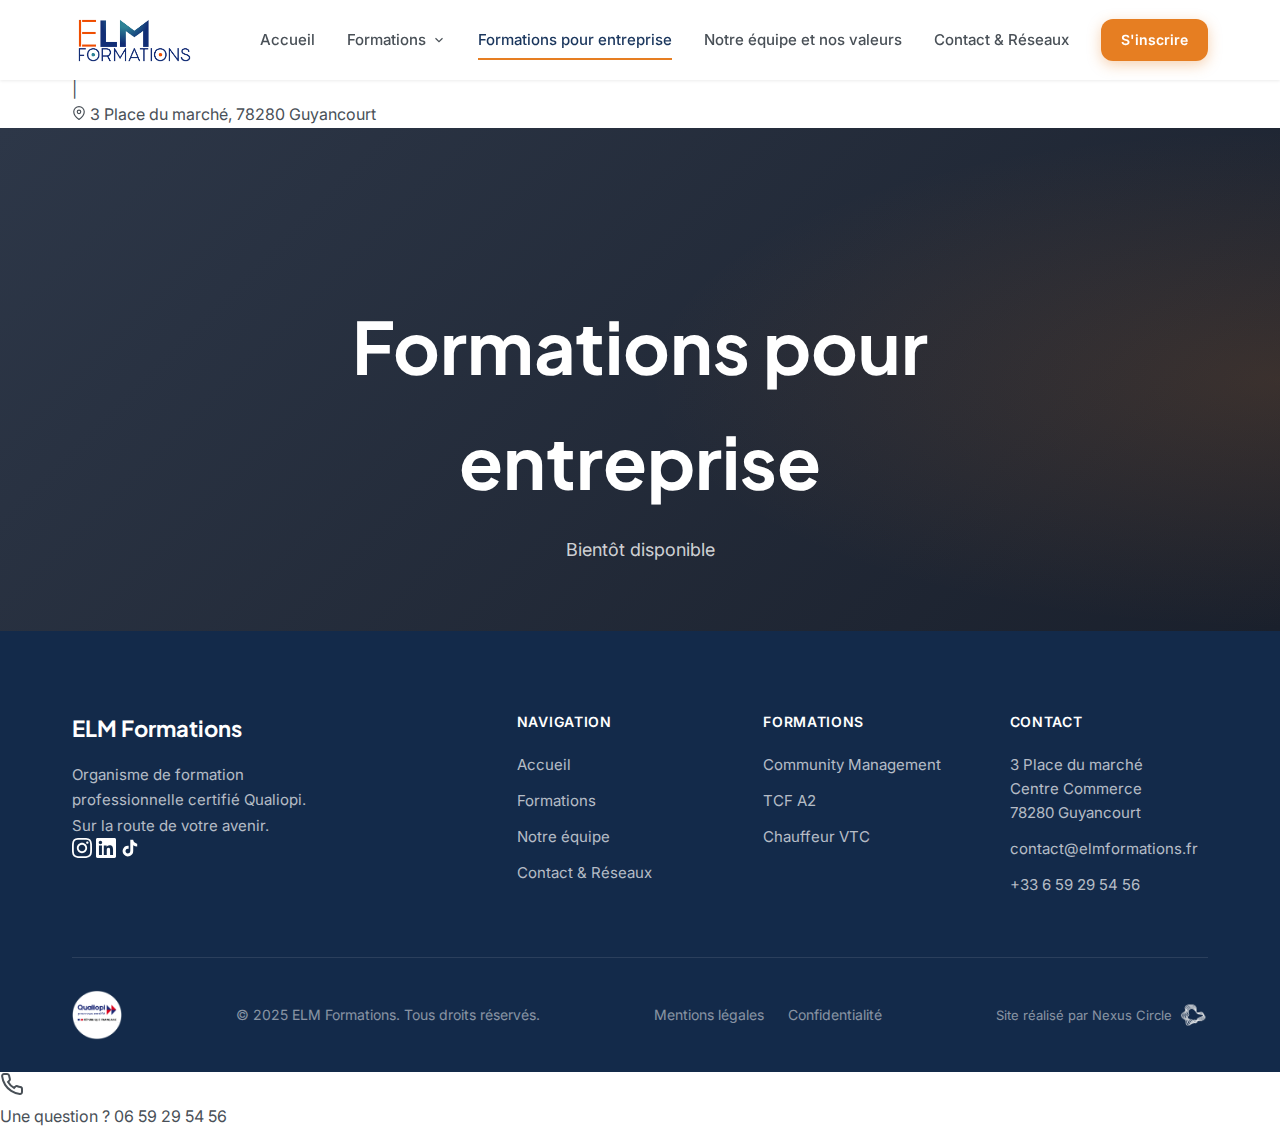
<file: formations-professionnelles.html>
<!DOCTYPE html>
<html lang="fr">
<head>
    <meta charset="UTF-8">
    <meta name="viewport" content="width=device-width, initial-scale=1.0">
    
    <!-- SEO Meta Tags -->
    <title>Formations pour entreprise | ELM Formations Guyancourt (78) - Qualiopi</title>
    <meta name="description" content="Découvrez nos formations pour entreprise à Guyancourt. ELM Formations, organisme certifié Qualiopi dans les Yvelines.">
    <meta name="robots" content="index, follow">
    
    <!-- Canonical -->
    <link rel="canonical" href="https://elmformations.fr/formations-professionnelles.html">
    
    <!-- Fonts -->
    <link rel="preconnect" href="https://fonts.googleapis.com">
    <link rel="preconnect" href="https://fonts.gstatic.com" crossorigin>
    <link href="https://fonts.googleapis.com/css2?family=Cinzel:wght@400;500;600&family=Inter:wght@400;500;600;700&family=Playfair+Display:ital,wght@1,400;1,500&family=Plus+Jakarta+Sans:wght@500;600;700;800&display=swap" rel="stylesheet">
    <link rel="stylesheet" href="css/style.css?v=22">
</head>
<body>
    <!-- Top Bar -->
    <div class="top-bar">
        <div class="container top-bar-content">
            <div class="top-bar-item">
                <svg width="14" height="14" viewBox="0 0 24 24" fill="none" stroke="currentColor" stroke-width="2">
                    <path d="M22 16.92v3a2 2 0 01-2.18 2 19.79 19.79 0 01-8.63-3.07 19.5 19.5 0 01-6-6 19.79 19.79 0 01-3.07-8.67A2 2 0 014.11 2h3a2 2 0 012 1.72 12.84 12.84 0 00.7 2.81 2 2 0 01-.45 2.11L8.09 9.91a16 16 0 006 6l1.27-1.27a2 2 0 012.11-.45 12.84 12.84 0 002.81.7A2 2 0 0122 16.92z"/>
                </svg>
                <a href="tel:+33659295456">06 59 29 54 56</a>
            </div>
            <span class="top-bar-separator">|</span>
            <div class="top-bar-item">
                <svg width="14" height="14" viewBox="0 0 24 24" fill="none" stroke="currentColor" stroke-width="2">
                    <path d="M4 4h16c1.1 0 2 .9 2 2v12c0 1.1-.9 2-2 2H4c-1.1 0-2-.9-2-2V6c0-1.1.9-2 2-2z"/>
                    <polyline points="22,6 12,13 2,6"/>
                </svg>
                <a href="mailto:contact@elmformations.fr">contact@elmformations.fr</a>
            </div>
            <span class="top-bar-separator">|</span>
            <div class="top-bar-item">
                <svg width="14" height="14" viewBox="0 0 24 24" fill="none" stroke="currentColor" stroke-width="2">
                    <path d="M21 10c0 7-9 13-9 13s-9-6-9-13a9 9 0 0118 0z"/>
                    <circle cx="12" cy="10" r="3"/>
                </svg>
                <a href="https://maps.google.com/?q=3+Place+du+marché,+78280+Guyancourt" target="_blank" rel="noopener noreferrer">3 Place du marché, 78280 Guyancourt</a>
            </div>
        </div>
    </div>

    <!-- Header -->
    <header class="header" id="header">
        <nav class="nav container">
            <a href="index.html" class="logo">
                <img src="Images/Logo-ELM.png" alt="ELM Formations" class="logo-img">
            </a>
            <div class="nav-menu" id="nav-menu">
                <div class="nav-dropdown">
                    <a href="index.html" class="nav-link nav-dropdown-toggle">Accueil</a>
                    <div class="nav-mega-menu nav-mega-single">
                        <a href="index.html" class="nav-mega-item">
                            <div class="nav-page-preview">
                                <div class="preview-header">
                                    <div class="preview-logo"></div>
                                    <div class="preview-nav-items"><span></span><span></span><span></span></div>
                                </div>
                                <div class="preview-hero preview-hero-accueil">
                                    <div class="preview-badge"></div>
                                    <div class="preview-title-large">ELM Formations</div>
                                    <div class="preview-subtitle"></div>
                                    <div class="preview-buttons"><span class="preview-btn-primary"></span><span class="preview-btn-secondary"></span></div>
                                </div>
                                <div class="preview-section">
                                    <div class="preview-cards-row"><div class="preview-card-mini"></div><div class="preview-card-mini"></div><div class="preview-card-mini"></div></div>
                                </div>
                            </div>
                            <div class="nav-mega-info"><span class="nav-mega-title">Page d'accueil</span><span class="nav-mega-desc">Découvrir ELM Formations</span></div>
                        </a>
                    </div>
                </div>
                <div class="nav-dropdown">
                    <span class="nav-link nav-dropdown-toggle">
                        Formations
                        <svg width="14" height="14" viewBox="0 0 24 24" fill="none" stroke="currentColor" stroke-width="2">
                            <polyline points="6 9 12 15 18 9"/>
                        </svg>
                    </span>
                    <div class="nav-dropdown-menu">
                        <a href="formation-community.html" class="nav-dropdown-item">
                            <span class="nav-dropdown-icon nav-dropdown-icon-community">
                                <svg width="18" height="18" viewBox="0 0 24 24" fill="none" stroke="currentColor" stroke-width="1.5">
                                    <path d="M17 21v-2a4 4 0 00-4-4H5a4 4 0 00-4 4v2"/>
                                    <circle cx="9" cy="7" r="4"/>
                                    <path d="M23 21v-2a4 4 0 00-3-3.87"/>
                                    <path d="M16 3.13a4 4 0 010 7.75"/>
                                </svg>
                            </span>
                            Community Management
                        </a>
                        <a href="formation-tcf-tout-public-a2.html" class="nav-dropdown-item">
                            <span class="nav-dropdown-icon nav-dropdown-icon-community">
                                <svg width="18" height="18" viewBox="0 0 24 24" fill="none" stroke="currentColor" stroke-width="1.5">
                                    <path d="M12 2L2 7l10 5 10-5-10-5z"/>
                                    <path d="M2 17l10 5 10-5M2 12l10 5 10-5"/>
                                </svg>
                            </span>
                            TCF A2
                        </a>
                        <a href="formation-chauffeur-vtc.html" class="nav-dropdown-item">
                            <span class="nav-dropdown-icon nav-dropdown-icon-taxi">
                                <svg width="18" height="18" viewBox="0 0 24 24" fill="none" stroke="currentColor" stroke-width="1.5">
                                    <path d="M5 17h14v-5H5v5z"/>
                                    <path d="M19 12l-1-5H6L5 12"/>
                                    <circle cx="7.5" cy="17" r="1.5"/>
                                    <circle cx="16.5" cy="17" r="1.5"/>
                                </svg>
                            </span>
                            Chauffeur VTC
                        </a>
                    </div>
                </div>
                <div class="nav-dropdown">
                    <a href="formations-professionnelles.html" class="nav-link nav-dropdown-toggle active">Formations pour entreprise</a>
                </div>
                <div class="nav-dropdown">
                    <a href="equipe.html" class="nav-link nav-dropdown-toggle">Notre équipe et nos valeurs</a>
                    <div class="nav-mega-menu nav-mega-single">
                        <a href="equipe.html" class="nav-mega-item">
                            <div class="nav-page-preview">
                                <div class="preview-header">
                                    <div class="preview-logo"></div>
                                    <div class="preview-nav-items"><span></span><span></span><span></span></div>
                                </div>
                                <div class="preview-hero preview-hero-equipe">
                                    <div class="preview-badge-light"></div>
                                    <div class="preview-title-medium">Notre Équipe</div>
                                    <div class="preview-subtitle-light"></div>
                                </div>
                                <div class="preview-legitimite-row">
                                    <div class="preview-legitimite-stat"></div>
                                    <div class="preview-legitimite-stat"></div>
                                    <div class="preview-legitimite-stat"></div>
                                </div>
                            </div>
                            <div class="nav-mega-info"><span class="nav-mega-title">Notre équipe et nos valeurs</span><span class="nav-mega-desc">Formateurs experts passionnés</span></div>
                        </a>
                    </div>
                </div>
                <div class="nav-dropdown">
                    <a href="contact-form.html" class="nav-link nav-dropdown-toggle">Contact & Réseaux</a>
                    <div class="nav-mega-menu nav-mega-single">
                        <a href="contact-form.html" class="nav-mega-item">
                            <div class="nav-page-preview">
                                <div class="preview-header">
                                    <div class="preview-logo"></div>
                                    <div class="preview-nav-items"><span></span><span></span><span></span></div>
                                </div>
                                <div class="preview-hero preview-hero-contact">
                                    <div class="preview-badge-light"></div>
                                    <div class="preview-title-medium">Contact</div>
                                    <div class="preview-subtitle-light"></div>
                                </div>
                                <div class="preview-section preview-section-light">
                                    <div class="preview-social-icons">
                                        <span class="preview-social-icon"></span>
                                        <span class="preview-social-icon"></span>
                                        <span class="preview-social-icon"></span>
                                    </div>
                                </div>
                            </div>
                            <div class="nav-mega-info"><span class="nav-mega-title">Contact & Réseaux</span><span class="nav-mega-desc">Nous suivre et nous contacter</span></div>
                        </a>
                    </div>
                </div>
                <div class="nav-dropdown">
                    <a href="contact.html" class="btn btn-primary btn-sm nav-dropdown-toggle">S'inscrire</a>
                    <div class="nav-mega-menu nav-mega-single">
                        <a href="contact.html" class="nav-mega-item">
                            <div class="nav-page-preview">
                                <div class="preview-header">
                                    <div class="preview-logo"></div>
                                    <div class="preview-nav-items"><span></span><span></span><span></span></div>
                                </div>
                                <div class="preview-hero preview-hero-inscription">
                                    <div class="preview-badge"></div>
                                    <div class="preview-title-medium">Inscription</div>
                                    <div class="preview-subtitle"></div>
                                </div>
                                <div class="preview-section">
                                    <div class="preview-form">
                                        <div class="preview-form-field"></div>
                                        <div class="preview-form-btn"></div>
                                    </div>
                                </div>
                            </div>
                            <div class="nav-mega-info"><span class="nav-mega-title">S'inscrire</span><span class="nav-mega-desc">Inscription à nos formations</span></div>
                        </a>
                    </div>
                </div>
            </div>
            <button class="nav-toggle" id="nav-toggle" aria-label="Menu">
                <span></span>
                <span></span>
                <span></span>
            </button>
        </nav>
    </header>

    <main>
        <!-- Page Hero -->
        <section class="page-hero page-hero-large" style="background: linear-gradient(135deg, #2d3748 0%, #1a202c 100%);">
            <div class="container">
                <div class="page-hero-content page-hero-centered">
                    <h1>Formations pour entreprise</h1>
                    <p class="page-hero-text">Bientôt disponible</p>
                </div>
            </div>
        </section>
    </main>

    <!-- Footer -->
    <footer class="footer">
        <div class="container">
            <div class="footer-grid">
                <div class="footer-brand">
                    <a href="index.html" class="footer-logo">ELM Formations</a>
                    <p>Organisme de formation professionnelle certifié Qualiopi.<br>Sur la route de votre avenir.</p>
                    <div class="footer-social">
                        <a href="https://www.instagram.com/elmformations" target="_blank" rel="noopener noreferrer" aria-label="Instagram">
                            <svg width="20" height="20" viewBox="0 0 24 24" fill="currentColor">
                                <path d="M12 2.163c3.204 0 3.584.012 4.85.07 3.252.148 4.771 1.691 4.919 4.919.058 1.265.069 1.645.069 4.849 0 3.205-.012 3.584-.069 4.849-.149 3.225-1.664 4.771-4.919 4.919-1.266.058-1.644.07-4.85.07-3.204 0-3.584-.012-4.849-.07-3.26-.149-4.771-1.699-4.919-4.92-.058-1.265-.07-1.644-.07-4.849 0-3.204.013-3.583.07-4.849.149-3.227 1.664-4.771 4.919-4.919 1.266-.057 1.645-.069 4.849-.069zm0-2.163c-3.259 0-3.667.014-4.947.072-4.358.2-6.78 2.618-6.98 6.98-.059 1.281-.073 1.689-.073 4.948 0 3.259.014 3.668.072 4.948.2 4.358 2.618 6.78 6.98 6.98 1.281.058 1.689.072 4.948.072 3.259 0 3.668-.014 4.948-.072 4.354-.2 6.782-2.618 6.979-6.98.059-1.28.073-1.689.073-4.948 0-3.259-.014-3.667-.072-4.947-.196-4.354-2.617-6.78-6.979-6.98-1.281-.059-1.69-.073-4.949-.073zm0 5.838c-3.403 0-6.162 2.759-6.162 6.162s2.759 6.163 6.162 6.163 6.162-2.759 6.162-6.163c0-3.403-2.759-6.162-6.162-6.162zm0 10.162c-2.209 0-4-1.79-4-4 0-2.209 1.791-4 4-4s4 1.791 4 4c0 2.21-1.791 4-4 4zm6.406-11.845c-.796 0-1.441.645-1.441 1.44s.645 1.44 1.441 1.44c.795 0 1.439-.645 1.439-1.44s-.644-1.44-1.439-1.44z"/>
                            </svg>
                        </a>
                        <a href="https://www.linkedin.com/in/elm-formations-74a3a5363" target="_blank" rel="noopener noreferrer" aria-label="LinkedIn">
                            <svg width="20" height="20" viewBox="0 0 24 24" fill="currentColor">
                                <path d="M20.447 20.452h-3.554v-5.569c0-1.328-.027-3.037-1.852-3.037-1.853 0-2.136 1.445-2.136 2.939v5.667H9.351V9h3.414v1.561h.046c.477-.9 1.637-1.85 3.37-1.85 3.601 0 4.267 2.37 4.267 5.455v6.286zM5.337 7.433c-1.144 0-2.063-.926-2.063-2.065 0-1.138.92-2.063 2.063-2.063 1.14 0 2.064.925 2.064 2.063 0 1.139-.925 2.065-2.064 2.065zm1.782 13.019H3.555V9h3.564v11.452zM22.225 0H1.771C.792 0 0 .774 0 1.729v20.542C0 23.227.792 24 1.771 24h20.451C23.2 24 24 23.227 24 22.271V1.729C24 .774 23.2 0 22.222 0h.003z"/>
                            </svg>
                        </a>
                        <a href="https://www.tiktok.com/@elm.formations" target="_blank" rel="noopener noreferrer" aria-label="TikTok">
                            <svg width="20" height="20" viewBox="0 0 24 24" fill="currentColor">
                                <path d="M19.59 6.69a4.83 4.83 0 01-3.77-4.25V2h-3.45v13.67a2.89 2.89 0 01-5.2 1.74 2.89 2.89 0 012.31-4.64 2.93 2.93 0 01.88.13V9.4a6.84 6.84 0 00-1-.05A6.33 6.33 0 005 20.1a6.34 6.34 0 0010.86-4.43v-7a8.16 8.16 0 004.77 1.52v-3.4a4.85 4.85 0 01-1-.1z"/>
                            </svg>
                        </a>
                    </div>
                </div>
                <div class="footer-links">
                    <h4>Navigation</h4>
                    <a href="index.html">Accueil</a>
                    <a href="index.html#formations">Formations</a>
                    <a href="equipe.html">Notre équipe</a>
                    <a href="contact-form.html">Contact & Réseaux</a>
                </div>
                <div class="footer-links">
                    <h4>Formations</h4>
                    <a href="formation-community.html">Community Management</a>
                    <a href="formation-tcf-tout-public-a2.html">TCF A2</a>
                    <a href="formation-chauffeur-vtc.html">Chauffeur VTC</a>
                </div>
                <div class="footer-links">
                    <h4>Contact</h4>
                    <p>3 Place du marché<br>Centre Commerce<br>78280 Guyancourt</p>
                    <a href="mailto:contact@elmformations.fr">contact@elmformations.fr</a>
                    <a href="tel:+33659295456">+33 6 59 29 54 56</a>
                </div>
            </div>
            <div class="footer-bottom">
                <div class="qualiopi-badge-logo">
                    <img src="Images/qualiopi.png" alt="Certification Qualiopi" class="qualiopi-footer-logo">
                </div>
                <p>© 2025 ELM Formations. Tous droits réservés.</p>
                <div class="footer-legal">
                    <a href="mentions-legales.html">Mentions légales</a>
                    <a href="confidentialite.html">Confidentialité</a>
                </div>
                <a href="https://nexuscircle.fr" target="_blank" rel="noopener noreferrer" class="footer-credit">
                    <span>Site réalisé par Nexus Circle</span>
                    <img src="Images/Logo Nexus Circle.png" alt="Nexus Circle - Agence de Marketing d'Influence" class="footer-credit-logo">
                </a>
            </div>
        </div>
    </footer>

    <!-- Floating CTA Button -->
    <a href="tel:+33659295456" class="floating-cta">
        <div class="floating-cta-icon">
            <svg width="24" height="24" viewBox="0 0 24 24" fill="none" stroke="currentColor" stroke-width="2">
                <path d="M22 16.92v3a2 2 0 01-2.18 2 19.79 19.79 0 01-8.63-3.07 19.5 19.5 0 01-6-6 19.79 19.79 0 01-3.07-8.67A2 2 0 014.11 2h3a2 2 0 012 1.72 12.84 12.84 0 00.7 2.81 2 2 0 01-.45 2.11L8.09 9.91a16 16 0 006 6l1.27-1.27a2 2 0 012.11-.45 12.84 12.84 0 002.81.7A2 2 0 0122 16.92z"/>
            </svg>
        </div>
        <div class="floating-cta-content">
            <span class="floating-cta-label">Une question ?</span>
            <span class="floating-cta-number">06 59 29 54 56</span>
        </div>
    </a>

    <script src="js/main.js"></script>
</body>
</html>
</file>
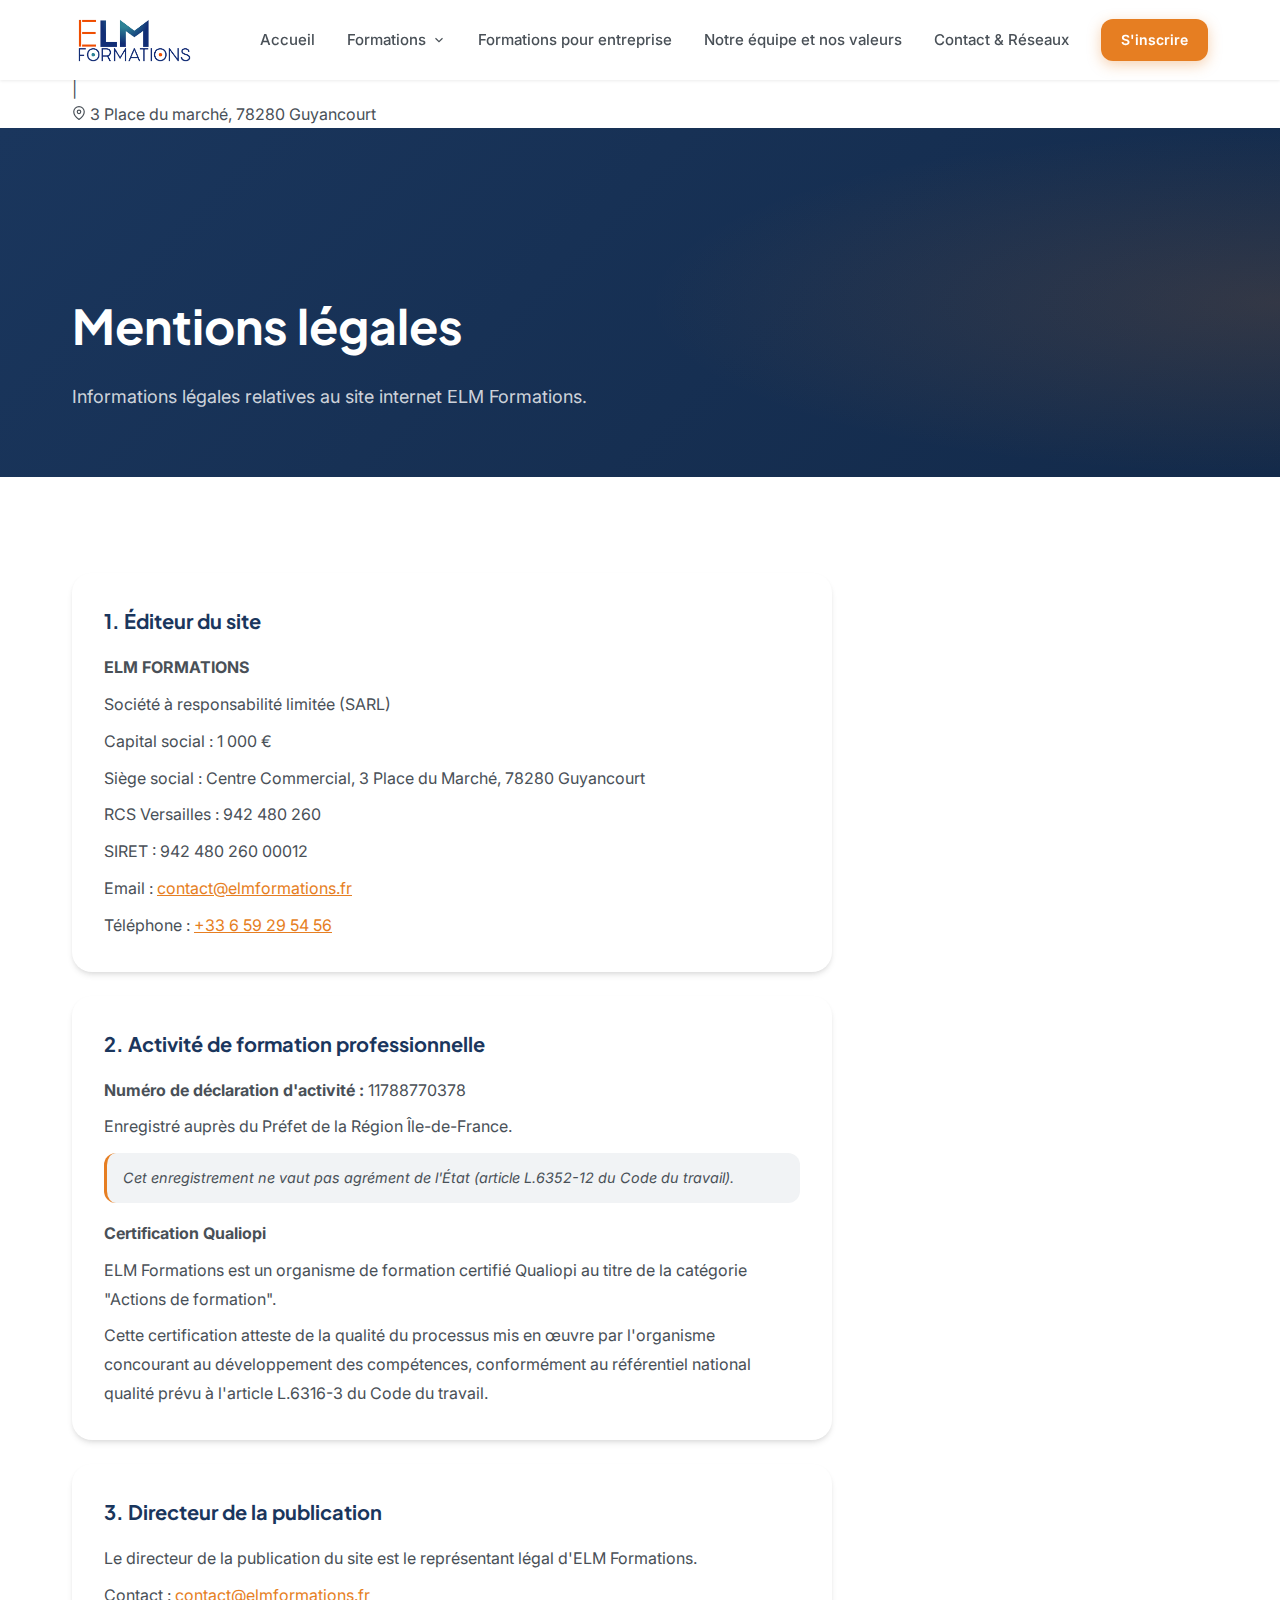
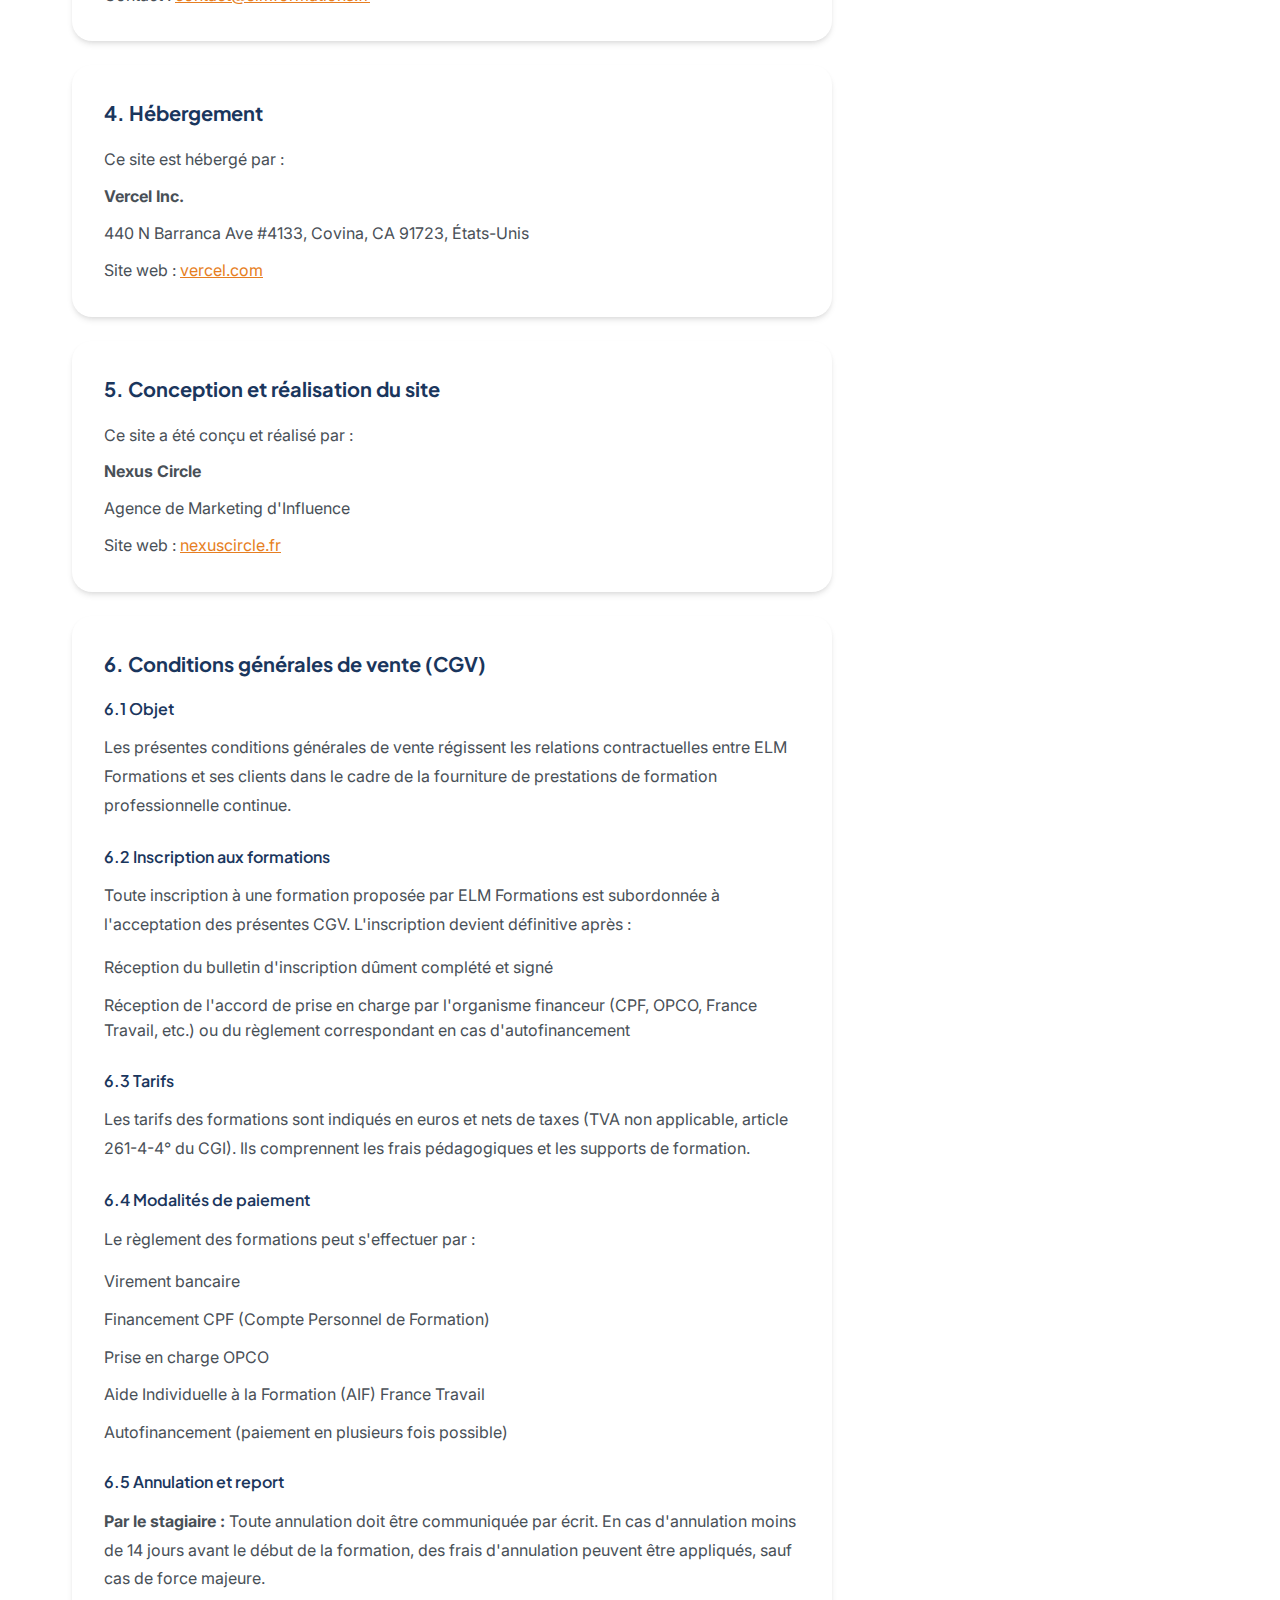
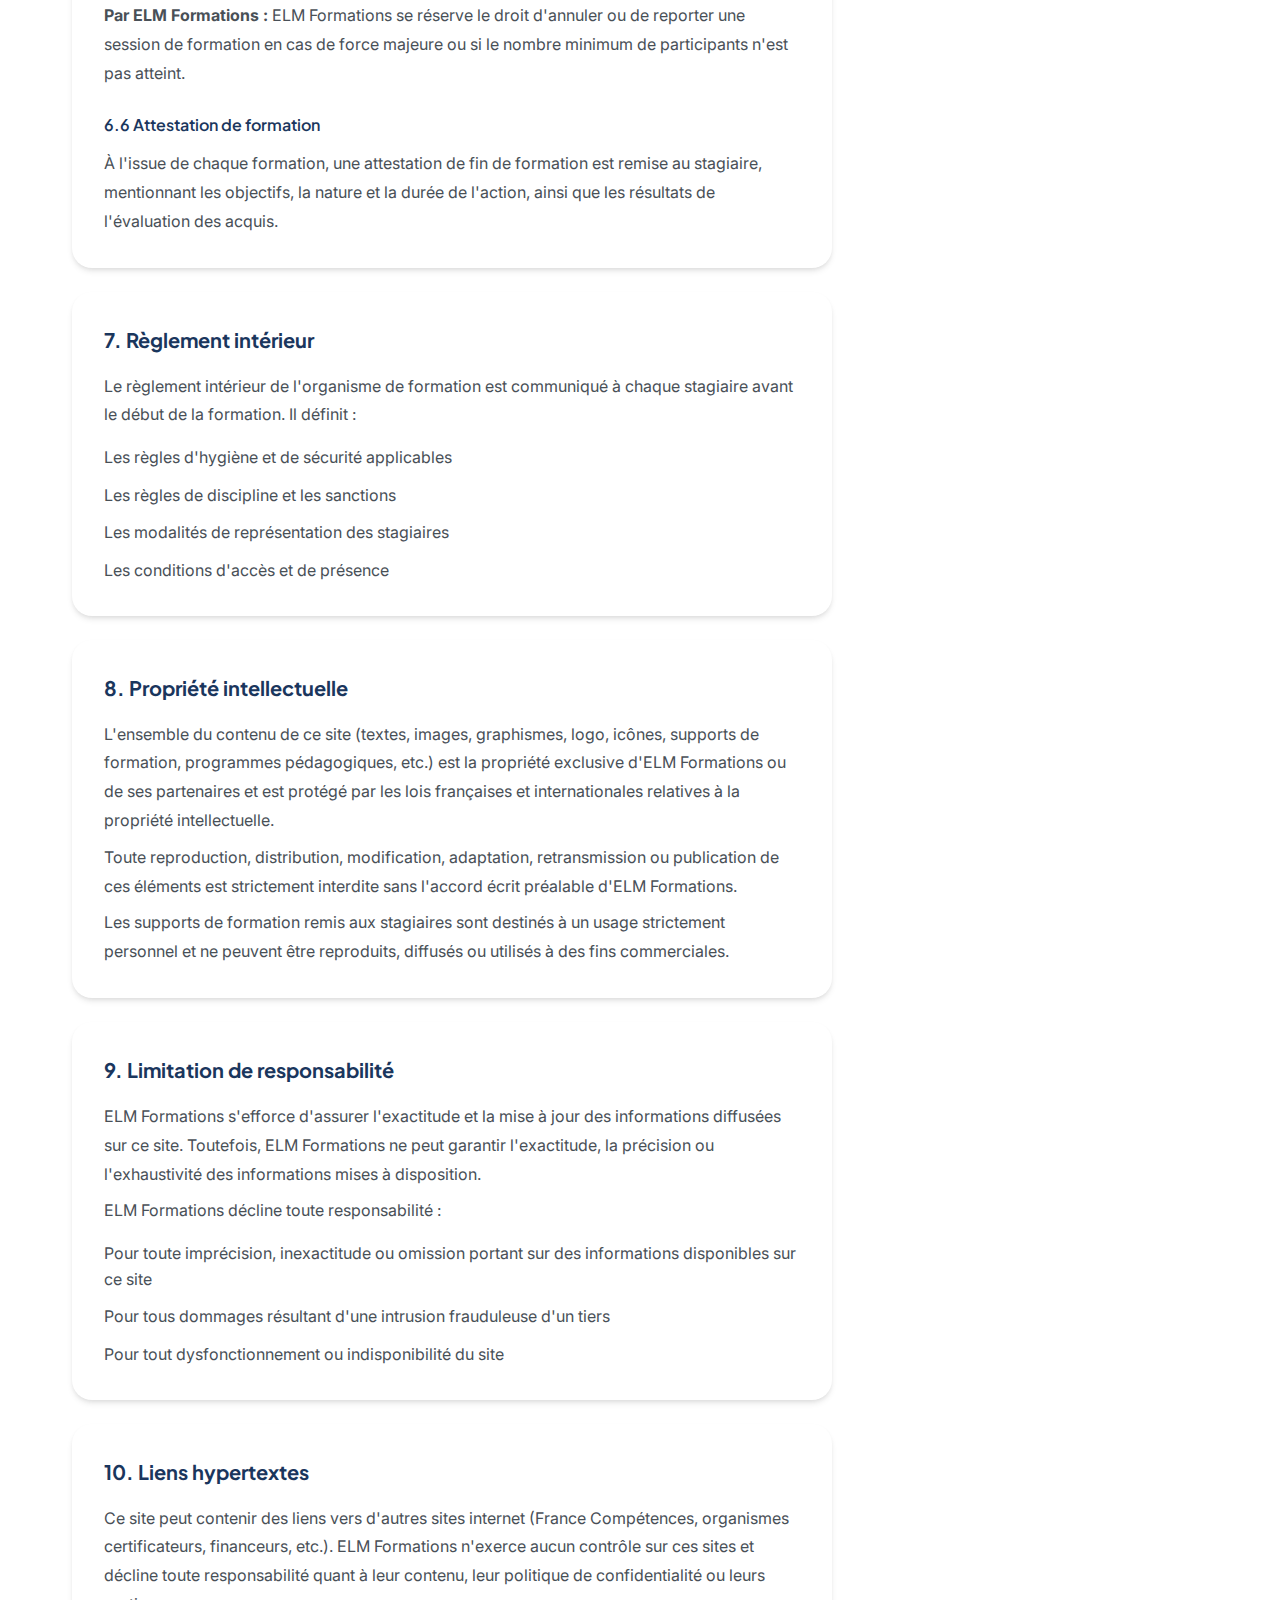
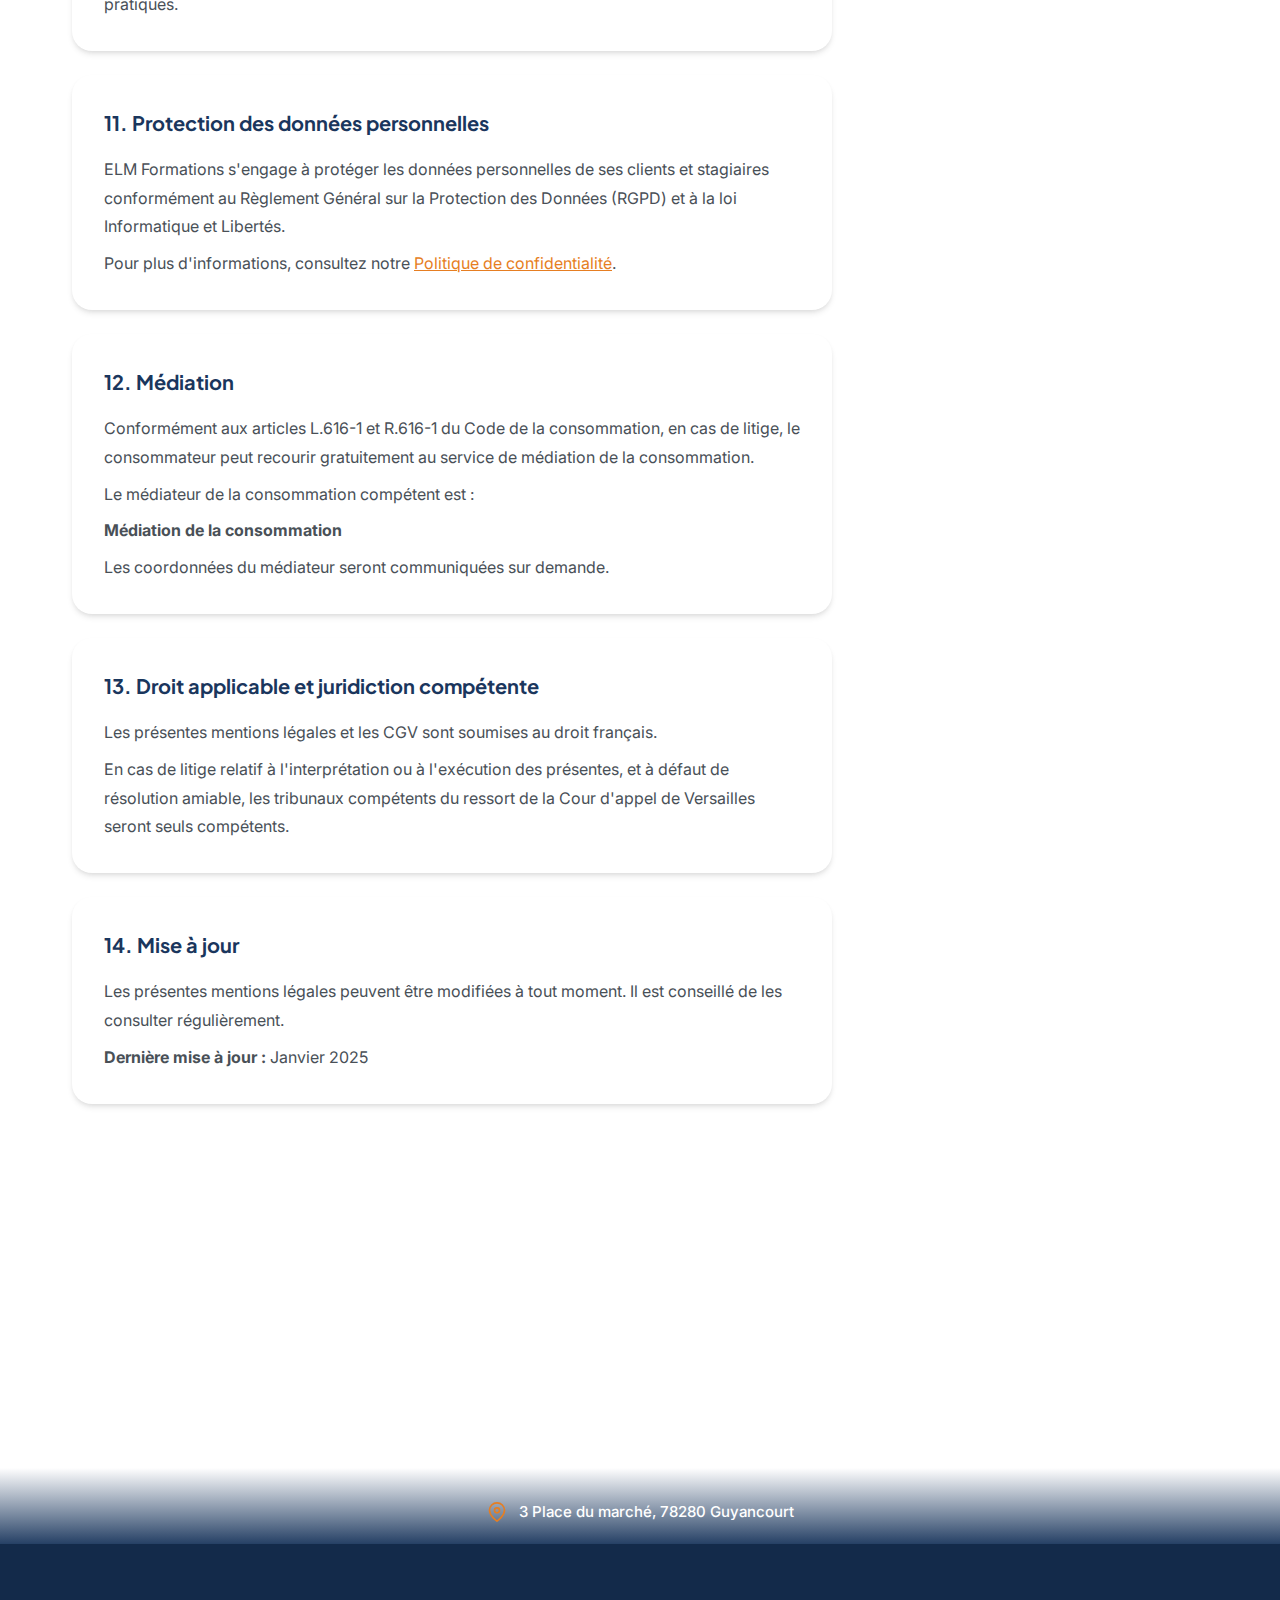
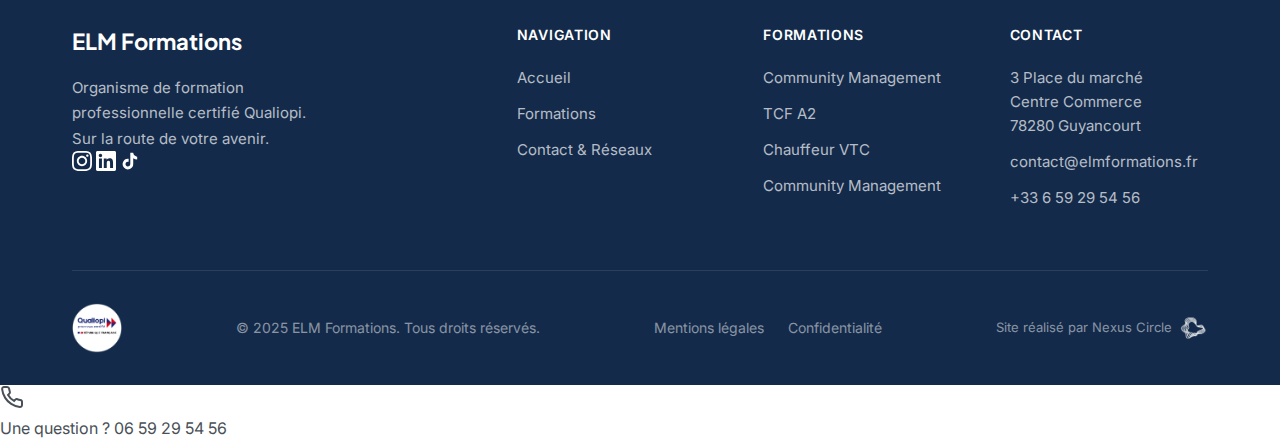
<file: mentions-legales.html>
<!DOCTYPE html>
<html lang="fr">
<head>
    <meta charset="UTF-8">
    <meta name="viewport" content="width=device-width, initial-scale=1.0">
    
    <!-- SEO Meta Tags -->
    <title>Mentions Légales | ELM Formations - Centre de Formation Guyancourt</title>
    <meta name="description" content="Mentions légales du site ELM Formations - Organisme de formation professionnelle certifié Qualiopi à Guyancourt (78).">
    <meta name="robots" content="noindex, follow">
    
    <!-- Canonical -->
    <link rel="canonical" href="https://elmformations.fr/mentions-legales.html">
    
    <!-- Fonts -->
    <link rel="preconnect" href="https://fonts.googleapis.com">
    <link rel="preconnect" href="https://fonts.gstatic.com" crossorigin>
    <link href="https://fonts.googleapis.com/css2?family=Cinzel:wght@400;500;600&family=Inter:wght@400;500;600;700&family=Plus+Jakarta+Sans:wght@500;600;700;800&display=swap" rel="stylesheet">
    <link rel="stylesheet" href="css/style.css?v=22">
</head>
<body>
    <!-- Top Bar -->
    <div class="top-bar">
        <div class="container top-bar-content">
            <div class="top-bar-item">
                <svg width="14" height="14" viewBox="0 0 24 24" fill="none" stroke="currentColor" stroke-width="2">
                    <path d="M22 16.92v3a2 2 0 01-2.18 2 19.79 19.79 0 01-8.63-3.07 19.5 19.5 0 01-6-6 19.79 19.79 0 01-3.07-8.67A2 2 0 014.11 2h3a2 2 0 012 1.72 12.84 12.84 0 00.7 2.81 2 2 0 01-.45 2.11L8.09 9.91a16 16 0 006 6l1.27-1.27a2 2 0 012.11-.45 12.84 12.84 0 002.81.7A2 2 0 0122 16.92z"/>
                </svg>
                <a href="tel:+33659295456">06 59 29 54 56</a>
            </div>
            <span class="top-bar-separator">|</span>
            <div class="top-bar-item">
                <svg width="14" height="14" viewBox="0 0 24 24" fill="none" stroke="currentColor" stroke-width="2">
                    <path d="M4 4h16c1.1 0 2 .9 2 2v12c0 1.1-.9 2-2 2H4c-1.1 0-2-.9-2-2V6c0-1.1.9-2 2-2z"/>
                    <polyline points="22,6 12,13 2,6"/>
                </svg>
                <a href="mailto:contact@elmformations.fr">contact@elmformations.fr</a>
            </div>
            <span class="top-bar-separator">|</span>
            <div class="top-bar-item">
                <svg width="14" height="14" viewBox="0 0 24 24" fill="none" stroke="currentColor" stroke-width="2">
                    <path d="M21 10c0 7-9 13-9 13s-9-6-9-13a9 9 0 0118 0z"/>
                    <circle cx="12" cy="10" r="3"/>
                </svg>
                <a href="https://maps.google.com/?q=3+Place+du+marché,+78280+Guyancourt" target="_blank" rel="noopener noreferrer">3 Place du marché, 78280 Guyancourt</a>
            </div>
        </div>
    </div>

    <!-- Header -->
    <header class="header" id="header">
        <nav class="nav container">
            <a href="index.html" class="logo">
                <img src="Images/Logo-ELM.png" alt="ELM Formations" class="logo-img">
            </a>
            <div class="nav-menu" id="nav-menu">
                <a href="index.html" class="nav-link">Accueil</a>
                <div class="nav-dropdown">
                    <span class="nav-link nav-dropdown-toggle">
                        Formations
                        <svg width="14" height="14" viewBox="0 0 24 24" fill="none" stroke="currentColor" stroke-width="2">
                            <polyline points="6 9 12 15 18 9"/>
                        </svg>
                    </span>
                    <div class="nav-dropdown-menu">
                        <a href="formation-community.html" class="nav-dropdown-item">Community Management</a>
                    </div>
                </div>
                <a href="formations-professionnelles.html" class="nav-link">Formations pour entreprise</a>
                <a href="equipe.html" class="nav-link">Notre équipe et nos valeurs</a>
                <div class="nav-dropdown">
                    <a href="contact-form.html" class="nav-link nav-dropdown-toggle">Contact & Réseaux</a>
                    <div class="nav-mega-menu nav-mega-single">
                        <a href="contact-form.html" class="nav-mega-item">
                            <div class="nav-page-preview">
                                <div class="preview-header">
                                    <div class="preview-logo"></div>
                                    <div class="preview-nav-items"><span></span><span></span><span></span></div>
                                </div>
                                <div class="preview-hero preview-hero-contact">
                                    <div class="preview-badge-light"></div>
                                    <div class="preview-title-medium">Contact</div>
                                    <div class="preview-subtitle-light"></div>
                                </div>
                                <div class="preview-section preview-section-light">
                                    <div class="preview-social-icons">
                                        <span class="preview-social-icon"></span>
                                        <span class="preview-social-icon"></span>
                                        <span class="preview-social-icon"></span>
                                    </div>
                                </div>
                            </div>
                            <div class="nav-mega-info"><span class="nav-mega-title">Contact & Réseaux</span><span class="nav-mega-desc">Nous suivre et nous contacter</span></div>
                        </a>
                    </div>
                </div>
                <div class="nav-dropdown">
                    <a href="contact.html" class="btn btn-primary btn-sm nav-dropdown-toggle">S'inscrire</a>
                    <div class="nav-mega-menu nav-mega-single">
                        <a href="contact.html" class="nav-mega-item">
                            <div class="nav-page-preview">
                                <div class="preview-header">
                                    <div class="preview-logo"></div>
                                    <div class="preview-nav-items"><span></span><span></span><span></span></div>
                                </div>
                                <div class="preview-hero preview-hero-inscription">
                                    <div class="preview-badge"></div>
                                    <div class="preview-title-medium">Inscription</div>
                                    <div class="preview-subtitle"></div>
                                </div>
                                <div class="preview-section">
                                    <div class="preview-form">
                                        <div class="preview-form-field"></div>
                                        <div class="preview-form-btn"></div>
                                    </div>
                                </div>
                            </div>
                            <div class="nav-mega-info"><span class="nav-mega-title">S'inscrire</span><span class="nav-mega-desc">Inscription à nos formations</span></div>
                        </a>
                    </div>
                </div>
            </div>
            <button class="nav-toggle" id="nav-toggle" aria-label="Menu">
                <span></span>
                <span></span>
                <span></span>
            </button>
        </nav>
    </header>

    <main>
        <!-- Page Hero -->
        <section class="page-hero">
            <div class="container">
                <div class="page-hero-content">
                    <h1>Mentions légales</h1>
                    <p class="page-hero-text">
                        Informations légales relatives au site internet ELM Formations.
                    </p>
                </div>
            </div>
        </section>

        <!-- Content -->
        <section class="section">
            <div class="container">
                <div class="legal-content">
                    <div class="legal-card">
                        <h2>1. Éditeur du site</h2>
                        <p><strong>ELM FORMATIONS</strong></p>
                        <p>Société à responsabilité limitée (SARL)</p>
                        <p>Capital social : 1 000 €</p>
                        <p>Siège social : Centre Commercial, 3 Place du Marché, 78280 Guyancourt</p>
                        <p>RCS Versailles : 942 480 260</p>
                        <p>SIRET : 942 480 260 00012</p>
                        <p>Email : <a href="mailto:contact@elmformations.fr">contact@elmformations.fr</a></p>
                        <p>Téléphone : <a href="tel:+33659295456">+33 6 59 29 54 56</a></p>
                    </div>

                    <div class="legal-card">
                        <h2>2. Activité de formation professionnelle</h2>
                        <p><strong>Numéro de déclaration d'activité :</strong> 11788770378</p>
                        <p>Enregistré auprès du Préfet de la Région Île-de-France.</p>
                        <p class="legal-note">Cet enregistrement ne vaut pas agrément de l'État (article L.6352-12 du Code du travail).</p>
                        <p style="margin-top: 1rem;"><strong>Certification Qualiopi</strong></p>
                        <p>ELM Formations est un organisme de formation certifié Qualiopi au titre de la catégorie "Actions de formation".</p>
                        <p>Cette certification atteste de la qualité du processus mis en œuvre par l'organisme concourant au développement des compétences, conformément au référentiel national qualité prévu à l'article L.6316-3 du Code du travail.</p>
                    </div>

                    <div class="legal-card">
                        <h2>3. Directeur de la publication</h2>
                        <p>Le directeur de la publication du site est le représentant légal d'ELM Formations.</p>
                        <p>Contact : <a href="mailto:contact@elmformations.fr">contact@elmformations.fr</a></p>
                    </div>

                    <div class="legal-card">
                        <h2>4. Hébergement</h2>
                        <p>Ce site est hébergé par :</p>
                        <p><strong>Vercel Inc.</strong></p>
                        <p>440 N Barranca Ave #4133, Covina, CA 91723, États-Unis</p>
                        <p>Site web : <a href="https://vercel.com" target="_blank" rel="noopener noreferrer">vercel.com</a></p>
                    </div>

                    <div class="legal-card">
                        <h2>5. Conception et réalisation du site</h2>
                        <p>Ce site a été conçu et réalisé par :</p>
                        <p><strong>Nexus Circle</strong></p>
                        <p>Agence de Marketing d'Influence</p>
                        <p>Site web : <a href="https://nexuscircle.fr" target="_blank" rel="noopener noreferrer">nexuscircle.fr</a></p>
                    </div>

                    <div class="legal-card">
                        <h2>6. Conditions générales de vente (CGV)</h2>
                        <h3>6.1 Objet</h3>
                        <p>Les présentes conditions générales de vente régissent les relations contractuelles entre ELM Formations et ses clients dans le cadre de la fourniture de prestations de formation professionnelle continue.</p>
                        
                        <h3>6.2 Inscription aux formations</h3>
                        <p>Toute inscription à une formation proposée par ELM Formations est subordonnée à l'acceptation des présentes CGV. L'inscription devient définitive après :</p>
                        <ul>
                            <li>Réception du bulletin d'inscription dûment complété et signé</li>
                            <li>Réception de l'accord de prise en charge par l'organisme financeur (CPF, OPCO, France Travail, etc.) ou du règlement correspondant en cas d'autofinancement</li>
                        </ul>
                        
                        <h3>6.3 Tarifs</h3>
                        <p>Les tarifs des formations sont indiqués en euros et nets de taxes (TVA non applicable, article 261-4-4° du CGI). Ils comprennent les frais pédagogiques et les supports de formation.</p>
                        
                        <h3>6.4 Modalités de paiement</h3>
                        <p>Le règlement des formations peut s'effectuer par :</p>
                        <ul>
                            <li>Virement bancaire</li>
                            <li>Financement CPF (Compte Personnel de Formation)</li>
                            <li>Prise en charge OPCO</li>
                            <li>Aide Individuelle à la Formation (AIF) France Travail</li>
                            <li>Autofinancement (paiement en plusieurs fois possible)</li>
                        </ul>
                        
                        <h3>6.5 Annulation et report</h3>
                        <p><strong>Par le stagiaire :</strong> Toute annulation doit être communiquée par écrit. En cas d'annulation moins de 14 jours avant le début de la formation, des frais d'annulation peuvent être appliqués, sauf cas de force majeure.</p>
                        <p><strong>Par ELM Formations :</strong> ELM Formations se réserve le droit d'annuler ou de reporter une session de formation en cas de force majeure ou si le nombre minimum de participants n'est pas atteint.</p>
                        
                        <h3>6.6 Attestation de formation</h3>
                        <p>À l'issue de chaque formation, une attestation de fin de formation est remise au stagiaire, mentionnant les objectifs, la nature et la durée de l'action, ainsi que les résultats de l'évaluation des acquis.</p>
                    </div>

                    <div class="legal-card">
                        <h2>7. Règlement intérieur</h2>
                        <p>Le règlement intérieur de l'organisme de formation est communiqué à chaque stagiaire avant le début de la formation. Il définit :</p>
                        <ul>
                            <li>Les règles d'hygiène et de sécurité applicables</li>
                            <li>Les règles de discipline et les sanctions</li>
                            <li>Les modalités de représentation des stagiaires</li>
                            <li>Les conditions d'accès et de présence</li>
                        </ul>
                    </div>

                    <div class="legal-card">
                        <h2>8. Propriété intellectuelle</h2>
                        <p>L'ensemble du contenu de ce site (textes, images, graphismes, logo, icônes, supports de formation, programmes pédagogiques, etc.) est la propriété exclusive d'ELM Formations ou de ses partenaires et est protégé par les lois françaises et internationales relatives à la propriété intellectuelle.</p>
                        <p>Toute reproduction, distribution, modification, adaptation, retransmission ou publication de ces éléments est strictement interdite sans l'accord écrit préalable d'ELM Formations.</p>
                        <p>Les supports de formation remis aux stagiaires sont destinés à un usage strictement personnel et ne peuvent être reproduits, diffusés ou utilisés à des fins commerciales.</p>
                    </div>

                    <div class="legal-card">
                        <h2>9. Limitation de responsabilité</h2>
                        <p>ELM Formations s'efforce d'assurer l'exactitude et la mise à jour des informations diffusées sur ce site. Toutefois, ELM Formations ne peut garantir l'exactitude, la précision ou l'exhaustivité des informations mises à disposition.</p>
                        <p>ELM Formations décline toute responsabilité :</p>
                        <ul>
                            <li>Pour toute imprécision, inexactitude ou omission portant sur des informations disponibles sur ce site</li>
                            <li>Pour tous dommages résultant d'une intrusion frauduleuse d'un tiers</li>
                            <li>Pour tout dysfonctionnement ou indisponibilité du site</li>
                        </ul>
                    </div>

                    <div class="legal-card">
                        <h2>10. Liens hypertextes</h2>
                        <p>Ce site peut contenir des liens vers d'autres sites internet (France Compétences, organismes certificateurs, financeurs, etc.). ELM Formations n'exerce aucun contrôle sur ces sites et décline toute responsabilité quant à leur contenu, leur politique de confidentialité ou leurs pratiques.</p>
                    </div>

                    <div class="legal-card">
                        <h2>11. Protection des données personnelles</h2>
                        <p>ELM Formations s'engage à protéger les données personnelles de ses clients et stagiaires conformément au Règlement Général sur la Protection des Données (RGPD) et à la loi Informatique et Libertés.</p>
                        <p>Pour plus d'informations, consultez notre <a href="confidentialite.html">Politique de confidentialité</a>.</p>
                    </div>

                    <div class="legal-card">
                        <h2>12. Médiation</h2>
                        <p>Conformément aux articles L.616-1 et R.616-1 du Code de la consommation, en cas de litige, le consommateur peut recourir gratuitement au service de médiation de la consommation.</p>
                        <p>Le médiateur de la consommation compétent est :</p>
                        <p><strong>Médiation de la consommation</strong></p>
                        <p>Les coordonnées du médiateur seront communiquées sur demande.</p>
                    </div>

                    <div class="legal-card">
                        <h2>13. Droit applicable et juridiction compétente</h2>
                        <p>Les présentes mentions légales et les CGV sont soumises au droit français.</p>
                        <p>En cas de litige relatif à l'interprétation ou à l'exécution des présentes, et à défaut de résolution amiable, les tribunaux compétents du ressort de la Cour d'appel de Versailles seront seuls compétents.</p>
                    </div>

                    <div class="legal-card">
                        <h2>14. Mise à jour</h2>
                        <p>Les présentes mentions légales peuvent être modifiées à tout moment. Il est conseillé de les consulter régulièrement.</p>
                        <p><strong>Dernière mise à jour :</strong> Janvier 2025</p>
                    </div>
                </div>
            </div>
        </section>

        <!-- Mini Map -->
        <section class="mini-map-section">
            <div class="mini-map-container">
                <iframe 
                    src="https://www.google.com/maps/embed?pb=!1m18!1m12!1m3!1d2631.5!2d2.0766!3d48.7654!2m3!1f0!2f0!3f0!3m2!1i1024!2i768!4f13.1!3m3!1m2!1s0x47e67dd0373cb5c1%3A0x87e6a4c3c7c55c5a!2s3%20Pl.%20du%20March%C3%A9%2C%2078280%20Guyancourt!5e0!3m2!1sfr!2sfr!4v1702742400000!5m2!1sfr!2sfr" 
                    width="100%" 
                    height="100%" 
                    style="border:0;" 
                    allowfullscreen="" 
                    loading="lazy" 
                    referrerpolicy="no-referrer-when-downgrade"
                    title="Localisation ELM Formations - Guyancourt">
                </iframe>
                <div class="mini-map-overlay">
                    <div class="mini-map-info">
                        <svg width="20" height="20" viewBox="0 0 24 24" fill="none" stroke="currentColor" stroke-width="2">
                            <path d="M21 10c0 7-9 13-9 13s-9-6-9-13a9 9 0 0118 0z"/>
                            <circle cx="12" cy="10" r="3"/>
                        </svg>
                        <span>3 Place du marché, 78280 Guyancourt</span>
                    </div>
                </div>
            </div>
        </section>
    </main>

    <!-- Footer -->
    <footer class="footer">
        <div class="container">
            <div class="footer-grid">
                <div class="footer-brand">
                    <a href="index.html" class="footer-logo">ELM Formations</a>
                    <p>Organisme de formation professionnelle certifié Qualiopi.<br>Sur la route de votre avenir.</p>
                    <div class="footer-social">
                        <a href="https://www.instagram.com/elmformations" target="_blank" rel="noopener noreferrer" aria-label="Instagram">
                            <svg width="20" height="20" viewBox="0 0 24 24" fill="currentColor">
                                <path d="M12 2.163c3.204 0 3.584.012 4.85.07 3.252.148 4.771 1.691 4.919 4.919.058 1.265.069 1.645.069 4.849 0 3.205-.012 3.584-.069 4.849-.149 3.225-1.664 4.771-4.919 4.919-1.266.058-1.644.07-4.85.07-3.204 0-3.584-.012-4.849-.07-3.26-.149-4.771-1.699-4.919-4.92-.058-1.265-.07-1.644-.07-4.849 0-3.204.013-3.583.07-4.849.149-3.227 1.664-4.771 4.919-4.919 1.266-.057 1.645-.069 4.849-.069zm0-2.163c-3.259 0-3.667.014-4.947.072-4.358.2-6.78 2.618-6.98 6.98-.059 1.281-.073 1.689-.073 4.948 0 3.259.014 3.668.072 4.948.2 4.358 2.618 6.78 6.98 6.98 1.281.058 1.689.072 4.948.072 3.259 0 3.668-.014 4.948-.072 4.354-.2 6.782-2.618 6.979-6.98.059-1.28.073-1.689.073-4.948 0-3.259-.014-3.667-.072-4.947-.196-4.354-2.617-6.78-6.979-6.98-1.281-.059-1.69-.073-4.949-.073zm0 5.838c-3.403 0-6.162 2.759-6.162 6.162s2.759 6.163 6.162 6.163 6.162-2.759 6.162-6.163c0-3.403-2.759-6.162-6.162-6.162zm0 10.162c-2.209 0-4-1.79-4-4 0-2.209 1.791-4 4-4s4 1.791 4 4c0 2.21-1.791 4-4 4zm6.406-11.845c-.796 0-1.441.645-1.441 1.44s.645 1.44 1.441 1.44c.795 0 1.439-.645 1.439-1.44s-.644-1.44-1.439-1.44z"/>
                            </svg>
                        </a>
                        <a href="https://www.linkedin.com/in/elm-formations-74a3a5363" target="_blank" rel="noopener noreferrer" aria-label="LinkedIn">
                            <svg width="20" height="20" viewBox="0 0 24 24" fill="currentColor">
                                <path d="M20.447 20.452h-3.554v-5.569c0-1.328-.027-3.037-1.852-3.037-1.853 0-2.136 1.445-2.136 2.939v5.667H9.351V9h3.414v1.561h.046c.477-.9 1.637-1.85 3.37-1.85 3.601 0 4.267 2.37 4.267 5.455v6.286zM5.337 7.433c-1.144 0-2.063-.926-2.063-2.065 0-1.138.92-2.063 2.063-2.063 1.14 0 2.064.925 2.064 2.063 0 1.139-.925 2.065-2.064 2.065zm1.782 13.019H3.555V9h3.564v11.452zM22.225 0H1.771C.792 0 0 .774 0 1.729v20.542C0 23.227.792 24 1.771 24h20.451C23.2 24 24 23.227 24 22.271V1.729C24 .774 23.2 0 22.222 0h.003z"/>
                            </svg>
                        </a>
                        <a href="https://www.tiktok.com/@elm.formations" target="_blank" rel="noopener noreferrer" aria-label="TikTok">
                            <svg width="20" height="20" viewBox="0 0 24 24" fill="currentColor">
                                <path d="M19.59 6.69a4.83 4.83 0 01-3.77-4.25V2h-3.45v13.67a2.89 2.89 0 01-5.2 1.74 2.89 2.89 0 012.31-4.64 2.93 2.93 0 01.88.13V9.4a6.84 6.84 0 00-1-.05A6.33 6.33 0 005 20.1a6.34 6.34 0 0010.86-4.43v-7a8.16 8.16 0 004.77 1.52v-3.4a4.85 4.85 0 01-1-.1z"/>
                            </svg>
                        </a>
                    </div>
                </div>
                <div class="footer-links">
                    <h4>Navigation</h4>
                    <a href="index.html">Accueil</a>
                    <a href="index.html#formations">Formations</a>
                    <a href="contact-form.html">Contact & Réseaux</a>
                </div>
                <div class="footer-links">
                    <h4>Formations</h4>
                    <a href="formation-community.html">Community Management</a>
                    <a href="formation-tcf-tout-public-a2.html">TCF A2</a>
                    <a href="formation-chauffeur-vtc.html">Chauffeur VTC</a>
                    <a href="formation-community.html">Community Management</a>
                </div>
                <div class="footer-links">
                    <h4>Contact</h4>
                    <p>3 Place du marché<br>Centre Commerce<br>78280 Guyancourt</p>
                    <a href="mailto:contact@elmformations.fr">contact@elmformations.fr</a>
                    <a href="tel:+33659295456">+33 6 59 29 54 56</a>
                </div>
            </div>
            <div class="footer-bottom">
                <div class="qualiopi-badge-logo">
                    <img src="Images/qualiopi.png" alt="Certification Qualiopi" class="qualiopi-footer-logo">
                </div>
                <p>© 2025 ELM Formations. Tous droits réservés.</p>
                <div class="footer-legal">
                    <a href="mentions-legales.html">Mentions légales</a>
                    <a href="confidentialite.html">Confidentialité</a>
                </div>
                <a href="https://nexuscircle.fr" target="_blank" rel="noopener noreferrer" class="footer-credit">
                    <span>Site réalisé par Nexus Circle</span>
                    <img src="Images/Logo Nexus Circle.png" alt="Nexus Circle - Agence de Marketing d'Influence" class="footer-credit-logo">
                </a>
            </div>
        </div>
    </footer>

    <!-- Floating CTA Button -->
    <a href="tel:+33659295456" class="floating-cta">
        <div class="floating-cta-icon">
            <svg width="24" height="24" viewBox="0 0 24 24" fill="none" stroke="currentColor" stroke-width="2">
                <path d="M22 16.92v3a2 2 0 01-2.18 2 19.79 19.79 0 01-8.63-3.07 19.5 19.5 0 01-6-6 19.79 19.79 0 01-3.07-8.67A2 2 0 014.11 2h3a2 2 0 012 1.72 12.84 12.84 0 00.7 2.81 2 2 0 01-.45 2.11L8.09 9.91a16 16 0 006 6l1.27-1.27a2 2 0 012.11-.45 12.84 12.84 0 002.81.7A2 2 0 0122 16.92z"/>
            </svg>
        </div>
        <div class="floating-cta-content">
            <span class="floating-cta-label">Une question ?</span>
            <span class="floating-cta-number">06 59 29 54 56</span>
        </div>
    </a>

    <script src="js/main.js"></script>
</body>
</html>
</file>
<file: css/style.css>
/* ===== Variables ===== */
:root {
    --white: #ffffff;
    --off-white: #fafbfc;
    --light-gray: #f1f3f5;
    --gray: #e9ecef;
    --text-light: #6c757d;
    --text-muted: #868e96;
    --text: #495057;
    --text-dark: #212529;
    
    --navy: #1a365d;
    --navy-dark: #132a4a;
    --navy-light: #2c5282;
    
    --orange: #e67e22;
    --orange-light: #f39c12;
    --orange-dark: #d35400;
    
    --font-sans: 'Inter', system-ui, -apple-system, sans-serif;
    --font-display: 'Plus Jakarta Sans', system-ui, sans-serif;
    
    --shadow-sm: 0 1px 3px rgba(0, 0, 0, 0.08);
    --shadow: 0 4px 6px -1px rgba(0, 0, 0, 0.1), 0 2px 4px -1px rgba(0, 0, 0, 0.06);
    --shadow-lg: 0 10px 25px -5px rgba(0, 0, 0, 0.1), 0 8px 10px -6px rgba(0, 0, 0, 0.1);
    --shadow-xl: 0 20px 40px -10px rgba(26, 54, 93, 0.15);
    
    --radius: 12px;
    --radius-lg: 20px;
    --radius-full: 9999px;
    
    --transition: all 0.3s cubic-bezier(0.4, 0, 0.2, 1);
}

/* ===== Scroll Animations ===== */
.fade-in {
    opacity: 0;
    transform: translateY(20px);
    transition: opacity 0.6s ease-out, transform 0.6s ease-out;
}

.fade-in.visible {
    opacity: 1;
    transform: translateY(0);
}

.fade-in-delay-1 { transition-delay: 0.1s; }
.fade-in-delay-2 { transition-delay: 0.2s; }
.fade-in-delay-3 { transition-delay: 0.3s; }

/* Slide from left */
.slide-left {
    opacity: 0;
    transform: translateX(-40px);
    transition: opacity 0.7s ease-out, transform 0.7s ease-out;
}

.slide-left.visible {
    opacity: 1;
    transform: translateX(0);
}

/* Slide from right */
.slide-right {
    opacity: 0;
    transform: translateX(40px);
    transition: opacity 0.7s ease-out, transform 0.7s ease-out;
}

.slide-right.visible {
    opacity: 1;
    transform: translateX(0);
}

/* Scale up */
.scale-in {
    opacity: 0;
    transform: scale(0.9);
    transition: opacity 0.5s ease-out, transform 0.5s ease-out;
}

.scale-in.visible {
    opacity: 1;
    transform: scale(1);
}

/* Counter animation */
.count-up {
    display: inline-block;
}

/* ===== Reset ===== */
*, *::before, *::after {
    margin: 0;
    padding: 0;
    box-sizing: border-box;
}

html {
    scroll-behavior: smooth;
}

body {
    font-family: var(--font-sans);
    background-color: var(--white);
    color: var(--text);
    line-height: 1.6;
    -webkit-font-smoothing: antialiased;
}

a {
    text-decoration: none;
    color: inherit;
}

img {
    max-width: 100%;
    height: auto;
}

/* ===== Utilities ===== */
.container {
    max-width: 1200px;
    margin: 0 auto;
    padding: 0 1.5rem;
}

/* ===== Header ===== */
.header {
    position: fixed;
    top: 0;
    left: 0;
    right: 0;
    z-index: 1000;
    background: var(--white);
    box-shadow: var(--shadow-sm);
}

.nav {
    display: flex;
    align-items: center;
    justify-content: space-between;
    height: 80px;
}

.logo {
    display: flex;
    align-items: center;
    gap: 0.75rem;
    font-family: var(--font-display);
    font-weight: 700;
    font-size: 1.375rem;
    color: var(--navy);
}

.logo-icon {
    width: 40px;
    height: 40px;
    background: linear-gradient(135deg, var(--navy), var(--navy-light));
    border-radius: var(--radius);
    display: flex;
    align-items: center;
    justify-content: center;
    color: var(--white);
    font-weight: 700;
    font-size: 1rem;
}

.logo-img {
    height: 55px;
    width: auto;
    object-fit: contain;
}

.nav-menu {
    display: flex;
    align-items: center;
    gap: 2rem;
}

.nav-link {
    font-size: 0.9375rem;
    font-weight: 500;
    color: var(--text);
    transition: var(--transition);
    position: relative;
    padding: 0.5rem 0;
}

.nav-link::after {
    content: '';
    position: absolute;
    bottom: 0;
    left: 0;
    width: 0;
    height: 2px;
    background: var(--orange);
    transition: var(--transition);
}

.nav-link:hover::after,
.nav-link.active::after {
    width: 100%;
}

.nav-link:hover,
.nav-link.active {
    color: var(--navy);
}

/* Nav Dropdown */
.nav-dropdown {
    position: relative;
}

.nav-dropdown-toggle {
    display: flex;
    align-items: center;
    gap: 0.375rem;
    cursor: pointer;
}

.nav-dropdown-toggle svg {
    transition: var(--transition);
}

.nav-dropdown:hover .nav-dropdown-toggle svg {
    transform: rotate(180deg);
}

.nav-dropdown-menu {
    position: absolute;
    top: 100%;
    left: 50%;
    transform: translateX(-50%);
    min-width: 220px;
    background: var(--white);
    border-radius: var(--radius);
    box-shadow: var(--shadow-lg);
    padding: 0.5rem;
    opacity: 0;
    visibility: hidden;
    transition: var(--transition);
    margin-top: 0.5rem;
}

.nav-dropdown:hover .nav-dropdown-menu {
    opacity: 1;
    visibility: visible;
    margin-top: 0;
}

.nav-dropdown-item {
    display: block;
    padding: 0.75rem 1rem;
    font-size: 0.9375rem;
    color: var(--text);
    border-radius: 8px;
    transition: var(--transition);
}

.nav-dropdown-item:hover {
    background: var(--off-white);
    color: var(--navy);
}

/* Mega Menu */
.nav-mega-menu {
    position: absolute;
    top: 100%;
    left: 50%;
    transform: translateX(-50%);
    background: var(--white);
    border-radius: var(--radius-lg);
    box-shadow: 0 20px 50px rgba(0, 0, 0, 0.15);
    padding: 1rem;
    opacity: 0;
    visibility: hidden;
    transition: all 0.3s ease;
    margin-top: 0.5rem;
}

.nav-dropdown:hover .nav-mega-menu {
    opacity: 1;
    visibility: visible;
    margin-top: 0;
}

.nav-mega-single {
    min-width: auto;
}

.nav-mega-item {
    display: block;
    text-decoration: none;
    border-radius: var(--radius);
    transition: all 0.3s ease;
}

.nav-mega-item:hover {
    transform: translateY(-2px);
}

.nav-mega-info {
    text-align: center;
    padding-top: 0.75rem;
}

.nav-mega-title {
    display: block;
    font-size: 0.875rem;
    font-weight: 600;
    color: var(--navy);
    margin-bottom: 0.25rem;
}

.nav-mega-desc {
    display: block;
    font-size: 0.75rem;
    color: var(--text-muted);
}

/* Page Preview - Miniature de page réaliste */
.nav-page-preview {
    width: 180px;
    height: 130px;
    background: #f8fafc;
    border-radius: 10px;
    overflow: hidden;
    border: 1px solid #e2e8f0;
    transition: all 0.3s ease;
    box-shadow: 0 2px 8px rgba(0,0,0,0.08);
}

.nav-mega-item:hover .nav-page-preview {
    box-shadow: 0 8px 25px rgba(0,0,0,0.12);
    transform: scale(1.02);
}

/* Header miniature */
.preview-header {
    height: 14px;
    background: var(--white);
    display: flex;
    align-items: center;
    justify-content: space-between;
    padding: 0 8px;
    border-bottom: 1px solid #e2e8f0;
}

.preview-logo {
    width: 20px;
    height: 6px;
    background: var(--navy);
    border-radius: 2px;
}

.preview-nav-items {
    display: flex;
    gap: 4px;
}

.preview-nav-items span {
    width: 12px;
    height: 3px;
    background: #cbd5e1;
    border-radius: 1px;
}

/* Hero section miniature - Accueil */
.preview-hero {
    padding: 10px 8px 8px;
    text-align: center;
}

.preview-hero-accueil {
    background: linear-gradient(135deg, var(--navy) 0%, #1e3a5f 100%);
    height: 60px;
}

.preview-badge {
    width: 30px;
    height: 6px;
    background: rgba(255,255,255,0.2);
    border-radius: 3px;
    margin: 0 auto 4px;
}

.preview-title-large {
    font-size: 7px;
    font-weight: 700;
    color: white;
    margin-bottom: 3px;
    letter-spacing: 0.3px;
}

.preview-subtitle {
    width: 60%;
    height: 3px;
    background: rgba(255,255,255,0.4);
    border-radius: 1px;
    margin: 0 auto 6px;
}

.preview-buttons {
    display: flex;
    justify-content: center;
    gap: 4px;
}

.preview-btn-primary {
    width: 28px;
    height: 8px;
    background: var(--orange);
    border-radius: 2px;
}

.preview-btn-secondary {
    width: 28px;
    height: 8px;
    background: rgba(255,255,255,0.2);
    border-radius: 2px;
    border: 1px solid rgba(255,255,255,0.3);
}

/* Hero section miniature - Équipe */
.preview-hero-equipe {
    background: linear-gradient(135deg, #2d3748 0%, #1a202c 100%);
    height: 45px;
}

.preview-badge-light {
    width: 25px;
    height: 5px;
    background: rgba(255,255,255,0.15);
    border-radius: 3px;
    margin: 0 auto 3px;
}

.preview-title-medium {
    font-size: 6px;
    font-weight: 700;
    color: white;
    margin-bottom: 2px;
}

.preview-subtitle-light {
    width: 50%;
    height: 2px;
    background: rgba(255,255,255,0.3);
    border-radius: 1px;
    margin: 0 auto;
}

/* Sections miniatures */
.preview-section {
    padding: 8px;
    background: #f8fafc;
}

.preview-section-light {
    background: white;
}

.preview-cards-row {
    display: flex;
    justify-content: center;
    gap: 6px;
}

.preview-card-mini {
    width: 45px;
    height: 35px;
    background: white;
    border-radius: 4px;
    box-shadow: 0 1px 3px rgba(0,0,0,0.08);
}

/* Stats miniatures */
.preview-stats-row {
    display: flex;
    justify-content: space-around;
    padding: 8px 0;
}

.preview-stat {
    text-align: center;
}

.preview-stat-num {
    display: block;
    font-size: 8px;
    font-weight: 800;
    color: var(--navy);
    line-height: 1;
}

.preview-stat-label {
    display: block;
    width: 20px;
    height: 3px;
    background: #e2e8f0;
    border-radius: 1px;
    margin: 3px auto 0;
}

/* Dropdown items avec icônes */
.nav-dropdown-item {
    display: flex;
    align-items: center;
    gap: 0.75rem;
    padding: 0.75rem 1rem;
    color: var(--text);
    text-decoration: none;
    font-size: 0.9rem;
    font-weight: 500;
    border-radius: var(--radius);
    transition: background 0.2s ease, color 0.2s ease;
}

.nav-dropdown-item:hover {
    background: var(--off-white);
    color: var(--navy);
}

.nav-dropdown-icon {
    width: 32px;
    height: 32px;
    border-radius: 8px;
    display: flex;
    align-items: center;
    justify-content: center;
    color: white;
    flex-shrink: 0;
}

.nav-dropdown-icon-taxi {
    background: linear-gradient(135deg, var(--navy), #1e3a5f);
}

.nav-dropdown-icon-assistante {
    background: linear-gradient(135deg, #f59e0b, #d97706);
}

.nav-dropdown-icon-community {
    background: linear-gradient(135deg, #64748b, #475569);
}

.nav-toggle {
    display: none;
    flex-direction: column;
    gap: 5px;
    background: none;
    border: none;
    cursor: pointer;
    padding: 0.5rem;
}

.nav-toggle span {
    width: 24px;
    height: 2.5px;
    background: var(--navy);
    border-radius: 2px;
    transition: var(--transition);
}

/* ===== Buttons ===== */
.btn {
    display: inline-flex;
    align-items: center;
    justify-content: center;
    gap: 0.5rem;
    padding: 0.875rem 1.75rem;
    font-family: var(--font-sans);
    font-weight: 600;
    font-size: 0.9375rem;
    border: none;
    border-radius: var(--radius);
    cursor: pointer;
    transition: var(--transition);
}

.btn-primary {
    background: var(--orange);
    color: var(--white);
    box-shadow: 0 4px 14px rgba(230, 126, 34, 0.35);
}

.btn-primary:hover {
    background: var(--orange-dark);
    transform: translateY(-2px);
    box-shadow: 0 6px 20px rgba(230, 126, 34, 0.4);
}

.btn-secondary {
    background: var(--navy);
    color: var(--white);
    box-shadow: 0 4px 14px rgba(26, 54, 93, 0.25);
}

.btn-secondary:hover {
    background: var(--navy-dark);
    transform: translateY(-2px);
}

.btn-outline {
    background: transparent;
    color: var(--navy);
    border: 2px solid var(--navy);
}

.btn-outline:hover {
    background: var(--navy);
    color: var(--white);
}

.btn-white {
    background: var(--white);
    color: var(--navy);
}

.btn-white:hover {
    background: var(--off-white);
    transform: translateY(-2px);
}

.btn-sm {
    padding: 0.625rem 1.25rem;
    font-size: 0.875rem;
}

.btn-lg {
    padding: 1.125rem 2.5rem;
    font-size: 1.0625rem;
}

.btn-full {
    width: 100%;
}

.btn-icon {
    width: 20px;
    height: 20px;
}

/* ===== Badge ===== */
.badge {
    display: inline-flex;
    align-items: center;
    gap: 0.5rem;
    padding: 0.5rem 1rem;
    background: var(--white);
    border-radius: var(--radius-full);
    font-size: 0.8125rem;
    font-weight: 600;
    color: var(--navy);
    box-shadow: var(--shadow);
}

.badge-icon {
    width: 18px;
    height: 18px;
    color: var(--orange);
}

.badge-orange {
    background: linear-gradient(135deg, var(--orange), var(--orange-light));
    color: var(--white);
}

/* ===== Hero ===== */
.hero {
    padding: 10rem 0 6rem;
    background: linear-gradient(180deg, var(--off-white) 0%, var(--white) 100%);
    position: relative;
    overflow: hidden;
}

.hero::before {
    content: '';
    position: absolute;
    top: -50%;
    right: -20%;
    width: 70%;
    height: 150%;
    background: radial-gradient(ellipse, rgba(26, 54, 93, 0.03) 0%, transparent 70%);
    pointer-events: none;
}

/* Hero Centered (page d'accueil) */
.hero-centered {
    padding: 10rem 0 5rem;
    background: linear-gradient(135deg, var(--navy) 0%, var(--navy-dark) 100%);
    min-height: auto;
    display: flex;
    align-items: center;
    position: relative;
    overflow: hidden;
}

.hero-centered::before {
    background: radial-gradient(ellipse at top right, rgba(230, 126, 34, 0.15) 0%, transparent 50%),
                radial-gradient(ellipse at bottom left, rgba(44, 82, 130, 0.2) 0%, transparent 50%);
    width: 100%;
    height: 100%;
    top: 0;
    right: 0;
}

/* Hero Decorations */
.hero-decoration {
    position: absolute;
    inset: 0;
    pointer-events: none;
    overflow: hidden;
}

.hero-shape {
    position: absolute;
    border-radius: 50%;
    opacity: 0.1;
}

.hero-shape-1 {
    width: 400px;
    height: 400px;
    background: var(--orange);
    top: -150px;
    right: -100px;
    filter: blur(80px);
}

.hero-shape-2 {
    width: 300px;
    height: 300px;
    background: var(--white);
    bottom: -100px;
    left: -50px;
    filter: blur(60px);
    opacity: 0.05;
}

.hero-shape-3 {
    width: 200px;
    height: 200px;
    border: 2px solid rgba(255, 255, 255, 0.1);
    background: transparent;
    top: 50%;
    left: 10%;
    transform: translateY(-50%);
}

/* Hero Stats Cards */
.hero-stats-cards {
    display: flex;
    align-items: stretch;
    justify-content: center;
    gap: 1.5rem;
    margin-top: 3.5rem;
}

.hero-stat-card {
    display: flex;
    flex-direction: column;
    align-items: center;
    text-align: center;
    padding: 1.5rem 2rem;
    background: rgba(255, 255, 255, 0.1);
    backdrop-filter: blur(10px);
    border: 1px solid rgba(255, 255, 255, 0.15);
    border-radius: var(--radius);
    transition: var(--transition);
    cursor: default;
}

.hero-stat-card:hover {
    background: rgba(255, 255, 255, 0.15);
    border-color: var(--orange);
    transform: translateY(-4px);
}

.hero-stat-number {
    font-family: var(--font-display);
    font-size: 2.75rem;
    font-weight: 800;
    background: linear-gradient(135deg, #ffffff 0%, #f8fafc 50%, #e2e8f0 100%);
    -webkit-background-clip: text;
    -webkit-text-fill-color: transparent;
    background-clip: text;
    line-height: 1;
    filter: drop-shadow(0 0 20px rgba(255, 255, 255, 0.4));
}

.hero-stat-text {
    font-size: 0.9375rem;
    font-weight: 500;
    color: var(--white);
    margin-top: 0.5rem;
    white-space: nowrap;
}

.hero-center-content {
    text-align: center;
    max-width: 800px;
    margin: 0 auto;
    position: relative;
    z-index: 1;
}

.hero-centered .hero-badge {
    background: rgba(255, 255, 255, 0.1);
    backdrop-filter: blur(10px);
    color: var(--white);
    border: 1px solid rgba(255, 255, 255, 0.2);
    margin-bottom: 2.5rem;
    display: inline-flex;
}

.hero-centered .badge-icon {
    color: var(--orange);
}

.hero-main-title {
    font-family: var(--font-display);
    font-size: clamp(3.5rem, 8vw, 6rem);
    font-weight: 800;
    color: var(--white);
    line-height: 1;
    margin-bottom: 1.5rem;
    letter-spacing: -0.02em;
}

.hero-slogan {
    font-family: 'Playfair Display', Georgia, serif;
    font-size: clamp(1.5rem, 3.5vw, 2rem);
    font-weight: 400;
    font-style: italic;
    color: var(--orange);
    margin-bottom: 1rem;
    letter-spacing: 0.01em;
}

.hero-location {
    font-size: 1.125rem;
    color: var(--text-muted);
    margin-bottom: 2.5rem;
}

.hero-location strong {
    color: var(--navy);
    font-weight: 600;
}

.hero-cta-centered {
    display: flex;
    gap: 1.25rem;
    justify-content: center;
    flex-wrap: wrap;
}

.hero-centered .btn-outline {
    border-color: rgba(255, 255, 255, 0.3);
    color: var(--white);
}

.hero-centered .btn-outline:hover {
    background: var(--white);
    border-color: var(--white);
    color: var(--navy);
}

.hero-container {
    display: grid;
    grid-template-columns: 1fr 1fr;
    gap: 4rem;
    align-items: center;
}

.hero-content {
    position: relative;
    z-index: 1;
}

.hero-badge {
    margin-bottom: 1.5rem;
}

.hero-title {
    font-family: var(--font-display);
    font-size: clamp(2.5rem, 5vw, 3.5rem);
    font-weight: 700;
    color: var(--navy);
    line-height: 1.15;
    margin-bottom: 1.5rem;
}

.hero-title span {
    color: var(--orange);
}

.hero-subtitle {
    font-size: 1.125rem;
    color: var(--text);
    line-height: 1.8;
    margin-bottom: 2rem;
    max-width: 480px;
}

.hero-cta {
    display: flex;
    gap: 1rem;
    flex-wrap: wrap;
}

.hero-visual {
    position: relative;
}

.hero-cards {
    display: grid;
    grid-template-columns: 1fr 1fr;
    gap: 1rem;
}

.hero-card {
    background: var(--white);
    border-radius: var(--radius-lg);
    padding: 1.5rem;
    box-shadow: var(--shadow-lg);
    transition: var(--transition);
}

.hero-card:hover {
    transform: translateY(-4px);
    box-shadow: var(--shadow-xl);
}

.hero-card:nth-child(2) {
    transform: translateY(2rem);
}

.hero-card:nth-child(2):hover {
    transform: translateY(calc(2rem - 4px));
}

.hero-card-icon {
    width: 48px;
    height: 48px;
    background: linear-gradient(135deg, var(--navy), var(--navy-light));
    border-radius: var(--radius);
    display: flex;
    align-items: center;
    justify-content: center;
    color: var(--white);
    margin-bottom: 1rem;
}

.hero-card-icon.orange {
    background: linear-gradient(135deg, var(--orange), var(--orange-light));
}

.hero-card h3 {
    font-family: var(--font-display);
    font-size: 1rem;
    font-weight: 600;
    color: var(--navy);
    margin-bottom: 0.375rem;
}

.hero-card p {
    font-size: 0.8125rem;
    color: var(--text-light);
}

.hero-stats {
    display: flex;
    gap: 3rem;
    margin-top: 3rem;
    padding-top: 2rem;
    border-top: 1px solid var(--gray);
}

.hero-stat {
    text-align: center;
}

.hero-stat-number {
    display: block;
    font-family: var(--font-display);
    font-size: 2.25rem;
    font-weight: 700;
    color: var(--navy);
    line-height: 1;
}

.hero-stat-number span {
    color: var(--orange);
}

.hero-stat-label {
    font-size: 0.8125rem;
    color: var(--text-muted);
    margin-top: 0.25rem;
}

/* ===== Sections ===== */
.section {
    padding: 6rem 0;
}

.section-gray {
    background: var(--off-white);
}

.section-navy {
    background: linear-gradient(135deg, var(--navy) 0%, var(--navy-dark) 100%);
    color: var(--white);
}

.section-header {
    text-align: center;
    max-width: 640px;
    margin: 0 auto 3.5rem;
}

.section-header .badge {
    margin-bottom: 1.25rem;
    display: inline-block;
}

.section-badge {
    margin-bottom: 1rem;
}

.section-title {
    font-family: var(--font-display);
    font-size: clamp(1.875rem, 3vw, 2.5rem);
    font-weight: 700;
    color: var(--navy);
    line-height: 1.2;
    margin-bottom: 1rem;
}

.section-navy .section-title {
    color: var(--white);
}

.section-subtitle {
    font-size: 1.0625rem;
    color: var(--text-light);
    line-height: 1.7;
}

.section-navy .section-subtitle {
    color: rgba(255, 255, 255, 0.7);
}

/* ===== Grid Layouts ===== */
.grid-2 {
    display: grid;
    grid-template-columns: 1fr;
    gap: 3rem;
    align-items: center;
}

.grid-3 {
    display: grid;
    grid-template-columns: repeat(auto-fit, minmax(320px, 1fr));
    gap: 1.5rem;
}

.grid-4 {
    display: grid;
    grid-template-columns: repeat(auto-fit, minmax(260px, 1fr));
    gap: 1.5rem;
}

/* ===== Cards ===== */
.card {
    background: var(--white);
    border-radius: var(--radius-lg);
    padding: 2rem;
    box-shadow: var(--shadow);
    transition: var(--transition);
}

.card:hover {
    box-shadow: var(--shadow-lg);
}

/* ===== Formation Cards ===== */
.formation-card {
    display: flex;
    flex-direction: column;
    background: var(--white);
    border-radius: var(--radius-lg);
    overflow: hidden;
    box-shadow: var(--shadow);
    transition: var(--transition);
}

.formation-card:hover {
    transform: translateY(-8px);
    box-shadow: var(--shadow-xl);
}

.formation-card-header {
    padding: 2rem 2rem 1.5rem;
    background: linear-gradient(135deg, var(--navy) 0%, var(--navy-light) 100%);
    position: relative;
}

.formation-number {
    position: absolute;
    top: 1.5rem;
    right: 1.5rem;
    font-family: var(--font-display);
    font-size: 3rem;
    font-weight: 700;
    color: rgba(255, 255, 255, 0.15);
    line-height: 1;
}

.formation-card-icon {
    width: 56px;
    height: 56px;
    background: rgba(255, 255, 255, 0.2);
    border-radius: var(--radius);
    display: flex;
    align-items: center;
    justify-content: center;
    color: var(--white);
    margin-bottom: 1rem;
}

.formation-card-header h3 {
    font-family: var(--font-display);
    font-size: 1.375rem;
    font-weight: 700;
    color: var(--white);
}

.formation-card-body {
    padding: 1.5rem 2rem 2rem;
    flex: 1;
    display: flex;
    flex-direction: column;
}

.formation-card-body p {
    color: var(--text);
    line-height: 1.7;
    margin-bottom: 1.5rem;
    flex: 1;
}

.formation-tags {
    display: flex;
    flex-wrap: wrap;
    gap: 0.5rem;
    margin-bottom: 1.5rem;
}

.formation-tag {
    padding: 0.375rem 0.75rem;
    background: var(--off-white);
    border-radius: var(--radius-full);
    font-size: 0.75rem;
    font-weight: 500;
    color: var(--text-muted);
}

.formation-link {
    display: inline-flex;
    align-items: center;
    gap: 0.5rem;
    font-weight: 600;
    color: var(--navy);
    transition: var(--transition);
}

.formation-link svg {
    transition: var(--transition);
}

.formation-card:hover .formation-link {
    color: var(--orange);
}

.formation-card:hover .formation-link svg {
    transform: translateX(4px);
}

/* Formation card badges */
.formation-badge-available,
.formation-badge-coming {
    position: absolute;
    top: 1rem;
    right: 1rem;
    padding: 0.35rem 0.75rem;
    border-radius: var(--radius-full);
    font-size: 0.7rem;
    font-weight: 700;
    text-transform: uppercase;
    letter-spacing: 0.5px;
    z-index: 2;
}

.formation-badge-available {
    background: var(--white);
    color: var(--navy);
    box-shadow: 0 2px 8px rgba(0, 0, 0, 0.15);
}

.formation-badge-coming {
    background: rgba(255, 255, 255, 0.2);
    color: var(--white);
    backdrop-filter: blur(4px);
}

/* Formations showcase layout */
.formations-showcase {
    display: grid;
    grid-template-columns: 1fr 1.4fr 1fr;
    gap: 2rem;
    align-items: center;
}

/* Small cards (coming soon) */
.formation-card-small {
    transform: scale(0.95);
}

.formation-card-small .formation-card-header {
    padding: 1.5rem 1.5rem 1.25rem;
}

.formation-card-small .formation-card-body {
    padding: 1.25rem 1.5rem 1.5rem;
}

.formation-card-small .formation-card-body p {
    font-size: 0.9rem;
    margin-bottom: 1rem;
}

/* Large card (featured) */
.formation-card-large {
    transform: scale(1.05);
    z-index: 2;
}

.formation-card-large .formation-card-header {
    padding: 2.5rem 2rem 2rem;
}

.formation-card-large .formation-card-header h3 {
    font-size: 1.5rem;
}

.formation-card-large .formation-card-body {
    padding: 1.75rem 2rem 2rem;
}

.formation-card-large .formation-card-body p {
    font-size: 1.05rem;
}

/* Featured card */
.formation-card-featured {
    border: 2px solid var(--orange);
    box-shadow: 0 8px 30px rgba(230, 126, 34, 0.2);
}

.formation-card-featured .formation-card-header {
    background: linear-gradient(135deg, var(--orange) 0%, var(--orange-dark) 100%);
}

.formation-card-featured:hover {
    transform: scale(1.08);
    box-shadow: 0 12px 40px rgba(230, 126, 34, 0.3);
}

/* Coming soon card */
.formation-card-coming {
    opacity: 0.8;
    filter: grayscale(15%);
}

.formation-card-coming:hover {
    opacity: 1;
    filter: grayscale(0%);
    transform: scale(1);
}

@media (max-width: 1024px) {
    .formations-showcase {
        grid-template-columns: 1fr;
        gap: 1.5rem;
    }
    
    .formation-card-small,
    .formation-card-large {
        transform: scale(1);
    }
    
    .formation-card-large {
        order: -1;
    }
    
    .formation-card-featured:hover {
        transform: translateY(-4px);
    }
}

/* ===== About Section ===== */
.about-content {
    max-width: 560px;
}

.about-text {
    font-size: 1.0625rem;
    color: var(--text);
    line-height: 1.8;
    margin-bottom: 1.5rem;
}

.about-features {
    display: flex;
    flex-direction: column;
    gap: 1rem;
    margin-top: 2rem;
}

.about-feature {
    display: flex;
    align-items: center;
    gap: 1rem;
}

.about-feature-icon {
    width: 40px;
    height: 40px;
    background: linear-gradient(135deg, var(--orange), var(--orange-light));
    border-radius: var(--radius);
    display: flex;
    align-items: center;
    justify-content: center;
    color: var(--white);
    flex-shrink: 0;
}

.about-feature span {
    font-weight: 500;
    color: var(--text-dark);
}

.about-visual {
    position: relative;
}

.about-card {
    background: var(--white);
    border-radius: var(--radius-lg);
    padding: 2.5rem;
    box-shadow: var(--shadow-xl);
}

.about-card-header {
    display: flex;
    align-items: center;
    gap: 1rem;
    margin-bottom: 1.5rem;
    padding-bottom: 1.5rem;
    border-bottom: 1px solid var(--gray);
}

.about-card-icon {
    width: 56px;
    height: 56px;
    background: linear-gradient(135deg, var(--navy), var(--navy-light));
    border-radius: var(--radius);
    display: flex;
    align-items: center;
    justify-content: center;
    color: var(--white);
}

.about-card-title {
    font-family: var(--font-display);
    font-size: 1.25rem;
    font-weight: 700;
    color: var(--navy);
}

.about-card-subtitle {
    font-size: 0.875rem;
    color: var(--text-muted);
}

.about-card-rs-badge {
    display: inline-flex;
    align-items: center;
    gap: 0.375rem;
    margin-top: 0.5rem;
    padding: 0.25rem 0.625rem;
    background: var(--navy);
    color: white;
    font-size: 0.75rem;
    font-weight: 600;
    border-radius: var(--radius-full);
    text-decoration: none;
    transition: var(--transition);
}

.about-card-rs-badge:hover {
    background: var(--orange);
    transform: translateY(-1px);
}

.about-card-rs-badge svg {
    stroke: currentColor;
}

.about-card-stats {
    display: grid;
    grid-template-columns: repeat(3, 1fr);
    gap: 1rem;
}

.about-card-stat {
    text-align: center;
    padding: 1rem;
    background: var(--off-white);
    border-radius: var(--radius);
}

.about-card-stat-number {
    font-family: var(--font-display);
    font-size: 1.5rem;
    font-weight: 700;
    color: var(--navy);
}

.about-card-stat-number span {
    color: var(--orange);
}

.about-card-stat-label {
    font-size: 0.75rem;
    color: var(--text-muted);
}

/* ===== Process Section ===== */
.process-grid {
    display: grid;
    grid-template-columns: repeat(4, 1fr);
    gap: 1.5rem;
    position: relative;
}

.process-grid::before {
    content: '';
    position: absolute;
    top: 48px;
    left: 12.5%;
    right: 12.5%;
    height: 2px;
    background: linear-gradient(90deg, var(--orange), var(--navy));
    z-index: 0;
}

.process-card {
    position: relative;
    z-index: 1;
    text-align: center;
}

.process-number {
    width: 96px;
    height: 96px;
    background: var(--white);
    border: 3px solid var(--gray);
    border-radius: 50%;
    display: flex;
    align-items: center;
    justify-content: center;
    margin: 0 auto 1.5rem;
    font-family: var(--font-display);
    font-size: 1.5rem;
    font-weight: 700;
    color: var(--navy);
    transition: var(--transition);
}

.process-card:hover .process-number {
    border-color: var(--orange);
    background: var(--orange);
    color: var(--white);
    transform: scale(1.1);
}

.process-card h3 {
    font-family: var(--font-display);
    font-size: 1.125rem;
    font-weight: 600;
    color: var(--navy);
    margin-bottom: 0.5rem;
}

.process-card p {
    font-size: 0.875rem;
    color: var(--text-light);
    max-width: 200px;
    margin: 0 auto;
}

/* ===== Financing Section ===== */
.financing-grid {
    display: grid;
    grid-template-columns: repeat(4, 1fr);
    gap: 1.5rem;
    margin-bottom: 2.5rem;
}

.financing-card {
    background: var(--white);
    border-radius: var(--radius-lg);
    padding: 2rem 1.5rem;
    text-align: center;
    box-shadow: var(--shadow);
    transition: var(--transition);
    border: 2px solid transparent;
}

.financing-card:hover {
    border-color: var(--orange);
    transform: translateY(-4px);
}

.financing-icon {
    width: 64px;
    height: 64px;
    background: linear-gradient(135deg, var(--navy), var(--navy-light));
    border-radius: var(--radius);
    display: flex;
    align-items: center;
    justify-content: center;
    margin: 0 auto 1.25rem;
    color: var(--white);
    transition: var(--transition);
}

.financing-card:hover .financing-icon {
    background: linear-gradient(135deg, var(--orange), var(--orange-light));
}

.financing-card h3 {
    font-family: var(--font-display);
    font-size: 1.25rem;
    font-weight: 700;
    color: var(--navy);
    margin-bottom: 0.5rem;
}

.financing-card p {
    font-size: 0.9rem;
    color: var(--text-light);
    line-height: 1.5;
}

.financing-cta {
    background: linear-gradient(135deg, var(--navy), var(--navy-light));
    border-radius: var(--radius-lg);
    padding: 2rem 2.5rem;
    display: flex;
    align-items: center;
    justify-content: space-between;
    gap: 2rem;
}

.financing-cta-content {
    display: flex;
    align-items: center;
    gap: 1.25rem;
}

.financing-cta-icon {
    width: 56px;
    height: 56px;
    min-width: 56px;
    background: rgba(255, 255, 255, 0.15);
    border-radius: var(--radius);
    display: flex;
    align-items: center;
    justify-content: center;
    color: var(--white);
}

.financing-cta-text {
    display: flex;
    flex-direction: column;
    gap: 0.25rem;
}

.financing-cta-text strong {
    font-family: var(--font-display);
    font-size: 1.125rem;
    font-weight: 700;
    color: var(--white);
}

.financing-cta-text span {
    font-size: 0.95rem;
    color: rgba(255, 255, 255, 0.85);
}

.financing-cta .btn-primary {
    background: var(--white);
    color: var(--navy);
    white-space: nowrap;
}

.financing-cta .btn-primary:hover {
    background: var(--off-white);
    transform: translateY(-2px);
}

@media (max-width: 1024px) {
    .financing-grid {
        grid-template-columns: repeat(2, 1fr);
    }
    
    .financing-cta {
        flex-direction: column;
        text-align: center;
    }
    
    .financing-cta-content {
        flex-direction: column;
    }
}

@media (max-width: 640px) {
    .financing-grid {
        grid-template-columns: 1fr;
    }
    
    .financing-cta {
        padding: 1.5rem;
    }
}

/* ===== Values Section ===== */
.value-card {
    background: var(--white);
    border-radius: var(--radius-lg);
    padding: 2rem;
    text-align: center;
    box-shadow: var(--shadow);
    transition: var(--transition);
    border: 2px solid transparent;
}

.value-card:hover {
    border-color: var(--orange);
    transform: translateY(-4px);
}

.value-icon {
    width: 64px;
    height: 64px;
    background: linear-gradient(135deg, var(--navy), var(--navy-light));
    border-radius: var(--radius);
    display: flex;
    align-items: center;
    justify-content: center;
    margin: 0 auto 1.25rem;
    color: var(--white);
}

.value-card h3 {
    font-family: var(--font-display);
    font-size: 1.125rem;
    font-weight: 600;
    color: var(--navy);
    margin-bottom: 0.5rem;
}

.value-card p {
    font-size: 0.9375rem;
    color: var(--text-light);
}

/* ===== Testimonials ===== */
.testimonials-grid {
    display: grid;
    grid-template-columns: repeat(auto-fit, minmax(340px, 1fr));
    gap: 1.5rem;
}

.testimonial-card {
    background: var(--white);
    border-radius: var(--radius-lg);
    padding: 2rem;
    box-shadow: var(--shadow);
    position: relative;
}

.testimonial-quote {
    position: absolute;
    top: 1.5rem;
    right: 1.5rem;
    font-size: 3rem;
    color: var(--orange);
    opacity: 0.2;
    font-family: Georgia, serif;
    line-height: 1;
}

.testimonial-content {
    font-size: 1rem;
    color: var(--text);
    line-height: 1.8;
    font-style: italic;
    margin-bottom: 1.5rem;
}

.testimonial-author {
    display: flex;
    align-items: center;
    gap: 1rem;
    padding-top: 1rem;
    border-top: 1px solid var(--gray);
}

.testimonial-avatar {
    width: 48px;
    height: 48px;
    background: linear-gradient(135deg, var(--navy), var(--navy-light));
    border-radius: 50%;
    display: flex;
    align-items: center;
    justify-content: center;
    font-size: 0.875rem;
    font-weight: 600;
    color: var(--white);
}

.testimonial-name {
    font-weight: 600;
    color: var(--text-dark);
}

.testimonial-formation {
    font-size: 0.8125rem;
    color: var(--orange);
}

/* ===== Partner Section ===== */
.partner-section {
    text-align: center;
}

.partner-card {
    display: inline-flex;
    align-items: center;
    gap: 1rem;
    padding: 1.5rem 2rem;
    background: var(--white);
    border-radius: var(--radius-lg);
    box-shadow: var(--shadow);
    transition: var(--transition);
}

.partner-card:hover {
    transform: translateY(-4px);
    box-shadow: var(--shadow-lg);
}

.partner-icon {
    width: 48px;
    height: 48px;
    background: linear-gradient(135deg, var(--orange), var(--orange-light));
    border-radius: var(--radius);
    display: flex;
    align-items: center;
    justify-content: center;
    color: var(--white);
}

.partner-info {
    text-align: left;
}

.partner-name {
    font-weight: 600;
    color: var(--navy);
}

.partner-desc {
    font-size: 0.8125rem;
    color: var(--text-muted);
}

/* ===== CTA Section ===== */
.cta-content {
    text-align: center;
    max-width: 600px;
    margin: 0 auto;
}

.cta-content .section-title {
    color: var(--white);
}

.cta-content p {
    color: rgba(255, 255, 255, 0.8);
    margin-bottom: 2rem;
}

.cta-buttons {
    display: flex;
    gap: 1rem;
    justify-content: center;
    flex-wrap: wrap;
}

/* ===== Footer ===== */
.footer {
    background: var(--navy-dark);
    color: var(--white);
    padding: 5rem 0 2rem;
}

.footer-grid {
    display: grid;
    grid-template-columns: 2fr 1fr 1fr 1fr;
    gap: 3rem;
    margin-bottom: 3rem;
}

.footer-brand {
    max-width: 280px;
}

.footer-logo {
    font-family: var(--font-display);
    font-size: 1.375rem;
    font-weight: 700;
    color: var(--white);
    margin-bottom: 1rem;
    display: block;
}

.footer-brand p {
    font-size: 0.9375rem;
    color: rgba(255, 255, 255, 0.7);
    line-height: 1.7;
}

.footer-links h4 {
    font-size: 0.875rem;
    font-weight: 600;
    color: var(--white);
    text-transform: uppercase;
    letter-spacing: 0.05em;
    margin-bottom: 1.25rem;
}

.footer-links a,
.footer-links p {
    display: block;
    font-size: 0.9375rem;
    color: rgba(255, 255, 255, 0.7);
    margin-bottom: 0.75rem;
    transition: var(--transition);
}

.footer-links a:hover {
    color: var(--orange);
}

.footer-bottom {
    display: flex;
    align-items: center;
    justify-content: space-between;
    flex-wrap: wrap;
    gap: 1rem;
    padding-top: 2rem;
    border-top: 1px solid rgba(255, 255, 255, 0.1);
}

.footer-bottom p {
    font-size: 0.875rem;
    color: rgba(255, 255, 255, 0.5);
}

.footer-credit {
    display: flex;
    align-items: center;
    gap: 0.5rem;
    font-size: 0.8125rem;
    color: rgba(255, 255, 255, 0.5);
    text-decoration: none;
    transition: all 0.3s ease;
}

.footer-credit:hover {
    color: rgba(255, 255, 255, 0.8);
}

.footer-credit:hover .footer-credit-logo {
    transform: scale(1.1);
}

.footer-credit-logo {
    height: 28px;
    width: auto;
    object-fit: contain;
    border-radius: 50%;
    transition: transform 0.3s ease;
}

.qualiopi-badge {
    display: inline-flex;
    align-items: center;
    gap: 0.5rem;
    padding: 0.625rem 1rem;
    background: rgba(255, 255, 255, 0.1);
    border-radius: var(--radius);
    font-size: 0.8125rem;
    font-weight: 500;
    color: var(--white);
}

.footer-legal {
    display: flex;
    gap: 1.5rem;
}

.footer-legal a {
    font-size: 0.875rem;
    color: rgba(255, 255, 255, 0.5);
    transition: var(--transition);
}

.footer-legal a:hover {
    color: var(--white);
}

/* ===== Page Hero ===== */
.page-hero {
    padding: 10rem 0 4rem;
    background: linear-gradient(135deg, var(--navy) 0%, var(--navy-dark) 100%);
    color: var(--white);
    position: relative;
    overflow: hidden;
}

.page-hero::before {
    content: '';
    position: absolute;
    top: 0;
    right: 0;
    width: 50%;
    height: 100%;
    background: radial-gradient(ellipse at center right, rgba(230, 126, 34, 0.15), transparent 70%);
    pointer-events: none;
}

.page-hero-content {
    max-width: 700px;
    position: relative;
    z-index: 1;
}

.page-hero h1 {
    font-family: var(--font-display);
    font-size: clamp(2.25rem, 4vw, 3rem);
    font-weight: 700;
    margin-bottom: 1rem;
}

.page-hero-text {
    font-size: 1.125rem;
    color: rgba(255, 255, 255, 0.8);
    line-height: 1.8;
}

.page-hero.page-hero-large {
    padding: 10rem 0 4rem;
    min-height: 420px;
    box-sizing: border-box;
}

.page-hero-large h1 {
    font-size: clamp(3rem, 6vw, 4.5rem);
}

.page-hero-centered {
    text-align: center;
    margin: 0 auto;
}

.page-hero-centered .badge {
    display: inline-flex;
    margin-bottom: 1rem;
}

.hero-badges {
    display: flex;
    align-items: center;
    justify-content: center;
    gap: 0.75rem;
    margin-bottom: 1rem;
    flex-wrap: wrap;
}

.hero-badges .badge {
    margin-bottom: 0;
}

.badge-rs {
    display: inline-flex;
    align-items: center;
    gap: 0.375rem;
    padding: 0.5rem 1rem;
    border-radius: var(--radius-full);
    font-size: 0.8125rem;
    font-weight: 700;
    text-decoration: none;
    transition: var(--transition);
    box-shadow: 0 2px 8px rgba(0,0,0,0.15);
}

.badge-rs:hover {
    transform: translateY(-2px);
    box-shadow: 0 4px 12px rgba(0,0,0,0.2);
}

.badge-rs svg {
    stroke: currentColor;
}

.page-hero-centered .btn {
    margin-top: 2rem;
}

.hero-buttons {
    display: flex;
    gap: 1rem;
    margin-top: 2rem;
    flex-wrap: wrap;
    justify-content: center;
}

.hero-buttons .btn {
    margin-top: 0;
}

.btn-outline-white {
    background: transparent;
    color: var(--white);
    border: 2px solid rgba(255, 255, 255, 0.5);
}

.btn-outline-white:hover {
    background: rgba(255, 255, 255, 0.1);
    border-color: var(--white);
}

/* ===== Qualiopi Logo ===== */
.qualiopi-logo {
    max-width: 180px;
    height: auto;
}

.about-card-qualiopi {
    margin-top: 1.5rem;
    padding-top: 1.5rem;
    border-top: 1px solid var(--gray);
    display: flex;
    align-items: center;
    justify-content: center;
    gap: 1rem;
    flex-wrap: wrap;
}

.about-card-qualiopi .qualiopi-logo {
    max-width: 160px;
}

.qualiopi-badge-logo {
    display: flex;
    align-items: center;
}

.qualiopi-footer-logo {
    height: 50px;
    width: auto;
}

.sidebar-card-qualiopi {
    display: flex;
    justify-content: center;
    padding: 1.5rem;
}

.qualiopi-sidebar-logo {
    max-width: 100%;
    height: auto;
}

/* ===== Accessibility Section ===== */
.accessibility-box {
    display: flex;
    gap: 2rem;
    align-items: flex-start;
    background: var(--off-white);
    border-radius: var(--radius-lg);
    padding: 2.5rem;
    border-left: 4px solid var(--navy);
}

.accessibility-icon {
    width: 64px;
    height: 64px;
    background: var(--navy);
    border-radius: 50%;
    display: flex;
    align-items: center;
    justify-content: center;
    flex-shrink: 0;
}

.accessibility-icon svg {
    color: var(--white);
}

.accessibility-icon-logo {
    width: auto;
    height: auto;
    background: none;
    border-radius: 0;
}

.accessibility-qualiopi-img {
    width: 120px;
    height: auto;
}

.accessibility-content h3 {
    font-family: var(--font-display);
    font-size: 1.375rem;
    font-weight: 600;
    color: var(--navy);
    margin-bottom: 1rem;
}

.accessibility-content p {
    color: var(--text);
    line-height: 1.8;
    margin-bottom: 0.75rem;
}

.accessibility-link {
    display: inline-flex;
    align-items: center;
    gap: 0.5rem;
    color: var(--orange);
    font-weight: 500;
    margin-top: 0.75rem;
    transition: var(--transition);
}

.accessibility-link:hover {
    gap: 0.75rem;
}

@media (max-width: 768px) {
    .accessibility-box {
        flex-direction: column;
        text-align: center;
        align-items: center;
    }
    
    .accessibility-link {
        justify-content: center;
    }
}

/* ===== Team Page ===== */
.team-intro {
    max-width: 800px;
    margin: 0 auto;
    text-align: center;
}

.team-intro h2 {
    font-family: var(--font-display);
    font-size: 2rem;
    font-weight: 700;
    color: var(--navy);
    margin-bottom: 1.5rem;
}

.team-intro p {
    font-size: 1.125rem;
    line-height: 1.8;
    color: var(--text);
    margin-bottom: 1rem;
}

.team-values-grid {
    display: grid;
    grid-template-columns: repeat(2, 1fr);
    gap: 1.5rem;
}

.team-value-card {
    background: var(--white);
    padding: 2rem;
    border-radius: var(--radius-lg);
    box-shadow: var(--shadow);
    transition: var(--transition);
}

.team-value-card:hover {
    transform: translateY(-4px);
    box-shadow: var(--shadow-lg);
}

.team-value-icon {
    width: 56px;
    height: 56px;
    background: linear-gradient(135deg, var(--navy) 0%, var(--navy-light) 100%);
    border-radius: 14px;
    display: flex;
    align-items: center;
    justify-content: center;
    margin-bottom: 1.25rem;
}

.team-value-icon svg {
    color: var(--white);
}

.team-value-card h3 {
    font-family: var(--font-display);
    font-size: 1.25rem;
    font-weight: 600;
    color: var(--navy);
    margin-bottom: 0.75rem;
}

.team-value-card p {
    color: var(--text);
    line-height: 1.7;
}

.approach-grid {
    display: grid;
    grid-template-columns: 1fr;
    gap: 3rem;
    align-items: center;
}

.approach-content h2 {
    font-family: var(--font-display);
    font-size: 2rem;
    font-weight: 700;
    color: var(--navy);
    margin-bottom: 1.5rem;
}

.approach-content p {
    font-size: 1.125rem;
    line-height: 1.8;
    color: var(--text);
    margin-bottom: 1.5rem;
}

.approach-list {
    list-style: none;
    display: flex;
    flex-direction: column;
    gap: 1rem;
}

.approach-list li {
    display: flex;
    align-items: center;
    gap: 0.75rem;
    font-weight: 500;
    color: var(--text-dark);
}

.approach-list svg {
    color: var(--orange);
    flex-shrink: 0;
}

.approach-stats {
    display: grid;
    grid-template-columns: repeat(3, 1fr);
    gap: 1.5rem;
}

.approach-stat {
    background: var(--off-white);
    padding: 2rem 1.5rem;
    border-radius: var(--radius-lg);
    text-align: center;
    border: 1px solid var(--gray);
}

.approach-stat-number {
    display: block;
    font-family: var(--font-display);
    font-size: 2.5rem;
    font-weight: 700;
    color: var(--navy);
    margin-bottom: 0.5rem;
}

.approach-stat-label {
    font-size: 0.9375rem;
    color: var(--text-muted);
    font-weight: 500;
}

@media (min-width: 768px) {
    .team-values-grid {
        grid-template-columns: repeat(4, 1fr);
    }
}

@media (min-width: 1024px) {
    .approach-grid {
        grid-template-columns: 1fr 1fr;
    }
}

@media (max-width: 768px) {
    .team-values-grid {
        grid-template-columns: 1fr;
    }
    
    .approach-stats {
        grid-template-columns: 1fr;
    }
}

/* ===== Prerequisites Section ===== */
.prerequisites-section {
    background: var(--off-white);
    border-radius: var(--radius-lg);
    padding: 2rem;
    margin-bottom: 1.5rem;
}

.prerequisites-section h2 {
    font-family: var(--font-display);
    font-size: 1.25rem;
    font-weight: 600;
    color: var(--navy);
    margin-bottom: 1.5rem;
    text-align: center;
}

.prerequisites-grid {
    display: grid;
    grid-template-columns: repeat(2, 1fr);
    gap: 1rem;
}

.prerequisite-item {
    display: flex;
    align-items: center;
    gap: 1rem;
    background: var(--white);
    padding: 1rem 1.25rem;
    border-radius: var(--radius);
    box-shadow: var(--shadow-sm);
    transition: var(--transition);
}

.prerequisite-item:hover {
    box-shadow: var(--shadow);
    transform: translateY(-2px);
}

.prerequisite-icon {
    width: 48px;
    height: 48px;
    background: linear-gradient(135deg, var(--navy) 0%, var(--navy-light) 100%);
    border-radius: 12px;
    display: flex;
    align-items: center;
    justify-content: center;
    flex-shrink: 0;
}

.prerequisite-icon svg {
    color: var(--white);
}

.prerequisite-item span {
    font-weight: 500;
    color: var(--text-dark);
    font-size: 0.9375rem;
}

@media (max-width: 768px) {
    .prerequisites-grid {
        grid-template-columns: 1fr;
    }
}

/* ===== Formation Nav ===== */
.formation-nav {
    background: var(--white);
    border-bottom: 1px solid var(--gray);
    padding: 1rem 0;
    position: sticky;
    top: 76px;
    z-index: 100;
}

.formation-nav .container {
    display: flex;
    align-items: center;
    gap: 2rem;
    flex-wrap: wrap;
}

.formation-nav-label {
    font-size: 0.875rem;
    font-weight: 600;
    color: var(--text-muted);
}

.formation-nav a {
    font-size: 0.9375rem;
    font-weight: 500;
    color: var(--text);
    transition: var(--transition);
}

.formation-nav a:hover {
    color: var(--orange);
}

/* ===== Formation Page ===== */
.formation-page-grid {
    display: grid;
    grid-template-columns: 1fr;
    gap: 3rem;
}

.formation-page-main {
    display: flex;
    flex-direction: column;
    gap: 1.5rem;
}

.formation-page-main h2 {
    font-family: var(--font-display);
    font-size: 1.25rem;
    font-weight: 600;
    color: var(--navy);
    margin-bottom: 1rem;
    display: flex;
    align-items: center;
    gap: 0.75rem;
}

.formation-page-sidebar {
    display: flex;
    flex-direction: column;
    gap: 1rem;
}

.formation-sidebar-card {
    background: var(--white);
    border-radius: var(--radius-lg);
    padding: 1.75rem;
    box-shadow: var(--shadow);
}

.formation-sidebar-card h3 {
    font-family: var(--font-display);
    font-size: 1.125rem;
    font-weight: 600;
    color: var(--navy);
    margin-bottom: 1.25rem;
}

.sidebar-card-highlight {
    background: linear-gradient(135deg, var(--off-white), var(--white));
    border: 1px solid var(--gray);
}

.sidebar-info {
    display: flex;
    flex-direction: column;
    gap: 1rem;
}

.sidebar-info-item {
    display: flex;
    align-items: flex-start;
    gap: 0.875rem;
}

.sidebar-info-item svg {
    color: var(--navy);
    flex-shrink: 0;
    margin-top: 0.125rem;
}

.sidebar-info-label {
    display: block;
    font-size: 0.75rem;
    color: var(--text-muted);
    margin-bottom: 0.125rem;
}

.sidebar-info-value {
    display: block;
    font-weight: 500;
    color: var(--text-dark);
}

.sidebar-info-link {
    font-weight: 500;
    color: var(--orange);
}

.sidebar-info-link:hover {
    text-decoration: underline;
}

.sidebar-card-highlight .qualiopi-mini h4 {
    font-size: 0.9375rem;
    font-weight: 600;
    color: var(--navy);
    margin-bottom: 0.25rem;
}

.sidebar-card-highlight .qualiopi-mini p {
    font-size: 0.8125rem;
    color: var(--text-muted);
}

@media (min-width: 1024px) {
    .formation-page-grid {
        grid-template-columns: 1fr 340px;
    }
    
    .formation-page-sidebar {
        position: sticky;
        top: 100px;
        align-self: start;
    }
}

/* ===== Formation Detail ===== */
.formation-detail {
    padding: 4rem 0;
    border-bottom: 1px solid var(--gray);
}

.formation-detail:last-of-type {
    border-bottom: none;
}

.formation-detail-header {
    display: flex;
    align-items: center;
    gap: 1.5rem;
    margin-bottom: 2.5rem;
}

.formation-detail-number {
    width: 64px;
    height: 64px;
    background: linear-gradient(135deg, var(--navy), var(--navy-light));
    color: var(--white);
    border-radius: var(--radius);
    display: flex;
    align-items: center;
    justify-content: center;
    font-family: var(--font-display);
    font-weight: 700;
    font-size: 1.5rem;
}

.formation-detail:nth-child(odd) .formation-detail-number {
    background: linear-gradient(135deg, var(--orange), var(--orange-light));
}

.formation-detail-label {
    font-size: 0.75rem;
    font-weight: 600;
    color: var(--orange);
    text-transform: uppercase;
    letter-spacing: 0.1em;
}

.formation-detail-header h2 {
    font-family: var(--font-display);
    font-size: 1.75rem;
    font-weight: 700;
    color: var(--navy);
    margin-top: 0.25rem;
}

.formation-detail-grid {
    display: grid;
    grid-template-columns: 1fr;
    gap: 3rem;
}

.formation-detail-sidebar {
    position: sticky;
    top: 160px;
    align-self: start;
}

.formation-detail-subtitle {
    font-size: 1.125rem;
    color: var(--text);
    margin-bottom: 1.5rem;
    line-height: 1.7;
}

.formation-detail-badges {
    display: flex;
    flex-direction: column;
    gap: 0.75rem;
    margin-bottom: 2rem;
}

.detail-badge {
    display: flex;
    align-items: center;
    gap: 0.75rem;
    padding: 1rem 1.25rem;
    background: var(--off-white);
    border-radius: var(--radius);
}

.detail-badge svg {
    color: var(--navy);
    flex-shrink: 0;
    width: 20px;
    height: 20px;
}

.detail-badge span,
.detail-badge a {
    font-size: 0.9375rem;
    color: var(--text);
}

.detail-badge a {
    color: var(--orange);
    font-weight: 500;
}

.detail-badge a:hover {
    text-decoration: underline;
}

.formation-detail-content {
    display: flex;
    flex-direction: column;
    gap: 1.5rem;
}

.detail-card {
    background: var(--white);
    border-radius: var(--radius-lg);
    padding: 1.75rem;
    box-shadow: var(--shadow);
}

.detail-card h3 {
    font-family: var(--font-display);
    font-size: 1.0625rem;
    font-weight: 600;
    color: var(--navy);
    margin-bottom: 1rem;
    display: flex;
    align-items: center;
    gap: 0.75rem;
}

.detail-card-icon {
    width: 32px;
    height: 32px;
    background: linear-gradient(135deg, var(--navy), var(--navy-light));
    border-radius: 8px;
    display: flex;
    align-items: center;
    justify-content: center;
    color: var(--white);
}

.detail-card p {
    color: var(--text);
    line-height: 1.8;
}

.detail-list {
    list-style: none;
    display: flex;
    flex-direction: column;
    gap: 0.75rem;
}

.detail-list li {
    display: flex;
    align-items: flex-start;
    gap: 0.75rem;
    color: var(--text);
}

.detail-list li::before {
    content: '';
    width: 8px;
    height: 8px;
    background: var(--orange);
    border-radius: 50%;
    margin-top: 0.5rem;
    flex-shrink: 0;
}

.detail-list-simple {
    list-style: none;
    display: flex;
    flex-direction: column;
    gap: 0.625rem;
}

.detail-list-simple li {
    font-size: 0.9375rem;
    color: var(--text);
    padding-left: 1.25rem;
    position: relative;
}

.detail-list-simple li::before {
    content: '';
    position: absolute;
    left: 0;
    top: 0.5rem;
    width: 6px;
    height: 6px;
    background: var(--orange);
    border-radius: 50%;
}

.skills-grid {
    display: flex;
    flex-wrap: wrap;
    gap: 0.5rem;
}

.skill-tag {
    padding: 0.5rem 1rem;
    background: var(--off-white);
    border-radius: var(--radius-full);
    font-size: 0.8125rem;
    font-weight: 500;
    color: var(--text);
    transition: var(--transition);
}

/* Features Grid */
.detail-card-features {
    background: linear-gradient(135deg, var(--navy) 0%, var(--navy-light) 100%);
    color: var(--white);
}

.features-grid {
    display: grid;
    grid-template-columns: repeat(2, 1fr);
    gap: 1.5rem;
}

.feature-item {
    display: flex;
    align-items: center;
    gap: 1rem;
}

.feature-icon {
    width: 48px;
    height: 48px;
    background: rgba(255,255,255,0.15);
    border-radius: 50%;
    display: flex;
    align-items: center;
    justify-content: center;
    flex-shrink: 0;
}

.feature-icon svg {
    color: var(--orange);
}

.feature-item span {
    font-weight: 600;
    font-size: 0.95rem;
}

@media (max-width: 576px) {
    .features-grid {
        grid-template-columns: 1fr;
    }
}

/* Prérequis Note */
.prerequis-note {
    display: flex;
    align-items: flex-start;
    gap: 0.75rem;
    margin-top: 1.5rem;
    padding: 1rem 1.25rem;
    background: var(--light-gray);
    border-radius: var(--radius);
    border-left: 3px solid var(--orange);
}

.prerequis-note svg {
    color: var(--orange);
    flex-shrink: 0;
    margin-top: 2px;
}

.prerequis-note span {
    font-size: 0.9rem;
    color: var(--text);
    line-height: 1.6;
}

/* Programme Modules */
.detail-card-programme {
    background: var(--white);
}

.programme-module {
    padding: 1.5rem;
    background: var(--off-white);
    border-radius: var(--radius);
    margin-bottom: 1rem;
}

.programme-module:last-child {
    margin-bottom: 0;
}

.programme-module-header {
    display: flex;
    justify-content: space-between;
    align-items: center;
    margin-bottom: 0.75rem;
}

.programme-module-number {
    font-size: 0.75rem;
    font-weight: 700;
    text-transform: uppercase;
    letter-spacing: 0.5px;
    color: var(--orange);
}

.programme-module-duration {
    font-size: 0.8rem;
    font-weight: 600;
    color: var(--white);
    background: var(--navy);
    padding: 0.25rem 0.75rem;
    border-radius: var(--radius-full);
}

.programme-module h4 {
    font-family: var(--font-display);
    font-size: 1.1rem;
    font-weight: 700;
    color: var(--navy);
    margin-bottom: 0.75rem;
}

.programme-module ul {
    list-style: none;
    margin: 0;
    padding: 0;
}

.programme-module ul li {
    position: relative;
    padding-left: 1.25rem;
    margin-bottom: 0.5rem;
    font-size: 0.9rem;
    color: var(--text);
    line-height: 1.5;
}

.programme-module ul li:before {
    content: "•";
    position: absolute;
    left: 0;
    color: var(--orange);
    font-weight: bold;
}

.programme-module ul li:last-child {
    margin-bottom: 0;
}

/* Sidebar Price */
.sidebar-info-price {
    background: var(--light-gray);
    padding: 1rem !important;
    border-radius: var(--radius);
    margin-bottom: 0.5rem;
}

.sidebar-price {
    font-size: 1.5rem !important;
    font-weight: 700 !important;
    color: var(--orange) !important;
}

.sidebar-info-sub {
    display: block;
    font-size: 0.8rem;
    color: var(--text-light);
    margin-top: 0.25rem;
}

/* Certification Card */
.detail-card-certification {
    border: 2px solid var(--navy);
}

.detail-card-certification h2 {
    color: var(--navy);
}

.certification-content h4 {
    font-family: var(--font-display);
    font-size: 1rem;
    font-weight: 700;
    color: var(--navy);
    margin: 1.5rem 0 0.5rem;
}

.certification-content p {
    color: var(--text);
    line-height: 1.7;
    margin-bottom: 0;
}

.certification-content a {
    color: var(--orange);
    text-decoration: underline;
}

.certification-content a:hover {
    color: var(--navy);
}

.skill-tag:hover {
    background: var(--navy);
    color: var(--white);
}

.detail-card-row {
    display: grid;
    grid-template-columns: 1fr 1fr;
    gap: 1.5rem;
}

.detail-card-half {
    padding: 1.5rem;
}

.detail-card-half h3 {
    font-size: 1rem;
    margin-bottom: 1rem;
}

.detail-card-highlight {
    background: linear-gradient(135deg, var(--off-white), var(--white));
    border: 1px solid var(--gray);
}

/* Certification card */
.detail-card-certification {
    background: linear-gradient(135deg, #f8fafc 0%, var(--white) 100%);
    border: 2px solid var(--navy);
}

.detail-card-certification h2 {
    color: var(--navy);
}

.certification-content {
    margin-top: 1rem;
}

.certification-content p {
    color: var(--text);
    line-height: 1.8;
    margin-bottom: 1rem;
}

.certification-content h4 {
    font-family: var(--font-display);
    font-size: 1rem;
    font-weight: 600;
    color: var(--navy);
    margin: 1.5rem 0 0.5rem;
}

.certification-content h4:first-of-type {
    margin-top: 1rem;
}

.certification-content a {
    color: var(--orange);
    font-weight: 600;
    text-decoration: none;
    transition: var(--transition);
}

.certification-content a:hover {
    color: var(--orange-dark);
    text-decoration: underline;
}

.opportunities-grid {
    display: grid;
    grid-template-columns: 1fr 1fr;
    gap: 1rem;
}

.opportunity {
    display: flex;
    align-items: center;
    gap: 0.75rem;
    color: var(--text);
    font-size: 0.9375rem;
}

.opportunity svg {
    color: var(--orange);
    flex-shrink: 0;
    width: 18px;
    height: 18px;
}

/* ===== Qualiopi Box ===== */
.qualiopi-box {
    max-width: 700px;
    margin: 0 auto;
    text-align: center;
    padding: 3rem;
    background: var(--white);
    border-radius: var(--radius-lg);
    box-shadow: var(--shadow-lg);
}

.qualiopi-icon {
    width: 80px;
    height: 80px;
    background: linear-gradient(135deg, var(--navy), var(--navy-light));
    border-radius: var(--radius-lg);
    display: flex;
    align-items: center;
    justify-content: center;
    margin: 0 auto 1.5rem;
    color: var(--white);
}

.qualiopi-box h2 {
    font-family: var(--font-display);
    font-size: 1.5rem;
    font-weight: 700;
    color: var(--navy);
    margin-bottom: 1rem;
}

.qualiopi-box p {
    color: var(--text);
    line-height: 1.8;
}

.qualiopi-sub {
    font-size: 0.9375rem;
    color: var(--text-muted);
    margin-top: 0.5rem;
}

/* ===== CTA Box ===== */
.cta-box {
    max-width: 700px;
    margin: 0 auto;
    text-align: center;
    padding: 3.5rem;
    background: linear-gradient(135deg, var(--navy), var(--navy-dark));
    border-radius: var(--radius-lg);
    color: var(--white);
}

.cta-box h3 {
    font-family: var(--font-display);
    font-size: 1.75rem;
    font-weight: 700;
    margin-bottom: 0.75rem;
}

.cta-box p {
    color: rgba(255, 255, 255, 0.8);
    margin-bottom: 1.5rem;
}

/* ===== Contact Page ===== */
.contact-grid {
    display: grid;
    grid-template-columns: 1fr;
    gap: 4rem;
}

.contact-section-title {
    font-family: var(--font-display);
    font-size: 1.5rem;
    font-weight: 700;
    color: var(--navy);
    margin-bottom: 0.5rem;
}

.contact-section-subtitle {
    color: var(--text-light);
    margin-bottom: 2rem;
}

/* ===== Contact Form ===== */
.contact-form {
    display: flex;
    flex-direction: column;
    gap: 1.25rem;
}

/* Inscription Card */
.inscription-card {
    background: var(--white);
    border-radius: var(--radius-lg);
    padding: 2.5rem;
    text-align: center;
    box-shadow: var(--shadow-lg);
    border: 2px solid var(--orange);
}

.inscription-icon {
    width: 80px;
    height: 80px;
    background: linear-gradient(135deg, var(--orange), var(--orange-light));
    border-radius: 50%;
    display: flex;
    align-items: center;
    justify-content: center;
    margin: 0 auto 1.5rem;
    color: var(--white);
}

.inscription-card h3 {
    font-family: var(--font-display);
    font-size: 1.25rem;
    font-weight: 600;
    color: var(--text-light);
    margin-bottom: 0.5rem;
    text-transform: uppercase;
    letter-spacing: 0.5px;
}

.inscription-date {
    font-family: var(--font-display);
    font-size: 1.5rem;
    font-weight: 700;
    color: var(--navy);
    margin-bottom: 0.5rem;
}

.inscription-formation {
    font-size: 1rem;
    color: var(--text);
    margin-bottom: 1.5rem;
    line-height: 1.6;
}

.inscription-details {
    list-style: none;
    text-align: left;
    margin-bottom: 2rem;
    padding: 1.5rem;
    background: var(--off-white);
    border-radius: var(--radius);
}

.inscription-details li {
    display: flex;
    align-items: center;
    gap: 0.75rem;
    padding: 0.75rem 0;
    color: var(--text);
    border-bottom: 1px solid var(--gray);
}

.inscription-details li:last-child {
    border-bottom: none;
}

.inscription-details li svg {
    color: var(--orange);
    flex-shrink: 0;
}

.inscription-note {
    font-size: 0.85rem;
    color: var(--text-light);
    margin-top: 1rem;
}

.form-row {
    display: grid;
    grid-template-columns: 1fr 1fr;
    gap: 1rem;
}

.form-group {
    display: flex;
    flex-direction: column;
    gap: 0.5rem;
}

.form-group label {
    font-size: 0.9375rem;
    font-weight: 500;
    color: var(--text-dark);
}

.required {
    color: var(--orange);
}

.form-group input,
.form-group select,
.form-group textarea {
    padding: 1rem 1.25rem;
    background: var(--white);
    border: 2px solid var(--gray);
    border-radius: var(--radius);
    font-family: var(--font-sans);
    font-size: 1rem;
    color: var(--text-dark);
    transition: var(--transition);
}

.form-group input::placeholder,
.form-group textarea::placeholder {
    color: var(--text-muted);
}

.form-group input:focus,
.form-group select:focus,
.form-group textarea:focus {
    outline: none;
    border-color: var(--navy);
    box-shadow: 0 0 0 3px rgba(26, 54, 93, 0.1);
}

.form-group select {
    cursor: pointer;
}

.form-group textarea {
    resize: none;
}

.form-note {
    font-size: 0.8125rem;
    color: var(--text-muted);
    text-align: center;
}

.form-success {
    text-align: center;
    padding: 3rem;
    background: var(--off-white);
    border-radius: var(--radius-lg);
}

.success-icon {
    width: 80px;
    height: 80px;
    background: linear-gradient(135deg, var(--orange), var(--orange-light));
    border-radius: 50%;
    display: flex;
    align-items: center;
    justify-content: center;
    margin: 0 auto 1.5rem;
    color: var(--white);
}

.form-success h3 {
    font-family: var(--font-display);
    font-size: 1.5rem;
    font-weight: 700;
    color: var(--navy);
    margin-bottom: 0.5rem;
}

.form-success p {
    color: var(--text);
}

/* ===== Contact Info ===== */
.contact-info-cards {
    display: flex;
    flex-direction: column;
    gap: 1rem;
}

.contact-info-list {
    display: flex;
    flex-direction: column;
    gap: 1.5rem;
}

.contact-info-item {
    display: flex;
    gap: 1rem;
}

.contact-info-icon {
    width: 48px;
    height: 48px;
    background: linear-gradient(135deg, var(--navy), var(--navy-light));
    border-radius: var(--radius);
    display: flex;
    align-items: center;
    justify-content: center;
    color: var(--white);
    flex-shrink: 0;
}

.contact-info-label {
    font-weight: 600;
    color: var(--navy);
    font-size: 0.9375rem;
    margin-bottom: 0.25rem;
}

.contact-info-item address {
    font-style: normal;
    font-size: 0.9375rem;
    color: var(--text);
    line-height: 1.6;
}

.contact-info-item a {
    font-size: 0.9375rem;
    color: var(--text);
    transition: var(--transition);
}

.contact-info-item a:hover {
    color: var(--orange);
}

.card-highlight {
    background: linear-gradient(135deg, var(--off-white), var(--white));
    border: 1px solid var(--gray);
}

.qualiopi-mini {
    display: flex;
    gap: 1rem;
    align-items: flex-start;
}

.qualiopi-mini-icon {
    width: 48px;
    height: 48px;
    background: linear-gradient(135deg, var(--orange), var(--orange-light));
    border-radius: var(--radius);
    display: flex;
    align-items: center;
    justify-content: center;
    color: var(--white);
    flex-shrink: 0;
}

.qualiopi-mini h3 {
    font-family: var(--font-display);
    font-size: 1rem;
    font-weight: 600;
    color: var(--navy);
    margin-bottom: 0.25rem;
}

.qualiopi-mini p {
    font-size: 0.875rem;
    color: var(--text-light);
}

.response-badge {
    display: flex;
    align-items: center;
    gap: 1rem;
    padding: 1.25rem 1.5rem;
    background: var(--white);
    border-radius: var(--radius-lg);
    box-shadow: var(--shadow);
}

.response-icon {
    width: 44px;
    height: 44px;
    background: linear-gradient(135deg, var(--navy), var(--navy-light));
    border-radius: var(--radius);
    display: flex;
    align-items: center;
    justify-content: center;
    color: var(--white);
}

.response-title {
    font-weight: 600;
    color: var(--navy);
}

.response-sub {
    font-size: 0.8125rem;
    color: var(--text-muted);
}

/* ===== Map ===== */
.map-section {
    background: var(--off-white);
}

.map-container {
    position: relative;
    height: 400px;
    border-radius: var(--radius-lg);
    overflow: hidden;
    box-shadow: var(--shadow-lg);
}

.map-container iframe {
    width: 100%;
    height: 100%;
}

/* ===== SEO Local Section ===== */
.section-local {
    background: var(--white);
    border-top: 1px solid var(--gray);
}

.local-content {
    max-width: 1000px;
    margin: 0 auto;
}

.local-title {
    font-size: clamp(1.5rem, 3vw, 2rem);
    color: var(--navy);
    text-align: center;
    margin-bottom: 2.5rem;
}

.local-grid {
    display: grid;
    grid-template-columns: 1fr 1fr;
    gap: 3rem;
    align-items: start;
}

.local-text p {
    color: var(--text);
    line-height: 1.8;
    margin-bottom: 1rem;
}

.local-text strong {
    color: var(--navy);
}

.local-info {
    display: flex;
    flex-direction: column;
    gap: 1.5rem;
}

.local-info-card {
    background: var(--light);
    padding: 1.5rem;
    border-radius: var(--radius);
    border-left: 3px solid var(--orange);
}

.local-info-card h3 {
    font-size: 1rem;
    color: var(--navy);
    margin-bottom: 0.75rem;
}

.local-info-card ul {
    list-style: none;
    padding: 0;
    margin: 0;
}

.local-info-card ul li {
    padding: 0.375rem 0;
    border-bottom: 1px solid var(--gray);
}

.local-info-card ul li:last-child {
    border-bottom: none;
}

.local-info-card ul li a {
    color: var(--navy);
    font-weight: 500;
    transition: var(--transition);
}

.local-info-card ul li a:hover {
    color: var(--orange);
}

.local-info-card p {
    color: var(--text-muted);
    font-size: 0.9375rem;
    line-height: 1.6;
}

@media (max-width: 768px) {
    .local-grid {
        grid-template-columns: 1fr;
        gap: 2rem;
    }
}

/* ===== Mini Map (footer) ===== */
.mini-map-section {
    position: relative;
}

.mini-map-container {
    position: relative;
    height: 320px;
    overflow: hidden;
}

.mini-map-container iframe {
    width: 100%;
    height: 100%;
    border: none;
    filter: grayscale(30%) contrast(1.1);
}

.mini-map-overlay {
    position: absolute;
    bottom: 0;
    left: 0;
    right: 0;
    background: linear-gradient(to top, rgba(26, 54, 93, 0.95), transparent);
    padding: 2rem 0 1.25rem;
    pointer-events: none;
}

.mini-map-info {
    display: flex;
    align-items: center;
    justify-content: center;
    gap: 0.75rem;
    color: var(--white);
    font-size: 0.9375rem;
    font-weight: 500;
}

.mini-map-info svg {
    color: var(--orange);
    flex-shrink: 0;
    border: none;
}

/* ===== Legal Pages ===== */
.legal-content {
    max-width: 760px;
}

.legal-card {
    background: var(--white);
    border-radius: var(--radius-lg);
    padding: 2rem;
    margin-bottom: 1.5rem;
    box-shadow: var(--shadow);
}

.legal-card h2 {
    font-family: var(--font-display);
    font-size: 1.25rem;
    font-weight: 700;
    color: var(--navy);
    margin-bottom: 1rem;
}

.legal-card p {
    color: var(--text);
    line-height: 1.8;
    margin-bottom: 0.5rem;
}

.legal-card p:last-child {
    margin-bottom: 0;
}

.legal-card ul {
    list-style: none;
    display: flex;
    flex-direction: column;
    gap: 0.75rem;
    margin-top: 1rem;
}

.legal-card li {
    display: flex;
    align-items: center;
    gap: 0.75rem;
    color: var(--text);
}

.legal-card li svg {
    color: var(--orange);
    flex-shrink: 0;
    width: 16px;
    height: 16px;
}

.legal-card h3 {
    font-family: var(--font-display);
    font-size: 1rem;
    font-weight: 600;
    color: var(--navy);
    margin: 1.5rem 0 0.75rem;
}

.legal-card h3:first-of-type {
    margin-top: 1rem;
}

.legal-card a {
    color: var(--orange);
    text-decoration: underline;
}

.legal-card a:hover {
    color: var(--navy);
}

.legal-note {
    font-size: 0.9rem;
    font-style: italic;
    color: var(--text-light);
    padding: 0.75rem 1rem;
    background: var(--light-gray);
    border-radius: var(--radius);
    border-left: 3px solid var(--orange);
    margin-top: 0.75rem;
}

/* ===== Responsive ===== */
@media (min-width: 768px) {
    .container {
        padding: 0 2rem;
    }
    
    .grid-2 {
        grid-template-columns: 1fr 1fr;
    }
}

@media (min-width: 1024px) {
    .formation-detail-grid {
        grid-template-columns: 340px 1fr;
    }
    
    .contact-grid {
        grid-template-columns: 1fr 1fr;
    }
}

@media (max-width: 1024px) {
    .hero-container {
        grid-template-columns: 1fr;
    }
    
    .hero-visual {
        display: none;
    }
    
    .process-grid {
        grid-template-columns: repeat(2, 1fr);
    }
    
    .process-grid::before {
        display: none;
    }
}

@media (max-width: 768px) {
    .nav-menu {
        display: none;
        position: absolute;
        top: 100%;
        left: 0;
        right: 0;
        background: var(--white);
        padding: 1.5rem;
        flex-direction: column;
        align-items: flex-start;
        gap: 1rem;
        box-shadow: var(--shadow-lg);
    }
    
    .nav-menu.active {
        display: flex;
    }
    
    .nav-dropdown {
        width: 100%;
    }
    
    .nav-dropdown-toggle {
        width: 100%;
        justify-content: space-between;
    }
    
    .nav-dropdown-menu {
        position: static;
        transform: none;
        opacity: 1;
        visibility: visible;
        box-shadow: none;
        background: var(--off-white);
        margin-top: 0.5rem;
        display: none;
    }
    
    .nav-dropdown.active .nav-dropdown-menu {
        display: block;
    }
    
    .nav-dropdown-item {
        padding: 0.6rem 0.75rem;
        font-size: 0.85rem;
    }
    
    .nav-dropdown-icon {
        width: 28px;
        height: 28px;
    }
    
    .nav-dropdown-icon svg {
        width: 14px;
        height: 14px;
    }
    
    .nav-dropdown.active .nav-dropdown-toggle svg {
        transform: rotate(180deg);
    }
    
    /* Mega menu mobile */
    .nav-mega-menu {
        position: static;
        transform: none;
        opacity: 1;
        visibility: visible;
        box-shadow: none;
        background: var(--off-white);
        margin-top: 0.5rem;
        display: none;
        padding: 0.75rem;
        border-radius: var(--radius);
    }
    
    .nav-dropdown.active .nav-mega-menu {
        display: block;
    }
    
    .nav-mega-item {
        padding: 0;
    }
    
    .nav-page-preview {
        display: none;
    }
    
    .nav-mega-info {
        text-align: left;
        padding: 0.5rem 0;
    }
    
    .nav-toggle {
        display: flex;
    }
    
    .nav-toggle.active span:nth-child(1) {
        transform: rotate(45deg) translate(5px, 5px);
    }
    
    .nav-toggle.active span:nth-child(2) {
        opacity: 0;
    }
    
    .nav-toggle.active span:nth-child(3) {
        transform: rotate(-45deg) translate(5px, -5px);
    }
    
    .hero-stats {
        flex-direction: column;
        gap: 1.5rem;
        align-items: flex-start;
    }
    
    .hero-stat {
        text-align: left;
    }
    
    .process-grid {
        grid-template-columns: 1fr;
    }
    
    .footer-grid {
        grid-template-columns: 1fr;
        gap: 2rem;
    }
    
    .footer-bottom {
        flex-direction: column;
        text-align: center;
    }
    
    .form-row {
        grid-template-columns: 1fr;
    }
    
    .detail-card-row {
        grid-template-columns: 1fr;
    }
    
    .opportunities-grid {
        grid-template-columns: 1fr;
    }
    
    .formation-detail-sidebar {
        position: static;
    }
    
    .about-card-stats {
        grid-template-columns: 1fr;
    }
}

@media (max-width: 480px) {
    .hero {
        padding: 8rem 0 4rem;
    }
    
    .hero-centered {
        padding: 8rem 0 4rem;
        min-height: auto;
    }
    
    .hero-main-title {
        font-size: 2.5rem;
    }
    
    .hero-slogan {
        font-size: 1.125rem;
        margin-bottom: 2rem;
    }
    
    .hero-cta,
    .hero-cta-centered {
        flex-direction: column;
    }
    
    .hero-stats-cards {
        flex-direction: column;
        gap: 0.75rem;
        margin-top: 2.5rem;
    }
    
    .hero-stat-card {
        padding: 1rem 1.5rem;
        flex-direction: row;
        gap: 0.75rem;
    }
    
    .hero-stat-number {
        font-size: 1.75rem;
    }
    
    .hero-stat-text {
        font-size: 0.875rem;
    }
    
    .hero-shape-3 {
        display: none;
    }
    
    .btn {
        width: 100%;
    }
    
    .btn-lg {
        padding: 1rem 2rem;
    }
    
    .section {
        padding: 4rem 0;
    }
    
    .cta-buttons {
        flex-direction: column;
    }
    
    .testimonials-grid {
        grid-template-columns: 1fr;
    }
}

/* ===== Equipe Page Styles ===== */
.equipe-stats-section {
    background: var(--navy);
    padding: 4rem 0;
}

.equipe-stats-grid {
    display: grid;
    grid-template-columns: repeat(4, 1fr);
    gap: 2rem;
    text-align: center;
}

.equipe-stat {
    padding: 1.5rem;
}

.equipe-stat-number {
    display: block;
    font-family: var(--font-display);
    font-size: clamp(3rem, 6vw, 4.5rem);
    font-weight: 800;
    color: var(--white);
    line-height: 1;
    margin-bottom: 0.5rem;
}

.equipe-stat-label {
    font-size: 1rem;
    color: rgba(255, 255, 255, 0.7);
    font-weight: 500;
}

/* Mission Section */
.equipe-mission {
    display: grid;
    grid-template-columns: 1fr 1fr;
    gap: 4rem;
    align-items: center;
}

.equipe-mission-content .badge {
    margin-bottom: 1rem;
}

.equipe-mission-content h2 {
    font-family: var(--font-display);
    font-size: clamp(1.75rem, 3vw, 2.25rem);
    color: var(--navy);
    margin-bottom: 1.5rem;
    line-height: 1.3;
}

.equipe-mission-text {
    font-size: 1.0625rem;
    color: var(--text);
    line-height: 1.8;
    margin-bottom: 1rem;
}

.equipe-mission-highlights {
    display: flex;
    flex-direction: column;
    gap: 1.5rem;
}

.equipe-mission-highlight {
    display: flex;
    align-items: flex-start;
    gap: 1rem;
    background: var(--light);
    padding: 1.5rem;
    border-radius: var(--radius-lg);
    transition: var(--transition);
}

.equipe-mission-highlight:hover {
    background: var(--white);
    box-shadow: var(--shadow);
}

.equipe-mission-icon {
    width: 56px;
    height: 56px;
    background: linear-gradient(135deg, var(--navy), var(--navy-light));
    border-radius: var(--radius);
    display: flex;
    align-items: center;
    justify-content: center;
    color: var(--white);
    flex-shrink: 0;
}

.equipe-mission-highlight h4 {
    font-family: var(--font-display);
    font-size: 1.0625rem;
    font-weight: 600;
    color: var(--navy);
    margin-bottom: 0.25rem;
}

.equipe-mission-highlight p {
    font-size: 0.9375rem;
    color: var(--text-muted);
}

/* Philosophy Section */
.equipe-philosophy {
    display: grid;
    grid-template-columns: 1.2fr 0.8fr;
    gap: 4rem;
    align-items: center;
}

.equipe-philosophy-content .badge {
    margin-bottom: 1rem;
}

.equipe-philosophy-content h2 {
    font-family: var(--font-display);
    font-size: clamp(1.75rem, 3vw, 2.25rem);
    color: var(--navy);
    margin-bottom: 1.5rem;
    line-height: 1.3;
}

.equipe-philosophy-text {
    font-size: 1.0625rem;
    color: var(--text);
    line-height: 1.8;
    margin-bottom: 1rem;
}

.equipe-philosophy-features {
    display: flex;
    flex-direction: column;
    gap: 0.75rem;
    margin-top: 1.5rem;
}

.equipe-feature {
    display: flex;
    align-items: center;
    gap: 0.75rem;
    font-weight: 500;
    color: var(--navy);
}

.equipe-feature svg {
    color: var(--orange);
    flex-shrink: 0;
}

.equipe-quote-card {
    background: var(--white);
    border-radius: var(--radius-lg);
    padding: 2.5rem;
    box-shadow: var(--shadow-lg);
    position: relative;
    border-left: 4px solid var(--orange);
}

.equipe-quote-icon {
    color: var(--orange);
    opacity: 0.2;
    position: absolute;
    top: 1.5rem;
    right: 1.5rem;
}

.equipe-quote-text {
    font-family: var(--font-display);
    font-size: 1.25rem;
    font-weight: 500;
    color: var(--navy);
    line-height: 1.6;
    margin-bottom: 1.5rem;
}

.equipe-quote-author {
    font-size: 0.9375rem;
    color: var(--text-muted);
    font-style: italic;
}

/* Why Us Grid */
.equipe-why-grid {
    display: grid;
    grid-template-columns: repeat(3, 1fr);
    gap: 2rem;
}

.equipe-why-card {
    background: var(--white);
    border-radius: var(--radius-lg);
    padding: 2.5rem;
    box-shadow: var(--shadow);
    transition: var(--transition);
    text-align: center;
}

.equipe-why-card:hover {
    transform: translateY(-4px);
    box-shadow: var(--shadow-lg);
}

.equipe-why-icon {
    width: 72px;
    height: 72px;
    background: linear-gradient(135deg, var(--orange), var(--orange-light));
    border-radius: 50%;
    display: flex;
    align-items: center;
    justify-content: center;
    margin: 0 auto 1.5rem;
    color: var(--white);
}

.equipe-why-card h3 {
    font-family: var(--font-display);
    font-size: 1.25rem;
    font-weight: 700;
    color: var(--navy);
    margin-bottom: 0.75rem;
}

.equipe-why-card p {
    font-size: 1rem;
    color: var(--text-muted);
    line-height: 1.7;
}

/* Quote Section */
.equipe-quote-section {
    max-width: 800px;
    margin: 0 auto;
    text-align: center;
}

.equipe-big-quote {
    position: relative;
}

.equipe-quote-mark {
    color: var(--orange);
    opacity: 0.15;
    margin-bottom: 1rem;
}

.equipe-big-quote blockquote {
    font-family: var(--font-display);
    font-size: clamp(1.5rem, 3vw, 2rem);
    font-weight: 600;
    color: var(--navy);
    line-height: 1.5;
    margin-bottom: 1.5rem;
}

.equipe-quote-signature {
    font-size: 1rem;
    color: var(--text-muted);
    font-style: italic;
}

/* Timeline Approach */
.equipe-approach-timeline {
    max-width: 700px;
    margin: 0 auto;
    position: relative;
}

.equipe-timeline-item {
    display: flex;
    gap: 2rem;
    padding-bottom: 2.5rem;
    position: relative;
}

.equipe-timeline-item:last-child {
    padding-bottom: 0;
}

.equipe-timeline-item:not(:last-child)::before {
    content: '';
    position: absolute;
    left: 24px;
    top: 56px;
    bottom: 0;
    width: 2px;
    background: var(--gray);
}

.equipe-timeline-number {
    width: 50px;
    height: 50px;
    background: var(--navy);
    color: var(--white);
    border-radius: 50%;
    display: flex;
    align-items: center;
    justify-content: center;
    font-family: var(--font-display);
    font-size: 1.25rem;
    font-weight: 700;
    flex-shrink: 0;
    position: relative;
    z-index: 1;
}

.equipe-timeline-content {
    padding-top: 0.5rem;
}

.equipe-timeline-content h3 {
    font-family: var(--font-display);
    font-size: 1.25rem;
    font-weight: 600;
    color: var(--navy);
    margin-bottom: 0.5rem;
}

.equipe-timeline-content p {
    font-size: 1rem;
    color: var(--text-muted);
    line-height: 1.6;
}

/* CTA Section */
.equipe-cta-section {
    background: linear-gradient(135deg, var(--navy) 0%, var(--navy-light) 100%);
    padding: 5rem 0;
}

.equipe-cta {
    text-align: center;
    max-width: 700px;
    margin: 0 auto;
}

.equipe-cta h2 {
    font-family: var(--font-display);
    font-size: clamp(2rem, 4vw, 2.75rem);
    font-weight: 700;
    color: var(--white);
    margin-bottom: 1rem;
}

.equipe-cta p {
    font-size: 1.125rem;
    color: rgba(255, 255, 255, 0.8);
    margin-bottom: 2rem;
}

.equipe-cta-buttons {
    display: flex;
    justify-content: center;
    gap: 1rem;
    flex-wrap: wrap;
}

/* Responsive Equipe */
@media (max-width: 1024px) {
    .equipe-stats-grid {
        grid-template-columns: repeat(2, 1fr);
    }
    
    .equipe-why-grid {
        grid-template-columns: 1fr;
        gap: 1.5rem;
    }
    
    .equipe-philosophy,
    .equipe-mission {
        grid-template-columns: 1fr;
        gap: 2rem;
    }
}

@media (max-width: 768px) {
    .equipe-stats-grid {
        grid-template-columns: repeat(2, 1fr);
        gap: 1rem;
    }
    
    .equipe-stat-number {
        font-size: 2.5rem;
    }
    
    .equipe-why-grid {
        grid-template-columns: 1fr;
    }
    
    .equipe-cta-buttons {
        flex-direction: column;
    }
    
    .equipe-timeline-item {
        gap: 1.5rem;
    }
    
    .equipe-timeline-number {
        width: 40px;
        height: 40px;
        font-size: 1rem;
    }
    
    .equipe-timeline-item:not(:last-child)::before {
        left: 19px;
        top: 48px;
    }
}
</file>
